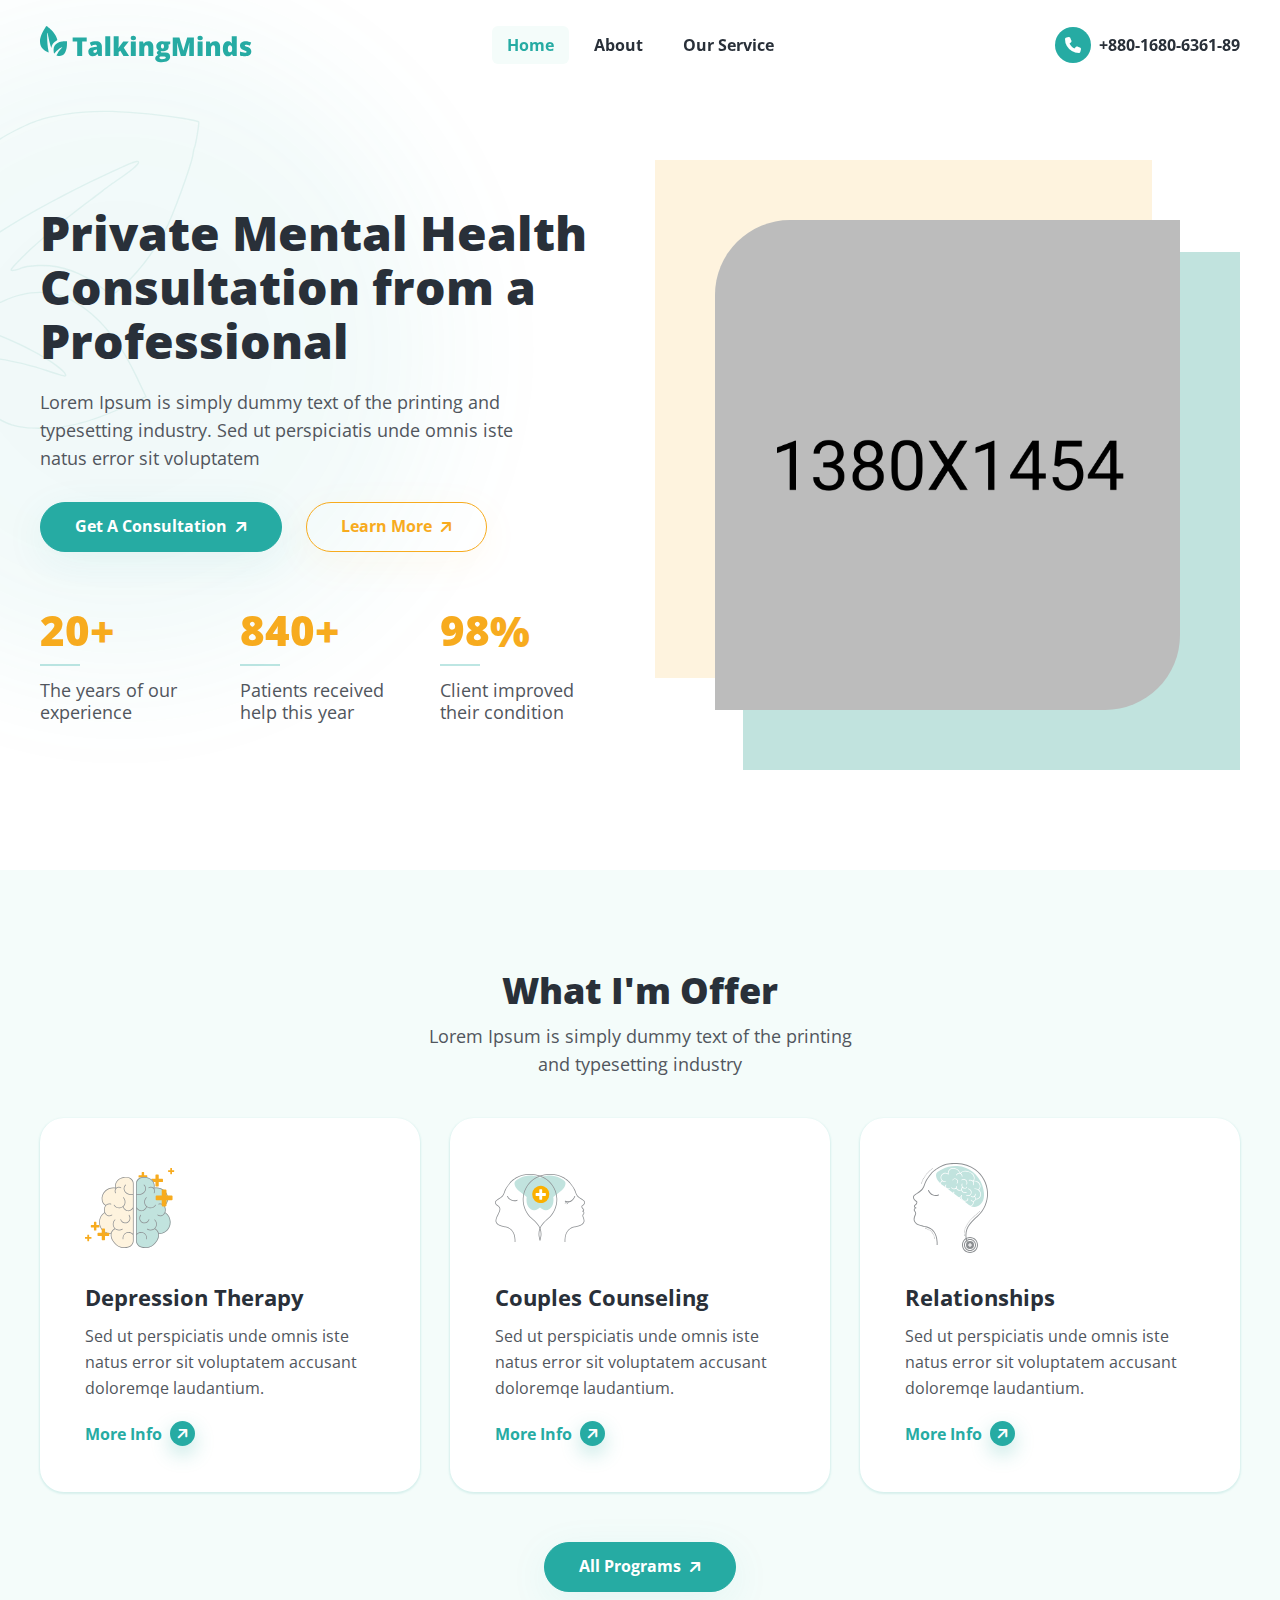
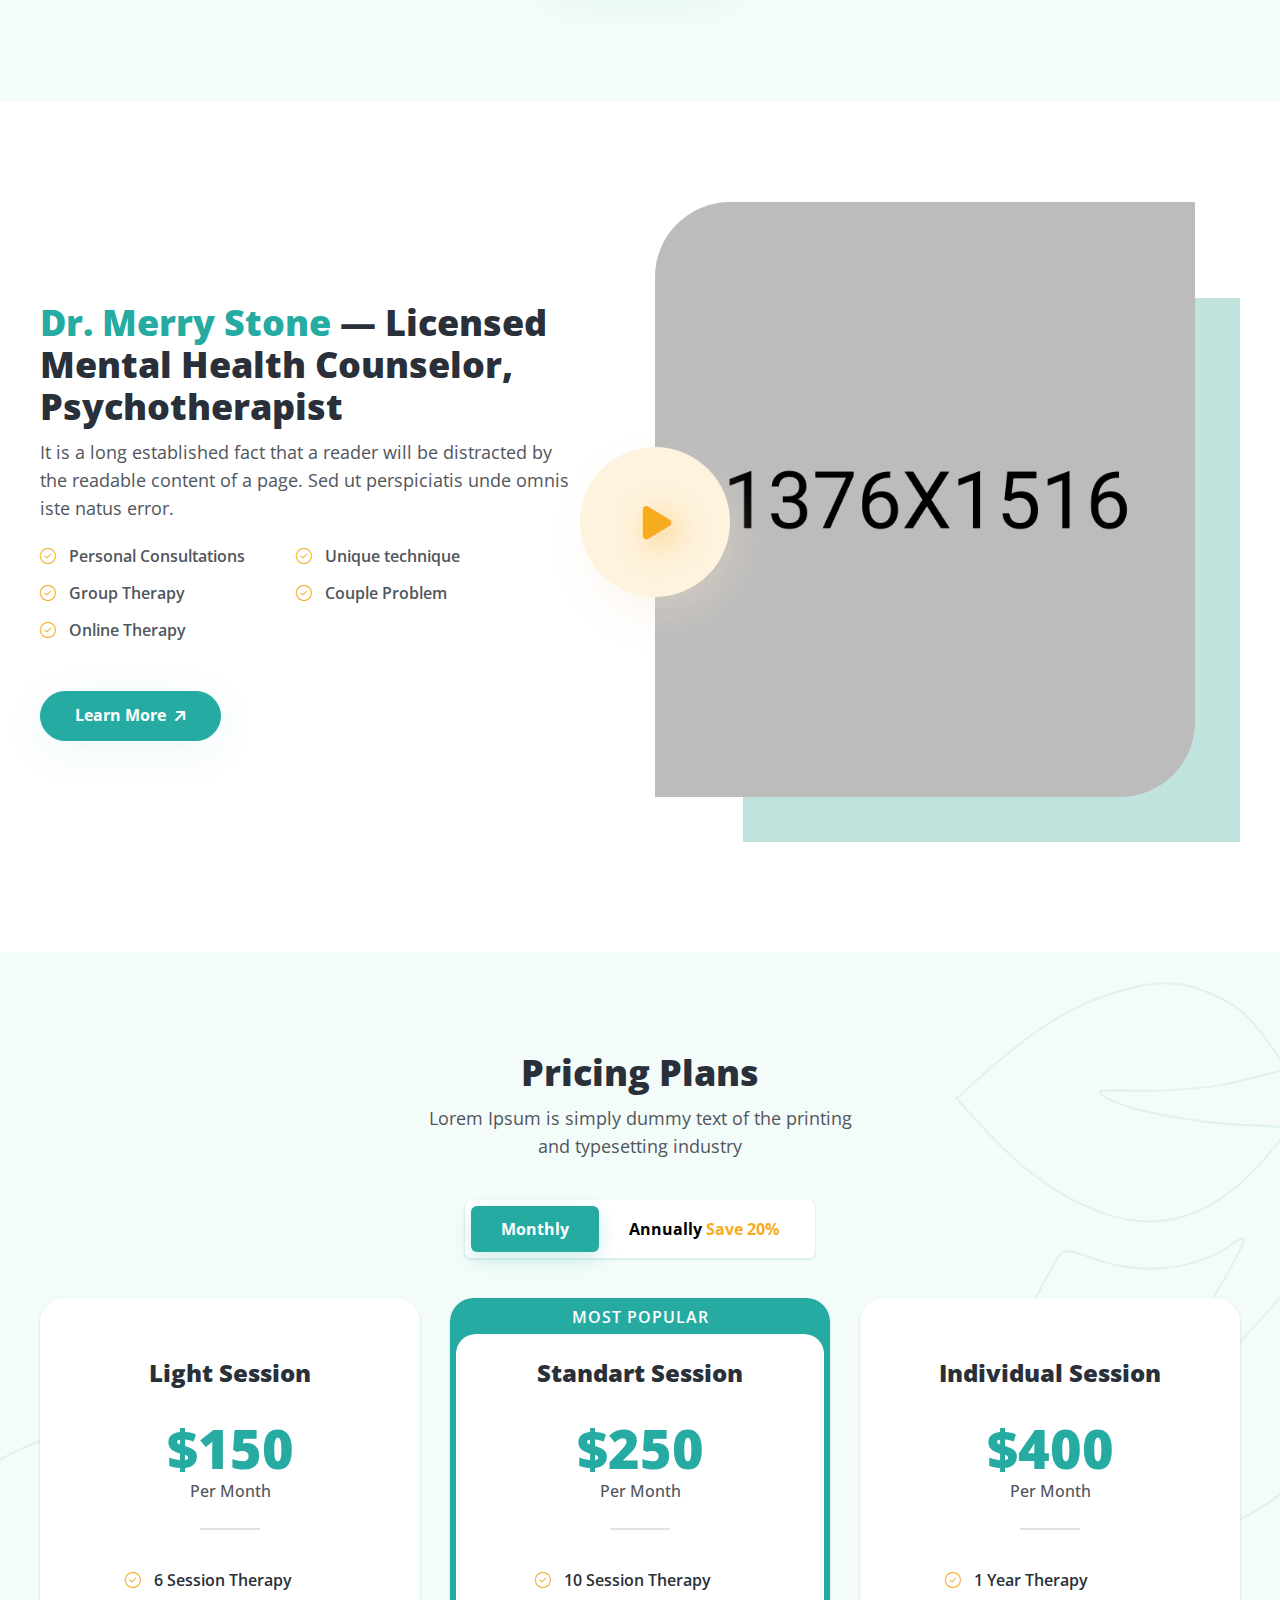
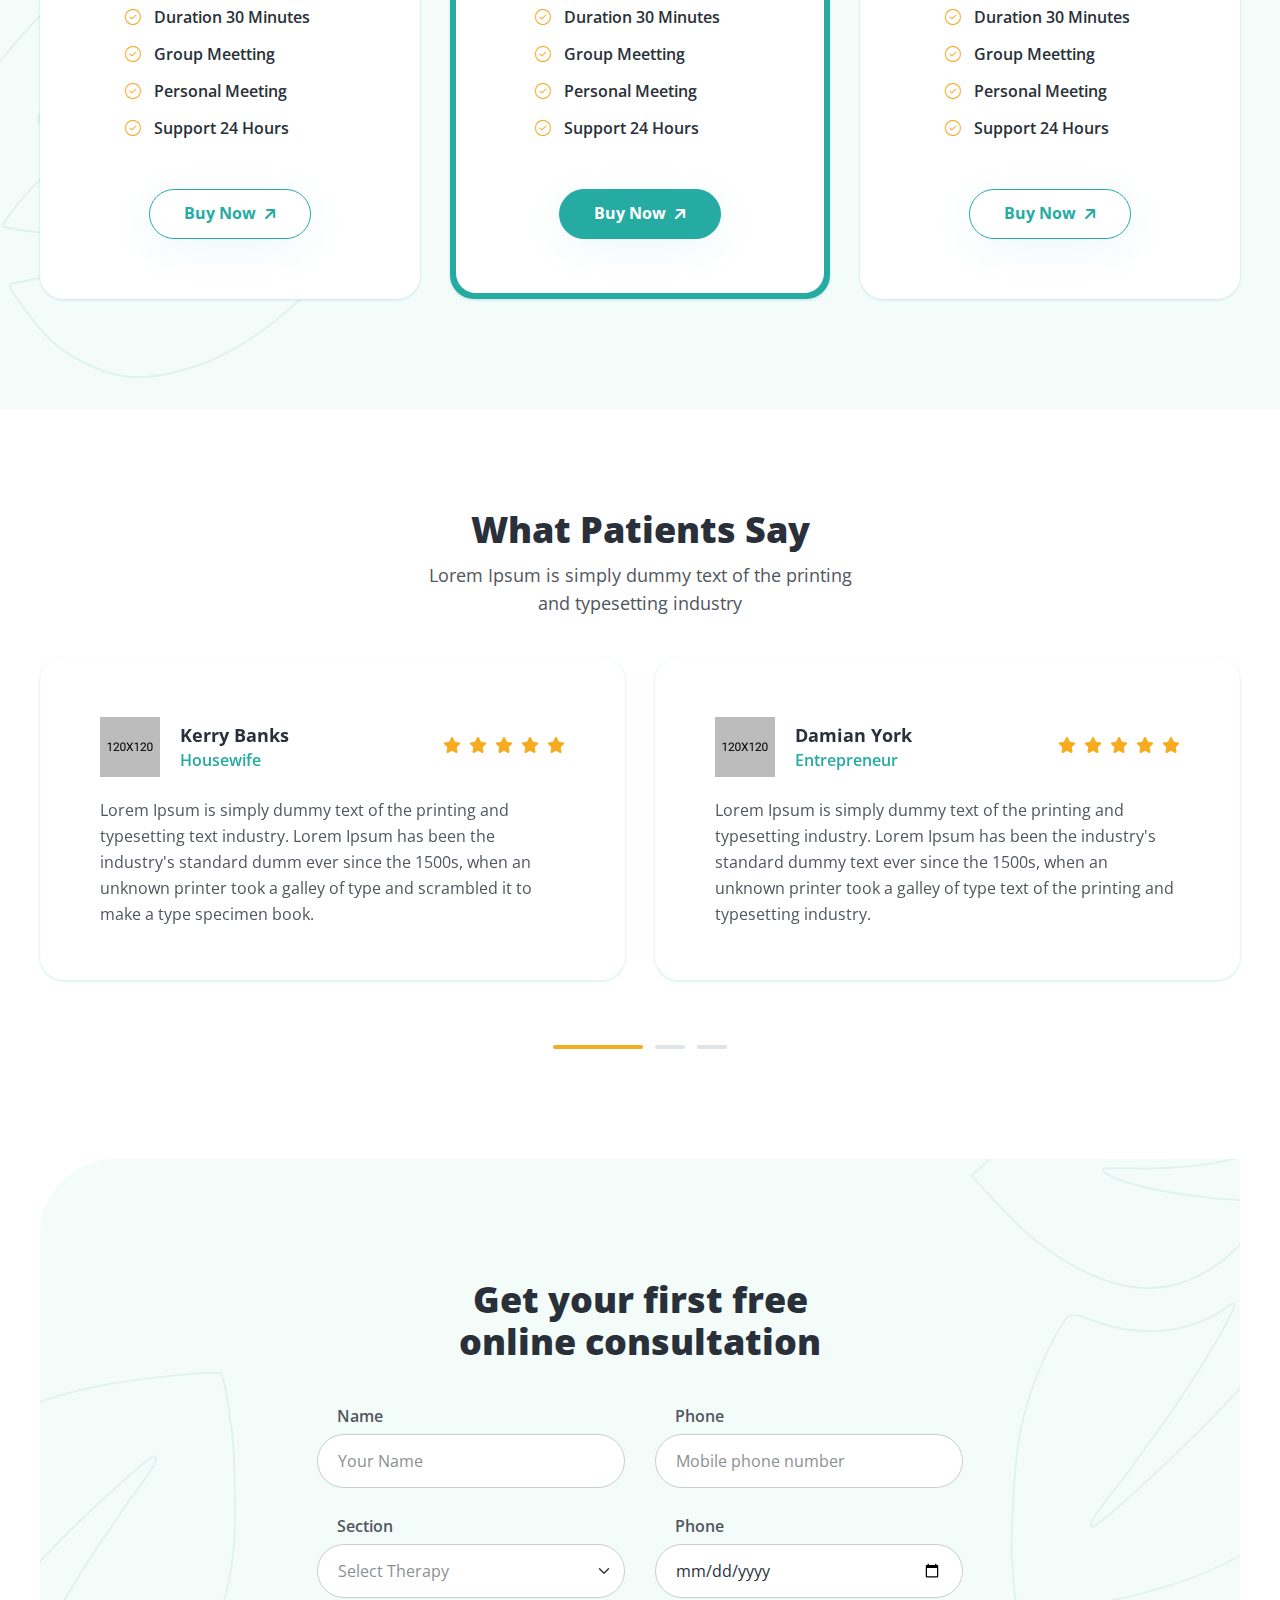
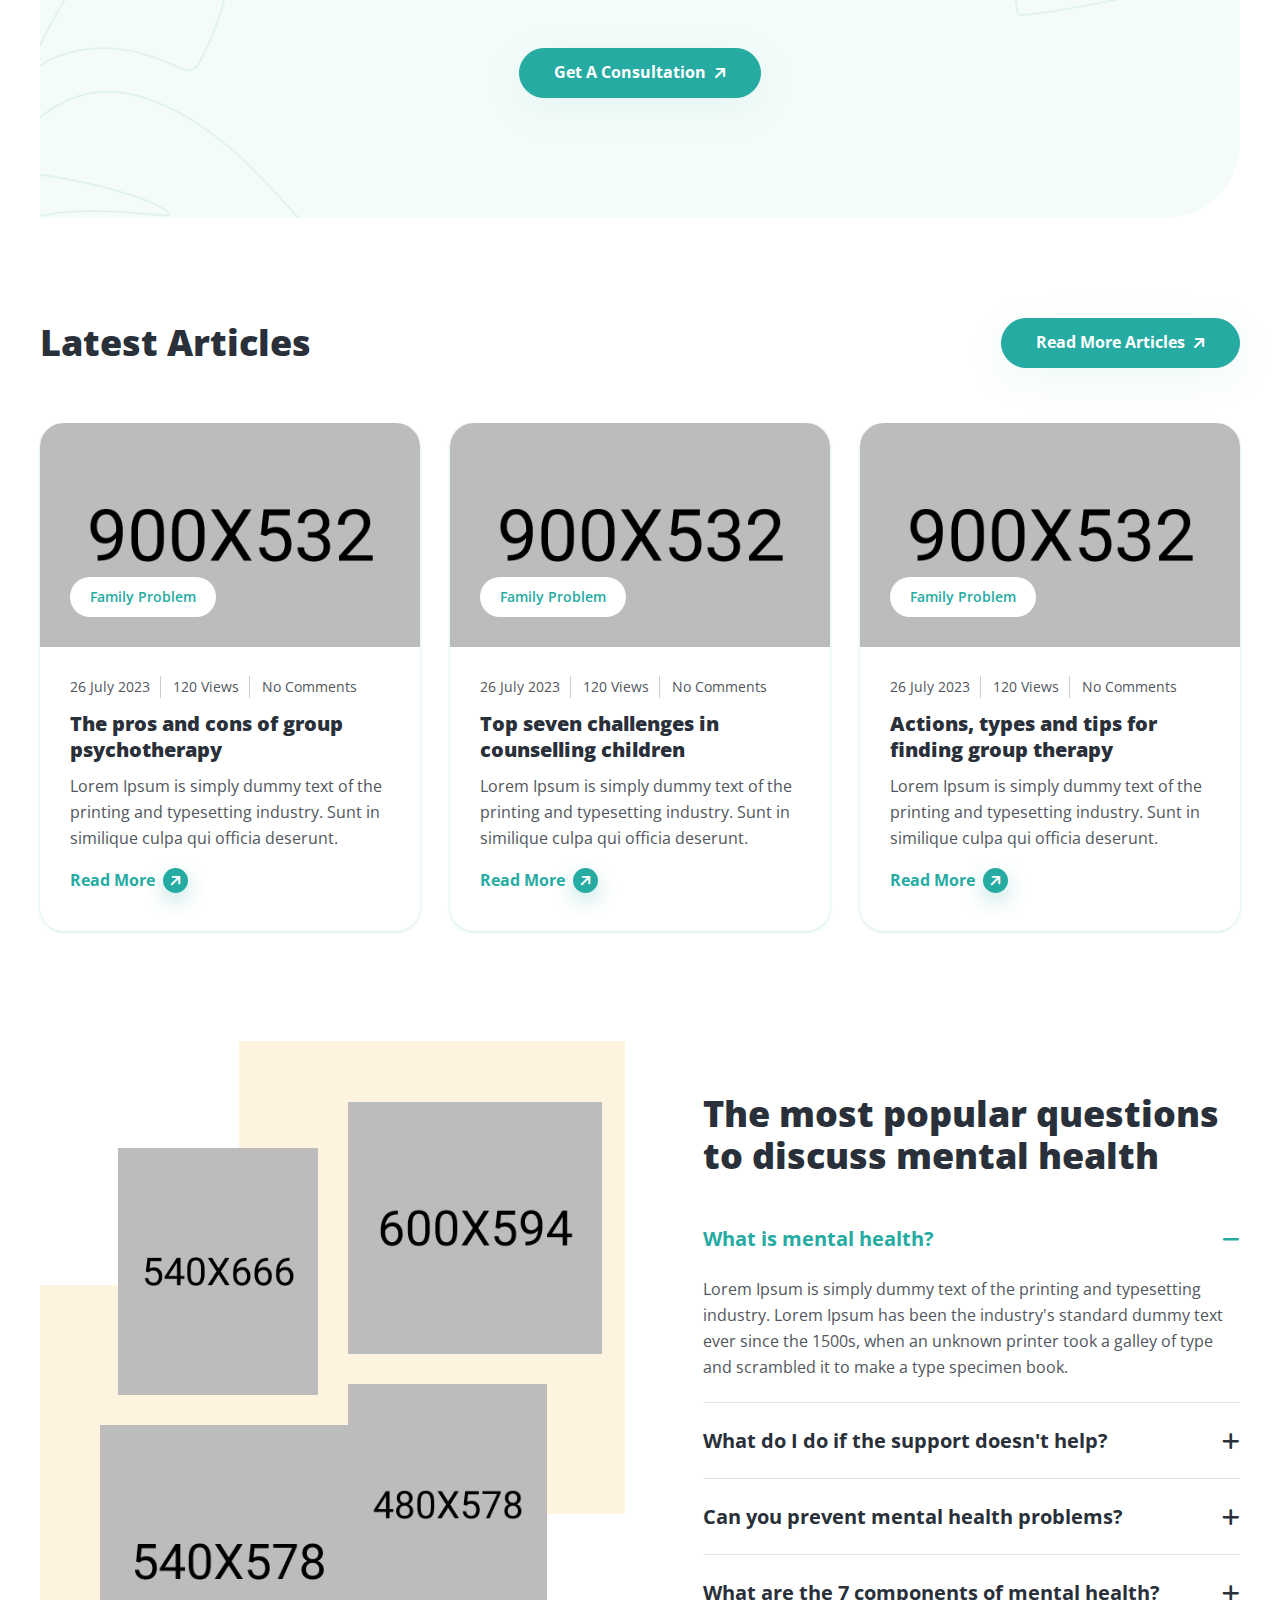
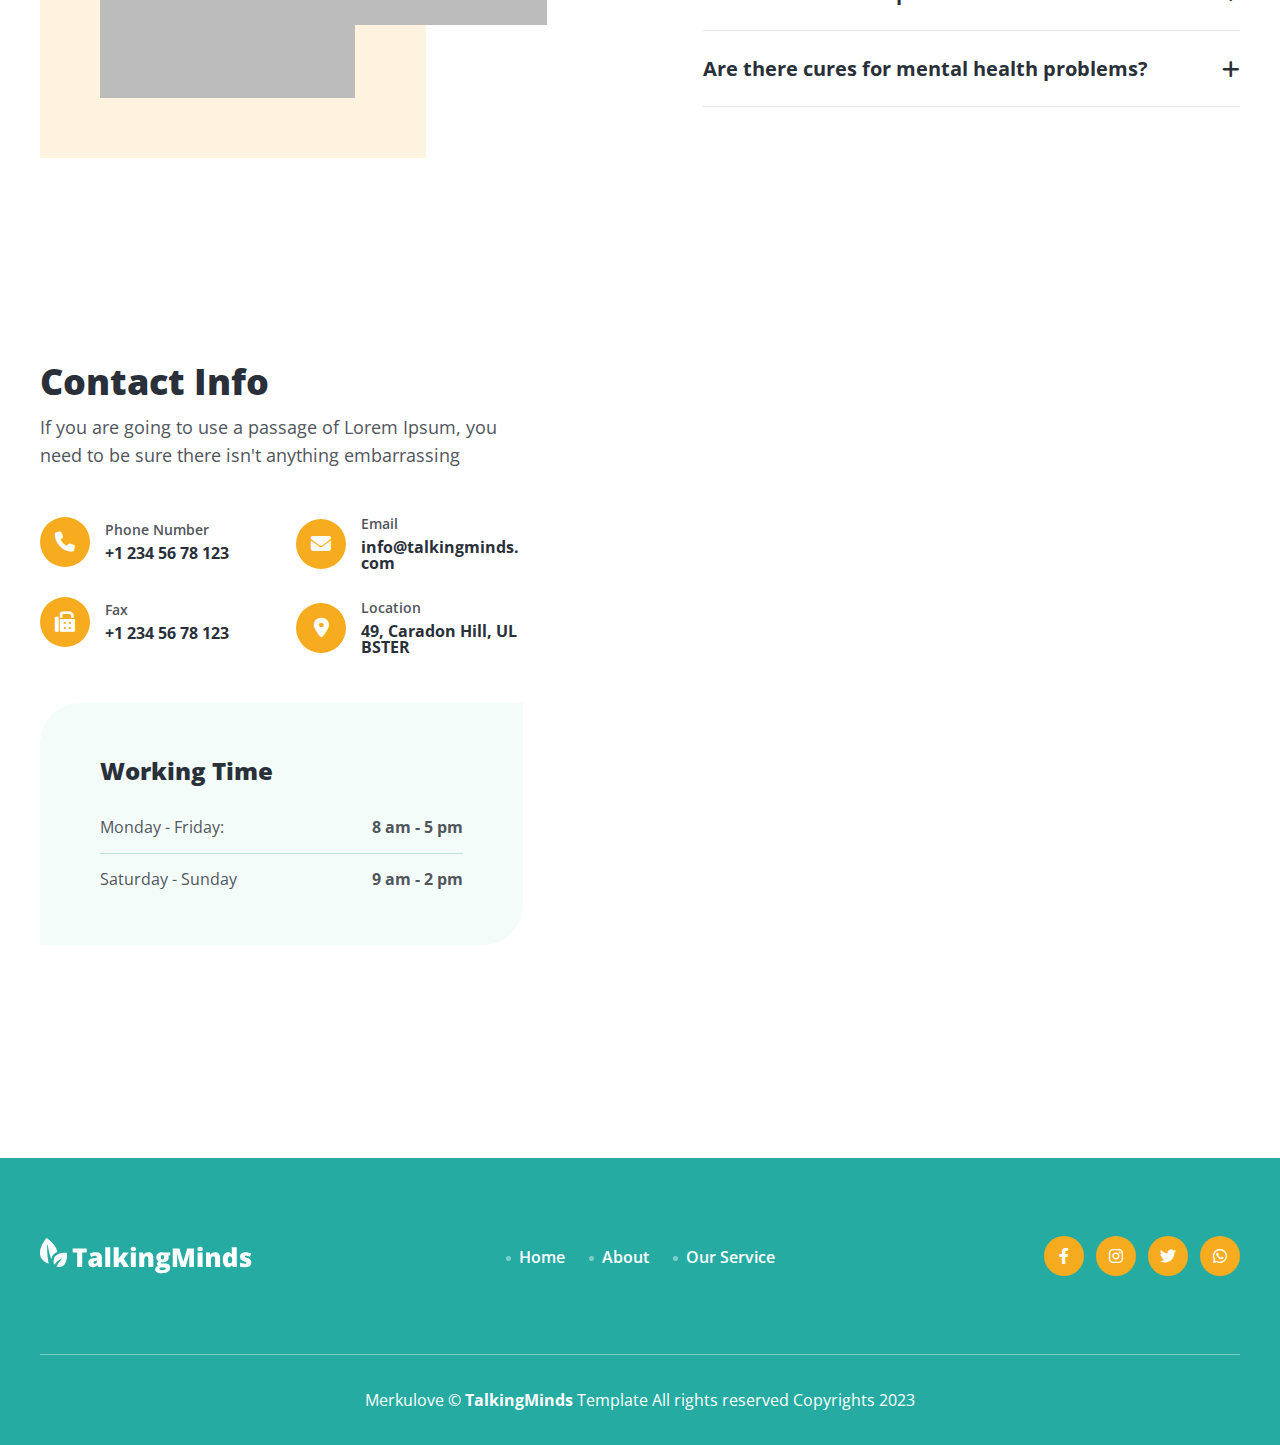
<file: Template/index.html>
<!doctype html>
<html lang="en">

  <head>

    <meta charset="utf-8">
    <meta name="viewport" content="width=device-width, initial-scale=1, shrink-to-fit=no">
    <meta http-equiv="x-ua-compatible" content="ie=edge">

    <link rel="shortcut icon" href="assets/images/site_logo/favourite_icon.svg">

    <!-- Fraimwork - CSS Include -->
    <link rel="stylesheet" type="text/css" href="assets/css/bootstrap.min.css">

    <!-- Icon Font - CSS Include -->
    <link rel="stylesheet" type="text/css" href="assets/css/fontawesome.min.css">

    <!-- Animation - CSS Include -->
    <link rel="stylesheet" type="text/css" href="assets/css/animate.min.css">

    <!-- Cursor - CSS Include -->
    <link rel="stylesheet" type="text/css" href="assets/css/cursor.min.css">

    <!-- Carousel - CSS Include -->
    <link rel="stylesheet" type="text/css" href="assets/css/slick.min.css">
    <link rel="stylesheet" type="text/css" href="assets/css/slick-theme.min.css">

    <!-- Video & Image Popup - CSS Include -->
    <link rel="stylesheet" type="text/css" href="assets/css/magnific-popup.min.css">

    <!-- Counter - CSS Include -->
    <link rel="stylesheet" type="text/css" href="assets/css/odometer.min.css">

    <!-- Custom - CSS Include -->
    <link rel="stylesheet" type="text/css" href="assets/css/style.css">

  </head>


  <body>

    <!-- Body Wrap - Start -->
    <div class="page_wrapper">

      <!-- Back To Top - Start -->
      <div class="backtotop">
        <a href="#" class="scroll">
          <i class="fa-solid fa-arrow-up"></i>
        </a>
      </div>
      <!-- Back To Top - End -->

      <!-- Site Header - Start
      ================================================== -->
      <header class="site_header">
        <div class="container">
          <div class="row align-items-center">
            <div class="col-lg-3 col-5">
              <div class="site_logo">
                <a class="site_link" href="index.html">
                  <img src="assets/images/site_logo/site_logo_primary.svg" alt="Site Logo – Talking Minds – Psychotherapist Site Template">
                </a>
              </div>
            </div>
            <div class="col-lg-6 col-2">
              <nav class="main_menu navbar navbar-expand-lg">
                <div class="main_menu_inner collapse navbar-collapse justify-content-center" id="main_menu_dropdown">
                  <ul class="main_menu_list unordered_list">
                    <li class="active">
                      <a class="nav-link" href="index.html">Home</a>
                    </li>
                    <li>
                      <a class="nav-link" href="about.html">About</a>
                    </li>
                       <li>
                      <a class="nav-link" href="about.html">Our Service</a>
                    </li>
                  
                
                
                  </ul>
                </div>
              </nav>
            </div>
            <div class="col-lg-3 col-5">
              <ul class="header_btns_group unordered_list justify-content-end">
                <li>
                  <button class="mobile_menu_btn" type="button" data-bs-toggle="collapse" data-bs-target="#main_menu_dropdown" aria-expanded="false" aria-label="Toggle navigation">
                    <i class="far fa-bars"></i>
                  </button>
                </li>
                <li>
                  <a class="btn_hotline" href="tel:+8801680636189">
                    <span class="btn_icon">
                      <i class="fa-solid fa-phone"></i>
                    </span>
                    <span class="btn_text">+880-1680-6361-89</span>
                  </a>
                </li>
              </ul>
            </div>
          </div>
        </div>
      </header>
      <!-- Site Header - End
      ================================================== -->

      <!-- Main Body - Start
      ================================================== -->
      <main class="page_content">

        <!-- Hero Section - Start
        ================================================== -->
        <section class="hero_section decoration_wrapper">
          <div class="container">
            <div class="row align-items-center">
              <div class="col-lg-6">
                <div class="hero_content_wrap">
                  <h1 class="heading_text">
                    Private Mental Health Consultation from a Professional
                  </h1>
                  <p class="heading_description">
                    Lorem Ipsum is simply dummy text of the printing and typesetting industry. Sed ut perspiciatis unde omnis iste natus error sit voluptatem
                  </p>
                  <ul class="btns_group unordered_list">
                    <li>
                      <a class="btn btn-primary" href="contact.html">
                        <span class="btn_text" data-text="Get A Consultation">
                          Get A Consultation
                        </span>
                        <span class="btn_icon">
                          <i class="fa-solid fa-arrow-up-right"></i>
                        </span>
                      </a>
                    </li>
                    <li>
                      <a class="btn btn-outline-secondary" href="about.html">
                        <span class="btn_text" data-text="Learn More">
                          Learn More
                        </span>
                        <span class="btn_icon">
                          <i class="fa-solid fa-arrow-up-right"></i>
                        </span>
                      </a>
                    </li>
                  </ul>
                  <ul class="hero_section_counter unordered_list">
                    <li>
                      <div class="counter_item">
                        <div class="counter_value mb-0">
                          <span class="odometer" data-count="20">0</span>
                          <span>+</span>
                        </div>
                        <hr>
                        <p class="counter_description mb-0">
                          The years of our experience
                        </p>
                      </div>
                    </li>
                    <li>
                      <div class="counter_item">
                        <div class="counter_value mb-0">
                          <span class="odometer" data-count="840">0</span>
                          <span>+</span>
                        </div>
                        <hr>
                        <p class="counter_description mb-0">
                          Patients received help this year
                        </p>
                      </div>
                    </li>
                    <li>
                      <div class="counter_item">
                        <div class="counter_value mb-0">
                          <span class="odometer" data-count="98">0</span>
                          <span>%</span>
                        </div>
                        <hr>
                        <p class="counter_description mb-0">
                          Client improved their condition
                        </p>
                      </div>
                    </li>
                  </ul>
                </div>
              </div>
              <div class="col-lg-6">
                <div class="hero_image_wrap">
                  <img src="assets/images/hero/hero_image_1-min.jpg" alt="Talking Minds – Psychotherapist Site Template">
                </div>
              </div>
            </div>
          </div>
          <div class="decoration_item shape_blur_shadow"></div>
          <div class="decoration_item shape_leaf">
            <img src="assets/images/shapes/shape_leaf_left_top.svg" alt="Shape Leaf - Talking Minds - Psychotherapist Site Template">
          </div>
        </section>
        <!-- Hero Section - End
        ================================================== -->

        <!-- Service Section - Start
        ================================================== -->
        <section class="service_section section_space_lg bg_primary_light">
          <div class="container">
            <div class="section_heading text-center">
              <h2 class="section_heading_text">What I'm Offer</h2>
              <p class="section_heading_description mb-0">
                Lorem Ipsum is simply dummy text of the printing and typesetting industry
              </p>
            </div>

            <div class="row justify-content-center">
              <div class="col-lg-4 col-md-6 col-sm-6">
                <div class="service_item">
                  <div class="item_icon">
                    <img src="assets/images/icons/icon_brain.svg" alt="Brain Icon - Talking Minds – Psychotherapist Site Template">
                  </div>
                  <div class="item_contact">
                    <h3 class="item_title">Depression Therapy</h3>
                    <p>
                      Sed ut perspiciatis unde omnis iste natus error sit voluptatem accusant doloremqe laudantium.
                    </p>
                    <a class="btn-link" href="service_details.html">
                      <span class="btn_text">More Info</span>
                      <span class="btn_icon"><i class="fa-solid fa-arrow-up-right"></i></span>
                    </a>
                  </div>
                </div>
              </div>
              <div class="col-lg-4 col-md-6 col-sm-6">
                <div class="service_item">
                  <div class="item_icon">
                    <img src="assets/images/icons/icon_head_double.svg" alt="Head Double Icon - Talking Minds – Psychotherapist Site Template">
                  </div>
                  <div class="item_contact">
                    <h3 class="item_title">Couples Counseling</h3>
                    <p>
                      Sed ut perspiciatis unde omnis iste natus error sit voluptatem accusant doloremqe laudantium.
                    </p>
                    <a class="btn-link" href="service_details.html">
                      <span class="btn_text">More Info</span>
                      <span class="btn_icon"><i class="fa-solid fa-arrow-up-right"></i></span>
                    </a>
                  </div>
                </div>
              </div>
              <div class="col-lg-4 col-md-6 col-sm-6">
                <div class="service_item">
                  <div class="item_icon">
                    <img src="assets/images/icons/icon_head.svg" alt="Brain Icon - Talking Minds – Psychotherapist Site Template">
                  </div>
                  <div class="item_contact">
                    <h3 class="item_title">Relationships</h3>
                    <p>
                      Sed ut perspiciatis unde omnis iste natus error sit voluptatem accusant doloremqe laudantium.
                    </p>
                    <a class="btn-link" href="service_details.html">
                      <span class="btn_text">More Info</span>
                      <span class="btn_icon"><i class="fa-solid fa-arrow-up-right"></i></span>
                    </a>
                  </div>
                </div>
              </div>
            </div>

            <div class="btn_wrap pb-0 text-center">
              <a class="btn btn-primary" href="service.html">
                <span class="btn_text" data-text="All Programs">
                  All Programs
                </span>
                <span class="btn_icon">
                  <i class="fa-solid fa-arrow-up-right"></i>
                </span>
              </a>
            </div>
          </div>
        </section>
        <!-- Service Section - End
        ================================================== -->

        <!-- About Section - Start
        ================================================== -->
        <section class="about_section section_space_lg">
          <div class="container">
            <div class="row align-items-center justify-content-lg-between">
              <div class="col-lg-6 order-lg-last">
                <div class="image_widget">
                  <img src="assets/images/about/about_image_1-min.jpg" alt="About Image - Talking Minds – Psychotherapist Site Template">
                  <div class="image_shape bg_primary_light"></div>
                  <div class="about_video_icon">
                    <a class="video_play_btn popup_video" href="https://www.youtube.com/watch?v=7e90gBu4pas">
                      <i class="fa-duotone fa-play"></i>
                    </a>
                  </div>
                </div>
              </div>
              <div class="col-lg-6">
                <div class="about_content">
                  <div class="section_heading mb-4">
                    <h2 class="section_heading_text">
                      <mark>Dr. Merry Stone</mark> — Licensed Mental Health Counselor, Psychotherapist  
                    </h2>
                    <p class="section_heading_description mb-0 ">
                      It is a long established fact that a reader will be distracted by the readable content of a page. Sed ut perspiciatis unde omnis iste natus error.
                    </p>
                  </div>
                  <div class="row">
                    <div class="col-md-5 col-sm-6">
                      <ul class="info_list unordered_list_block">
                        <li>
                          <span class="info_icon">
                            <i class="fa-light fa-circle-check"></i>
                          </span>
                          <span class="info_text">Personal Consultations</span>
                        </li>
                        <li>
                          <span class="info_icon">
                            <i class="fa-light fa-circle-check"></i>
                          </span>
                          <span class="info_text">Group Therapy</span>
                        </li>
                        <li>
                          <span class="info_icon">
                            <i class="fa-light fa-circle-check"></i>
                          </span>
                          <span class="info_text">Online Therapy</span>
                        </li>
                      </ul>
                    </div>
                    <div class="col-md-5 col-sm-6">
                      <ul class="info_list unordered_list_block">
                        <li>
                          <span class="info_icon">
                            <i class="fa-light fa-circle-check"></i>
                          </span>
                          <span class="info_text">Unique technique</span>
                        </li>
                        <li>
                          <span class="info_icon">
                            <i class="fa-light fa-circle-check"></i>
                          </span>
                          <span class="info_text">Couple Problem</span>
                        </li>
                      </ul>
                    </div>
                  </div>
                  <div class="btn_wrap pb-0">
                    <a class="btn btn-primary" href="about.html">
                      <span class="btn_text" data-text="Learn More">
                        Learn More
                      </span>
                      <span class="btn_icon">
                        <i class="fa-solid fa-arrow-up-right"></i>
                      </span>
                    </a>
                  </div>
                </div>
              </div>
            </div>
          </div>
        </section>
        <!-- About Section - End
        ================================================== -->

        <!-- Pricing Section - Start
        ================================================== -->
        <section class="pricing_section section_space_lg bg_primary_light decoration_wrapper">
          <div class="container">
            <div class="section_heading text-center">
              <h2 class="section_heading_text">Pricing Plans</h2>
              <p class="section_heading_description mb-0 ">
                Lorem Ipsum is simply dummy text of the printing and typesetting industry
              </p>
            </div>

            <div class="pricing_toggle_btn_wrap">
              <button class="pricing_toggle_btn" type="button">
                <span>Monthly</span>
                <span>Annually <mark>Save 20%</mark></span>
              </button>
            </div>

            <div class="row justify-content-center">
              <div class="col-lg-4">
                <div class="pricing_item">
                  <h3 class="pricing_heading">Light Session</h3>
                  <div class="pricing_price_value">
                    <span class="pricing_monthly">$150 <sub>Per Month</sub></span>
                    <span class="pricing_annually">$1,440 <sub>You'll Save $360</sub></span>
                  </div>
                  <hr>
                  <ul class="info_list unordered_list_block">
                    <li>
                      <span class="info_icon">
                        <i class="fa-light fa-circle-check"></i>
                      </span>
                      <span class="info_text">6 Session Therapy</span>
                    </li>
                    <li>
                      <span class="info_icon">
                        <i class="fa-light fa-circle-check"></i>
                      </span>
                      <span class="info_text">Duration 30 Minutes</span>
                    </li>
                    <li>
                      <span class="info_icon">
                        <i class="fa-light fa-circle-check"></i>
                      </span>
                      <span class="info_text">Group Meetting</span>
                    </li>
                    <li>
                      <span class="info_icon">
                        <i class="fa-light fa-circle-check"></i>
                      </span>
                      <span class="info_text">Personal Meeting</span>
                    </li>
                    <li>
                      <span class="info_icon">
                        <i class="fa-light fa-circle-check"></i>
                      </span>
                      <span class="info_text">Support 24 Hours</span>
                    </li>
                  </ul>
                  <div class="btn_wrap pb-0 text-center">
                    <a class="btn btn-outline-primary" href="#!">
                      <span class="btn_text" data-text="Buy Now">
                        Buy Now
                      </span>
                      <span class="btn_icon">
                        <i class="fa-solid fa-arrow-up-right"></i>
                      </span>
                    </a>
                  </div>
                </div>
              </div>
              <div class="col-lg-4">
                <div class="pricing_item">
                  <h3 class="badge_popular">Most Popular</h3>
                  <h4 class="pricing_heading">Standart Session</h4>
                  <div class="pricing_price_value">
                    <span class="pricing_monthly">$250 <sub>Per Month</sub></span>
                    <span class="pricing_annually">$2,400 <sub>You'll Save $600</sub></span>
                  </div>
                  <hr>
                  <ul class="info_list unordered_list_block">
                    <li>
                      <span class="info_icon">
                        <i class="fa-light fa-circle-check"></i>
                      </span>
                      <span class="info_text">10 Session Therapy</span>
                    </li>
                    <li>
                      <span class="info_icon">
                        <i class="fa-light fa-circle-check"></i>
                      </span>
                      <span class="info_text">Duration 30 Minutes</span>
                    </li>
                    <li>
                      <span class="info_icon">
                        <i class="fa-light fa-circle-check"></i>
                      </span>
                      <span class="info_text">Group Meetting</span>
                    </li>
                    <li>
                      <span class="info_icon">
                        <i class="fa-light fa-circle-check"></i>
                      </span>
                      <span class="info_text">Personal Meeting</span>
                    </li>
                    <li>
                      <span class="info_icon">
                        <i class="fa-light fa-circle-check"></i>
                      </span>
                      <span class="info_text">Support 24 Hours</span>
                    </li>
                  </ul>
                  <div class="btn_wrap pb-0 text-center">
                    <a class="btn btn-primary" href="#!">
                      <span class="btn_text" data-text="Buy Now">
                        Buy Now
                      </span>
                      <span class="btn_icon">
                        <i class="fa-solid fa-arrow-up-right"></i>
                      </span>
                    </a>
                  </div>
                </div>
              </div>
              <div class="col-lg-4">
                <div class="pricing_item">
                  <h3 class="pricing_heading">Individual Session</h3>
                  <div class="pricing_price_value">
                    <span class="pricing_monthly">$400 <sub>Per Month</sub></span>
                    <span class="pricing_annually">$3,840 <sub>You'll Save $960</sub></span>
                  </div>
                  <hr>
                  <ul class="info_list unordered_list_block">
                    <li>
                      <span class="info_icon">
                        <i class="fa-light fa-circle-check"></i>
                      </span>
                      <span class="info_text">1 Year Therapy</span>
                    </li>
                    <li>
                      <span class="info_icon">
                        <i class="fa-light fa-circle-check"></i>
                      </span>
                      <span class="info_text">Duration 30 Minutes</span>
                    </li>
                    <li>
                      <span class="info_icon">
                        <i class="fa-light fa-circle-check"></i>
                      </span>
                      <span class="info_text">Group Meetting</span>
                    </li>
                    <li>
                      <span class="info_icon">
                        <i class="fa-light fa-circle-check"></i>
                      </span>
                      <span class="info_text">Personal Meeting</span>
                    </li>
                    <li>
                      <span class="info_icon">
                        <i class="fa-light fa-circle-check"></i>
                      </span>
                      <span class="info_text">Support 24 Hours</span>
                    </li>
                  </ul>
                  <div class="btn_wrap pb-0 text-center">
                    <a class="btn btn-outline-primary" href="#!">
                      <span class="btn_text" data-text="Buy Now">
                        Buy Now
                      </span>
                      <span class="btn_icon">
                        <i class="fa-solid fa-arrow-up-right"></i>
                      </span>
                    </a>
                  </div>
                </div>
              </div>
            </div>
          </div>

          <div class="decoration_item shape_leaf_1">
            <img src="assets/images/shapes/shape_leaf_right_top.svg" alt="Shape Leaf - Talking Minds - Psychotherapist Site Template">
          </div>
          <div class="decoration_item shape_leaf_2">
            <img src="assets/images/shapes/shape_leaf_left_bottom.svg" alt="Shape Leaf - Talking Minds - Psychotherapist Site Template">
          </div>
        </section>
        <!-- Pricing Section - End
        ================================================== -->

        <!-- Testimonial Section - Start
        ================================================== -->
        <section class="testimonial_section section_space_lg">
          <div class="container">
            <div class="section_heading text-center">
              <h2 class="section_heading_text">What Patients Say</h2>
              <p class="section_heading_description mb-0">
                Lorem Ipsum is simply dummy text of the printing and typesetting industry
              </p>
            </div>

            <div class="testimonial_carousel">
              <div class="carousel_2col row" data-slick='{"arrows":false}'>
                <div class="carousel_item col-">
                  <div class="testimonial_item">
                    <ul class="rating_star unordered_list">
                      <li><i class="fa-solid fa-star"></i></li>
                      <li><i class="fa-solid fa-star"></i></li>
                      <li><i class="fa-solid fa-star"></i></li>
                      <li><i class="fa-solid fa-star"></i></li>
                      <li><i class="fa-solid fa-star"></i></li>
                    </ul>
                    <div class="author_box">
                      <div class="author_box_image">
                        <img src="assets/images/meta/author_image_1.png" alt="Reviewer Image - Talking Minds - Psychotherapist Site Template">
                      </div>
                      <div class="author_box_content">
                        <h3 class="author_box_name">Kerry Banks</h3>
                        <span class="author_box_designation">Housewife</span>
                      </div>
                    </div>
                    <p class="mb-0">
                      Lorem Ipsum is simply dummy text of the printing and typesetting text industry. Lorem Ipsum has been the industry's standard dumm ever since the 1500s, when an unknown printer took a galley of type and scrambled it to make a type specimen book. 
                    </p>
                  </div>
                </div>
                <div class="carousel_item col-">
                  <div class="testimonial_item">
                    <ul class="rating_star unordered_list">
                      <li><i class="fa-solid fa-star"></i></li>
                      <li><i class="fa-solid fa-star"></i></li>
                      <li><i class="fa-solid fa-star"></i></li>
                      <li><i class="fa-solid fa-star"></i></li>
                      <li><i class="fa-solid fa-star"></i></li>
                    </ul>
                    <div class="author_box">
                      <div class="author_box_image">
                        <img src="assets/images/meta/author_image_1.png" alt="Reviewer Image - Talking Minds - Psychotherapist Site Template">
                      </div>
                      <div class="author_box_content">
                        <h3 class="author_box_name">Damian York</h3>
                        <span class="author_box_designation">Entrepreneur</span>
                      </div>
                    </div>
                    <p class="mb-0">
                      Lorem Ipsum is simply dummy text of the printing and typesetting industry. Lorem Ipsum has been the industry's standard dummy text ever since the 1500s, when an unknown printer took a galley of type text of the printing and typesetting industry.
                    </p>
                  </div>
                </div>
                <div class="carousel_item col-">
                  <div class="testimonial_item">
                    <ul class="rating_star unordered_list">
                      <li><i class="fa-solid fa-star"></i></li>
                      <li><i class="fa-solid fa-star"></i></li>
                      <li><i class="fa-solid fa-star"></i></li>
                      <li><i class="fa-solid fa-star"></i></li>
                      <li><i class="fa-solid fa-star"></i></li>
                    </ul>
                    <div class="author_box">
                      <div class="author_box_image">
                        <img src="assets/images/meta/author_image_1.png" alt="Reviewer Image - Talking Minds - Psychotherapist Site Template">
                      </div>
                      <div class="author_box_content">
                        <h3 class="author_box_name">Kerry Banks</h3>
                        <span class="author_box_designation">Housewife</span>
                      </div>
                    </div>
                    <p class="mb-0">
                      Lorem Ipsum is simply dummy text of the printing and typesetting text industry. Lorem Ipsum has been the industry's standard dumm ever since the 1500s, when an unknown printer took a galley of type and scrambled it to make a type specimen book. 
                    </p>
                  </div>
                </div>
                <div class="carousel_item col-">
                  <div class="testimonial_item">
                    <ul class="rating_star unordered_list">
                      <li><i class="fa-solid fa-star"></i></li>
                      <li><i class="fa-solid fa-star"></i></li>
                      <li><i class="fa-solid fa-star"></i></li>
                      <li><i class="fa-solid fa-star"></i></li>
                      <li><i class="fa-solid fa-star"></i></li>
                    </ul>
                    <div class="author_box">
                      <div class="author_box_image">
                        <img src="assets/images/meta/author_image_1.png" alt="Reviewer Image - Talking Minds - Psychotherapist Site Template">
                      </div>
                      <div class="author_box_content">
                        <h3 class="author_box_name">Damian York</h3>
                        <span class="author_box_designation">Entrepreneur</span>
                      </div>
                    </div>
                    <p class="mb-0">
                      Lorem Ipsum is simply dummy text of the printing and typesetting industry. Lorem Ipsum has been the industry's standard dummy text ever since the 1500s, when an unknown printer took a galley of type text of the printing and typesetting industry.
                    </p>
                  </div>
                </div>
                <div class="carousel_item col-">
                  <div class="testimonial_item">
                    <ul class="rating_star unordered_list">
                      <li><i class="fa-solid fa-star"></i></li>
                      <li><i class="fa-solid fa-star"></i></li>
                      <li><i class="fa-solid fa-star"></i></li>
                      <li><i class="fa-solid fa-star"></i></li>
                      <li><i class="fa-solid fa-star"></i></li>
                    </ul>
                    <div class="author_box">
                      <div class="author_box_image">
                        <img src="assets/images/meta/author_image_1.png" alt="Reviewer Image - Talking Minds - Psychotherapist Site Template">
                      </div>
                      <div class="author_box_content">
                        <h3 class="author_box_name">Kerry Banks</h3>
                        <span class="author_box_designation">Housewife</span>
                      </div>
                    </div>
                    <p class="mb-0">
                      Lorem Ipsum is simply dummy text of the printing and typesetting text industry. Lorem Ipsum has been the industry's standard dumm ever since the 1500s, when an unknown printer took a galley of type and scrambled it to make a type specimen book. 
                    </p>
                  </div>
                </div>
                <div class="carousel_item col-">
                  <div class="testimonial_item">
                    <ul class="rating_star unordered_list">
                      <li><i class="fa-solid fa-star"></i></li>
                      <li><i class="fa-solid fa-star"></i></li>
                      <li><i class="fa-solid fa-star"></i></li>
                      <li><i class="fa-solid fa-star"></i></li>
                      <li><i class="fa-solid fa-star"></i></li>
                    </ul>
                    <div class="author_box">
                      <div class="author_box_image">
                        <img src="assets/images/meta/author_image_1.png" alt="Reviewer Image - Talking Minds - Psychotherapist Site Template">
                      </div>
                      <div class="author_box_content">
                        <h3 class="author_box_name">Damian York</h3>
                        <span class="author_box_designation">Entrepreneur</span>
                      </div>
                    </div>
                    <p class="mb-0">
                      Lorem Ipsum is simply dummy text of the printing and typesetting industry. Lorem Ipsum has been the industry's standard dummy text ever since the 1500s, when an unknown printer took a galley of type text of the printing and typesetting industry.
                    </p>
                  </div>
                </div>
              </div>
            </div>
          </div>
        </section>
        <!-- Testimonial Section - End
        ================================================== -->

        <!-- Consultation Section - Start
        ================================================== -->
        <section class="consultation_section">
          <div class="container">
            <div class="consultation_form bg_primary_light decoration_wrapper">
              <div class="section_heading text-center">
                <h2 class="section_heading_text mb-0">
                  <span class="d-md-block">Get your first free</span> online consultation 
                </h2>
              </div>
              <div class="row justify-content-center">
                <div class="col-lg-4">
                </div>
              </div>
              <div class="row justify-content-center">
                <div class="col-lg-7">
                  <div class="row">
                    <div class="col-md-6">
                      <div class="form-group">
                        <label for="input_name">Name</label>
                        <input id="input_name" class="form-control" type="text" name="name" placeholder="Your Name">
                      </div>
                    </div>
                    <div class="col-md-6">
                      <div class="form-group">
                        <label for="input_phone">Phone</label>
                        <input id="input_phone" class="form-control" type="tel" name="phone" placeholder="Mobile phone number">
                      </div>
                    </div>
                    <div class="col-md-6">
                      <div class="form-group">
                        <label for="select_therapy">Section</label>
                        <select id="select_therapy" class="form-select" aria-label="Therapy Select Options">
                          <option selected>Select Therapy</option>
                          <option value="Therapy One">Therapy One</option>
                          <option value="Therapy Two">Therapy Two</option>
                          <option value="Therapy Three">Therapy Three</option>
                        </select>
                      </div>
                    </div>
                    <div class="col-md-6">
                      <div class="form-group">
                        <label for="input_calendar">Phone</label>
                        <input id="input_calendar" class="form-control" type="date" name="date">
                      </div>
                    </div>
                  </div>
                  <div class="btn_wrap pb-0 text-center">
                    <button type="submit" class="btn btn-primary">
                      <span class="btn_text" data-text="Get A Consultation">
                        Get A Consultation
                      </span>
                      <span class="btn_icon">
                        <i class="fa-solid fa-arrow-up-right"></i>
                      </span>
                    </button>
                  </div>
                </div>
              </div>
              <div class="decoration_item shape_leaf_1">
                <img src="assets/images/shapes/shape_leaf_right_top.svg" alt="Shape Leaf - Talking Minds - Psychotherapist Site Template">
              </div>
              <div class="decoration_item shape_leaf_2">
                <img src="assets/images/shapes/shape_leaf_left_bottom.svg" alt="Shape Leaf - Talking Minds - Psychotherapist Site Template">
              </div>
            </div>
          </div>
        </section>
        <!-- Consultation Section - End
        ================================================== -->

        <!-- Blog Section - Start
        ================================================== -->
        <section class="blog_section section_space_lg">
          <div class="container">
            <div class="section_heading">
              <div class="row align-items-center">
                <div class="col-md-6">
                  <h2 class="section_heading_text mb-0">Latest Articles</h2>
                </div>
                <div class="col-md-6 d-none d-md-flex justify-content-end">
                  <a class="btn btn-primary" href="blog.html">
                    <span class="btn_text" data-text="Read More Articles">
                      Read More Articles
                    </span>
                    <span class="btn_icon">
                      <i class="fa-solid fa-arrow-up-right"></i>
                    </span>
                  </a>
                </div>
              </div>
            </div>

            <div class="row justify-content-center">
              <div class="col-lg-4 col-md-6 col-sm-6">
                <div class="blog_item">
                  <div class="blog_image">
                    <a class="blog_image_wrap" href="blog_details.html">
                      <img src="assets/images/blogs/blog_image_1-min.jpg" alt="Talking Minds - The pros and cons of group psychotherapy">
                    </a>
                  </div>
                  <div class="blog_content">
                    <ul class="post_category unordered_list">
                      <li><a href="#!">Family Problem</a></li>
                    </ul>
                    <ul class="post_meta unordered_list">
                      <li>26 July 2023</li>
                      <li><a href="#!">120 Views</a></li>
                      <li><a href="#!">No Comments</a></li>
                    </ul>
                    <h3 class="item_title">
                      <a href="blog_details.html">
                        The pros and cons of group psychotherapy
                      </a>
                    </h3>
                    <p>
                      Lorem Ipsum is simply dummy text of the printing and typesetting industry. Sunt in similique  culpa qui officia deserunt.
                    </p>
                    <a class="btn-link" href="blog_details.html">
                      <span class="btn_text">Read More</span>
                      <span class="btn_icon"><i class="fa-solid fa-arrow-up-right"></i></span>
                    </a>
                  </div>
                </div>
              </div>
              <div class="col-lg-4 col-md-6 col-sm-6">
                <div class="blog_item">
                  <div class="blog_image">
                    <a class="blog_image_wrap" href="blog_details.html">
                      <img src="assets/images/blogs/blog_image_2-min.jpg" alt="Talking Minds - Top seven challenges in counselling children">
                    </a>
                  </div>
                  <div class="blog_content">
                    <ul class="post_category unordered_list">
                      <li><a href="#!">Family Problem</a></li>
                    </ul>
                    <ul class="post_meta unordered_list">
                      <li>26 July 2023</li>
                      <li><a href="#!">120 Views</a></li>
                      <li><a href="#!">No Comments</a></li>
                    </ul>
                    <h3 class="item_title">
                      <a href="blog_details.html">
                        Top seven challenges in counselling children
                      </a>
                    </h3>
                    <p>
                      Lorem Ipsum is simply dummy text of the printing and typesetting industry. Sunt in similique  culpa qui officia deserunt.
                    </p>
                    <a class="btn-link" href="blog_details.html">
                      <span class="btn_text">Read More</span>
                      <span class="btn_icon"><i class="fa-solid fa-arrow-up-right"></i></span>
                    </a>
                  </div>
                </div>
              </div>
              <div class="col-lg-4 col-md-6 col-sm-6">
                <div class="blog_item">
                  <div class="blog_image">
                    <a class="blog_image_wrap" href="blog_details.html">
                      <img src="assets/images/blogs/blog_image_3-min.jpg" alt="Talking Minds - Actions, types and tips for finding group therapy">
                    </a>
                  </div>
                  <div class="blog_content">
                    <ul class="post_category unordered_list">
                      <li><a href="#!">Family Problem</a></li>
                    </ul>
                    <ul class="post_meta unordered_list">
                      <li>26 July 2023</li>
                      <li><a href="#!">120 Views</a></li>
                      <li><a href="#!">No Comments</a></li>
                    </ul>
                    <h3 class="item_title">
                      <a href="blog_details.html">
                        Actions, types and tips for finding group therapy
                      </a>
                    </h3>
                    <p>
                      Lorem Ipsum is simply dummy text of the printing and typesetting industry. Sunt in similique  culpa qui officia deserunt.
                    </p>
                    <a class="btn-link" href="blog_details.html">
                      <span class="btn_text">Read More</span>
                      <span class="btn_icon"><i class="fa-solid fa-arrow-up-right"></i></span>
                    </a>
                  </div>
                </div>
              </div>
            </div>

            <div class="btn_wrap pb-0 text-center d-md-none d-block">
              <a class="btn btn-primary" href="blog.html">
                <span class="btn_text" data-text="Read More Articles">
                  Read More Articles
                </span>
                <span class="btn_icon">
                  <i class="fa-solid fa-arrow-up-right"></i>
                </span>
              </a>
            </div>
          </div>
        </section>
        <!-- Blog Section - End
        ================================================== -->

        <!-- FAQ Section - Start
        ================================================== -->
        <section class="faq_section">
          <div class="container">
            <div class="row align-items-center">
              <div class="col-lg-6">
                <div class="images_group_widget">
                  <ul class="unordered_list">
                    <li>
                      <img src="assets/images/about/about_image_2-min.png" alt="Talking Minds - Psychotherapist Site Template">
                      <img src="assets/images/about/about_image_4-min.png" alt="Talking Minds - Psychotherapist Site Template">
                    </li>
                    <li>
                      <img src="assets/images/about/about_image_3-min.png" alt="Talking Minds - Psychotherapist Site Template">
                      <img src="assets/images/about/about_image_5-min.png" alt="Talking Minds - Psychotherapist Site Template">
                    </li>
                  </ul>
                </div>
              </div>
              <div class="col-lg-6">
                <div class="ps-lg-5">
                  <div class="section_heading mb-lg-4 mb-2">
                    <h2 class="section_heading_text mb-0">
                      The most popular questions to discuss mental health
                    </h2>
                  </div>
                  <div class="accordion" id="faq_accordion">
                    <div class="accordion-item">
                      <div class="accordion-header" id="heading_one">
                        <button class="accordion-button" type="button" data-bs-toggle="collapse" data-bs-target="#collapse_one" aria-expanded="true" aria-controls="collapse_one">
                          What is mental health?
                        </button>
                      </div>
                      <div id="collapse_one" class="accordion-collapse collapse show" aria-labelledby="heading_one" data-bs-parent="#faq_accordion">
                        <div class="accordion-body">
                          <p class="m-0">
                            Lorem Ipsum is simply dummy text of the printing and typesetting industry. Lorem Ipsum has been the industry's standard dummy text ever since the 1500s, when an unknown printer took a galley of type and scrambled it to make a type specimen book. 
                          </p>
                        </div>
                      </div>
                    </div>
                    <div class="accordion-item">
                      <div class="accordion-header" id="heading_two">
                        <button class="accordion-button collapsed" type="button" data-bs-toggle="collapse" data-bs-target="#collapse_two" aria-expanded="false" aria-controls="collapse_two">
                          What do I do if the support doesn't help?
                        </button>
                      </div>
                      <div id="collapse_two" class="accordion-collapse collapse" aria-labelledby="heading_two" data-bs-parent="#faq_accordion">
                        <div class="accordion-body">
                          <p class="m-0">
                            Lorem Ipsum is simply dummy text of the printing and typesetting industry. Lorem Ipsum has been the industry's standard dummy text ever since the 1500s, when an unknown printer took a galley of type and scrambled it to make a type specimen book. 
                          </p>
                        </div>
                      </div>
                    </div>
                    <div class="accordion-item">
                      <div class="accordion-header" id="heading_three">
                        <button class="accordion-button collapsed" type="button" data-bs-toggle="collapse" data-bs-target="#collapse_three" aria-expanded="false" aria-controls="collapse_three">
                          Can you prevent mental health problems? 
                        </button>
                      </div>
                      <div id="collapse_three" class="accordion-collapse collapse" aria-labelledby="heading_three" data-bs-parent="#faq_accordion">
                        <div class="accordion-body">
                          <p class="m-0">
                            Lorem Ipsum is simply dummy text of the printing and typesetting industry. Lorem Ipsum has been the industry's standard dummy text ever since the 1500s, when an unknown printer took a galley of type and scrambled it to make a type specimen book. 
                          </p>
                        </div>
                      </div>
                    </div>
                    <div class="accordion-item">
                      <div class="accordion-header" id="heading_four">
                        <button class="accordion-button collapsed" type="button" data-bs-toggle="collapse" data-bs-target="#collapse_four" aria-expanded="false" aria-controls="collapse_four">
                          What are the 7 components of mental health?
                        </button>
                      </div>
                      <div id="collapse_four" class="accordion-collapse collapse" aria-labelledby="heading_four" data-bs-parent="#faq_accordion">
                        <div class="accordion-body">
                          <p class="m-0">
                            Lorem Ipsum is simply dummy text of the printing and typesetting industry. Lorem Ipsum has been the industry's standard dummy text ever since the 1500s, when an unknown printer took a galley of type and scrambled it to make a type specimen book. 
                          </p>
                        </div>
                      </div>
                    </div>
                    <div class="accordion-item">
                      <div class="accordion-header" id="heading_five">
                        <button class="accordion-button collapsed" type="button" data-bs-toggle="collapse" data-bs-target="#collapse_five" aria-expanded="false" aria-controls="collapse_five">
                          Are there cures for mental health problems?
                        </button>
                      </div>
                      <div id="collapse_five" class="accordion-collapse collapse" aria-labelledby="heading_five" data-bs-parent="#faq_accordion">
                        <div class="accordion-body">
                          <p class="m-0">
                            Lorem Ipsum is simply dummy text of the printing and typesetting industry. Lorem Ipsum has been the industry's standard dummy text ever since the 1500s, when an unknown printer took a galley of type and scrambled it to make a type specimen book. 
                          </p>
                        </div>
                      </div>
                    </div>
                  </div>
                </div>
              </div>
            </div>
          </div>
        </section>
        <!-- FAQ Section - End
        ================================================== -->

        <!-- Contact Section - Start
        ================================================== -->
        <section class="contact_section section_space_lg">
          <div class="container">
            <div class="row align-items-center justify-content-lg-between">
              <div class="col-lg-5">
                <div class="section_heading mb-lg-5">
                  <h2 class="section_heading_text">Contact Info</h2>
                  <p class="section_heading_description mb-0">
                    If you are going to use a passage of Lorem Ipsum, you need to be sure there isn't anything embarrassing 
                  </p>
                </div>
                <div class="row">
                  <div class="col-md-6 col-sm-6">
                    <ul class="contact_info_list unordered_list_block">
                      <li>
                        <div class="item_icon">
                          <i class="fa-solid fa-phone"></i>
                        </div>
                        <div class="item_content">
                          <h3 class="item_title">Phone Number</h3>
                          <p class="item_info mb-0">+1 234 56 78 123</p>
                        </div>
                      </li>
                      <li>
                        <div class="item_icon">
                          <i class="fa-solid fa-fax"></i>
                        </div>
                        <div class="item_content">
                          <h3 class="item_title">Fax</h3>
                          <p class="item_info mb-0">+1 234 56 78 123</p>
                        </div>
                      </li>
                    </ul>
                  </div>
                  <div class="col-md-6 col-sm-6">
                    <ul class="contact_info_list unordered_list_block">
                      <li>
                        <div class="item_icon">
                          <i class="fa-solid fa-envelope"></i>
                        </div>
                        <div class="item_content">
                          <h3 class="item_title">Email</h3>
                          <p class="item_info mb-0">info@talkingminds.com</p>
                        </div>
                      </li>
                      <li>
                        <div class="item_icon">
                          <i class="fa-solid fa-location-dot"></i>
                        </div>
                        <div class="item_content">
                          <h3 class="item_title">Location</h3>
                          <p class="item_info mb-0">49, Caradon Hill, ULBSTER</p>
                        </div>
                      </li>
                    </ul>
                  </div>
                </div>
                <div class="office_hour_list bg_primary_light mt-5">
                  <h3 class="area_title">Working Time</h3>
                  <ul class="unordered_list_block">
                    <li>
                      <span>Monday - Friday:</span>
                      <span>8 am - 5 pm</span>
                    </li>
                    <li>
                      <span>Saturday - Sunday</span>
                      <span>9 am - 2 pm</span>
                    </li>
                  </ul>
                </div>
              </div>
              <div class="col-lg-6">
                <div class="gmap_canvas">
                  <iframe src="https://maps.google.com/maps?q=2880%20Broadway,%20New%20York&t=&z=13&ie=UTF8&iwloc=&output=embed"></iframe>
                </div>
              </div>
            </div>
          </div>
        </section>
        <!-- Contact Section - End
        ================================================== -->

      </main>
      <!-- Main Body - End
      ================================================== -->

      <!-- Site Footer - Start
      ================================================== -->
      <footer class="site_footer bg_primary">
        <div class="container">
          <div class="site_footer_content">
            <div class="row align-items-center">
              <div class="col-lg-3">
                <div class="site_logo">
                  <a class="site_link" href="index.html">
                    <img src="assets/images/site_logo/site_logo_white.svg" alt="Site Logo – Talking Minds – Psychotherapist Site Template">
                  </a>
                </div>
              </div>
              <div class="col-lg-6">
                <ul class="info_list unordered_list justify-content-center">
                  <li>
                    <a href="index.html">
                      <span class="info_icon">
                        <i class="fa-solid fa-circle"></i>
                      </span>
                      <span class="info_text">Home</span>
                    </a>
                  </li>
                  <li>
                    <a href="about.html">
                      <span class="info_icon">
                        <i class="fa-solid fa-circle"></i>
                      </span>
                      <span class="info_text">About</span>
                    </a>
                  </li>
               
                  <li>
                    <a href="blog.html">
                      <span class="info_icon">
                        <i class="fa-solid fa-circle"></i>
                      </span>
                      <span class="info_text">Our Service</span>
                    </a>
                  </li>
                
                </ul>
              </div>
              <div class="col-lg-3">
                <ul class="social_links unordered_list justify-content-center justify-content-lg-end">
                  <li><a href="#!"><i class="fa-brands fa-facebook-f"></i></a></li>
                  <li><a href="#!"><i class="fa-brands fa-instagram"></i></a></li>
                  <li><a href="#!"><i class="fa-brands fa-twitter"></i></a></li>
                  <li><a href="#!"><i class="fa-brands fa-whatsapp"></i></a></li>
                </ul>
              </div>
            </div>
          </div>
          <div class="copyright_widget text-center">
            <p class="copyright_text m-0">Merkulove © <b>TalkingMinds</b> Template All rights reserved Copyrights 2023</p>
          </div>
        </div>
      </footer>
      <!-- Site Footer - End
      ================================================== -->

    </div>
    <!-- Body Wrap - End -->

    <!-- Fraimwork - Jquery Include -->
    <script src="assets/js/jquery.min.js"></script>
    <script src="assets/js/popper.min.js"></script>
    <script src="assets/js/bootstrap.min.js"></script>
    <script src="assets/js/bootstrap-dropdown-ml-hack.min.js"></script>

    <!-- animation - jquery include -->
    <script src="assets/js/cursor.min.js"></script>

    <!-- Carousel - Jquery Include -->
    <script src="assets/js/slick.min.js"></script>

    <!-- Video & Image Popup - Jquery Include -->
    <script src="assets/js/magnific-popup.min.js"></script>
    
    <!-- Counter - Jquery Include -->
    <script src="assets/js/appear.min.js"></script>
    <script src="assets/js/odometer.min.js"></script>

    <!-- Custom - Jquery Include -->
    <script src="assets/js/main.js"></script>

  </body>
</html>
</file>
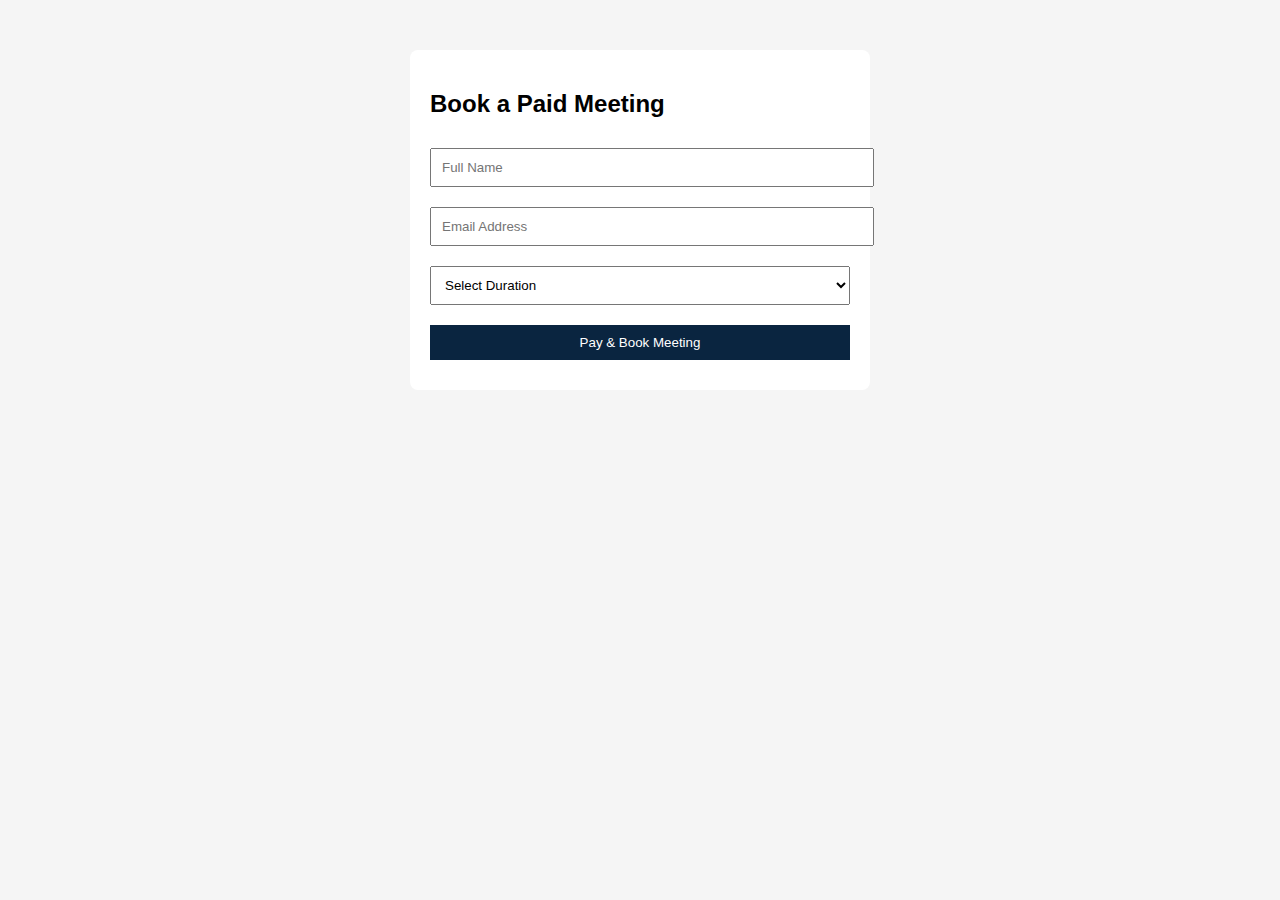
<file: appointment.html>
<!DOCTYPE html>
<html lang="en">
<head>
  <meta charset="UTF-8">
  <title>Book Paid Consultation</title>
  <script src="https://checkout.razorpay.com/v1/checkout.js"></script>
  <style>
    body { font-family: Arial; background:#f5f5f5; }
    .box { max-width:420px; margin:50px auto; background:#fff; padding:20px; border-radius:8px; }
    input, select, button {
      width:100%; padding:10px; margin:10px 0;
    }
    button { background:#0A2540; color:#fff; border:none; cursor:pointer; }
  </style>
</head>
<body>

<div class="box">
  <h2>Book a Paid Meeting</h2>

  <input type="text" id="name" placeholder="Full Name" required>
  <input type="email" id="email" placeholder="Email Address" required>

  <select id="duration" required>
    <option value="">Select Duration</option>
    <option value="30">30 Minutes – ₹999</option>
    <option value="60">60 Minutes – ₹1799</option>
  </select>

  <button onclick="payNow()">Pay & Book Meeting</button>
</div>

<script>
function payNow() {
  let name = document.getElementById("name").value;
  let email = document.getElementById("email").value;
  let duration = document.getElementById("duration").value;

  if (!name || !email || !duration) {
    alert("Please fill all fields");
    return;
  }

  // Step 1: Create Razorpay Order (SERVER decides amount)
  fetch("create-order.php", {
    method: "POST",
    headers: { "Content-Type": "application/x-www-form-urlencoded" },
    body: `duration=${duration}&email=${email}`
  })
  .then(res => res.json())
  .then(order => {

    var options = {
      "key": "YOUR_RAZORPAY_KEY_ID",
      "amount": order.amount,
      "currency": "INR",
      "name": "Your Brand Name",
      "description": "Paid Consultation",
      "order_id": order.id,

      "handler": function (response) {
        // Step 2: Verify payment on server
        fetch("verify-payment.php", {
          method: "POST",
          headers: { "Content-Type": "application/x-www-form-urlencoded" },
          body:
            `razorpay_payment_id=${response.razorpay_payment_id}` +
            `&razorpay_order_id=${response.razorpay_order_id}` +
            `&razorpay_signature=${response.razorpay_signature}` +
            `&email=${email}`
        })
        .then(res => window.location = res.url);
      },

      "prefill": {
        "name": name,
        "email": email
      },
      "theme": {
        "color": "#0A2540"
      }
    };

    var rzp = new Razorpay(options);
    rzp.open();
  });
}
</script>

</body>
</html>
</file>
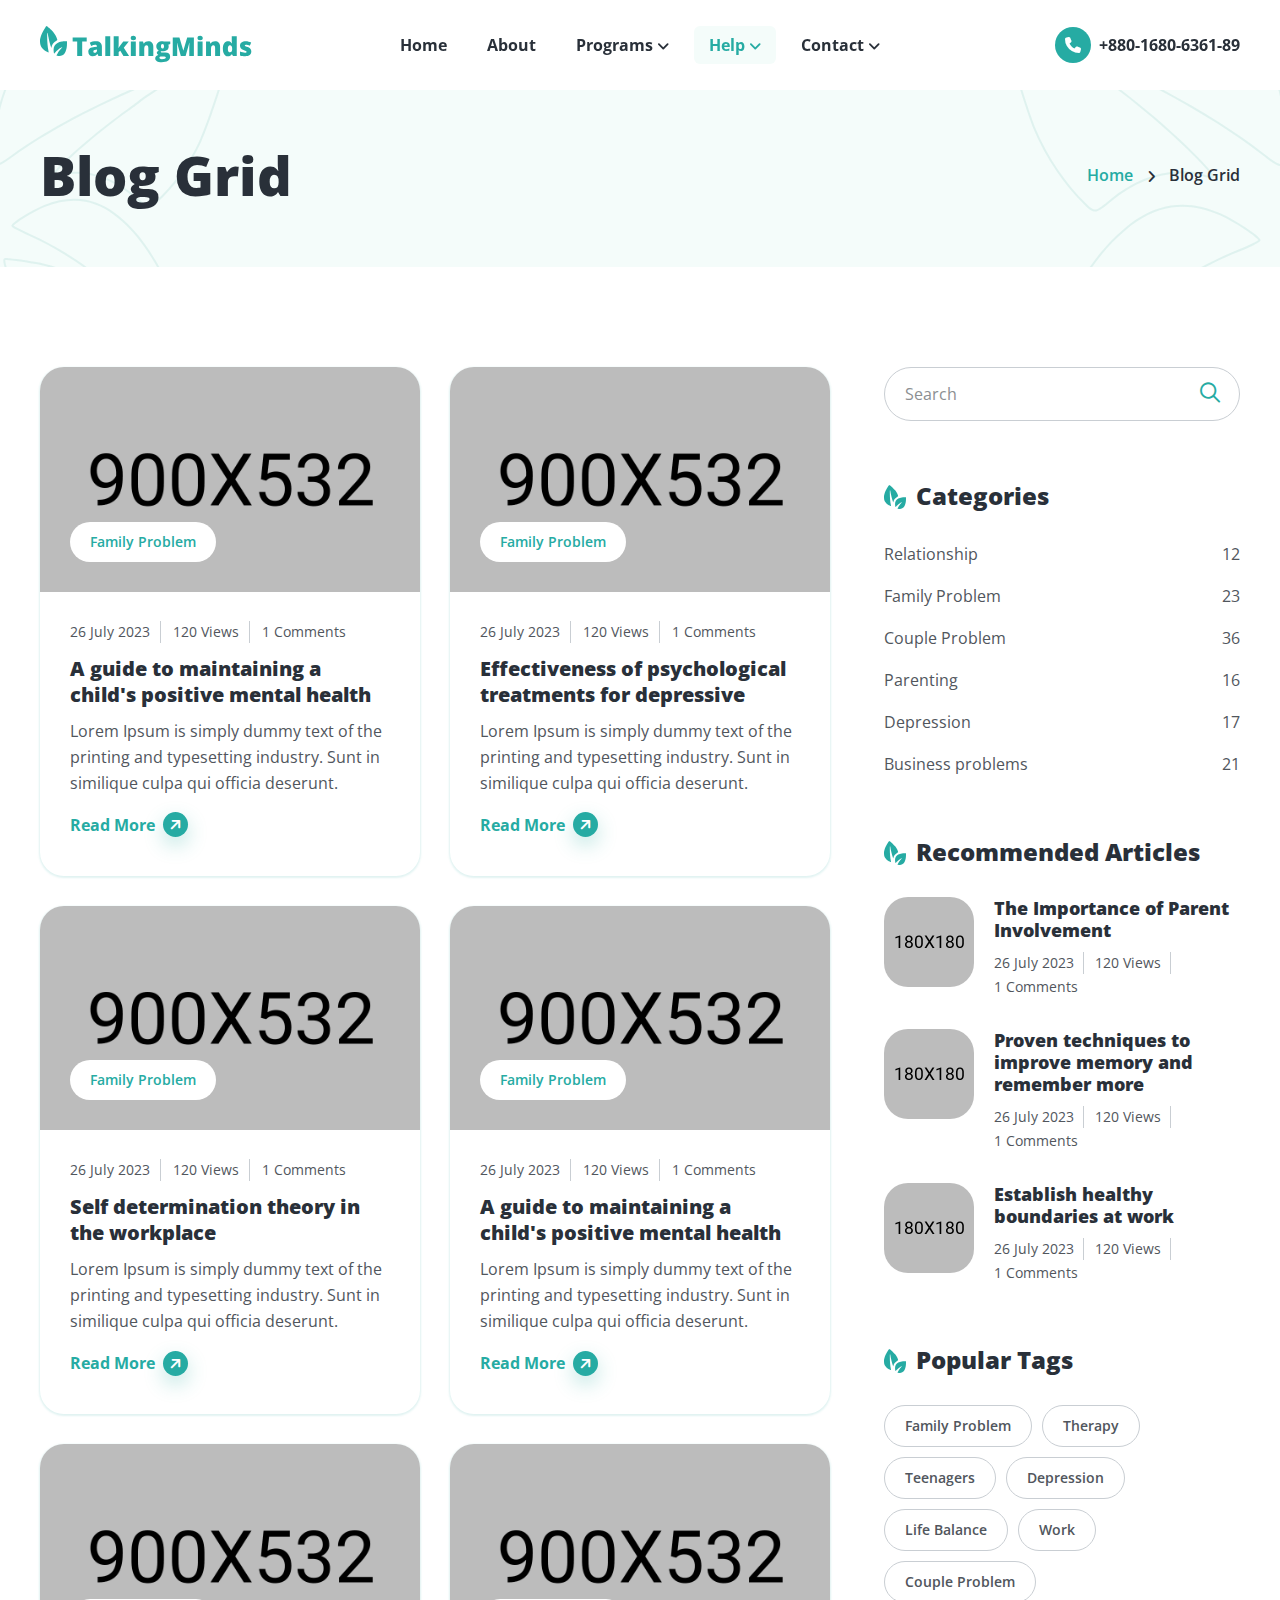
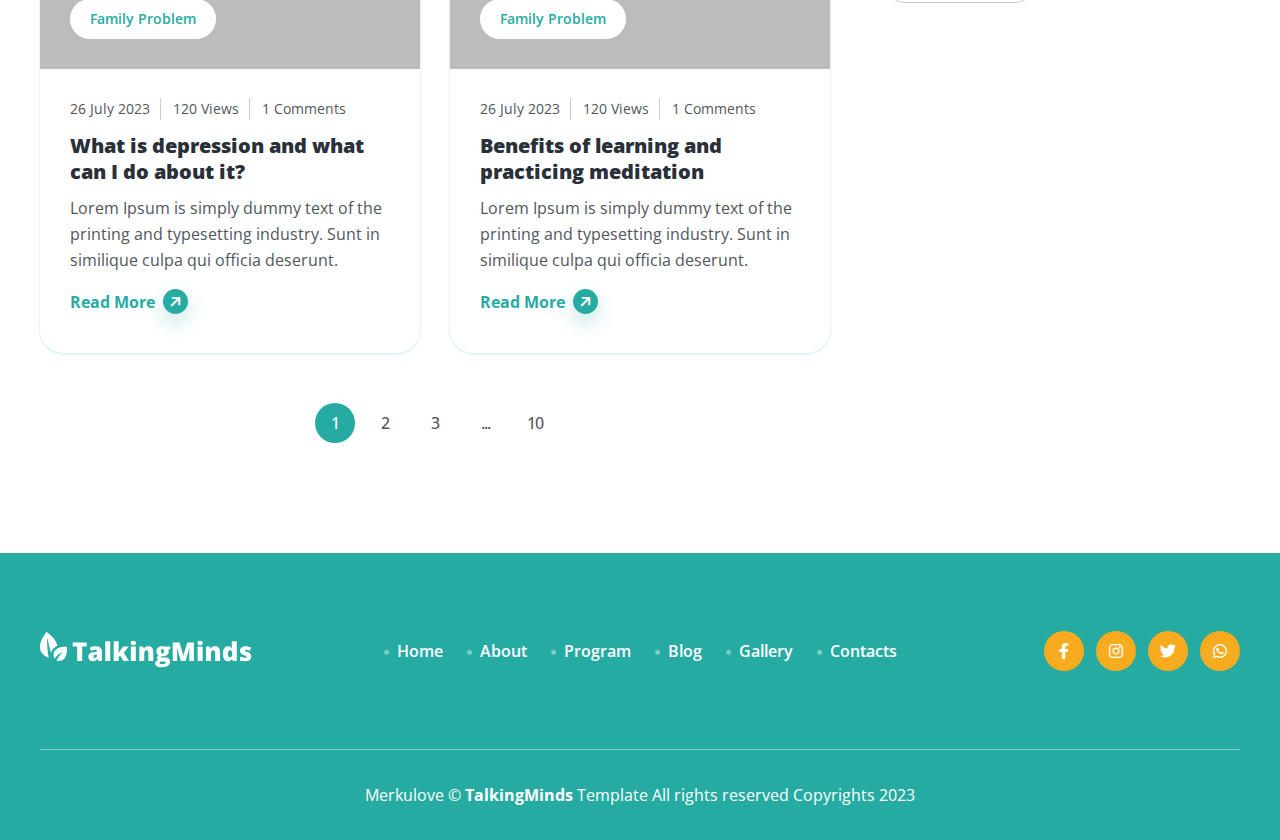
<file: blog.html>
<!doctype html>
<html lang="en">

  <head>

    <meta charset="utf-8">
    <meta name="viewport" content="width=device-width, initial-scale=1, shrink-to-fit=no">
    <meta http-equiv="x-ua-compatible" content="ie=edge">

    <title>Blog Grid – Psychotherapist Site Template</title>
    <link rel="shortcut icon" href="assets/images/site_logo/favourite_icon.svg">

    <!-- Fraimwork - CSS Include -->
    <link rel="stylesheet" type="text/css" href="assets/css/bootstrap.min.css">

    <!-- Icon Font - CSS Include -->
    <link rel="stylesheet" type="text/css" href="assets/css/fontawesome.min.css">

    <!-- Animation - CSS Include -->
    <link rel="stylesheet" type="text/css" href="assets/css/animate.min.css">

    <!-- Cursor - CSS Include -->
    <link rel="stylesheet" type="text/css" href="assets/css/cursor.min.css">

    <!-- Carousel - CSS Include -->
    <link rel="stylesheet" type="text/css" href="assets/css/slick.min.css">
    <link rel="stylesheet" type="text/css" href="assets/css/slick-theme.min.css">

    <!-- Video & Image Popup - CSS Include -->
    <link rel="stylesheet" type="text/css" href="assets/css/magnific-popup.min.css">

    <!-- Counter - CSS Include -->
    <link rel="stylesheet" type="text/css" href="assets/css/odometer.min.css">

    <!-- Custom - CSS Include -->
    <link rel="stylesheet" type="text/css" href="assets/css/style.css">

  </head>


  <body>

    <!-- Body Wrap - Start -->
    <div class="page_wrapper">

      <!-- Back To Top - Start -->
      <div class="backtotop">
        <a href="#" class="scroll">
          <i class="fa-solid fa-arrow-up"></i>
        </a>
      </div>
      <!-- Back To Top - End -->

      <!-- Site Header - Start
      ================================================== -->
      <header class="site_header">
        <div class="container">
          <div class="row align-items-center">
            <div class="col-lg-3 col-5">
              <div class="site_logo">
                <a class="site_link" href="index.html">
                  <img src="assets/images/site_logo/site_logo_primary.svg" alt="Site Logo – Talking Minds – Psychotherapist Site Template">
                </a>
              </div>
            </div>
            <div class="col-lg-6 col-2">
              <nav class="main_menu navbar navbar-expand-lg">
                <div class="main_menu_inner collapse navbar-collapse justify-content-center" id="main_menu_dropdown">
                  <ul class="main_menu_list unordered_list">
                    <li>
                      <a class="nav-link" href="index.html">Home</a>
                    </li>
                    <li>
                      <a class="nav-link" href="about.html">About</a>
                    </li>
                    <li class="dropdown">
                      <a class="nav-link" href="#" id="programs_submenu" role="button" data-bs-toggle="dropdown" aria-expanded="false">
                        Programs
                      </a>
                      <ul class="dropdown-menu" aria-labelledby="programs_submenu">
                        <li><a href="service.html">Our Services</a></li>
                        <li><a href="service_details.html">Depression Therapy</a></li>
                        <li><a href="service_details_2.html">Relationships</a></li>
                      </ul>
                    </li>
                    <li class="dropdown active">
                      <a class="nav-link" href="#" id="help_submenu" role="button" data-bs-toggle="dropdown" aria-expanded="false">
                        Help
                      </a>
                      <ul class="dropdown-menu" aria-labelledby="help_submenu">
                        <li><a href="team.html">Our Team</a></li>
                        <li><a href="gallery.html">Our Gallery</a></li>
                        <li class="dropdown active">
                          <a class="nav-link" href="#" id="blog_submenu" role="button" data-bs-toggle="dropdown" aria-expanded="false">
                            Blogs
                          </a>
                          <ul class="dropdown-menu" aria-labelledby="blog_submenu">
                            <li class="active"><a href="blog.html">Blog Grid</a></li>
                            <li><a href="blog_list.html">Blog Listing</a></li>
                            <li><a href="blog_details.html">Blog Details</a></li>
                          </ul>
                        </li>
                        <li><a href="faq.html">F.A.Q.</a></li>
                        <li><a href="error.html">404 Error</a></li>
                      </ul>
                    </li>
                    <li class="dropdown">
                      <a class="nav-link" href="#" id="contact_submenu" role="button" data-bs-toggle="dropdown" aria-expanded="false">
                        Contact
                      </a>
                      <ul class="dropdown-menu" aria-labelledby="contact_submenu">
                        <li><a class="nav-link" href="contact.html">Clinic Contacts</a></li>
                        <li><a class="nav-link" href="contact_2.html">Contact Information</a></li>
                        <li><a class="nav-link" href="contact_3.html">Contact Details</a></li>
                      </ul>
                    </li>
                  </ul>
                </div>
              </nav>
            </div>
            <div class="col-lg-3 col-5">
              <ul class="header_btns_group unordered_list justify-content-end">
                <li>
                  <button class="mobile_menu_btn" type="button" data-bs-toggle="collapse" data-bs-target="#main_menu_dropdown" aria-expanded="false" aria-label="Toggle navigation">
                    <i class="far fa-bars"></i>
                  </button>
                </li>
                <li>
                  <a class="btn_hotline" href="tel:+8801680636189">
                    <span class="btn_icon">
                      <i class="fa-solid fa-phone"></i>
                    </span>
                    <span class="btn_text">+880-1680-6361-89</span>
                  </a>
                </li>
              </ul>
            </div>
          </div>
        </div>
      </header>
      <!-- Site Header - End
      ================================================== -->

      <!-- Main Body - Start
      ================================================== -->
      <main class="page_content">

        <!-- Page Banner - Start
        ================================================== -->
        <section class="page_banner decoration_wrapper">
          <div class="container">
            <div class="row align-items-center">
              <div class="col-lg-6">
                <h1 class="page_title mb-0">Blog Grid</h1>
              </div>
              <div class="col-lg-6">
                <ul class="breadcrumb_nav unordered_list justify-content-md-end justify-content-center">
                  <li><a href="index.html">Home</a></li>
                  <li>Blog Grid</li>
                </ul>
              </div>
            </div>
          </div>
          <div class="decoration_item shape_leaf_1">
            <img src="assets/images/shapes/shape_leaf_left.svg" alt="Shape Leaf - Talking Minds - Psychotherapist Site Template">
          </div>
          <div class="decoration_item shape_leaf_2">
            <img src="assets/images/shapes/shape_leaf_right.svg" alt="Shape Leaf - Talking Minds - Psychotherapist Site Template">
          </div>
        </section>
        <!-- Page Banner - End
        ================================================== -->

        <!-- Blog Section - Start
        ================================================== -->
        <section class="blog_section section_space_lg">
          <div class="container">
            <div class="row">
              <div class="col-lg-8">
                <div class="row">
                  <div class="col-md-6">
                    <div class="blog_item">
                      <div class="blog_image">
                        <a class="blog_image_wrap" href="blog_details.html">
                          <img src="assets/images/blogs/blog_image_4-min.jpg" alt="Talking Minds - The pros and cons of group psychotherapy">
                        </a>
                      </div>
                      <div class="blog_content">
                        <ul class="post_category unordered_list">
                          <li><a href="#!">Family Problem</a></li>
                        </ul>
                        <ul class="post_meta unordered_list">
                          <li>26 July 2023</li>
                          <li><a href="#!">120 Views</a></li>
                          <li><a href="#!">1 Comments</a></li>
                        </ul>
                        <h3 class="item_title">
                          <a href="blog_details.html">
                            A guide to maintaining a child's positive mental health
                          </a>
                        </h3>
                        <p>
                          Lorem Ipsum is simply dummy text of the printing and typesetting industry. Sunt in similique  culpa qui officia deserunt.
                        </p>
                        <a class="btn-link" href="blog_details.html">
                          <span class="btn_text">Read More</span>
                          <span class="btn_icon"><i class="fa-solid fa-arrow-up-right"></i></span>
                        </a>
                      </div>
                    </div>
                  </div>
                  <div class="col-md-6">
                    <div class="blog_item">
                      <div class="blog_image">
                        <a class="blog_image_wrap" href="blog_details.html">
                          <img src="assets/images/blogs/blog_image_5-min.jpg" alt="Talking Minds - Top seven challenges in counselling children">
                        </a>
                      </div>
                      <div class="blog_content">
                        <ul class="post_category unordered_list">
                          <li><a href="#!">Family Problem</a></li>
                        </ul>
                        <ul class="post_meta unordered_list">
                          <li>26 July 2023</li>
                          <li><a href="#!">120 Views</a></li>
                          <li><a href="#!">1 Comments</a></li>
                        </ul>
                        <h3 class="item_title">
                          <a href="blog_details.html">
                            Effectiveness of psychological treatments for depressive
                          </a>
                        </h3>
                        <p>
                          Lorem Ipsum is simply dummy text of the printing and typesetting industry. Sunt in similique  culpa qui officia deserunt.
                        </p>
                        <a class="btn-link" href="blog_details.html">
                          <span class="btn_text">Read More</span>
                          <span class="btn_icon"><i class="fa-solid fa-arrow-up-right"></i></span>
                        </a>
                      </div>
                    </div>
                  </div>
                  <div class="col-md-6">
                    <div class="blog_item">
                      <div class="blog_image">
                        <a class="blog_image_wrap" href="blog_details.html">
                          <img src="assets/images/blogs/blog_image_6-min.jpg" alt="Talking Minds - Actions, types and tips for finding group therapy">
                        </a>
                      </div>
                      <div class="blog_content">
                        <ul class="post_category unordered_list">
                          <li><a href="#!">Family Problem</a></li>
                        </ul>
                        <ul class="post_meta unordered_list">
                          <li>26 July 2023</li>
                          <li><a href="#!">120 Views</a></li>
                          <li><a href="#!">1 Comments</a></li>
                        </ul>
                        <h3 class="item_title">
                          <a href="blog_details.html">
                            Self determination theory in the workplace
                          </a>
                        </h3>
                        <p>
                          Lorem Ipsum is simply dummy text of the printing and typesetting industry. Sunt in similique  culpa qui officia deserunt.
                        </p>
                        <a class="btn-link" href="blog_details.html">
                          <span class="btn_text">Read More</span>
                          <span class="btn_icon"><i class="fa-solid fa-arrow-up-right"></i></span>
                        </a>
                      </div>
                    </div>
                  </div>
                  <div class="col-md-6">
                    <div class="blog_item">
                      <div class="blog_image">
                        <a class="blog_image_wrap" href="blog_details.html">
                          <img src="assets/images/blogs/blog_image_2-min.jpg" alt="Talking Minds - The pros and cons of group psychotherapy">
                        </a>
                      </div>
                      <div class="blog_content">
                        <ul class="post_category unordered_list">
                          <li><a href="#!">Family Problem</a></li>
                        </ul>
                        <ul class="post_meta unordered_list">
                          <li>26 July 2023</li>
                          <li><a href="#!">120 Views</a></li>
                          <li><a href="#!">1 Comments</a></li>
                        </ul>
                        <h3 class="item_title">
                          <a href="blog_details.html">
                            A guide to maintaining a child's positive mental health
                          </a>
                        </h3>
                        <p>
                          Lorem Ipsum is simply dummy text of the printing and typesetting industry. Sunt in similique  culpa qui officia deserunt.
                        </p>
                        <a class="btn-link" href="blog_details.html">
                          <span class="btn_text">Read More</span>
                          <span class="btn_icon"><i class="fa-solid fa-arrow-up-right"></i></span>
                        </a>
                      </div>
                    </div>
                  </div>
                  <div class="col-md-6">
                    <div class="blog_item">
                      <div class="blog_image">
                        <a class="blog_image_wrap" href="blog_details.html">
                          <img src="assets/images/blogs/blog_image_7-min.jpg" alt="Talking Minds - Top seven challenges in counselling children">
                        </a>
                      </div>
                      <div class="blog_content">
                        <ul class="post_category unordered_list">
                          <li><a href="#!">Family Problem</a></li>
                        </ul>
                        <ul class="post_meta unordered_list">
                          <li>26 July 2023</li>
                          <li><a href="#!">120 Views</a></li>
                          <li><a href="#!">1 Comments</a></li>
                        </ul>
                        <h3 class="item_title">
                          <a href="blog_details.html">
                            What is depression and what can I do about it?
                          </a>
                        </h3>
                        <p>
                          Lorem Ipsum is simply dummy text of the printing and typesetting industry. Sunt in similique  culpa qui officia deserunt.
                        </p>
                        <a class="btn-link" href="blog_details.html">
                          <span class="btn_text">Read More</span>
                          <span class="btn_icon"><i class="fa-solid fa-arrow-up-right"></i></span>
                        </a>
                      </div>
                    </div>
                  </div>
                  <div class="col-md-6">
                    <div class="blog_item">
                      <div class="blog_image">
                        <a class="blog_image_wrap" href="blog_details.html">
                          <img src="assets/images/blogs/blog_image_8-min.jpg" alt="Talking Minds - Actions, types and tips for finding group therapy">
                        </a>
                      </div>
                      <div class="blog_content">
                        <ul class="post_category unordered_list">
                          <li><a href="#!">Family Problem</a></li>
                        </ul>
                        <ul class="post_meta unordered_list">
                          <li>26 July 2023</li>
                          <li><a href="#!">120 Views</a></li>
                          <li><a href="#!">1 Comments</a></li>
                        </ul>
                        <h3 class="item_title">
                          <a href="blog_details.html">
                            Benefits of learning and practicing meditation
                          </a>
                        </h3>
                        <p>
                          Lorem Ipsum is simply dummy text of the printing and typesetting industry. Sunt in similique  culpa qui officia deserunt.
                        </p>
                        <a class="btn-link" href="blog_details.html">
                          <span class="btn_text">Read More</span>
                          <span class="btn_icon"><i class="fa-solid fa-arrow-up-right"></i></span>
                        </a>
                      </div>
                    </div>
                  </div>
                </div>
                <div class="pagination_wrap">
                  <ul class="pagination_nav unordered_list justify-content-center">
                    <li class="active"><a href="#!">1</a></li>
                    <li><a href="#!">2</a></li>
                    <li><a href="#!">3</a></li>
                    <li><a href="#!">...</a></li>
                    <li><a href="#!">10</a></li>
                  </ul>
                </div>
              </div>

              <div class="col-lg-4">
                <aside class="sidebar ps-lg-4">
                  <div class="form-group">
                    <input id="sidebar_search" class="form-control" type="search" name="search" placeholder="Search">
                    <button type="submit" class="input_icon">
                      <i class="fa-regular fa-magnifying-glass"></i>
                    </button>
                  </div>
                  <div class="sidebar_widget">
                    <h3 class="sidebar_widget_title">
                      <span class="title_icon">
                        <img src="assets/images/site_logo/favourite_icon.svg" alt="Talking Minds - Psychotherapist Site Template">
                      </span>
                      <span class="title_text">Categories</span>
                    </h3>
                    <ul class="post_category_list unordered_list_block">
                      <li>
                        <a href="#!">
                          <span class="category_name">Relationship</span>
                          <span class="category_counter">12</span>
                        </a>
                      </li>
                      <li>
                        <a href="#!">
                          <span class="category_name">Family Problem</span>
                          <span class="category_counter">23</span>
                        </a>
                      </li>
                      <li>
                        <a href="#!">
                          <span class="category_name">Couple Problem</span>
                          <span class="category_counter">36</span>
                        </a>
                      </li>
                      <li>
                        <a href="#!">
                          <span class="category_name">Parenting</span>
                          <span class="category_counter">16</span>
                        </a>
                      </li>
                      <li>
                        <a href="#!">
                          <span class="category_name">Depression</span>
                          <span class="category_counter">17</span>
                        </a>
                      </li>
                      <li>
                        <a href="#!">
                          <span class="category_name">Business problems</span>
                          <span class="category_counter">21</span>
                        </a>
                      </li>
                    </ul>
                  </div>
                  <div class="sidebar_widget">
                    <h3 class="sidebar_widget_title">
                      <span class="title_icon">
                        <img src="assets/images/site_logo/favourite_icon.svg" alt="Talking Minds - Psychotherapist Site Template">
                      </span>
                      <span class="title_text">Recommended Articles</span>
                    </h3>
                    <ul class="reecommended_post_group unordered_list_block">
                      <li>
                        <div class="blog_item_small">
                          <div class="blog_image">
                            <a class="blog_image_wrap" href="blog_details.html">
                              <img src="assets/images/blogs/small_blog_image_1.jpg" alt="Talking Minds - Psychotherapist Site Template">
                            </a>
                          </div>
                          <div class="blog_content">
                            <h3 class="item_title">
                              <a href="blog_details.html">
                                The Importance of Parent Involvement
                              </a>
                            </h3>
                            <ul class="post_meta unordered_list">
                              <li>26 July 2023</li>
                              <li><a href="#!">120 Views</a></li>
                              <li><a href="#!">1 Comments</a></li>
                            </ul>
                          </div>
                        </div>
                      </li>
                      <li>
                        <div class="blog_item_small">
                          <div class="blog_image">
                            <a class="blog_image_wrap" href="blog_details.html">
                              <img src="assets/images/blogs/small_blog_image_2.jpg" alt="Talking Minds - Psychotherapist Site Template">
                            </a>
                          </div>
                          <div class="blog_content">
                            <h3 class="item_title">
                              <a href="blog_details.html">
                                Proven techniques to improve memory and remember more 
                              </a>
                            </h3>
                            <ul class="post_meta unordered_list">
                              <li>26 July 2023</li>
                              <li><a href="#!">120 Views</a></li>
                              <li><a href="#!">1 Comments</a></li>
                            </ul>
                          </div>
                        </div>
                      </li>
                      <li>
                        <div class="blog_item_small">
                          <div class="blog_image">
                            <a class="blog_image_wrap" href="blog_details.html">
                              <img src="assets/images/blogs/small_blog_image_3.jpg" alt="Talking Minds - Psychotherapist Site Template">
                            </a>
                          </div>
                          <div class="blog_content">
                            <h3 class="item_title">
                              <a href="blog_details.html">
                                Establish healthy boundaries at work
                              </a>
                            </h3>
                            <ul class="post_meta unordered_list">
                              <li>26 July 2023</li>
                              <li><a href="#!">120 Views</a></li>
                              <li><a href="#!">1 Comments</a></li>
                            </ul>
                          </div>
                        </div>
                      </li>
                    </ul>
                  </div>
                  <div class="sidebar_widget">
                    <h3 class="sidebar_widget_title">
                      <span class="title_icon">
                        <img src="assets/images/site_logo/favourite_icon.svg" alt="Talking Minds - Psychotherapist Site Template">
                      </span>
                      <span class="title_text">Popular Tags</span>
                    </h3>
                    <ul class="post_tags unordered_list">
                      <li><a href="#!">Family Problem</a></li>
                      <li><a href="#!">Therapy</a></li>
                      <li><a href="#!">Teenagers</a></li>
                      <li><a href="#!">Depression</a></li>
                      <li><a href="#!">Life Balance</a></li>
                      <li><a href="#!">Work</a></li>
                      <li><a href="#!">Couple Problem</a></li>
                    </ul>
                  </div>
                </aside>
              </div>
            </div>
          </div>
        </section>
        <!-- Blog Section - End
        ================================================== -->

      </main>
      <!-- Main Body - End
      ================================================== -->

      <!-- Site Footer - Start
      ================================================== -->
      <footer class="site_footer bg_primary">
        <div class="container">
          <div class="site_footer_content">
            <div class="row align-items-center">
              <div class="col-lg-3">
                <div class="site_logo">
                  <a class="site_link" href="index.html">
                    <img src="assets/images/site_logo/site_logo_white.svg" alt="Site Logo – Talking Minds – Psychotherapist Site Template">
                  </a>
                </div>
              </div>
              <div class="col-lg-6">
                <ul class="info_list unordered_list justify-content-center">
                  <li>
                    <a href="index.html">
                      <span class="info_icon">
                        <i class="fa-solid fa-circle"></i>
                      </span>
                      <span class="info_text">Home</span>
                    </a>
                  </li>
                  <li>
                    <a href="about.html">
                      <span class="info_icon">
                        <i class="fa-solid fa-circle"></i>
                      </span>
                      <span class="info_text">About</span>
                    </a>
                  </li>
                  <li>
                    <a href="service.html">
                      <span class="info_icon">
                        <i class="fa-solid fa-circle"></i>
                      </span>
                      <span class="info_text">Program</span>
                    </a>
                  </li>
                  <li>
                    <a href="blog.html">
                      <span class="info_icon">
                        <i class="fa-solid fa-circle"></i>
                      </span>
                      <span class="info_text">Blog</span>
                    </a>
                  </li>
                  <li>
                    <a href="gallery.html">
                      <span class="info_icon">
                        <i class="fa-solid fa-circle"></i>
                      </span>
                      <span class="info_text">Gallery</span>
                    </a>
                  </li>
                  <li>
                    <a href="contact.html">
                      <span class="info_icon">
                        <i class="fa-solid fa-circle"></i>
                      </span>
                      <span class="info_text">Contacts</span>
                    </a>
                  </li>
                </ul>
              </div>
              <div class="col-lg-3">
                <ul class="social_links unordered_list justify-content-center justify-content-lg-end">
                  <li><a href="#!"><i class="fa-brands fa-facebook-f"></i></a></li>
                  <li><a href="#!"><i class="fa-brands fa-instagram"></i></a></li>
                  <li><a href="#!"><i class="fa-brands fa-twitter"></i></a></li>
                  <li><a href="#!"><i class="fa-brands fa-whatsapp"></i></a></li>
                </ul>
              </div>
            </div>
          </div>
          <div class="copyright_widget text-center">
            <p class="copyright_text m-0">Merkulove © <b>TalkingMinds</b> Template All rights reserved Copyrights 2023</p>
          </div>
        </div>
      </footer>
      <!-- Site Footer - End
      ================================================== -->

    </div>
    <!-- Body Wrap - End -->

    <!-- Fraimwork - Jquery Include -->
    <script src="assets/js/jquery.min.js"></script>
    <script src="assets/js/popper.min.js"></script>
    <script src="assets/js/bootstrap.min.js"></script>
    <script src="assets/js/bootstrap-dropdown-ml-hack.min.js"></script>

    <!-- animation - jquery include -->
    <script src="assets/js/cursor.min.js"></script>

    <!-- Carousel - Jquery Include -->
    <script src="assets/js/slick.min.js"></script>

    <!-- Video & Image Popup - Jquery Include -->
    <script src="assets/js/magnific-popup.min.js"></script>
    
    <!-- Counter - Jquery Include -->
    <script src="assets/js/appear.min.js"></script>
    <script src="assets/js/odometer.min.js"></script>

    <!-- Custom - Jquery Include -->
    <script src="assets/js/main.js"></script>

  </body>
</html>
</file>
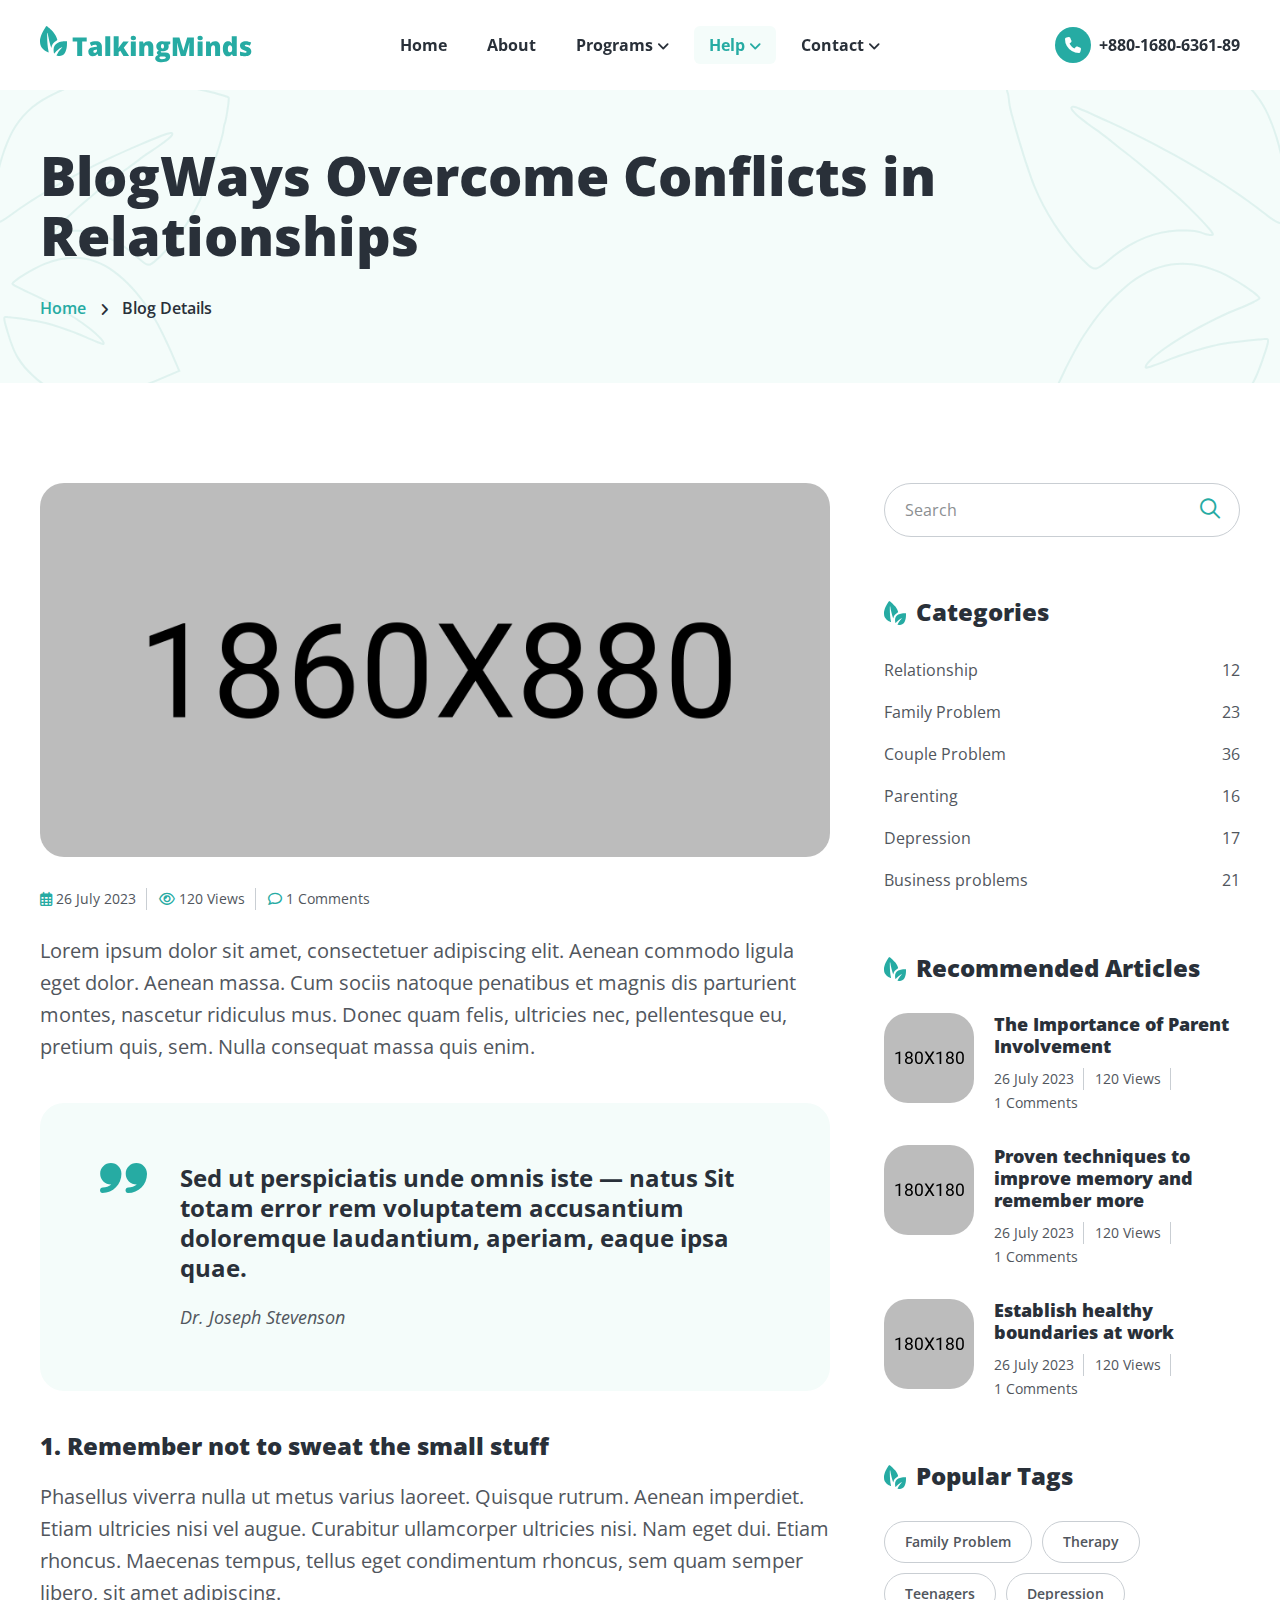
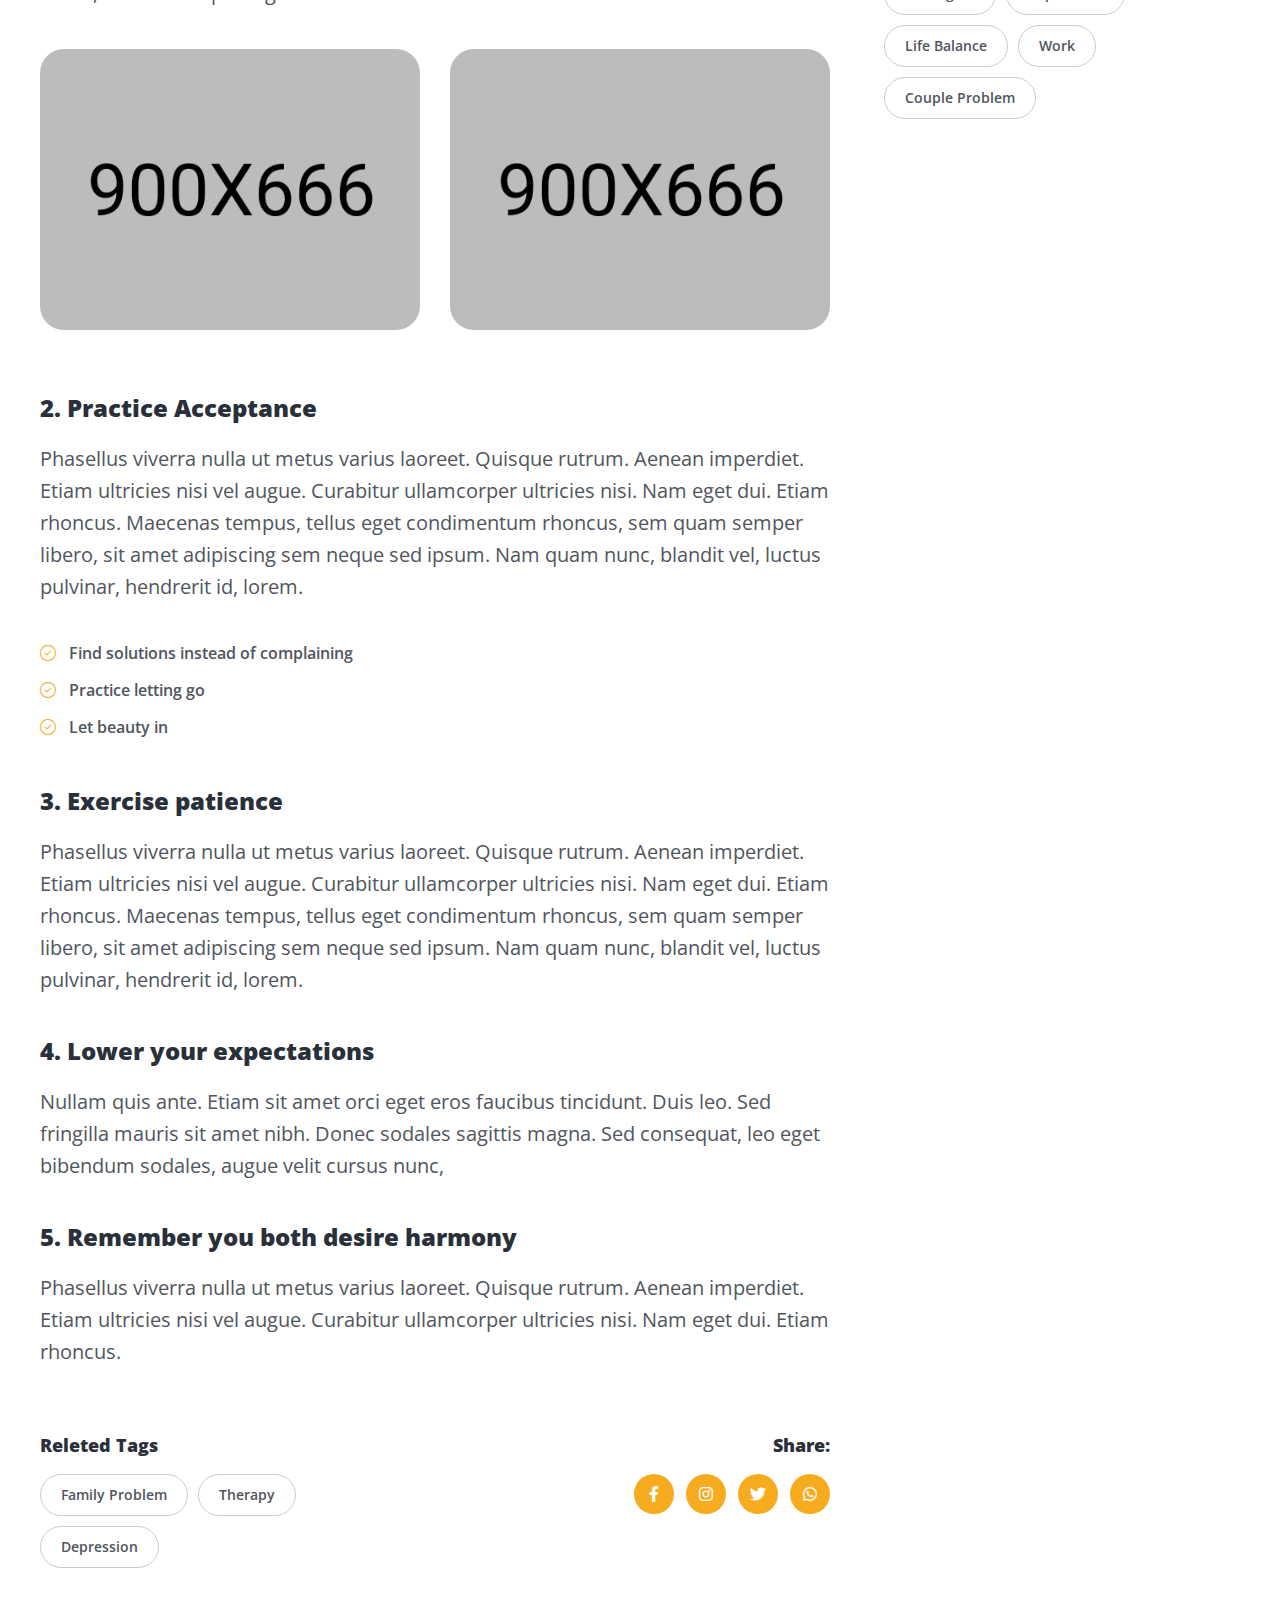
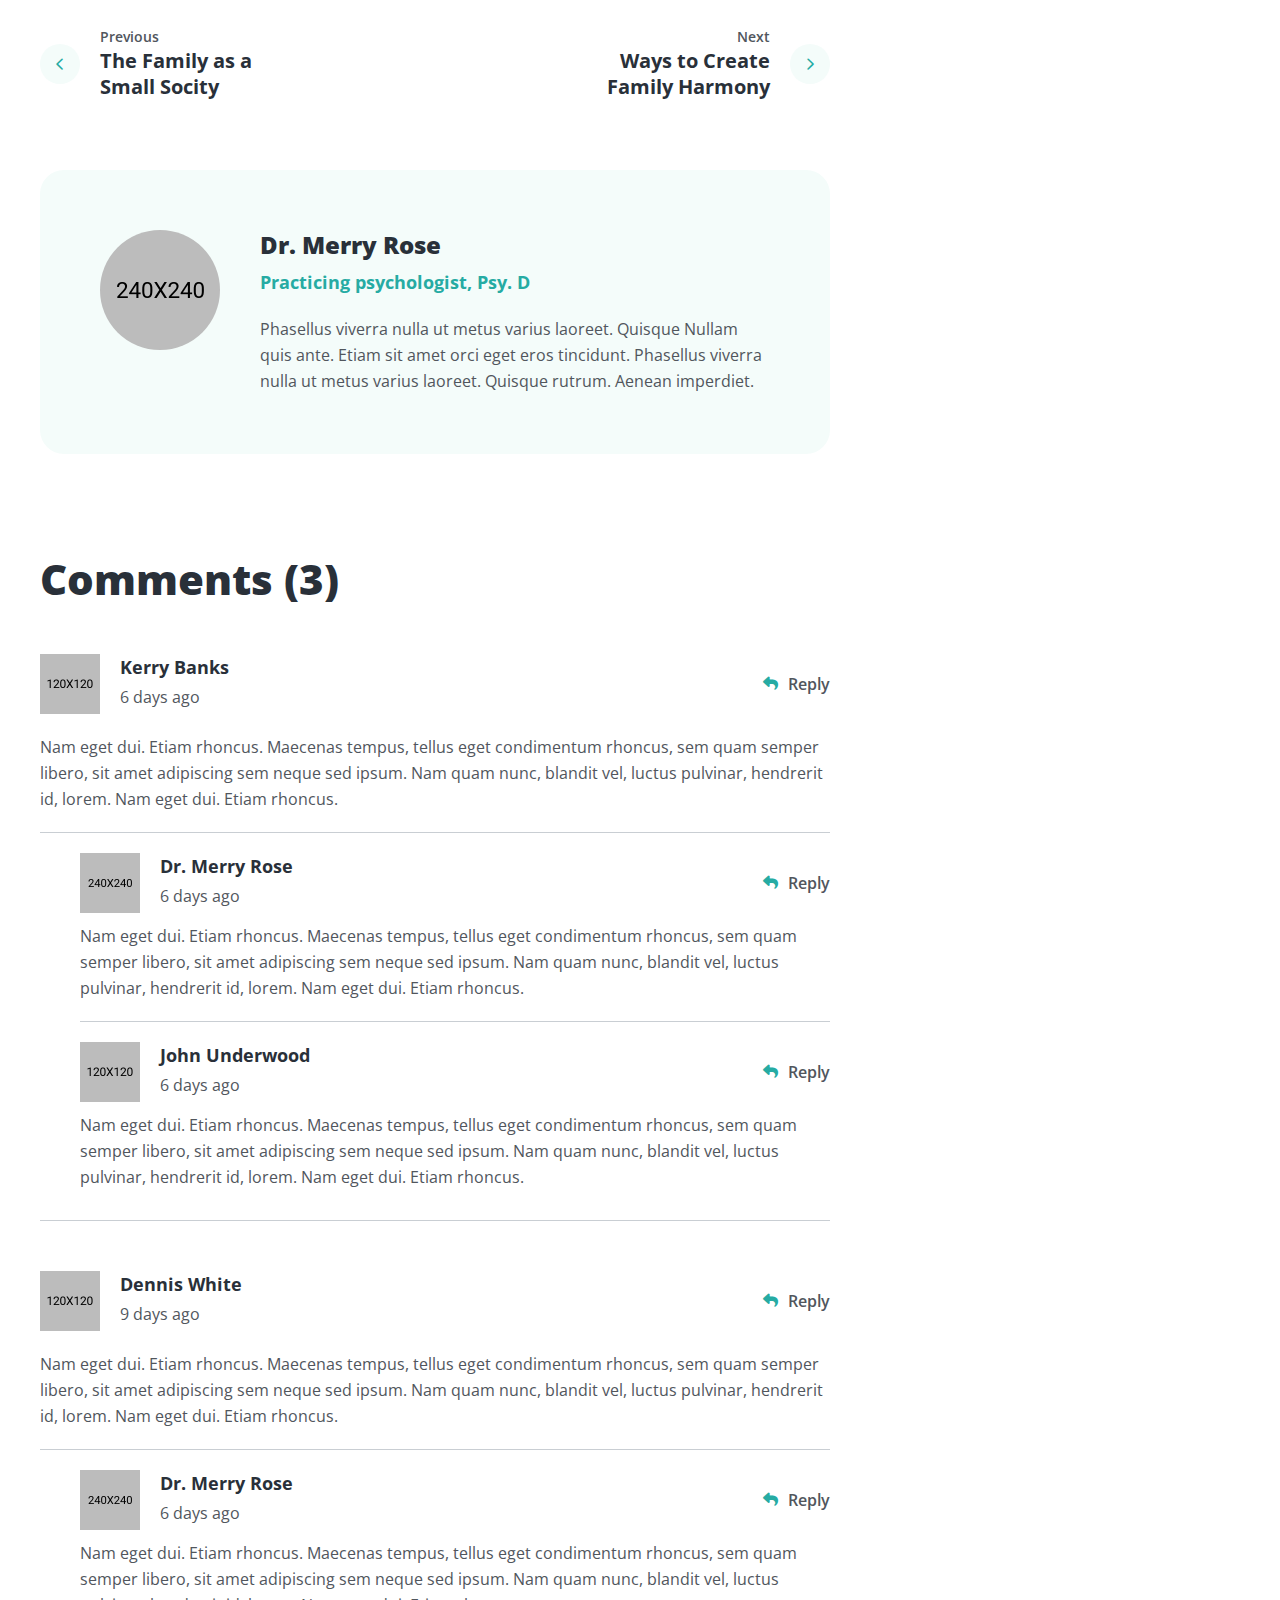
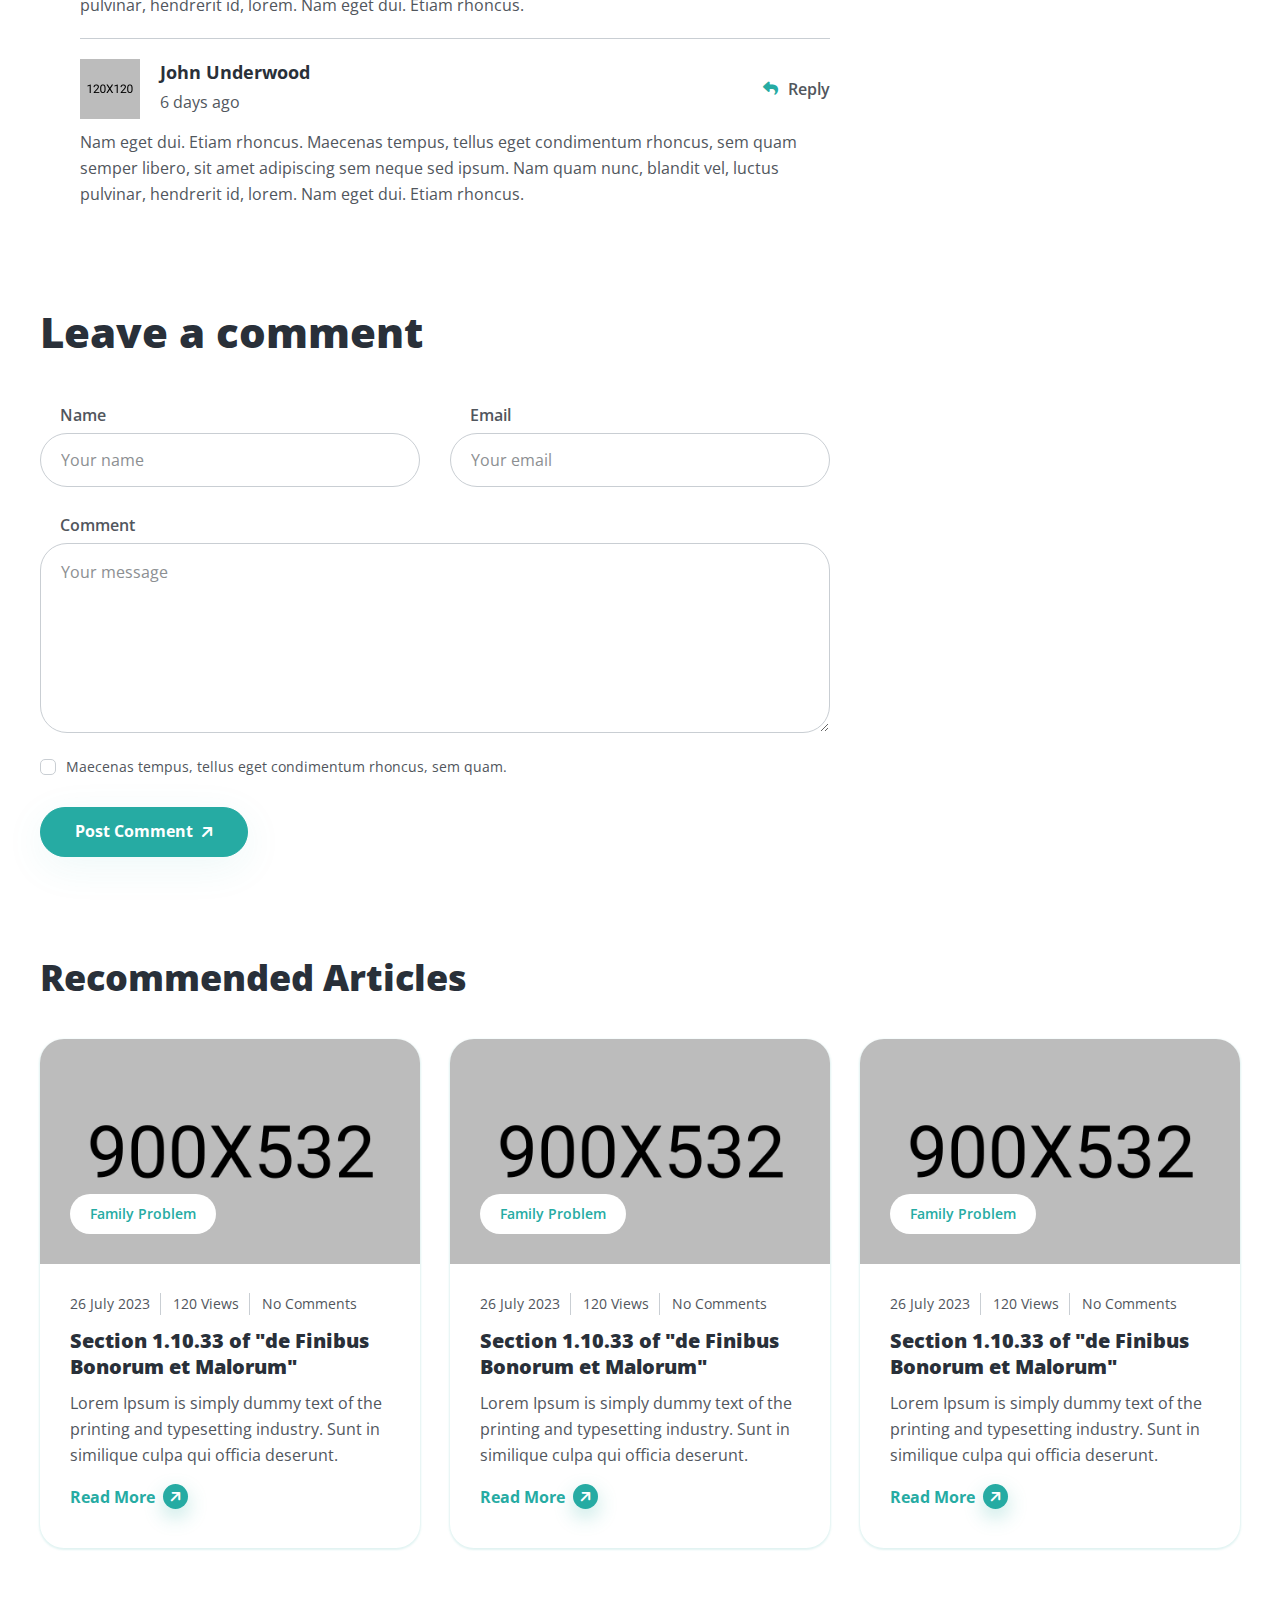
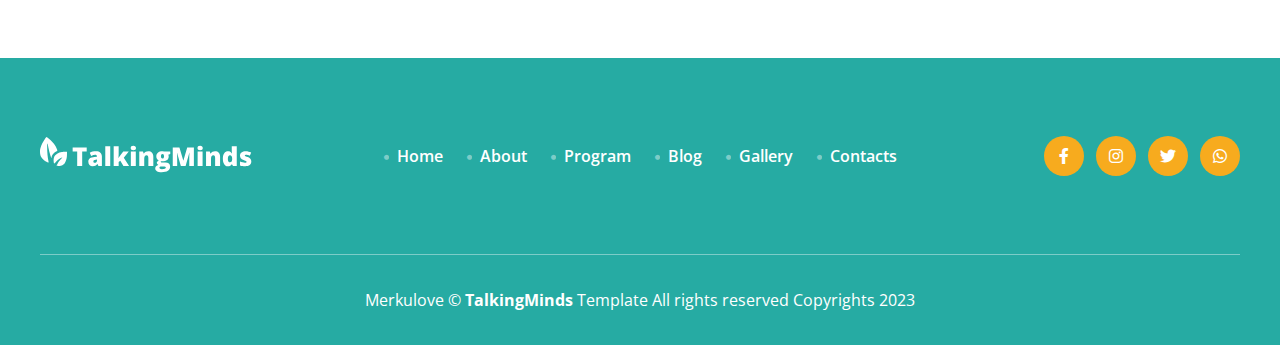
<file: blog_details.html>
<!doctype html>
<html lang="en">

  <head>

    <meta charset="utf-8">
    <meta name="viewport" content="width=device-width, initial-scale=1, shrink-to-fit=no">
    <meta http-equiv="x-ua-compatible" content="ie=edge">

    <title>Blog Details – Psychotherapist Site Template</title>
    <link rel="shortcut icon" href="assets/images/site_logo/favourite_icon.svg">

    <!-- Fraimwork - CSS Include -->
    <link rel="stylesheet" type="text/css" href="assets/css/bootstrap.min.css">

    <!-- Icon Font - CSS Include -->
    <link rel="stylesheet" type="text/css" href="assets/css/fontawesome.min.css">

    <!-- Animation - CSS Include -->
    <link rel="stylesheet" type="text/css" href="assets/css/animate.min.css">

    <!-- Cursor - CSS Include -->
    <link rel="stylesheet" type="text/css" href="assets/css/cursor.min.css">

    <!-- Carousel - CSS Include -->
    <link rel="stylesheet" type="text/css" href="assets/css/slick.min.css">
    <link rel="stylesheet" type="text/css" href="assets/css/slick-theme.min.css">

    <!-- Video & Image Popup - CSS Include -->
    <link rel="stylesheet" type="text/css" href="assets/css/magnific-popup.min.css">

    <!-- Counter - CSS Include -->
    <link rel="stylesheet" type="text/css" href="assets/css/odometer.min.css">

    <!-- Custom - CSS Include -->
    <link rel="stylesheet" type="text/css" href="assets/css/style.css">

  </head>


  <body>

    <!-- Body Wrap - Start -->
    <div class="page_wrapper">

      <!-- Back To Top - Start -->
      <div class="backtotop">
        <a href="#" class="scroll">
          <i class="fa-solid fa-arrow-up"></i>
        </a>
      </div>
      <!-- Back To Top - End -->

      <!-- Site Header - Start
      ================================================== -->
      <header class="site_header">
        <div class="container">
          <div class="row align-items-center">
            <div class="col-lg-3 col-5">
              <div class="site_logo">
                <a class="site_link" href="index.html">
                  <img src="assets/images/site_logo/site_logo_primary.svg" alt="Site Logo – Talking Minds – Psychotherapist Site Template">
                </a>
              </div>
            </div>
            <div class="col-lg-6 col-2">
              <nav class="main_menu navbar navbar-expand-lg">
                <div class="main_menu_inner collapse navbar-collapse justify-content-center" id="main_menu_dropdown">
                  <ul class="main_menu_list unordered_list">
                    <li>
                      <a class="nav-link" href="index.html">Home</a>
                    </li>
                    <li>
                      <a class="nav-link" href="about.html">About</a>
                    </li>
                    <li class="dropdown">
                      <a class="nav-link" href="#" id="programs_submenu" role="button" data-bs-toggle="dropdown" aria-expanded="false">
                        Programs
                      </a>
                      <ul class="dropdown-menu" aria-labelledby="programs_submenu">
                        <li><a href="service.html">Our Services</a></li>
                        <li><a href="service_details.html">Depression Therapy</a></li>
                        <li><a href="service_details_2.html">Relationships</a></li>
                      </ul>
                    </li>
                    <li class="dropdown active">
                      <a class="nav-link" href="#" id="help_submenu" role="button" data-bs-toggle="dropdown" aria-expanded="false">
                        Help
                      </a>
                      <ul class="dropdown-menu" aria-labelledby="help_submenu">
                        <li><a href="team.html">Our Team</a></li>
                        <li><a href="gallery.html">Our Gallery</a></li>
                        <li class="dropdown active">
                          <a class="nav-link" href="#" id="blog_submenu" role="button" data-bs-toggle="dropdown" aria-expanded="false">
                            Blogs
                          </a>
                          <ul class="dropdown-menu" aria-labelledby="blog_submenu">
                            <li><a href="blog.html">Blog Grid</a></li>
                            <li><a href="blog_list.html">Blog Listing</a></li>
                            <li class="active"><a href="blog_details.html">Blog Details</a></li>
                          </ul>
                        </li>
                        <li><a href="faq.html">F.A.Q.</a></li>
                        <li><a href="error.html">404 Error</a></li>
                      </ul>
                    </li>
                    <li class="dropdown">
                      <a class="nav-link" href="#" id="contact_submenu" role="button" data-bs-toggle="dropdown" aria-expanded="false">
                        Contact
                      </a>
                      <ul class="dropdown-menu" aria-labelledby="contact_submenu">
                        <li><a class="nav-link" href="contact.html">Clinic Contacts</a></li>
                        <li><a class="nav-link" href="contact_2.html">Contact Information</a></li>
                        <li><a class="nav-link" href="contact_3.html">Contact Details</a></li>
                      </ul>
                    </li>
                  </ul>
                </div>
              </nav>
            </div>
            <div class="col-lg-3 col-5">
              <ul class="header_btns_group unordered_list justify-content-end">
                <li>
                  <button class="mobile_menu_btn" type="button" data-bs-toggle="collapse" data-bs-target="#main_menu_dropdown" aria-expanded="false" aria-label="Toggle navigation">
                    <i class="far fa-bars"></i>
                  </button>
                </li>
                <li>
                  <a class="btn_hotline" href="tel:+8801680636189">
                    <span class="btn_icon">
                      <i class="fa-solid fa-phone"></i>
                    </span>
                    <span class="btn_text">+880-1680-6361-89</span>
                  </a>
                </li>
              </ul>
            </div>
          </div>
        </div>
      </header>
      <!-- Site Header - End
      ================================================== -->

      <!-- Main Body - Start
      ================================================== -->
      <main class="page_content">

        <!-- Page Banner - Start
        ================================================== -->
        <section class="page_banner decoration_wrapper">
          <div class="container">
            <h1 class="page_title">BlogWays Overcome Conflicts in Relationships</h1>
            <ul class="breadcrumb_nav unordered_list justify-content-center justify-content-lg-start">
              <li><a href="index.html">Home</a></li>
              <li>Blog Details</li>
            </ul>
          </div>
          <div class="decoration_item shape_leaf_1">
            <img src="assets/images/shapes/shape_leaf_left.svg" alt="Shape Leaf - Talking Minds - Psychotherapist Site Template">
          </div>
          <div class="decoration_item shape_leaf_2">
            <img src="assets/images/shapes/shape_leaf_right.svg" alt="Shape Leaf - Talking Minds - Psychotherapist Site Template">
          </div>
        </section>
        <!-- Page Banner - End
        ================================================== -->

        <!-- Blog Details Section - Start
        ================================================== -->
        <section class="blog_details_section section_space_lg pb-0">
          <div class="container">
            <div class="row">
              <div class="col-lg-8">
                <div class="details_image">
                  <img src="assets/images/blogs/blog_details_image_1-min.jpg" alt="Talking Minds - Psychotherapist Site Template">
                </div>
                <div class="details_content">
                  <ul class="post_meta unordered_list mb-4">
                    <li><i class="fa-regular fa-calendar-days"></i> 26 July 2023</li>
                    <li><a href="#!"><i class="fa-regular fa-eye"></i> 120 Views</a></li>
                    <li><a href="#!"><i class="fa-regular fa-comment"></i> 1 Comments</a></li>
                  </ul>
                  <p>
                    Lorem ipsum dolor sit amet, consectetuer adipiscing elit. Aenean commodo ligula eget dolor. Aenean massa. Cum sociis natoque penatibus et magnis dis parturient montes, nascetur ridiculus mus. Donec quam felis, ultricies nec, pellentesque eu, pretium quis, sem. Nulla consequat massa quis enim. 
                  </p>
                  <blockquote>
                    <div class="quote_icon">
                      <img src="assets/images/icons/icon_quote.svg" alt="ProMotors - Icon Quote">
                    </div>
                    <div class="quote_content">
                      <span class="d-block">
                        Sed ut perspiciatis unde omnis iste — natus Sit totam error rem voluptatem accusantium doloremque laudantium, aperiam, eaque ipsa quae.
                      </span>
                      <cite title="Dr. Joseph Stevenson">Dr. Joseph Stevenson</cite>
                    </div>
                  </blockquote>
                  <h3 class="details_info_title">1. Remember not to sweat the small stuff</h3>
                  <p>
                    Phasellus viverra nulla ut metus varius laoreet. Quisque rutrum. Aenean imperdiet. Etiam ultricies nisi vel augue. Curabitur ullamcorper ultricies nisi. Nam eget dui. Etiam rhoncus. Maecenas tempus, tellus eget condimentum rhoncus, sem quam semper libero, sit amet adipiscing.
                  </p>
                  <div class="row mb-5">
                    <div class="col-md-6 col-sm-6">
                      <div class="details_image m-0">
                        <img src="assets/images/blogs/blog_details_image_2-min.jpg" alt="Talking Minds - Psychotherapist Site Template">
                      </div>
                    </div>
                    <div class="col-md-6 col-sm-6">
                      <div class="details_image m-0">
                        <img src="assets/images/blogs/blog_details_image_3-min.jpg" alt="Talking Minds - Psychotherapist Site Template">
                      </div>
                    </div>
                  </div>
                  <h3 class="details_info_title">2. Practice Acceptance</h3>
                  <p>
                    Phasellus viverra nulla ut metus varius laoreet. Quisque rutrum. Aenean imperdiet. Etiam ultricies nisi vel augue. Curabitur ullamcorper ultricies nisi. Nam eget dui. Etiam rhoncus. Maecenas tempus, tellus eget condimentum rhoncus, sem quam semper libero, sit amet adipiscing sem neque sed ipsum. Nam quam nunc, blandit vel, luctus pulvinar, hendrerit id, lorem. 
                  </p>
                  <ul class="info_list unordered_list_block mb-5">
                    <li>
                      <span class="info_icon">
                        <i class="fa-light fa-circle-check"></i>
                      </span>
                      <span class="info_text">Find solutions instead of complaining</span>
                    </li>
                    <li>
                      <span class="info_icon">
                        <i class="fa-light fa-circle-check"></i>
                      </span>
                      <span class="info_text">Practice letting go</span>
                    </li>
                    <li>
                      <span class="info_icon">
                        <i class="fa-light fa-circle-check"></i>
                      </span>
                      <span class="info_text">Let beauty in</span>
                    </li>
                  </ul>
                  <h3 class="details_info_title">3. Exercise patience</h3>
                  <p>
                    Phasellus viverra nulla ut metus varius laoreet. Quisque rutrum. Aenean imperdiet. Etiam ultricies nisi vel augue. Curabitur ullamcorper ultricies nisi. Nam eget dui. Etiam rhoncus. 
                    Maecenas tempus, tellus eget condimentum rhoncus, sem quam semper libero, sit amet adipiscing sem neque sed ipsum. Nam quam nunc, blandit vel, luctus pulvinar, hendrerit id, lorem. 
                  </p>
                  <h3 class="details_info_title">4. Lower your expectations</h3>
                  <p>
                    Nullam quis ante. Etiam sit amet orci eget eros faucibus tincidunt. Duis leo. Sed fringilla mauris sit amet nibh. Donec sodales sagittis magna. Sed consequat, leo eget bibendum sodales, augue velit cursus nunc,
                  </p>
                  <h3 class="details_info_title">5. Remember you both desire harmony</h3>
                  <p>
                    Phasellus viverra nulla ut metus varius laoreet. Quisque rutrum. Aenean imperdiet. Etiam ultricies nisi vel augue. Curabitur ullamcorper ultricies nisi. Nam eget dui. Etiam rhoncus.
                  </p>
                  <div class="post_tagsandshare">
                    <div class="row">
                      <div class="col-md-6">
                        <h4 class="wrap_title">Releted Tags</h4>
                        <ul class="post_tags unordered_list">
                          <li><a href="#!">Family Problem</a></li>
                          <li><a href="#!">Therapy</a></li>
                          <li><a href="#!">Depression</a></li>
                        </ul>
                      </div>
                      <div class="col-md-6">
                        <h4 class="wrap_title text-md-end">Share:</h4>
                        <ul class="social_links unordered_list justify-content-md-end">
                          <li><a href="#!"><i class="fa-brands fa-facebook-f"></i></a></li>
                          <li><a href="#!"><i class="fa-brands fa-instagram"></i></a></li>
                          <li><a href="#!"><i class="fa-brands fa-twitter"></i></a></li>
                          <li><a href="#!"><i class="fa-brands fa-whatsapp"></i></a></li>
                        </ul>
                      </div>
                    </div>
                  </div>
                  <div class="prev_next_post_nav">
                    <a href="#!">
                      <span class="item_icon">
                        <i class="fa-regular fa-angle-left"></i>
                      </span>
                      <span class="item_content">
                        <b>Previous</b>
                        <strong>The Family as a Small Socity</strong>
                      </span>
                    </a>
                    <a href="#!">
                      <span class="item_icon">
                        <i class="fa-regular fa-angle-right"></i>
                      </span>
                      <span class="item_content">
                        <b>Next</b>
                        <strong>Ways to Create Family Harmony</strong>
                      </span>
                    </a>
                  </div>
                </div>

                <div class="blog_post_author">
                  <div class="author_image">
                    <img src="assets/images/meta/author_image_3-min.png" alt="Talking Minds - Psychotherapist Site Template">
                  </div>
                  <div class="author_content">
                    <h4 class="author_name">Dr. Merry Rose</h4>
                    <span class="author_designation">Practicing psychologist, Psy. D</span>
                    <p class="mb-0">
                      Phasellus viverra nulla ut metus varius laoreet. Quisque Nullam quis ante. Etiam sit amet orci eget eros tincidunt. Phasellus viverra nulla ut metus varius laoreet. Quisque rutrum. Aenean imperdiet. 
                    </p>
                  </div>
                </div>

                <div class="comment_area section_space_lg pb-0">
                  <h3 class="comment_area_title">Comments (3)</h3>
                  <ul class="comment_list_wrap unordered_list_block">
                    <li>
                      <div class="comment_item">
                        <div class="author_box">
                          <div class="author_box_image">
                            <img src="assets/images/meta/author_image_1.png" alt="Reviewer Image - Talking Minds - Psychotherapist Site Template">
                          </div>
                          <div class="author_box_content">
                            <h3 class="author_box_name">Kerry Banks</h3>
                            <span class="comment_post_date">6 days ago</span>
                          </div>
                        </div>
                        <p class="mb-md-0">
                          Nam eget dui. Etiam rhoncus. Maecenas tempus, tellus eget condimentum rhoncus, sem quam semper libero, sit amet adipiscing sem neque sed ipsum. Nam quam nunc, blandit vel, luctus pulvinar, hendrerit id, lorem. Nam eget dui. Etiam rhoncus. 
                        </p>
                        <a class="btn_reply" href="#!">
                          <span class="btn_icon">
                            <i class="fa-solid fa-reply"></i>
                          </span>
                          <span class="btn_text">Reply</span>
                        </a>
                      </div>
                      <ul class="comment_list_wrap unordered_list_block">
                        <li>
                          <div class="comment_item">
                            <div class="author_box">
                              <div class="author_box_image">
                                <img src="assets/images/meta/author_image_3-min.png" alt="Reviewer Image - Talking Minds - Psychotherapist Site Template">
                              </div>
                              <div class="author_box_content">
                                <h3 class="author_box_name">Dr. Merry Rose</h3>
                                <span class="comment_post_date">6 days ago</span>
                              </div>
                            </div>
                            <p class="mb-md-0">
                              Nam eget dui. Etiam rhoncus. Maecenas tempus, tellus eget condimentum rhoncus, sem quam semper libero, sit amet adipiscing sem neque sed ipsum. Nam quam nunc, blandit vel, luctus pulvinar, hendrerit id, lorem. Nam eget dui. Etiam rhoncus. 
                            </p>
                            <a class="btn_reply" href="#!">
                              <span class="btn_icon">
                                <i class="fa-solid fa-reply"></i>
                              </span>
                              <span class="btn_text">Reply</span>
                            </a>
                          </div>
                        </li>
                        <li>
                          <div class="comment_item">
                            <div class="author_box">
                              <div class="author_box_image">
                                <img src="assets/images/meta/author_image_2.png" alt="Reviewer Image - Talking Minds - Psychotherapist Site Template">
                              </div>
                              <div class="author_box_content">
                                <h3 class="author_box_name">John Underwood</h3>
                                <span class="comment_post_date">6 days ago</span>
                              </div>
                            </div>
                            <p class="mb-md-0">
                              Nam eget dui. Etiam rhoncus. Maecenas tempus, tellus eget condimentum rhoncus, sem quam semper libero, sit amet adipiscing sem neque sed ipsum. Nam quam nunc, blandit vel, luctus pulvinar, hendrerit id, lorem. Nam eget dui. Etiam rhoncus. 
                            </p>
                            <a class="btn_reply" href="#!">
                              <span class="btn_icon">
                                <i class="fa-solid fa-reply"></i>
                              </span>
                              <span class="btn_text">Reply</span>
                            </a>
                          </div>
                        </li>
                      </ul>
                    </li>
                    <li>
                      <div class="comment_item">
                        <div class="author_box">
                          <div class="author_box_image">
                            <img src="assets/images/meta/author_image_4.png" alt="Reviewer Image - Talking Minds - Psychotherapist Site Template">
                          </div>
                          <div class="author_box_content">
                            <h3 class="author_box_name">Dennis White</h3>
                            <span class="comment_post_date">9 days ago</span>
                          </div>
                        </div>
                        <p class="mb-md-0">
                          Nam eget dui. Etiam rhoncus. Maecenas tempus, tellus eget condimentum rhoncus, sem quam semper libero, sit amet adipiscing sem neque sed ipsum. Nam quam nunc, blandit vel, luctus pulvinar, hendrerit id, lorem. Nam eget dui. Etiam rhoncus. 
                        </p>
                        <a class="btn_reply" href="#!">
                          <span class="btn_icon">
                            <i class="fa-solid fa-reply"></i>
                          </span>
                          <span class="btn_text">Reply</span>
                        </a>
                      </div>
                      <ul class="comment_list_wrap unordered_list_block">
                        <li>
                          <div class="comment_item">
                            <div class="author_box">
                              <div class="author_box_image">
                                <img src="assets/images/meta/author_image_3-min.png" alt="Reviewer Image - Talking Minds - Psychotherapist Site Template">
                              </div>
                              <div class="author_box_content">
                                <h3 class="author_box_name">Dr. Merry Rose</h3>
                                <span class="comment_post_date">6 days ago</span>
                              </div>
                            </div>
                            <p class="mb-md-0">
                              Nam eget dui. Etiam rhoncus. Maecenas tempus, tellus eget condimentum rhoncus, sem quam semper libero, sit amet adipiscing sem neque sed ipsum. Nam quam nunc, blandit vel, luctus pulvinar, hendrerit id, lorem. Nam eget dui. Etiam rhoncus. 
                            </p>
                            <a class="btn_reply" href="#!">
                              <span class="btn_icon">
                                <i class="fa-solid fa-reply"></i>
                              </span>
                              <span class="btn_text">Reply</span>
                            </a>
                          </div>
                        </li>
                        <li>
                          <div class="comment_item">
                            <div class="author_box">
                              <div class="author_box_image">
                                <img src="assets/images/meta/author_image_2.png" alt="Reviewer Image - Talking Minds - Psychotherapist Site Template">
                              </div>
                              <div class="author_box_content">
                                <h3 class="author_box_name">John Underwood</h3>
                                <span class="comment_post_date">6 days ago</span>
                              </div>
                            </div>
                            <p class="mb-md-0">
                              Nam eget dui. Etiam rhoncus. Maecenas tempus, tellus eget condimentum rhoncus, sem quam semper libero, sit amet adipiscing sem neque sed ipsum. Nam quam nunc, blandit vel, luctus pulvinar, hendrerit id, lorem. Nam eget dui. Etiam rhoncus. 
                            </p>
                            <a class="btn_reply" href="#!">
                              <span class="btn_icon">
                                <i class="fa-solid fa-reply"></i>
                              </span>
                              <span class="btn_text">Reply</span>
                            </a>
                          </div>
                        </li>
                      </ul>
                    </li>
                  </ul>
                </div>

                <div class="comment_form section_space_lg pb-0">
                  <h3 class="comment_area_title">Leave a comment</h3>
                  <div class="row">
                    <div class="col-md-6">
                      <div class="form-group">
                        <label for="input_name">Name</label>
                        <input id="input_name" class="form-control" type="text" name="name" placeholder="Your name">
                      </div>
                    </div>
                    <div class="col-md-6">
                      <div class="form-group">
                        <label for="input_email">Email</label>
                        <input id="input_email" class="form-control" type="email" name="email" placeholder="Your email">
                      </div>
                    </div>
                    <div class="col-12">
                      <div class="form-group mb-4">
                        <label for="input_comment">Comment</label>
                        <textarea id="input_comment" class="form-control" name="comment" placeholder="Your message"></textarea>
                      </div>
                      <div class="form-check">
                        <input type="checkbox" id="input_checkbox">
                        <label for="input_checkbox">
                          Maecenas tempus, tellus eget condimentum rhoncus, sem quam.
                        </label>
                      </div>
                      <button type="submit" class="btn btn-primary">
                        <span class="btn_text" data-text="Post Comment">
                          Post Comment
                        </span>
                        <span class="btn_icon">
                          <i class="fa-solid fa-arrow-up-right"></i>
                        </span>
                      </button>
                    </div>
                  </div>
                </div>
              </div>

              <div class="col-lg-4">
                <aside class="sidebar ps-lg-4">
                  <div class="form-group">
                    <input id="sidebar_search" class="form-control" type="search" name="search" placeholder="Search">
                    <button type="submit" class="input_icon">
                      <i class="fa-regular fa-magnifying-glass"></i>
                    </button>
                  </div>
                  <div class="sidebar_widget">
                    <h3 class="sidebar_widget_title">
                      <span class="title_icon">
                        <img src="assets/images/site_logo/favourite_icon.svg" alt="Talking Minds - Psychotherapist Site Template">
                      </span>
                      <span class="title_text">Categories</span>
                    </h3>
                    <ul class="post_category_list unordered_list_block">
                      <li>
                        <a href="#!">
                          <span class="category_name">Relationship</span>
                          <span class="category_counter">12</span>
                        </a>
                      </li>
                      <li>
                        <a href="#!">
                          <span class="category_name">Family Problem</span>
                          <span class="category_counter">23</span>
                        </a>
                      </li>
                      <li>
                        <a href="#!">
                          <span class="category_name">Couple Problem</span>
                          <span class="category_counter">36</span>
                        </a>
                      </li>
                      <li>
                        <a href="#!">
                          <span class="category_name">Parenting</span>
                          <span class="category_counter">16</span>
                        </a>
                      </li>
                      <li>
                        <a href="#!">
                          <span class="category_name">Depression</span>
                          <span class="category_counter">17</span>
                        </a>
                      </li>
                      <li>
                        <a href="#!">
                          <span class="category_name">Business problems</span>
                          <span class="category_counter">21</span>
                        </a>
                      </li>
                    </ul>
                  </div>
                  <div class="sidebar_widget">
                    <h3 class="sidebar_widget_title">
                      <span class="title_icon">
                        <img src="assets/images/site_logo/favourite_icon.svg" alt="Talking Minds - Psychotherapist Site Template">
                      </span>
                      <span class="title_text">Recommended Articles</span>
                    </h3>
                    <ul class="reecommended_post_group unordered_list_block">
                      <li>
                        <div class="blog_item_small">
                          <div class="blog_image">
                            <a class="blog_image_wrap" href="blog_details.html">
                              <img src="assets/images/blogs/small_blog_image_1.jpg" alt="Talking Minds - Psychotherapist Site Template">
                            </a>
                          </div>
                          <div class="blog_content">
                            <h3 class="item_title">
                              <a href="blog_details.html">
                                The Importance of Parent Involvement
                              </a>
                            </h3>
                            <ul class="post_meta unordered_list">
                              <li>26 July 2023</li>
                              <li><a href="#!">120 Views</a></li>
                              <li><a href="#!">1 Comments</a></li>
                            </ul>
                          </div>
                        </div>
                      </li>
                      <li>
                        <div class="blog_item_small">
                          <div class="blog_image">
                            <a class="blog_image_wrap" href="blog_details.html">
                              <img src="assets/images/blogs/small_blog_image_2.jpg" alt="Talking Minds - Psychotherapist Site Template">
                            </a>
                          </div>
                          <div class="blog_content">
                            <h3 class="item_title">
                              <a href="blog_details.html">
                                Proven techniques to improve memory and remember more 
                              </a>
                            </h3>
                            <ul class="post_meta unordered_list">
                              <li>26 July 2023</li>
                              <li><a href="#!">120 Views</a></li>
                              <li><a href="#!">1 Comments</a></li>
                            </ul>
                          </div>
                        </div>
                      </li>
                      <li>
                        <div class="blog_item_small">
                          <div class="blog_image">
                            <a class="blog_image_wrap" href="blog_details.html">
                              <img src="assets/images/blogs/small_blog_image_3.jpg" alt="Talking Minds - Psychotherapist Site Template">
                            </a>
                          </div>
                          <div class="blog_content">
                            <h3 class="item_title">
                              <a href="blog_details.html">
                                Establish healthy boundaries at work
                              </a>
                            </h3>
                            <ul class="post_meta unordered_list">
                              <li>26 July 2023</li>
                              <li><a href="#!">120 Views</a></li>
                              <li><a href="#!">1 Comments</a></li>
                            </ul>
                          </div>
                        </div>
                      </li>
                    </ul>
                  </div>
                  <div class="sidebar_widget">
                    <h3 class="sidebar_widget_title">
                      <span class="title_icon">
                        <img src="assets/images/site_logo/favourite_icon.svg" alt="Talking Minds - Psychotherapist Site Template">
                      </span>
                      <span class="title_text">Popular Tags</span>
                    </h3>
                    <ul class="post_tags unordered_list">
                      <li><a href="#!">Family Problem</a></li>
                      <li><a href="#!">Therapy</a></li>
                      <li><a href="#!">Teenagers</a></li>
                      <li><a href="#!">Depression</a></li>
                      <li><a href="#!">Life Balance</a></li>
                      <li><a href="#!">Work</a></li>
                      <li><a href="#!">Couple Problem</a></li>
                    </ul>
                  </div>
                </aside>
              </div>
            </div>
          </div>
        </section>
        <!-- Blog Details Section - End
        ================================================== -->

        <!-- Blog Section - Start
        ================================================== -->
        <section class="blog_section section_space_lg">
          <div class="container">
            <div class="section_heading">
              <h2 class="section_heading_text mb-0">Recommended Articles</h2>
            </div>

            <div class="row">
              <div class="col-lg-4">
                <div class="blog_item">
                  <div class="blog_image">
                    <a class="blog_image_wrap" href="blog_details.html">
                      <img src="assets/images/blogs/blog_image_9-min.jpg" alt="Talking Minds - The pros and cons of group psychotherapy">
                    </a>
                  </div>
                  <div class="blog_content">
                    <ul class="post_category unordered_list">
                      <li><a href="#!">Family Problem</a></li>
                    </ul>
                    <ul class="post_meta unordered_list">
                      <li>26 July 2023</li>
                      <li><a href="#!">120 Views</a></li>
                      <li><a href="#!">No Comments</a></li>
                    </ul>
                    <h3 class="item_title">
                      <a href="blog_details.html">
                        Section 1.10.33 of "de Finibus Bonorum et Malorum"
                      </a>
                    </h3>
                    <p>
                      Lorem Ipsum is simply dummy text of the printing and typesetting industry. Sunt in similique  culpa qui officia deserunt.
                    </p>
                    <a class="btn-link" href="blog_details.html">
                      <span class="btn_text">Read More</span>
                      <span class="btn_icon"><i class="fa-solid fa-arrow-up-right"></i></span>
                    </a>
                  </div>
                </div>
              </div>
              <div class="col-lg-4">
                <div class="blog_item">
                  <div class="blog_image">
                    <a class="blog_image_wrap" href="blog_details.html">
                      <img src="assets/images/blogs/blog_image_10-min.jpg" alt="Talking Minds - Top seven challenges in counselling children">
                    </a>
                  </div>
                  <div class="blog_content">
                    <ul class="post_category unordered_list">
                      <li><a href="#!">Family Problem</a></li>
                    </ul>
                    <ul class="post_meta unordered_list">
                      <li>26 July 2023</li>
                      <li><a href="#!">120 Views</a></li>
                      <li><a href="#!">No Comments</a></li>
                    </ul>
                    <h3 class="item_title">
                      <a href="blog_details.html">
                        Section 1.10.33 of "de Finibus Bonorum et Malorum"
                      </a>
                    </h3>
                    <p>
                      Lorem Ipsum is simply dummy text of the printing and typesetting industry. Sunt in similique  culpa qui officia deserunt.
                    </p>
                    <a class="btn-link" href="blog_details.html">
                      <span class="btn_text">Read More</span>
                      <span class="btn_icon"><i class="fa-solid fa-arrow-up-right"></i></span>
                    </a>
                  </div>
                </div>
              </div>
              <div class="col-lg-4">
                <div class="blog_item">
                  <div class="blog_image">
                    <a class="blog_image_wrap" href="blog_details.html">
                      <img src="assets/images/blogs/blog_image_11-min.jpg" alt="Talking Minds - Actions, types and tips for finding group therapy">
                    </a>
                  </div>
                  <div class="blog_content">
                    <ul class="post_category unordered_list">
                      <li><a href="#!">Family Problem</a></li>
                    </ul>
                    <ul class="post_meta unordered_list">
                      <li>26 July 2023</li>
                      <li><a href="#!">120 Views</a></li>
                      <li><a href="#!">No Comments</a></li>
                    </ul>
                    <h3 class="item_title">
                      <a href="blog_details.html">
                        Section 1.10.33 of "de Finibus Bonorum et Malorum"
                      </a>
                    </h3>
                    <p>
                      Lorem Ipsum is simply dummy text of the printing and typesetting industry. Sunt in similique  culpa qui officia deserunt.
                    </p>
                    <a class="btn-link" href="blog_details.html">
                      <span class="btn_text">Read More</span>
                      <span class="btn_icon"><i class="fa-solid fa-arrow-up-right"></i></span>
                    </a>
                  </div>
                </div>
              </div>
            </div>
          </div>
        </section>
        <!-- Blog Section - End
        ================================================== -->

      </main>
      <!-- Main Body - End
      ================================================== -->

      <!-- Site Footer - Start
      ================================================== -->
      <footer class="site_footer bg_primary">
        <div class="container">
          <div class="site_footer_content">
            <div class="row align-items-center">
              <div class="col-lg-3">
                <div class="site_logo">
                  <a class="site_link" href="index.html">
                    <img src="assets/images/site_logo/site_logo_white.svg" alt="Site Logo – Talking Minds – Psychotherapist Site Template">
                  </a>
                </div>
              </div>
              <div class="col-lg-6">
                <ul class="info_list unordered_list justify-content-center">
                  <li>
                    <a href="index.html">
                      <span class="info_icon">
                        <i class="fa-solid fa-circle"></i>
                      </span>
                      <span class="info_text">Home</span>
                    </a>
                  </li>
                  <li>
                    <a href="about.html">
                      <span class="info_icon">
                        <i class="fa-solid fa-circle"></i>
                      </span>
                      <span class="info_text">About</span>
                    </a>
                  </li>
                  <li>
                    <a href="service.html">
                      <span class="info_icon">
                        <i class="fa-solid fa-circle"></i>
                      </span>
                      <span class="info_text">Program</span>
                    </a>
                  </li>
                  <li>
                    <a href="blog.html">
                      <span class="info_icon">
                        <i class="fa-solid fa-circle"></i>
                      </span>
                      <span class="info_text">Blog</span>
                    </a>
                  </li>
                  <li>
                    <a href="gallery.html">
                      <span class="info_icon">
                        <i class="fa-solid fa-circle"></i>
                      </span>
                      <span class="info_text">Gallery</span>
                    </a>
                  </li>
                  <li>
                    <a href="contact.html">
                      <span class="info_icon">
                        <i class="fa-solid fa-circle"></i>
                      </span>
                      <span class="info_text">Contacts</span>
                    </a>
                  </li>
                </ul>
              </div>
              <div class="col-lg-3">
                <ul class="social_links unordered_list justify-content-center justify-content-lg-end">
                  <li><a href="#!"><i class="fa-brands fa-facebook-f"></i></a></li>
                  <li><a href="#!"><i class="fa-brands fa-instagram"></i></a></li>
                  <li><a href="#!"><i class="fa-brands fa-twitter"></i></a></li>
                  <li><a href="#!"><i class="fa-brands fa-whatsapp"></i></a></li>
                </ul>
              </div>
            </div>
          </div>
          <div class="copyright_widget text-center">
            <p class="copyright_text m-0">Merkulove © <b>TalkingMinds</b> Template All rights reserved Copyrights 2023</p>
          </div>
        </div>
      </footer>
      <!-- Site Footer - End
      ================================================== -->

    </div>
    <!-- Body Wrap - End -->

    <!-- Fraimwork - Jquery Include -->
    <script src="assets/js/jquery.min.js"></script>
    <script src="assets/js/popper.min.js"></script>
    <script src="assets/js/bootstrap.min.js"></script>
    <script src="assets/js/bootstrap-dropdown-ml-hack.min.js"></script>

    <!-- animation - jquery include -->
    <script src="assets/js/cursor.min.js"></script>

    <!-- Carousel - Jquery Include -->
    <script src="assets/js/slick.min.js"></script>

    <!-- Video & Image Popup - Jquery Include -->
    <script src="assets/js/magnific-popup.min.js"></script>
    
    <!-- Counter - Jquery Include -->
    <script src="assets/js/appear.min.js"></script>
    <script src="assets/js/odometer.min.js"></script>

    <!-- Custom - Jquery Include -->
    <script src="assets/js/main.js"></script>

  </body>
</html>
</file>
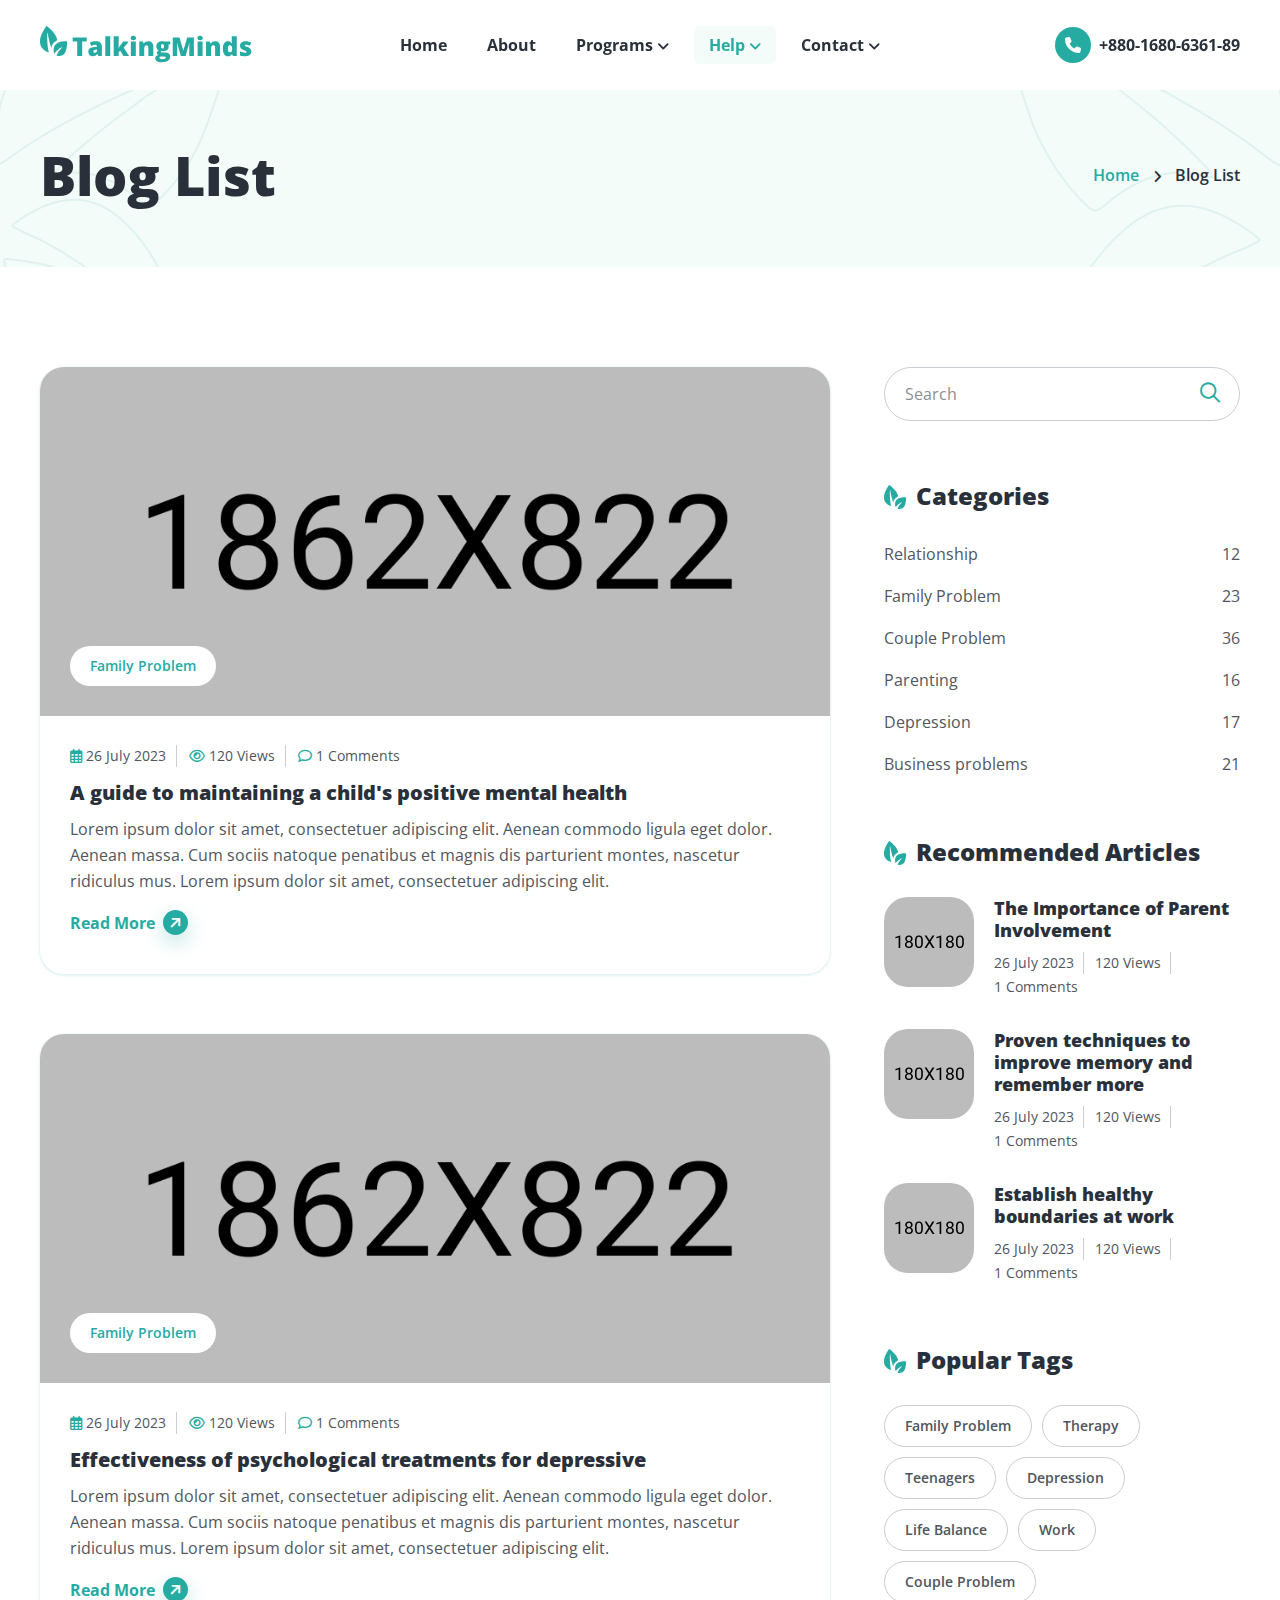
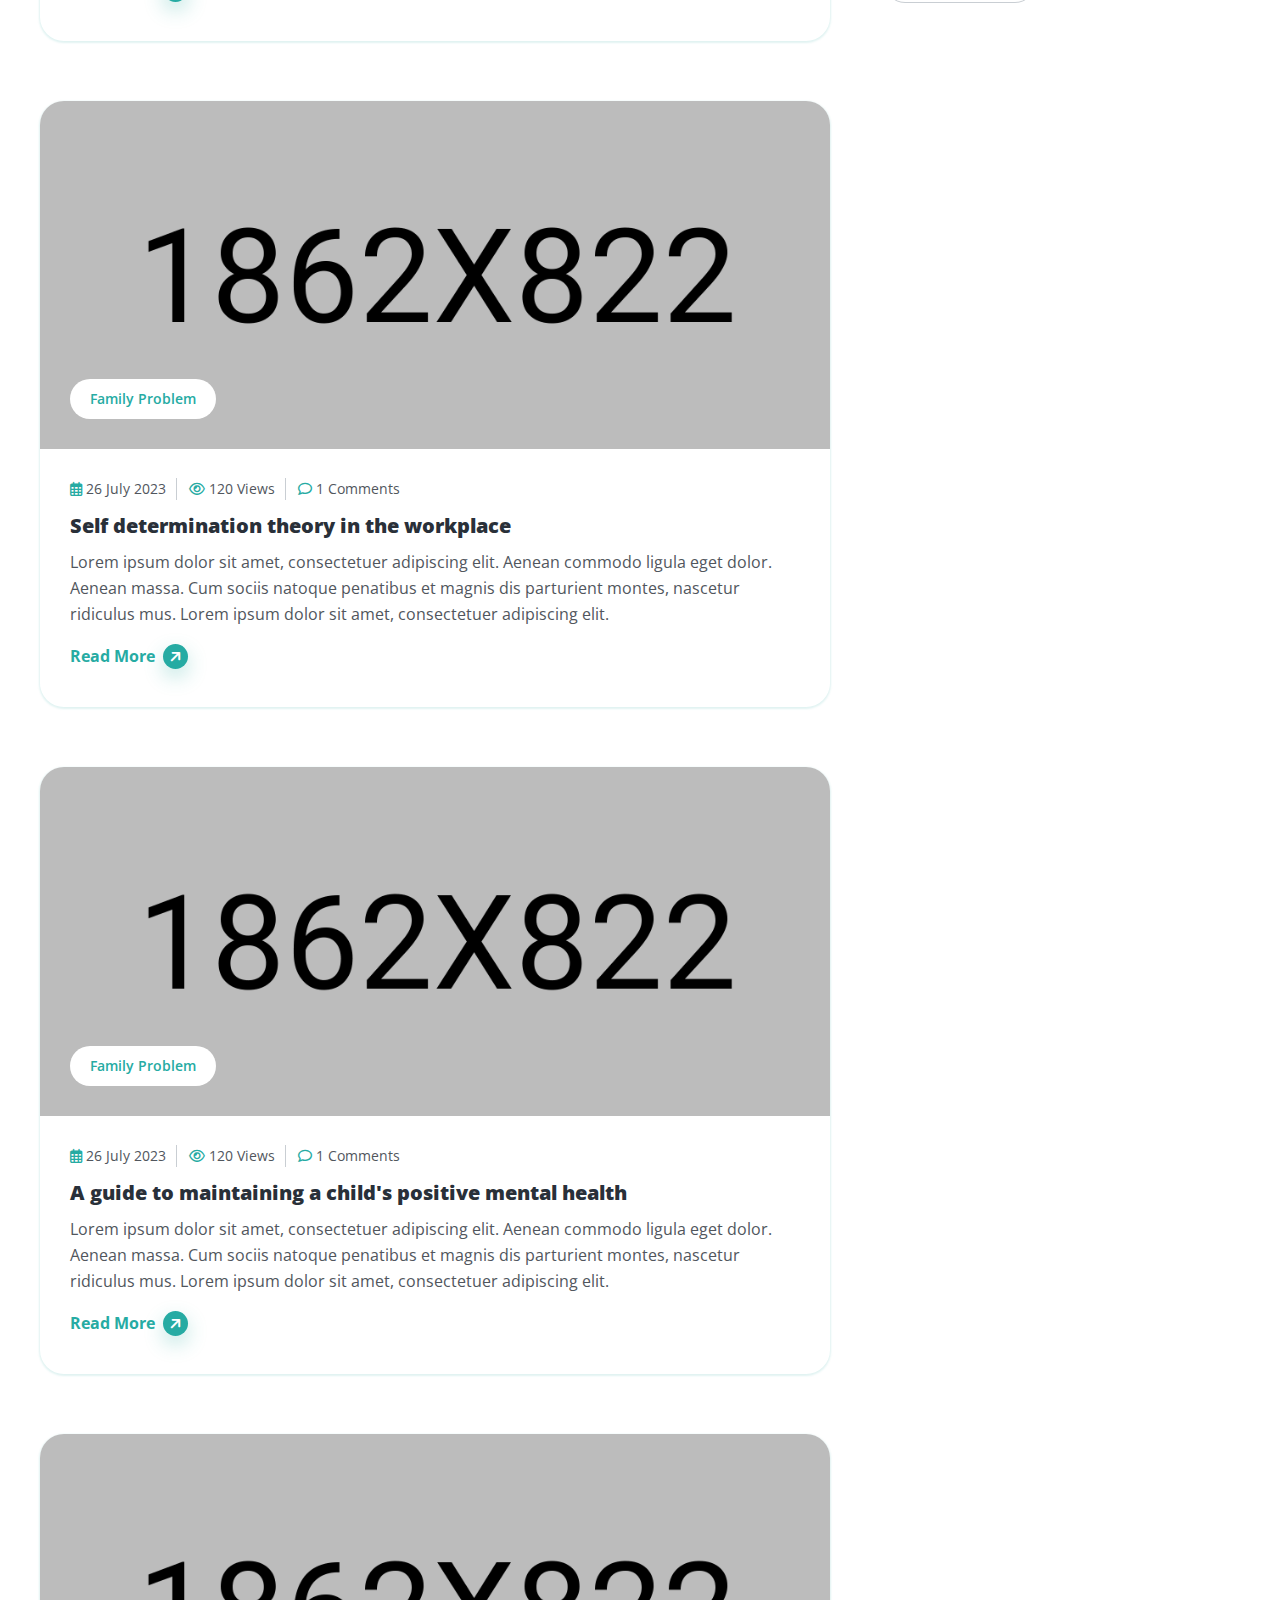
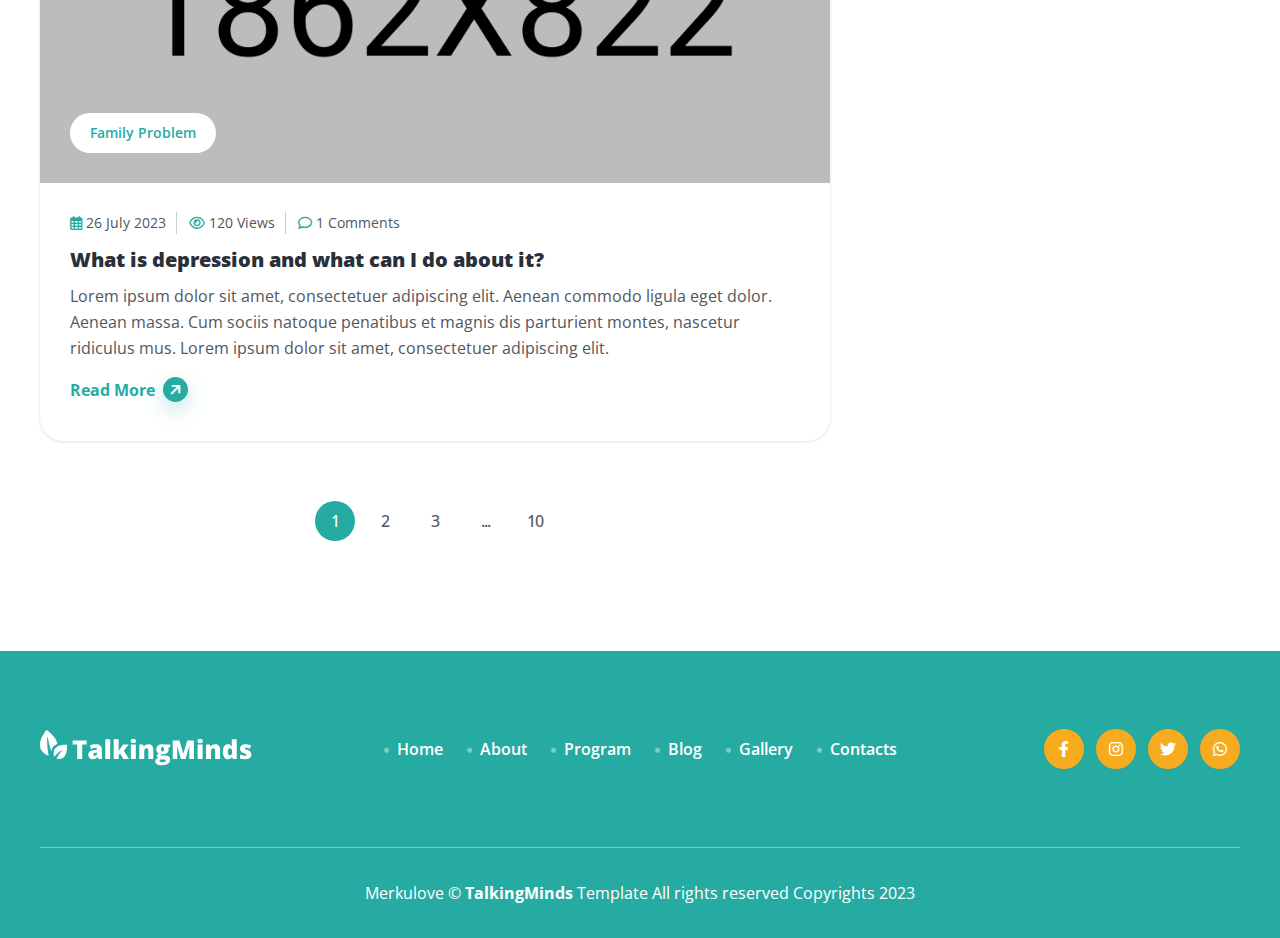
<file: blog_list.html>
<!doctype html>
<html lang="zxx">

  <head>

    <meta charset="utf-8">
    <meta name="viewport" content="width=device-width, initial-scale=1, shrink-to-fit=no">
    <meta http-equiv="x-ua-compatible" content="ie=edge">

    <title>Blog List – Psychotherapist Site Template</title>
    <link rel="shortcut icon" href="assets/images/site_logo/favourite_icon.svg">

    <!-- Fraimwork - CSS Include -->
    <link rel="stylesheet" type="text/css" href="assets/css/bootstrap.min.css">

    <!-- Icon Font - CSS Include -->
    <link rel="stylesheet" type="text/css" href="assets/css/fontawesome.min.css">

    <!-- Animation - CSS Include -->
    <link rel="stylesheet" type="text/css" href="assets/css/animate.min.css">

    <!-- Cursor - CSS Include -->
    <link rel="stylesheet" type="text/css" href="assets/css/cursor.min.css">

    <!-- Carousel - CSS Include -->
    <link rel="stylesheet" type="text/css" href="assets/css/slick.min.css">
    <link rel="stylesheet" type="text/css" href="assets/css/slick-theme.min.css">

    <!-- Video & Image Popup - CSS Include -->
    <link rel="stylesheet" type="text/css" href="assets/css/magnific-popup.min.css">

    <!-- Counter - CSS Include -->
    <link rel="stylesheet" type="text/css" href="assets/css/odometer.min.css">

    <!-- Custom - CSS Include -->
    <link rel="stylesheet" type="text/css" href="assets/css/style.css">

  </head>


  <body>

    <!-- Body Wrap - Start -->
    <div class="page_wrapper">

      <!-- Back To Top - Start -->
      <div class="backtotop">
        <a href="#" class="scroll">
          <i class="fa-solid fa-arrow-up"></i>
        </a>
      </div>
      <!-- Back To Top - End -->

      <!-- Site Header - Start
      ================================================== -->
      <header class="site_header">
        <div class="container">
          <div class="row align-items-center">
            <div class="col-lg-3 col-5">
              <div class="site_logo">
                <a class="site_link" href="index.html">
                  <img src="assets/images/site_logo/site_logo_primary.svg" alt="Site Logo – Talking Minds – Psychotherapist Site Template">
                </a>
              </div>
            </div>
            <div class="col-lg-6 col-2">
              <nav class="main_menu navbar navbar-expand-lg">
                <div class="main_menu_inner collapse navbar-collapse justify-content-center" id="main_menu_dropdown">
                  <ul class="main_menu_list unordered_list">
                    <li>
                      <a class="nav-link" href="index.html">Home</a>
                    </li>
                    <li>
                      <a class="nav-link" href="about.html">About</a>
                    </li>
                    <li class="dropdown">
                      <a class="nav-link" href="#" id="programs_submenu" role="button" data-bs-toggle="dropdown" aria-expanded="false">
                        Programs
                      </a>
                      <ul class="dropdown-menu" aria-labelledby="programs_submenu">
                        <li><a href="service.html">Our Services</a></li>
                        <li><a href="service_details.html">Depression Therapy</a></li>
                        <li><a href="service_details_2.html">Relationships</a></li>
                      </ul>
                    </li>
                    <li class="dropdown active">
                      <a class="nav-link" href="#" id="help_submenu" role="button" data-bs-toggle="dropdown" aria-expanded="false">
                        Help
                      </a>
                      <ul class="dropdown-menu" aria-labelledby="help_submenu">
                        <li><a href="team.html">Our Team</a></li>
                        <li><a href="gallery.html">Our Gallery</a></li>
                        <li class="dropdown active">
                          <a class="nav-link" href="#" id="blog_submenu" role="button" data-bs-toggle="dropdown" aria-expanded="false">
                            Blogs
                          </a>
                          <ul class="dropdown-menu" aria-labelledby="blog_submenu">
                            <li><a href="blog.html">Blog Grid</a></li>
                            <li class="active"><a href="blog_list.html">Blog Listing</a></li>
                            <li><a href="blog_details.html">Blog Details</a></li>
                          </ul>
                        </li>
                        <li><a href="faq.html">F.A.Q.</a></li>
                        <li><a href="error.html">404 Error</a></li>
                      </ul>
                    </li>
                    <li class="dropdown">
                      <a class="nav-link" href="#" id="contact_submenu" role="button" data-bs-toggle="dropdown" aria-expanded="false">
                        Contact
                      </a>
                      <ul class="dropdown-menu" aria-labelledby="contact_submenu">
                        <li><a class="nav-link" href="contact.html">Clinic Contacts</a></li>
                        <li><a class="nav-link" href="contact_2.html">Contact Information</a></li>
                        <li><a class="nav-link" href="contact_3.html">Contact Details</a></li>
                      </ul>
                    </li>
                  </ul>
                </div>
              </nav>
            </div>
            <div class="col-lg-3 col-5">
              <ul class="header_btns_group unordered_list justify-content-end">
                <li>
                  <button class="mobile_menu_btn" type="button" data-bs-toggle="collapse" data-bs-target="#main_menu_dropdown" aria-expanded="false" aria-label="Toggle navigation">
                    <i class="far fa-bars"></i>
                  </button>
                </li>
                <li>
                  <a class="btn_hotline" href="tel:+8801680636189">
                    <span class="btn_icon">
                      <i class="fa-solid fa-phone"></i>
                    </span>
                    <span class="btn_text">+880-1680-6361-89</span>
                  </a>
                </li>
              </ul>
            </div>
          </div>
        </div>
      </header>
      <!-- Site Header - End
      ================================================== -->

      <!-- Main Body - Start
      ================================================== -->
      <main class="page_content">

        <!-- Page Banner - Start
        ================================================== -->
        <section class="page_banner decoration_wrapper">
          <div class="container">
            <div class="row align-items-center">
              <div class="col-lg-6">
                <h1 class="page_title mb-0">Blog List</h1>
              </div>
              <div class="col-lg-6">
                <ul class="breadcrumb_nav unordered_list justify-content-lg-end justify-content-center">
                  <li><a href="index.html">Home</a></li>
                  <li>Blog List</li>
                </ul>
              </div>
            </div>
          </div>
          <div class="decoration_item shape_leaf_1">
            <img src="assets/images/shapes/shape_leaf_left.svg" alt="Shape Leaf - Talking Minds - Psychotherapist Site Template">
          </div>
          <div class="decoration_item shape_leaf_2">
            <img src="assets/images/shapes/shape_leaf_right.svg" alt="Shape Leaf - Talking Minds - Psychotherapist Site Template">
          </div>
        </section>
        <!-- Page Banner - End
        ================================================== -->

        <!-- Blog Section - Start
        ================================================== -->
        <section class="blog_section section_space_lg">
          <div class="container">
            <div class="row">
              <div class="col-lg-8">
                <div class="blog_item">
                  <div class="blog_image">
                    <a class="blog_image_wrap" href="blog_details.html">
                      <img src="assets/images/blogs/blog_list_image_1-min.jpg" alt="Talking Minds - The pros and cons of group psychotherapy">
                    </a>
                  </div>
                  <div class="blog_content">
                    <ul class="post_category unordered_list">
                      <li><a href="#!">Family Problem</a></li>
                    </ul>
                    <ul class="post_meta unordered_list">
                      <li><i class="fa-regular fa-calendar-days"></i> 26 July 2023</li>
                      <li><a href="#!"><i class="fa-regular fa-eye"></i> 120 Views</a></li>
                      <li><a href="#!"><i class="fa-regular fa-comment"></i> 1 Comments</a></li>
                    </ul>
                    <h3 class="item_title">
                      <a href="blog_details.html">
                        A guide to maintaining a child's positive mental health
                      </a>
                    </h3>
                    <p>
                      Lorem ipsum dolor sit amet, consectetuer adipiscing elit. Aenean commodo ligula eget dolor. Aenean massa. Cum sociis natoque penatibus et magnis dis parturient montes, nascetur ridiculus mus. Lorem ipsum dolor sit amet, consectetuer adipiscing elit.
                    </p>
                    <a class="btn-link" href="blog_details.html">
                      <span class="btn_text">Read More</span>
                      <span class="btn_icon"><i class="fa-solid fa-arrow-up-right"></i></span>
                    </a>
                  </div>
                </div>
                <div class="blog_item">
                  <div class="blog_image">
                    <a class="blog_image_wrap" href="blog_details.html">
                      <img src="assets/images/blogs/blog_list_image_2-min.jpg" alt="Talking Minds - Top seven challenges in counselling children">
                    </a>
                  </div>
                  <div class="blog_content">
                    <ul class="post_category unordered_list">
                      <li><a href="#!">Family Problem</a></li>
                    </ul>
                    <ul class="post_meta unordered_list">
                      <li><i class="fa-regular fa-calendar-days"></i> 26 July 2023</li>
                      <li><a href="#!"><i class="fa-regular fa-eye"></i> 120 Views</a></li>
                      <li><a href="#!"><i class="fa-regular fa-comment"></i> 1 Comments</a></li>
                    </ul>
                    <h3 class="item_title">
                      <a href="blog_details.html">
                        Effectiveness of psychological treatments for depressive
                      </a>
                    </h3>
                    <p>
                      Lorem ipsum dolor sit amet, consectetuer adipiscing elit. Aenean commodo ligula eget dolor. Aenean massa. Cum sociis natoque penatibus et magnis dis parturient montes, nascetur ridiculus mus. Lorem ipsum dolor sit amet, consectetuer adipiscing elit.
                    </p>
                    <a class="btn-link" href="blog_details.html">
                      <span class="btn_text">Read More</span>
                      <span class="btn_icon"><i class="fa-solid fa-arrow-up-right"></i></span>
                    </a>
                  </div>
                </div>
                <div class="blog_item">
                  <div class="blog_image">
                    <a class="blog_image_wrap" href="blog_details.html">
                      <img src="assets/images/blogs/blog_list_image_3-min.jpg" alt="Talking Minds - Actions, types and tips for finding group therapy">
                    </a>
                  </div>
                  <div class="blog_content">
                    <ul class="post_category unordered_list">
                      <li><a href="#!">Family Problem</a></li>
                    </ul>
                    <ul class="post_meta unordered_list">
                      <li><i class="fa-regular fa-calendar-days"></i> 26 July 2023</li>
                      <li><a href="#!"><i class="fa-regular fa-eye"></i> 120 Views</a></li>
                      <li><a href="#!"><i class="fa-regular fa-comment"></i> 1 Comments</a></li>
                    </ul>
                    <h3 class="item_title">
                      <a href="blog_details.html">
                        Self determination theory in the workplace
                      </a>
                    </h3>
                    <p>
                      Lorem ipsum dolor sit amet, consectetuer adipiscing elit. Aenean commodo ligula eget dolor. Aenean massa. Cum sociis natoque penatibus et magnis dis parturient montes, nascetur ridiculus mus. Lorem ipsum dolor sit amet, consectetuer adipiscing elit.
                    </p>
                    <a class="btn-link" href="blog_details.html">
                      <span class="btn_text">Read More</span>
                      <span class="btn_icon"><i class="fa-solid fa-arrow-up-right"></i></span>
                    </a>
                  </div>
                </div>
                <div class="blog_item">
                  <div class="blog_image">
                    <a class="blog_image_wrap" href="blog_details.html">
                      <img src="assets/images/blogs/blog_list_image_4-min.jpg" alt="Talking Minds - The pros and cons of group psychotherapy">
                    </a>
                  </div>
                  <div class="blog_content">
                    <ul class="post_category unordered_list">
                      <li><a href="#!">Family Problem</a></li>
                    </ul>
                    <ul class="post_meta unordered_list">
                      <li><i class="fa-regular fa-calendar-days"></i> 26 July 2023</li>
                      <li><a href="#!"><i class="fa-regular fa-eye"></i> 120 Views</a></li>
                      <li><a href="#!"><i class="fa-regular fa-comment"></i> 1 Comments</a></li>
                    </ul>
                    <h3 class="item_title">
                      <a href="blog_details.html">
                        A guide to maintaining a child's positive mental health
                      </a>
                    </h3>
                    <p>
                      Lorem ipsum dolor sit amet, consectetuer adipiscing elit. Aenean commodo ligula eget dolor. Aenean massa. Cum sociis natoque penatibus et magnis dis parturient montes, nascetur ridiculus mus. Lorem ipsum dolor sit amet, consectetuer adipiscing elit.
                    </p>
                    <a class="btn-link" href="blog_details.html">
                      <span class="btn_text">Read More</span>
                      <span class="btn_icon"><i class="fa-solid fa-arrow-up-right"></i></span>
                    </a>
                  </div>
                </div>
                <div class="blog_item">
                  <div class="blog_image">
                    <a class="blog_image_wrap" href="blog_details.html">
                      <img src="assets/images/blogs/blog_list_image_5-min.jpg" alt="Talking Minds - Top seven challenges in counselling children">
                    </a>
                  </div>
                  <div class="blog_content">
                    <ul class="post_category unordered_list">
                      <li><a href="#!">Family Problem</a></li>
                    </ul>
                    <ul class="post_meta unordered_list">
                      <li><i class="fa-regular fa-calendar-days"></i> 26 July 2023</li>
                      <li><a href="#!"><i class="fa-regular fa-eye"></i> 120 Views</a></li>
                      <li><a href="#!"><i class="fa-regular fa-comment"></i> 1 Comments</a></li>
                    </ul>
                    <h3 class="item_title">
                      <a href="blog_details.html">
                        What is depression and what can I do about it?
                      </a>
                    </h3>
                    <p>
                      Lorem ipsum dolor sit amet, consectetuer adipiscing elit. Aenean commodo ligula eget dolor. Aenean massa. Cum sociis natoque penatibus et magnis dis parturient montes, nascetur ridiculus mus. Lorem ipsum dolor sit amet, consectetuer adipiscing elit.
                    </p>
                    <a class="btn-link" href="blog_details.html">
                      <span class="btn_text">Read More</span>
                      <span class="btn_icon"><i class="fa-solid fa-arrow-up-right"></i></span>
                    </a>
                  </div>
                </div>
                <div class="pagination_wrap p-0">
                  <ul class="pagination_nav unordered_list justify-content-center">
                    <li class="active"><a href="#!">1</a></li>
                    <li><a href="#!">2</a></li>
                    <li><a href="#!">3</a></li>
                    <li><a href="#!">...</a></li>
                    <li><a href="#!">10</a></li>
                  </ul>
                </div>
              </div>

              <div class="col-lg-4">
                <aside class="sidebar ps-lg-4">
                  <div class="form-group">
                    <input id="sidebar_search" class="form-control" type="search" name="search" placeholder="Search">
                    <button type="submit" class="input_icon">
                      <i class="fa-regular fa-magnifying-glass"></i>
                    </button>
                  </div>
                  <div class="sidebar_widget">
                    <h3 class="sidebar_widget_title">
                      <span class="title_icon">
                        <img src="assets/images/site_logo/favourite_icon.svg" alt="Talking Minds - Psychotherapist Site Template">
                      </span>
                      <span class="title_text">Categories</span>
                    </h3>
                    <ul class="post_category_list unordered_list_block">
                      <li>
                        <a href="#!">
                          <span class="category_name">Relationship</span>
                          <span class="category_counter">12</span>
                        </a>
                      </li>
                      <li>
                        <a href="#!">
                          <span class="category_name">Family Problem</span>
                          <span class="category_counter">23</span>
                        </a>
                      </li>
                      <li>
                        <a href="#!">
                          <span class="category_name">Couple Problem</span>
                          <span class="category_counter">36</span>
                        </a>
                      </li>
                      <li>
                        <a href="#!">
                          <span class="category_name">Parenting</span>
                          <span class="category_counter">16</span>
                        </a>
                      </li>
                      <li>
                        <a href="#!">
                          <span class="category_name">Depression</span>
                          <span class="category_counter">17</span>
                        </a>
                      </li>
                      <li>
                        <a href="#!">
                          <span class="category_name">Business problems</span>
                          <span class="category_counter">21</span>
                        </a>
                      </li>
                    </ul>
                  </div>
                  <div class="sidebar_widget">
                    <h3 class="sidebar_widget_title">
                      <span class="title_icon">
                        <img src="assets/images/site_logo/favourite_icon.svg" alt="Talking Minds - Psychotherapist Site Template">
                      </span>
                      <span class="title_text">Recommended Articles</span>
                    </h3>
                    <ul class="reecommended_post_group unordered_list_block">
                      <li>
                        <div class="blog_item_small">
                          <div class="blog_image">
                            <a class="blog_image_wrap" href="blog_details.html">
                              <img src="assets/images/blogs/small_blog_image_1.jpg" alt="Talking Minds - Psychotherapist Site Template">
                            </a>
                          </div>
                          <div class="blog_content">
                            <h3 class="item_title">
                              <a href="blog_details.html">
                                The Importance of Parent Involvement
                              </a>
                            </h3>
                            <ul class="post_meta unordered_list">
                              <li>26 July 2023</li>
                              <li><a href="#!">120 Views</a></li>
                              <li><a href="#!">1 Comments</a></li>
                            </ul>
                          </div>
                        </div>
                      </li>
                      <li>
                        <div class="blog_item_small">
                          <div class="blog_image">
                            <a class="blog_image_wrap" href="blog_details.html">
                              <img src="assets/images/blogs/small_blog_image_2.jpg" alt="Talking Minds - Psychotherapist Site Template">
                            </a>
                          </div>
                          <div class="blog_content">
                            <h3 class="item_title">
                              <a href="blog_details.html">
                                Proven techniques to improve memory and remember more 
                              </a>
                            </h3>
                            <ul class="post_meta unordered_list">
                              <li>26 July 2023</li>
                              <li><a href="#!">120 Views</a></li>
                              <li><a href="#!">1 Comments</a></li>
                            </ul>
                          </div>
                        </div>
                      </li>
                      <li>
                        <div class="blog_item_small">
                          <div class="blog_image">
                            <a class="blog_image_wrap" href="blog_details.html">
                              <img src="assets/images/blogs/small_blog_image_3.jpg" alt="Talking Minds - Psychotherapist Site Template">
                            </a>
                          </div>
                          <div class="blog_content">
                            <h3 class="item_title">
                              <a href="blog_details.html">
                                Establish healthy boundaries at work
                              </a>
                            </h3>
                            <ul class="post_meta unordered_list">
                              <li>26 July 2023</li>
                              <li><a href="#!">120 Views</a></li>
                              <li><a href="#!">1 Comments</a></li>
                            </ul>
                          </div>
                        </div>
                      </li>
                    </ul>
                  </div>
                  <div class="sidebar_widget">
                    <h3 class="sidebar_widget_title">
                      <span class="title_icon">
                        <img src="assets/images/site_logo/favourite_icon.svg" alt="Talking Minds - Psychotherapist Site Template">
                      </span>
                      <span class="title_text">Popular Tags</span>
                    </h3>
                    <ul class="post_tags unordered_list">
                      <li><a href="#!">Family Problem</a></li>
                      <li><a href="#!">Therapy</a></li>
                      <li><a href="#!">Teenagers</a></li>
                      <li><a href="#!">Depression</a></li>
                      <li><a href="#!">Life Balance</a></li>
                      <li><a href="#!">Work</a></li>
                      <li><a href="#!">Couple Problem</a></li>
                    </ul>
                  </div>
                </aside>
              </div>
            </div>
          </div>
        </section>
        <!-- Blog Section - End
        ================================================== -->

      </main>
      <!-- Main Body - End
      ================================================== -->

      <!-- Site Footer - Start
      ================================================== -->
      <footer class="site_footer bg_primary">
        <div class="container">
          <div class="site_footer_content">
            <div class="row align-items-center">
              <div class="col-lg-3">
                <div class="site_logo">
                  <a class="site_link" href="index.html">
                    <img src="assets/images/site_logo/site_logo_white.svg" alt="Site Logo – Talking Minds – Psychotherapist Site Template">
                  </a>
                </div>
              </div>
              <div class="col-lg-6">
                <ul class="info_list unordered_list justify-content-center">
                  <li>
                    <a href="index.html">
                      <span class="info_icon">
                        <i class="fa-solid fa-circle"></i>
                      </span>
                      <span class="info_text">Home</span>
                    </a>
                  </li>
                  <li>
                    <a href="about.html">
                      <span class="info_icon">
                        <i class="fa-solid fa-circle"></i>
                      </span>
                      <span class="info_text">About</span>
                    </a>
                  </li>
                  <li>
                    <a href="service.html">
                      <span class="info_icon">
                        <i class="fa-solid fa-circle"></i>
                      </span>
                      <span class="info_text">Program</span>
                    </a>
                  </li>
                  <li>
                    <a href="blog.html">
                      <span class="info_icon">
                        <i class="fa-solid fa-circle"></i>
                      </span>
                      <span class="info_text">Blog</span>
                    </a>
                  </li>
                  <li>
                    <a href="gallery.html">
                      <span class="info_icon">
                        <i class="fa-solid fa-circle"></i>
                      </span>
                      <span class="info_text">Gallery</span>
                    </a>
                  </li>
                  <li>
                    <a href="contact.html">
                      <span class="info_icon">
                        <i class="fa-solid fa-circle"></i>
                      </span>
                      <span class="info_text">Contacts</span>
                    </a>
                  </li>
                </ul>
              </div>
              <div class="col-lg-3">
                <ul class="social_links unordered_list justify-content-center justify-content-lg-end">
                  <li><a href="#!"><i class="fa-brands fa-facebook-f"></i></a></li>
                  <li><a href="#!"><i class="fa-brands fa-instagram"></i></a></li>
                  <li><a href="#!"><i class="fa-brands fa-twitter"></i></a></li>
                  <li><a href="#!"><i class="fa-brands fa-whatsapp"></i></a></li>
                </ul>
              </div>
            </div>
          </div>
          <div class="copyright_widget text-center">
            <p class="copyright_text m-0">Merkulove © <b>TalkingMinds</b> Template All rights reserved Copyrights 2023</p>
          </div>
        </div>
      </footer>
      <!-- Site Footer - End
      ================================================== -->

    </div>
    <!-- Body Wrap - End -->

    <!-- Fraimwork - Jquery Include -->
    <script src="assets/js/jquery.min.js"></script>
    <script src="assets/js/popper.min.js"></script>
    <script src="assets/js/bootstrap.min.js"></script>
    <script src="assets/js/bootstrap-dropdown-ml-hack.min.js"></script>

    <!-- animation - jquery include -->
    <script src="assets/js/cursor.min.js"></script>

    <!-- Carousel - Jquery Include -->
    <script src="assets/js/slick.min.js"></script>

    <!-- Video & Image Popup - Jquery Include -->
    <script src="assets/js/magnific-popup.min.js"></script>
    
    <!-- Counter - Jquery Include -->
    <script src="assets/js/appear.min.js"></script>
    <script src="assets/js/odometer.min.js"></script>

    <!-- Custom - Jquery Include -->
    <script src="assets/js/main.js"></script>

  </body>
</html>
</file>
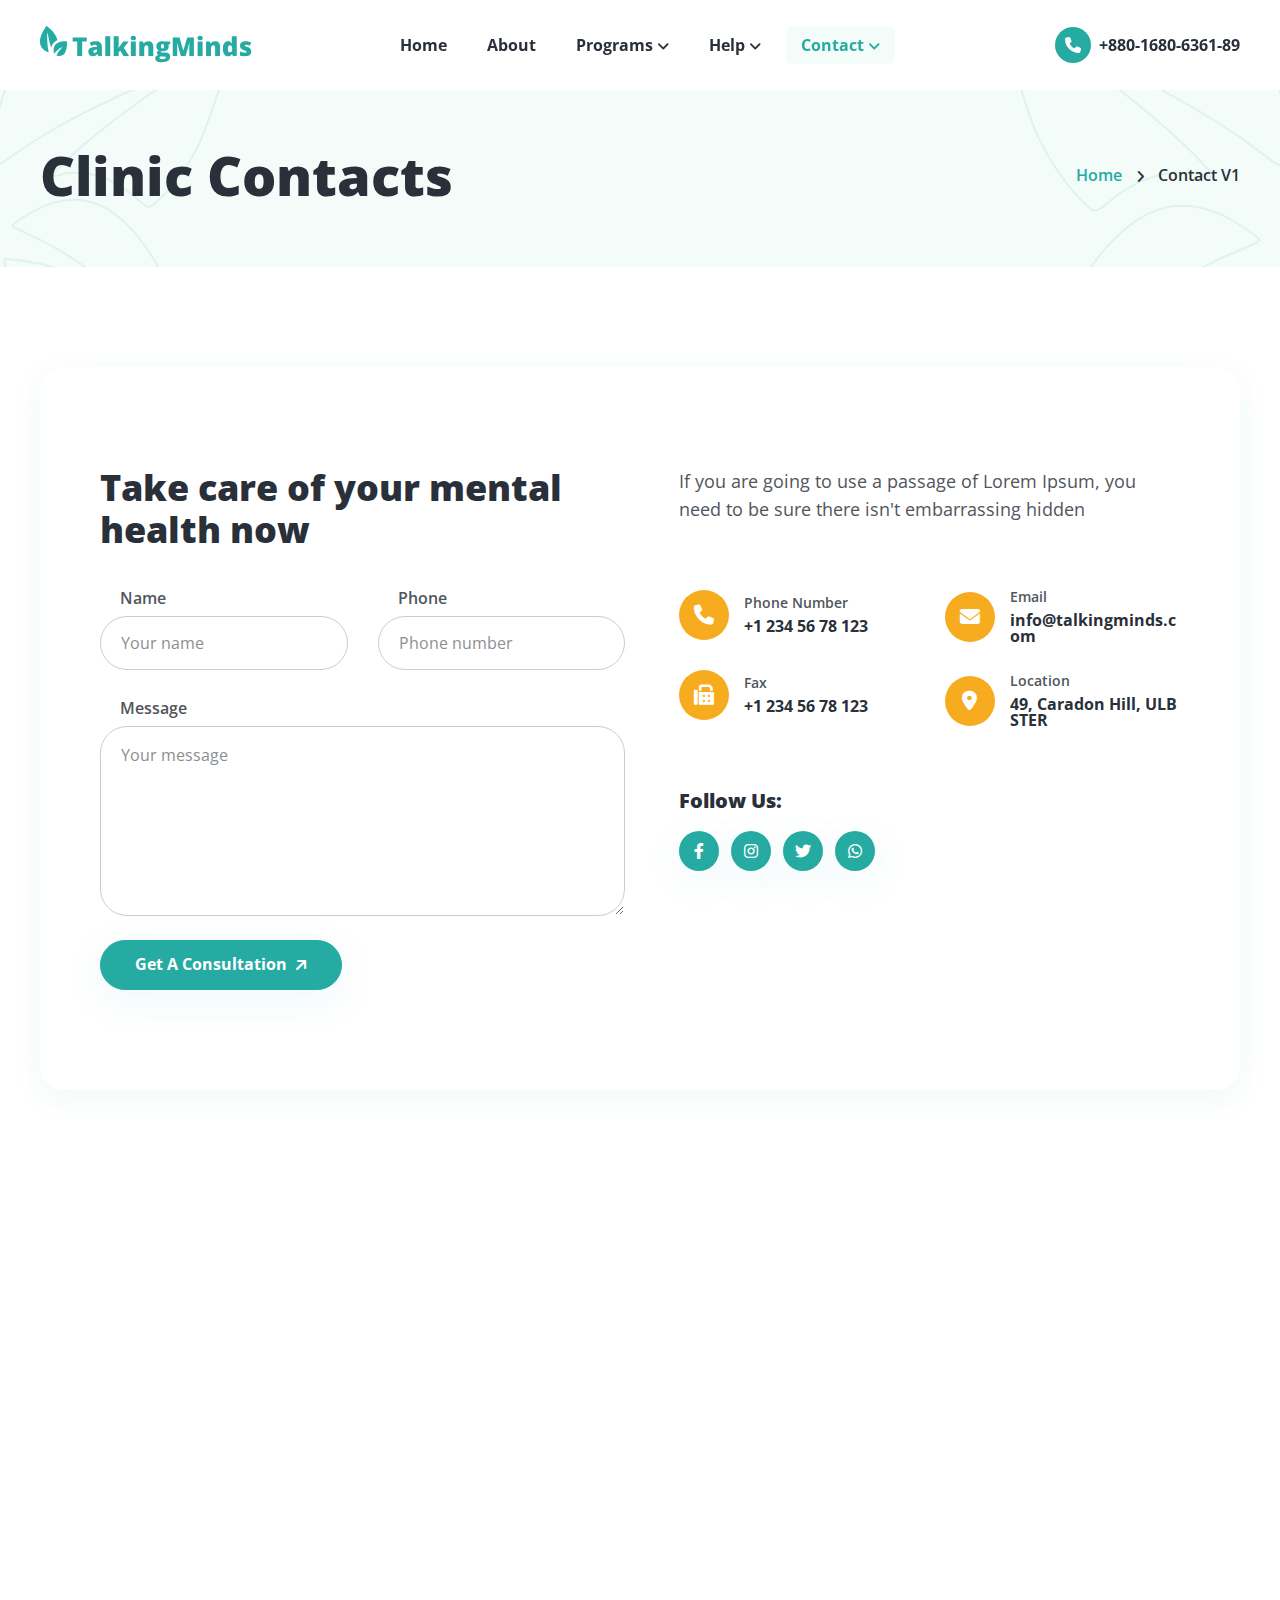
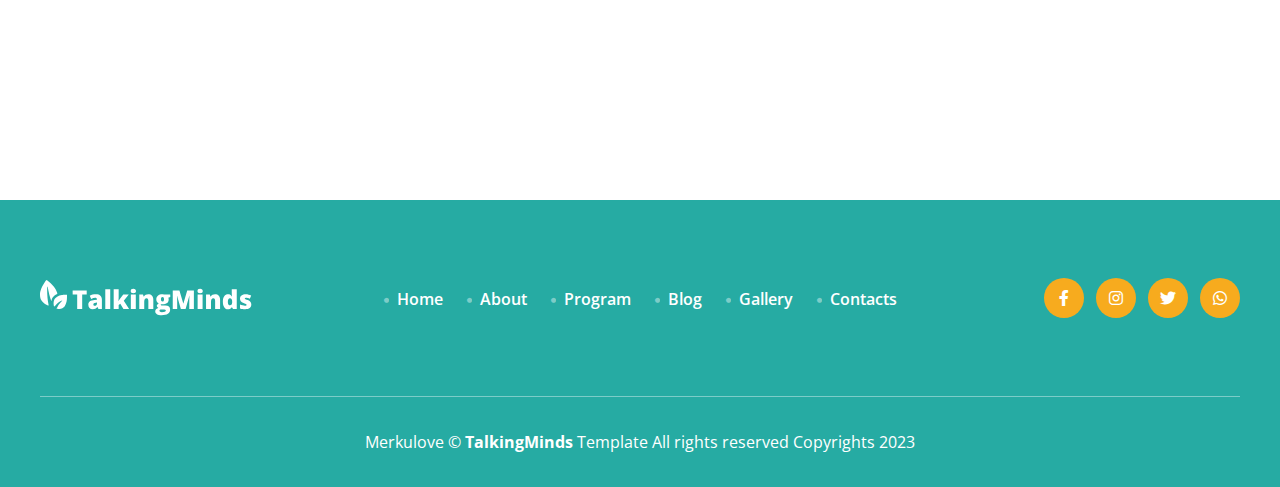
<file: contact.html>
<!doctype html>
<html lang="en">

  <head>

    <meta charset="utf-8">
    <meta name="viewport" content="width=device-width, initial-scale=1, shrink-to-fit=no">
    <meta http-equiv="x-ua-compatible" content="ie=edge">

    <title>Clinic Contacts - Talking Minds – Psychotherapist Site Template</title>
    <link rel="shortcut icon" href="assets/images/site_logo/favourite_icon.svg">

    <!-- Fraimwork - CSS Include -->
    <link rel="stylesheet" type="text/css" href="assets/css/bootstrap.min.css">

    <!-- Icon Font - CSS Include -->
    <link rel="stylesheet" type="text/css" href="assets/css/fontawesome.min.css">

    <!-- Animation - CSS Include -->
    <link rel="stylesheet" type="text/css" href="assets/css/animate.min.css">

    <!-- Cursor - CSS Include -->
    <link rel="stylesheet" type="text/css" href="assets/css/cursor.min.css">

    <!-- Carousel - CSS Include -->
    <link rel="stylesheet" type="text/css" href="assets/css/slick.min.css">
    <link rel="stylesheet" type="text/css" href="assets/css/slick-theme.min.css">

    <!-- Video & Image Popup - CSS Include -->
    <link rel="stylesheet" type="text/css" href="assets/css/magnific-popup.min.css">

    <!-- Counter - CSS Include -->
    <link rel="stylesheet" type="text/css" href="assets/css/odometer.min.css">

    <!-- Custom - CSS Include -->
    <link rel="stylesheet" type="text/css" href="assets/css/style.css">

  </head>


  <body>

    <!-- Body Wrap - Start -->
    <div class="page_wrapper">

      <!-- Back To Top - Start -->
      <div class="backtotop">
        <a href="#" class="scroll">
          <i class="fa-solid fa-arrow-up"></i>
        </a>
      </div>
      <!-- Back To Top - End -->

      <!-- Site Header - Start
      ================================================== -->
      <header class="site_header">
        <div class="container">
          <div class="row align-items-center">
            <div class="col-lg-3 col-5">
              <div class="site_logo">
                <a class="site_link" href="index.html">
                  <img src="assets/images/site_logo/site_logo_primary.svg" alt="Site Logo – Talking Minds – Psychotherapist Site Template">
                </a>
              </div>
            </div>
            <div class="col-lg-6 col-2">
              <nav class="main_menu navbar navbar-expand-lg">
                <div class="main_menu_inner collapse navbar-collapse justify-content-center" id="main_menu_dropdown">
                  <ul class="main_menu_list unordered_list">
                    <li>
                      <a class="nav-link" href="index.html">Home</a>
                    </li>
                    <li>
                      <a class="nav-link" href="about.html">About</a>
                    </li>
                    <li class="dropdown">
                      <a class="nav-link" href="#" id="programs_submenu" role="button" data-bs-toggle="dropdown" aria-expanded="false">
                        Programs
                      </a>
                      <ul class="dropdown-menu" aria-labelledby="programs_submenu">
                        <li><a href="service.html">Our Services</a></li>
                        <li><a href="service_details.html">Depression Therapy</a></li>
                        <li><a href="service_details_2.html">Relationships</a></li>
                      </ul>
                    </li>
                    <li class="dropdown">
                      <a class="nav-link" href="#" id="help_submenu" role="button" data-bs-toggle="dropdown" aria-expanded="false">
                        Help
                      </a>
                      <ul class="dropdown-menu" aria-labelledby="help_submenu">
                        <li><a href="team.html">Our Team</a></li>
                        <li><a href="gallery.html">Our Gallery</a></li>
                        <li class="dropdown">
                          <a class="nav-link" href="#" id="blog_submenu" role="button" data-bs-toggle="dropdown" aria-expanded="false">
                            Blogs
                          </a>
                          <ul class="dropdown-menu" aria-labelledby="blog_submenu">
                            <li><a href="blog.html">Blog Grid</a></li>
                            <li><a href="blog_list.html">Blog Listing</a></li>
                            <li><a href="blog_details.html">Blog Details</a></li>
                          </ul>
                        </li>
                        <li><a href="faq.html">F.A.Q.</a></li>
                        <li><a href="error.html">404 Error</a></li>
                      </ul>
                    </li>
                    <li class="dropdown active">
                      <a class="nav-link" href="#" id="contact_submenu" role="button" data-bs-toggle="dropdown" aria-expanded="false">
                        Contact
                      </a>
                      <ul class="dropdown-menu" aria-labelledby="contact_submenu">
                        <li class="active"><a class="nav-link" href="contact.html">Clinic Contacts</a></li>
                        <li><a class="nav-link" href="contact_2.html">Contact Information</a></li>
                        <li><a class="nav-link" href="contact_3.html">Contact Details</a></li>
                      </ul>
                    </li>
                  </ul>
                </div>
              </nav>
            </div>
            <div class="col-lg-3 col-5">
              <ul class="header_btns_group unordered_list justify-content-end">
                <li>
                  <button class="mobile_menu_btn" type="button" data-bs-toggle="collapse" data-bs-target="#main_menu_dropdown" aria-expanded="false" aria-label="Toggle navigation">
                    <i class="far fa-bars"></i>
                  </button>
                </li>
                <li>
                  <a class="btn_hotline" href="tel:+8801680636189">
                    <span class="btn_icon">
                      <i class="fa-solid fa-phone"></i>
                    </span>
                    <span class="btn_text">+880-1680-6361-89</span>
                  </a>
                </li>
              </ul>
            </div>
          </div>
        </div>
      </header>
      <!-- Site Header - End
      ================================================== -->

      <!-- Main Body - Start
      ================================================== -->
      <main class="page_content">

        <!-- Page Banner - Start
        ================================================== -->
        <section class="page_banner decoration_wrapper">
          <div class="container">
            <div class="row align-items-center">
              <div class="col-lg-6">
                <h1 class="page_title mb-0">Clinic Contacts</h1>
              </div>
              <div class="col-lg-6">
                <ul class="breadcrumb_nav unordered_list justify-content-lg-end justify-content-center">
                  <li><a href="index.html">Home</a></li>
                  <li>Contact V1</li>
                </ul>
              </div>
            </div>
          </div>
          <div class="decoration_item shape_leaf_1">
            <img src="assets/images/shapes/shape_leaf_left.svg" alt="Shape Leaf - Talking Minds - Psychotherapist Site Template">
          </div>
          <div class="decoration_item shape_leaf_2">
            <img src="assets/images/shapes/shape_leaf_right.svg" alt="Shape Leaf - Talking Minds - Psychotherapist Site Template">
          </div>
        </section>
        <!-- Page Banner - End
        ================================================== -->

        <!-- Contact Section - Start
        ================================================== -->
        <section class="contact_section section_space_lg">
          <div class="container">
            <div class="conatiner_box">
              <div class="section_heading mb-4">
                <div class="row justify-content-lg-between">
                  <div class="col-lg-6">
                    <h2 class="section_heading_text mb-0">
                      Take care of your mental health now
                    </h2>
                  </div>
                  <div class="col-lg-6">
                    <p class="section_heading_description mb-0 ps-lg-4">
                      If you are going to use a passage of Lorem Ipsum, you need to be sure there isn't embarrassing hidden 
                    </p>
                  </div>
                </div>
              </div>

              <div class="row justify-content-lg-between">
                <div class="col-lg-6 mb-lg-0 mb-4">
                  <div class="row">
                    <div class="col-md-6">
                      <div class="form-group">
                        <label for="input_name">Name</label>
                        <input id="input_name" class="form-control" type="text" name="name" placeholder="Your name">
                      </div>
                    </div>
                    <div class="col-md-6">
                      <div class="form-group">
                        <label for="input_phone">Phone</label>
                        <input id="input_phone" class="form-control" type="tel" name="phone" placeholder="Phone number">
                      </div>
                    </div>
                    <div class="col-12">
                      <div class="form-group mb-4">
                        <label for="input_message">Message</label>
                        <textarea id="input_message" class="form-control" name="comment" placeholder="Your message"></textarea>
                      </div>
                      <button type="submit" class="btn btn-primary">
                        <span class="btn_text" data-text="Get A Consultation">
                          Get A Consultation
                        </span>
                        <span class="btn_icon">
                          <i class="fa-solid fa-arrow-up-right"></i>
                        </span>
                      </button>
                    </div>
                  </div>
                </div>
                <div class="col-lg-6">
                  <div class="ps-lg-4">
                    <div class="row mb-5">
                      <div class="col-md-6">
                        <ul class="contact_info_list unordered_list_block">
                          <li>
                            <div class="item_icon">
                              <i class="fa-solid fa-phone"></i>
                            </div>
                            <div class="item_content">
                              <h3 class="item_title">Phone Number</h3>
                              <p class="item_info mb-0">+1 234 56 78 123</p>
                            </div>
                          </li>
                          <li>
                            <div class="item_icon">
                              <i class="fa-solid fa-fax"></i>
                            </div>
                            <div class="item_content">
                              <h3 class="item_title">Fax</h3>
                              <p class="item_info mb-0">+1 234 56 78 123</p>
                            </div>
                          </li>
                        </ul>
                      </div>
                      <div class="col-md-6">
                        <ul class="contact_info_list unordered_list_block">
                          <li>
                            <div class="item_icon">
                              <i class="fa-solid fa-envelope"></i>
                            </div>
                            <div class="item_content">
                              <h3 class="item_title">Email</h3>
                              <p class="item_info mb-0">info@talkingminds.com</p>
                            </div>
                          </li>
                          <li>
                            <div class="item_icon">
                              <i class="fa-solid fa-location-dot"></i>
                            </div>
                            <div class="item_content">
                              <h3 class="item_title">Location</h3>
                              <p class="item_info mb-0">49, Caradon Hill, ULBSTER</p>
                            </div>
                          </li>
                        </ul>
                      </div>
                    </div>
                    <h3 class="social_title">Follow Us:</h3>
                    <ul class="social_links unordered_list">
                      <li><a class="bg-primary" href="#!"><i class="fa-brands fa-facebook-f"></i></a></li>
                      <li><a class="bg-primary" href="#!"><i class="fa-brands fa-instagram"></i></a></li>
                      <li><a class="bg-primary" href="#!"><i class="fa-brands fa-twitter"></i></a></li>
                      <li><a class="bg-primary" href="#!"><i class="fa-brands fa-whatsapp"></i></a></li>
                    </ul>
                  </div>
                </div>
              </div>
            </div>
          </div>
        </section>
        <!-- Contact Section - End
        ================================================== -->

        <!-- Google Map - Start
        ================================================== -->
        <div class="gmap_canvas contact_map">
          <iframe class="rounded-0" src="https://maps.google.com/maps?q=2880%20Broadway,%20New%20York&t=&z=13&ie=UTF8&iwloc=&output=embed"></iframe>
        </div>
        <!-- Google Map - End
        ================================================== -->

      </main>
      <!-- Main Body - End
      ================================================== -->

      <!-- Site Footer - Start
      ================================================== -->
      <footer class="site_footer bg_primary">
        <div class="container">
          <div class="site_footer_content">
            <div class="row align-items-center">
              <div class="col-lg-3">
                <div class="site_logo">
                  <a class="site_link" href="index.html">
                    <img src="assets/images/site_logo/site_logo_white.svg" alt="Site Logo – Talking Minds – Psychotherapist Site Template">
                  </a>
                </div>
              </div>
              <div class="col-lg-6">
                <ul class="info_list unordered_list justify-content-center">
                  <li>
                    <a href="index.html">
                      <span class="info_icon">
                        <i class="fa-solid fa-circle"></i>
                      </span>
                      <span class="info_text">Home</span>
                    </a>
                  </li>
                  <li>
                    <a href="about.html">
                      <span class="info_icon">
                        <i class="fa-solid fa-circle"></i>
                      </span>
                      <span class="info_text">About</span>
                    </a>
                  </li>
                  <li>
                    <a href="service.html">
                      <span class="info_icon">
                        <i class="fa-solid fa-circle"></i>
                      </span>
                      <span class="info_text">Program</span>
                    </a>
                  </li>
                  <li>
                    <a href="blog.html">
                      <span class="info_icon">
                        <i class="fa-solid fa-circle"></i>
                      </span>
                      <span class="info_text">Blog</span>
                    </a>
                  </li>
                  <li>
                    <a href="gallery.html">
                      <span class="info_icon">
                        <i class="fa-solid fa-circle"></i>
                      </span>
                      <span class="info_text">Gallery</span>
                    </a>
                  </li>
                  <li>
                    <a href="contact.html">
                      <span class="info_icon">
                        <i class="fa-solid fa-circle"></i>
                      </span>
                      <span class="info_text">Contacts</span>
                    </a>
                  </li>
                </ul>
              </div>
              <div class="col-lg-3">
                <ul class="social_links unordered_list justify-content-center justify-content-lg-end">
                  <li><a href="#!"><i class="fa-brands fa-facebook-f"></i></a></li>
                  <li><a href="#!"><i class="fa-brands fa-instagram"></i></a></li>
                  <li><a href="#!"><i class="fa-brands fa-twitter"></i></a></li>
                  <li><a href="#!"><i class="fa-brands fa-whatsapp"></i></a></li>
                </ul>
              </div>
            </div>
          </div>
          <div class="copyright_widget text-center">
            <p class="copyright_text m-0">Merkulove © <b>TalkingMinds</b> Template All rights reserved Copyrights 2023</p>
          </div>
        </div>
      </footer>
      <!-- Site Footer - End
      ================================================== -->

    </div>
    <!-- Body Wrap - End -->

    <!-- Fraimwork - Jquery Include -->
    <script src="assets/js/jquery.min.js"></script>
    <script src="assets/js/popper.min.js"></script>
    <script src="assets/js/bootstrap.min.js"></script>
    <script src="assets/js/bootstrap-dropdown-ml-hack.min.js"></script>

    <!-- animation - jquery include -->
    <script src="assets/js/cursor.min.js"></script>

    <!-- Carousel - Jquery Include -->
    <script src="assets/js/slick.min.js"></script>

    <!-- Video & Image Popup - Jquery Include -->
    <script src="assets/js/magnific-popup.min.js"></script>
    
    <!-- Counter - Jquery Include -->
    <script src="assets/js/appear.min.js"></script>
    <script src="assets/js/odometer.min.js"></script>

    <!-- Custom - Jquery Include -->
    <script src="assets/js/main.js"></script>

  </body>
</html>
</file>
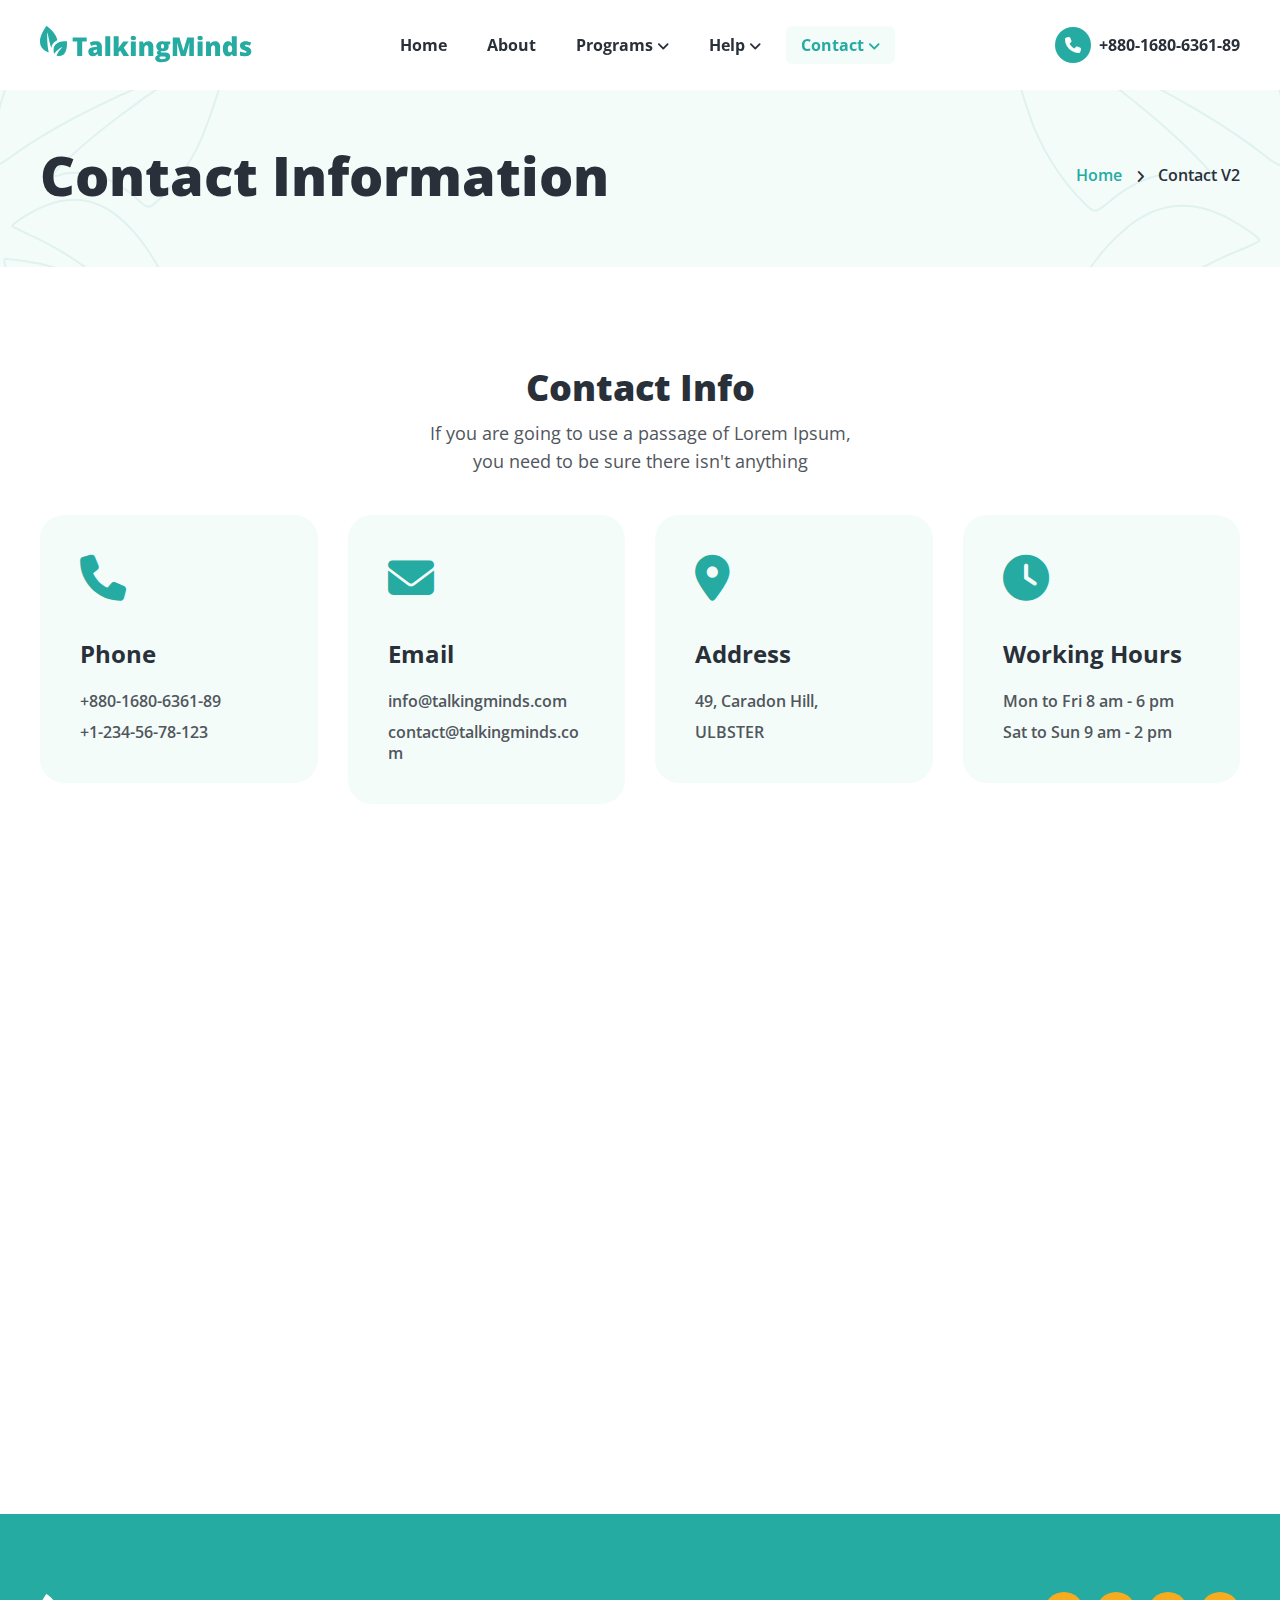
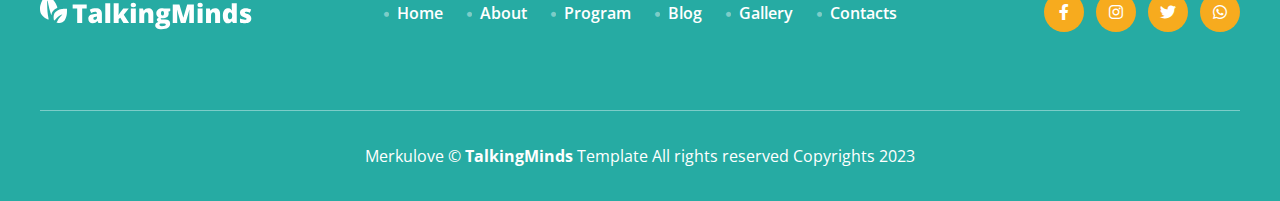
<file: contact_2.html>
<!doctype html>
<html lang="en">

  <head>

    <meta charset="utf-8">
    <meta name="viewport" content="width=device-width, initial-scale=1, shrink-to-fit=no">
    <meta http-equiv="x-ua-compatible" content="ie=edge">

    <title>Contact Information - Talking Minds – Psychotherapist Site Template</title>
    <link rel="shortcut icon" href="assets/images/site_logo/favourite_icon.svg">

    <!-- Fraimwork - CSS Include -->
    <link rel="stylesheet" type="text/css" href="assets/css/bootstrap.min.css">

    <!-- Icon Font - CSS Include -->
    <link rel="stylesheet" type="text/css" href="assets/css/fontawesome.min.css">

    <!-- Animation - CSS Include -->
    <link rel="stylesheet" type="text/css" href="assets/css/animate.min.css">

    <!-- Cursor - CSS Include -->
    <link rel="stylesheet" type="text/css" href="assets/css/cursor.min.css">

    <!-- Carousel - CSS Include -->
    <link rel="stylesheet" type="text/css" href="assets/css/slick.min.css">
    <link rel="stylesheet" type="text/css" href="assets/css/slick-theme.min.css">

    <!-- Video & Image Popup - CSS Include -->
    <link rel="stylesheet" type="text/css" href="assets/css/magnific-popup.min.css">

    <!-- Counter - CSS Include -->
    <link rel="stylesheet" type="text/css" href="assets/css/odometer.min.css">

    <!-- Custom - CSS Include -->
    <link rel="stylesheet" type="text/css" href="assets/css/style.css">

  </head>


  <body>

    <!-- Body Wrap - Start -->
    <div class="page_wrapper">

      <!-- Back To Top - Start -->
      <div class="backtotop">
        <a href="#" class="scroll">
          <i class="fa-solid fa-arrow-up"></i>
        </a>
      </div>
      <!-- Back To Top - End -->

      <!-- Site Header - Start
      ================================================== -->
      <header class="site_header">
        <div class="container">
          <div class="row align-items-center">
            <div class="col-lg-3 col-5">
              <div class="site_logo">
                <a class="site_link" href="index.html">
                  <img src="assets/images/site_logo/site_logo_primary.svg" alt="Site Logo – Talking Minds – Psychotherapist Site Template">
                </a>
              </div>
            </div>
            <div class="col-lg-6 col-2">
              <nav class="main_menu navbar navbar-expand-lg">
                <div class="main_menu_inner collapse navbar-collapse justify-content-center" id="main_menu_dropdown">
                  <ul class="main_menu_list unordered_list">
                    <li>
                      <a class="nav-link" href="index.html">Home</a>
                    </li>
                    <li>
                      <a class="nav-link" href="about.html">About</a>
                    </li>
                    <li class="dropdown">
                      <a class="nav-link" href="#" id="programs_submenu" role="button" data-bs-toggle="dropdown" aria-expanded="false">
                        Programs
                      </a>
                      <ul class="dropdown-menu" aria-labelledby="programs_submenu">
                        <li><a href="service.html">Our Services</a></li>
                        <li><a href="service_details.html">Depression Therapy</a></li>
                        <li><a href="service_details_2.html">Relationships</a></li>
                      </ul>
                    </li>
                    <li class="dropdown">
                      <a class="nav-link" href="#" id="help_submenu" role="button" data-bs-toggle="dropdown" aria-expanded="false">
                        Help
                      </a>
                      <ul class="dropdown-menu" aria-labelledby="help_submenu">
                        <li><a href="team.html">Our Team</a></li>
                        <li><a href="gallery.html">Our Gallery</a></li>
                        <li class="dropdown">
                          <a class="nav-link" href="#" id="blog_submenu" role="button" data-bs-toggle="dropdown" aria-expanded="false">
                            Blogs
                          </a>
                          <ul class="dropdown-menu" aria-labelledby="blog_submenu">
                            <li><a href="blog.html">Blog Grid</a></li>
                            <li><a href="blog_list.html">Blog Listing</a></li>
                            <li><a href="blog_details.html">Blog Details</a></li>
                          </ul>
                        </li>
                        <li><a href="faq.html">F.A.Q.</a></li>
                        <li><a href="error.html">404 Error</a></li>
                      </ul>
                    </li>
                    <li class="dropdown active">
                      <a class="nav-link" href="#" id="contact_submenu" role="button" data-bs-toggle="dropdown" aria-expanded="false">
                        Contact
                      </a>
                      <ul class="dropdown-menu" aria-labelledby="contact_submenu">
                        <li><a class="nav-link" href="contact.html">Clinic Contacts</a></li>
                        <li class="active"><a class="nav-link" href="contact_2.html">Contact Information</a></li>
                        <li><a class="nav-link" href="contact_3.html">Contact Details</a></li>
                      </ul>
                    </li>
                  </ul>
                </div>
              </nav>
            </div>
            <div class="col-lg-3 col-5">
              <ul class="header_btns_group unordered_list justify-content-end">
                <li>
                  <button class="mobile_menu_btn" type="button" data-bs-toggle="collapse" data-bs-target="#main_menu_dropdown" aria-expanded="false" aria-label="Toggle navigation">
                    <i class="far fa-bars"></i>
                  </button>
                </li>
                <li>
                  <a class="btn_hotline" href="tel:+8801680636189">
                    <span class="btn_icon">
                      <i class="fa-solid fa-phone"></i>
                    </span>
                    <span class="btn_text">+880-1680-6361-89</span>
                  </a>
                </li>
              </ul>
            </div>
          </div>
        </div>
      </header>
      <!-- Site Header - End
      ================================================== -->

      <!-- Main Body - Start
      ================================================== -->
      <main class="page_content">

        <!-- Page Banner - Start
        ================================================== -->
        <section class="page_banner decoration_wrapper">
          <div class="container">
            <div class="row align-items-center">
              <div class="col-lg-6">
                <h1 class="page_title mb-0">Contact Information</h1>
              </div>
              <div class="col-lg-6">
                <ul class="breadcrumb_nav unordered_list justify-content-lg-end justify-content-center">
                  <li><a href="index.html">Home</a></li>
                  <li>Contact V2</li>
                </ul>
              </div>
            </div>
          </div>
          <div class="decoration_item shape_leaf_1">
            <img src="assets/images/shapes/shape_leaf_left.svg" alt="Shape Leaf - Talking Minds - Psychotherapist Site Template">
          </div>
          <div class="decoration_item shape_leaf_2">
            <img src="assets/images/shapes/shape_leaf_right.svg" alt="Shape Leaf - Talking Minds - Psychotherapist Site Template">
          </div>
        </section>
        <!-- Page Banner - End
        ================================================== -->

        <!-- Contact Section - Start
        ================================================== -->
        <section class="contact_section section_space_lg">
          <div class="container">
            <div class="section_heading text-center">
              <h2 class="section_heading_text">Contact Info</h2>
              <p class="section_heading_description mb-0 ">
                If you are going to use a passage of Lorem Ipsum, you need to be sure there isn't anything 
              </p>
            </div>
            <div class="contact_infobox_wrapper row justify-content-center">
              <div class="col-lg-3 col-md-6 col-sm-6">
                <div class="contact_info_box">
                  <div class="item_icon">
                    <i class="fa-solid fa-phone"></i>
                  </div>
                  <div class="item_contact">
                    <h3 class="item_title">Phone</h3>
                    <ul class="info_list unordered_list_block">
                      <li>
                        <span class="info_text">+880-1680-6361-89</span>
                      </li>
                      <li>
                        <span class="info_text">+1-234-56-78-123</span>
                      </li>
                    </ul>
                  </div>
                </div>
              </div>
              <div class="col-lg-3 col-md-6 col-sm-6">
                <div class="contact_info_box">
                  <div class="item_icon">
                    <i class="fa-solid fa-envelope"></i>
                  </div>
                  <div class="item_contact">
                    <h3 class="item_title">Email</h3>
                    <ul class="info_list unordered_list_block">
                      <li>
                        <span class="info_text">info@talkingminds.com</span>
                      </li>
                      <li>
                        <span class="info_text">contact@talkingminds.com</span>
                      </li>
                    </ul>
                  </div>
                </div>
              </div>
              <div class="col-lg-3 col-md-6 col-sm-6">
                <div class="contact_info_box">
                  <div class="item_icon">
                    <i class="fa-solid fa-location-dot"></i>
                  </div>
                  <div class="item_contact">
                    <h3 class="item_title">Address</h3>
                    <ul class="info_list unordered_list_block">
                      <li>
                        <span class="info_text">49, Caradon Hill, </span>
                      </li>
                      <li>
                        <span class="info_text">ULBSTER</span>
                      </li>
                    </ul>
                  </div>
                </div>
              </div>
              <div class="col-lg-3 col-md-6 col-sm-6">
                <div class="contact_info_box">
                  <div class="item_icon">
                    <i class="fa-solid fa-clock"></i>
                  </div>
                  <div class="item_contact">
                    <h3 class="item_title">Working Hours</h3>
                    <ul class="info_list unordered_list_block">
                      <li>
                        <span class="info_text">Mon to Fri 8 am - 6 pm</span>
                      </li>
                      <li>
                        <span class="info_text">Sat to Sun 9 am - 2 pm</span>
                      </li>
                    </ul>
                  </div>
                </div>
              </div>
            </div>
          </div>
        </section>
        <!-- Contact Section - End
        ================================================== -->

        <!-- Google Map - Start
        ================================================== -->
        <div class="gmap_canvas contact_map">
          <iframe class="rounded-0" src="https://maps.google.com/maps?q=2880%20Broadway,%20New%20York&t=&z=13&ie=UTF8&iwloc=&output=embed"></iframe>
        </div>
        <!-- Google Map - End
        ================================================== -->

      </main>
      <!-- Main Body - End
      ================================================== -->

      <!-- Site Footer - Start
      ================================================== -->
      <footer class="site_footer bg_primary">
        <div class="container">
          <div class="site_footer_content">
            <div class="row align-items-center">
              <div class="col-lg-3">
                <div class="site_logo">
                  <a class="site_link" href="index.html">
                    <img src="assets/images/site_logo/site_logo_white.svg" alt="Site Logo – Talking Minds – Psychotherapist Site Template">
                  </a>
                </div>
              </div>
              <div class="col-lg-6">
                <ul class="info_list unordered_list justify-content-center">
                  <li>
                    <a href="index.html">
                      <span class="info_icon">
                        <i class="fa-solid fa-circle"></i>
                      </span>
                      <span class="info_text">Home</span>
                    </a>
                  </li>
                  <li>
                    <a href="about.html">
                      <span class="info_icon">
                        <i class="fa-solid fa-circle"></i>
                      </span>
                      <span class="info_text">About</span>
                    </a>
                  </li>
                  <li>
                    <a href="service.html">
                      <span class="info_icon">
                        <i class="fa-solid fa-circle"></i>
                      </span>
                      <span class="info_text">Program</span>
                    </a>
                  </li>
                  <li>
                    <a href="blog.html">
                      <span class="info_icon">
                        <i class="fa-solid fa-circle"></i>
                      </span>
                      <span class="info_text">Blog</span>
                    </a>
                  </li>
                  <li>
                    <a href="gallery.html">
                      <span class="info_icon">
                        <i class="fa-solid fa-circle"></i>
                      </span>
                      <span class="info_text">Gallery</span>
                    </a>
                  </li>
                  <li>
                    <a href="contact.html">
                      <span class="info_icon">
                        <i class="fa-solid fa-circle"></i>
                      </span>
                      <span class="info_text">Contacts</span>
                    </a>
                  </li>
                </ul>
              </div>
              <div class="col-lg-3">
                <ul class="social_links unordered_list justify-content-center justify-content-lg-end">
                  <li><a href="#!"><i class="fa-brands fa-facebook-f"></i></a></li>
                  <li><a href="#!"><i class="fa-brands fa-instagram"></i></a></li>
                  <li><a href="#!"><i class="fa-brands fa-twitter"></i></a></li>
                  <li><a href="#!"><i class="fa-brands fa-whatsapp"></i></a></li>
                </ul>
              </div>
            </div>
          </div>
          <div class="copyright_widget text-center">
            <p class="copyright_text m-0">Merkulove © <b>TalkingMinds</b> Template All rights reserved Copyrights 2023</p>
          </div>
        </div>
      </footer>
      <!-- Site Footer - End
      ================================================== -->

    </div>
    <!-- Body Wrap - End -->

    <!-- Fraimwork - Jquery Include -->
    <script src="assets/js/jquery.min.js"></script>
    <script src="assets/js/popper.min.js"></script>
    <script src="assets/js/bootstrap.min.js"></script>
    <script src="assets/js/bootstrap-dropdown-ml-hack.min.js"></script>

    <!-- animation - jquery include -->
    <script src="assets/js/cursor.min.js"></script>

    <!-- Carousel - Jquery Include -->
    <script src="assets/js/slick.min.js"></script>

    <!-- Video & Image Popup - Jquery Include -->
    <script src="assets/js/magnific-popup.min.js"></script>
    
    <!-- Counter - Jquery Include -->
    <script src="assets/js/appear.min.js"></script>
    <script src="assets/js/odometer.min.js"></script>

    <!-- Custom - Jquery Include -->
    <script src="assets/js/main.js"></script>

  </body>
</html>
</file>
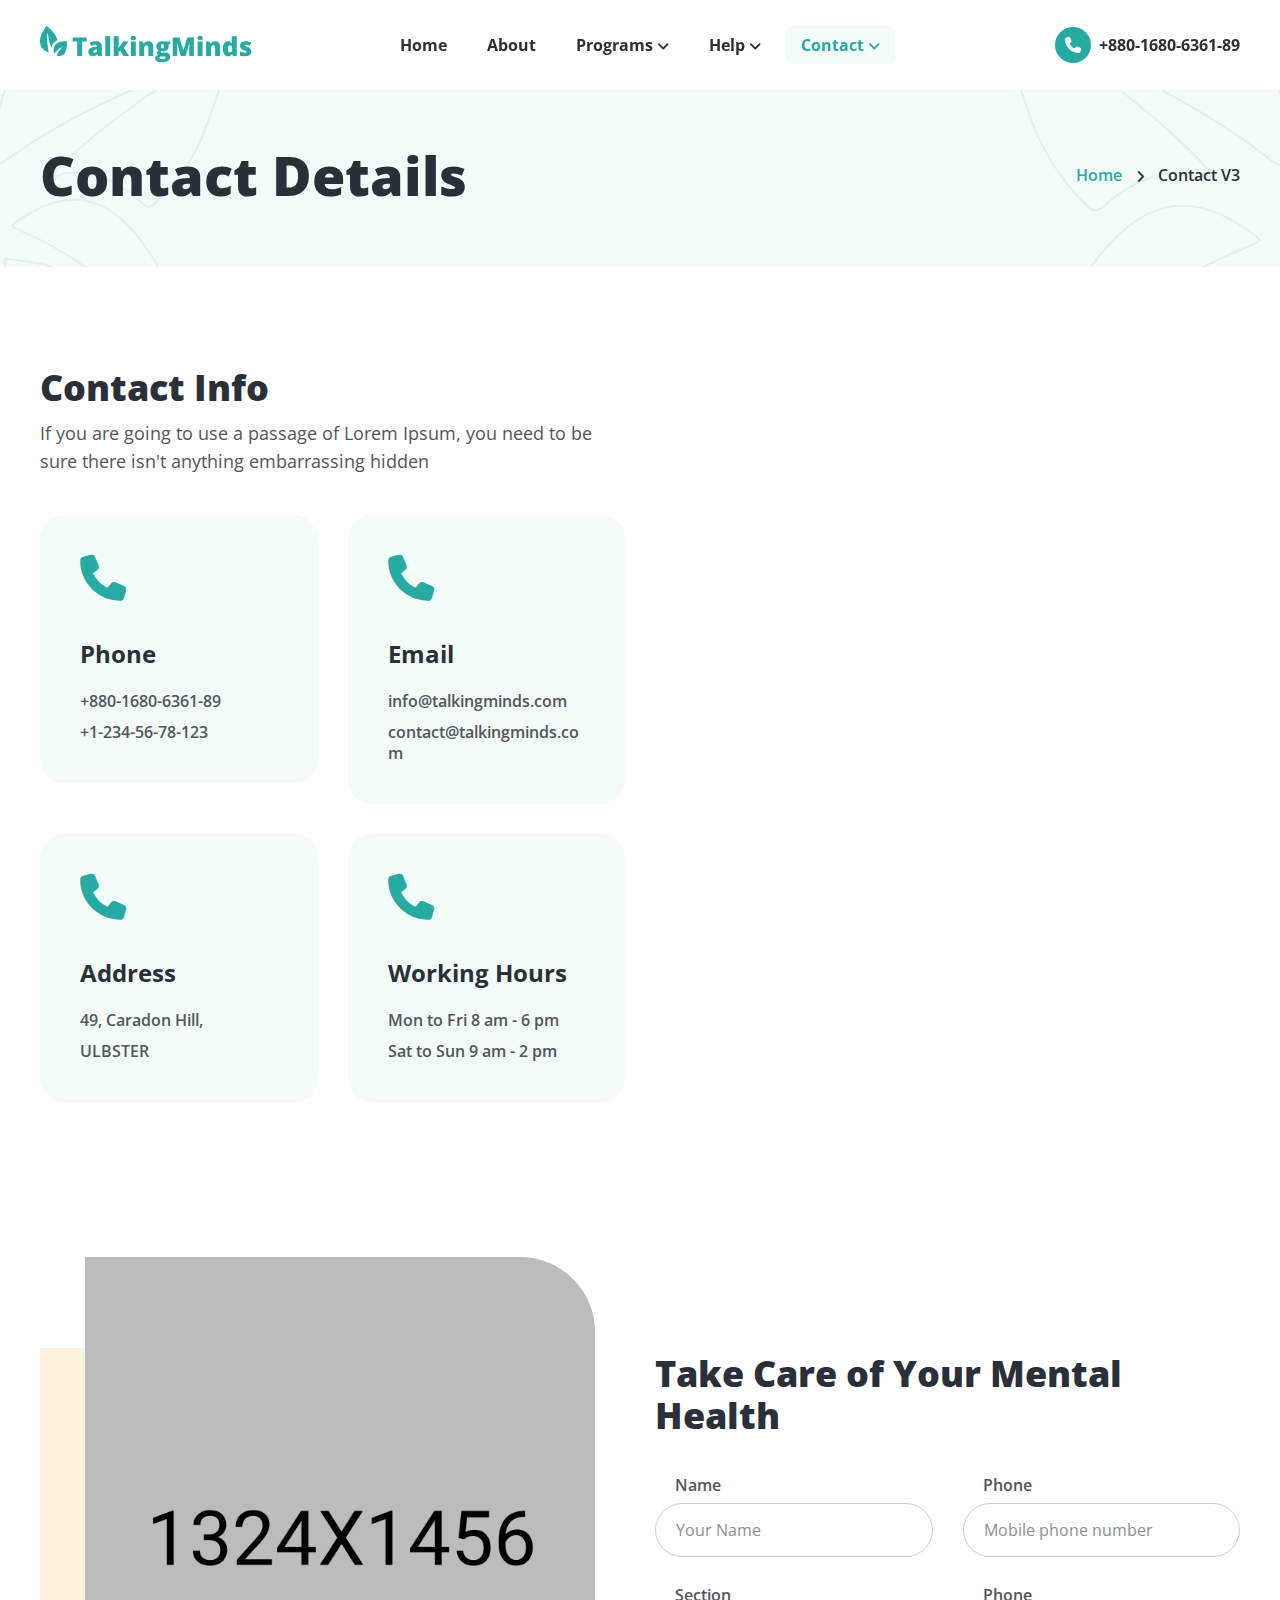
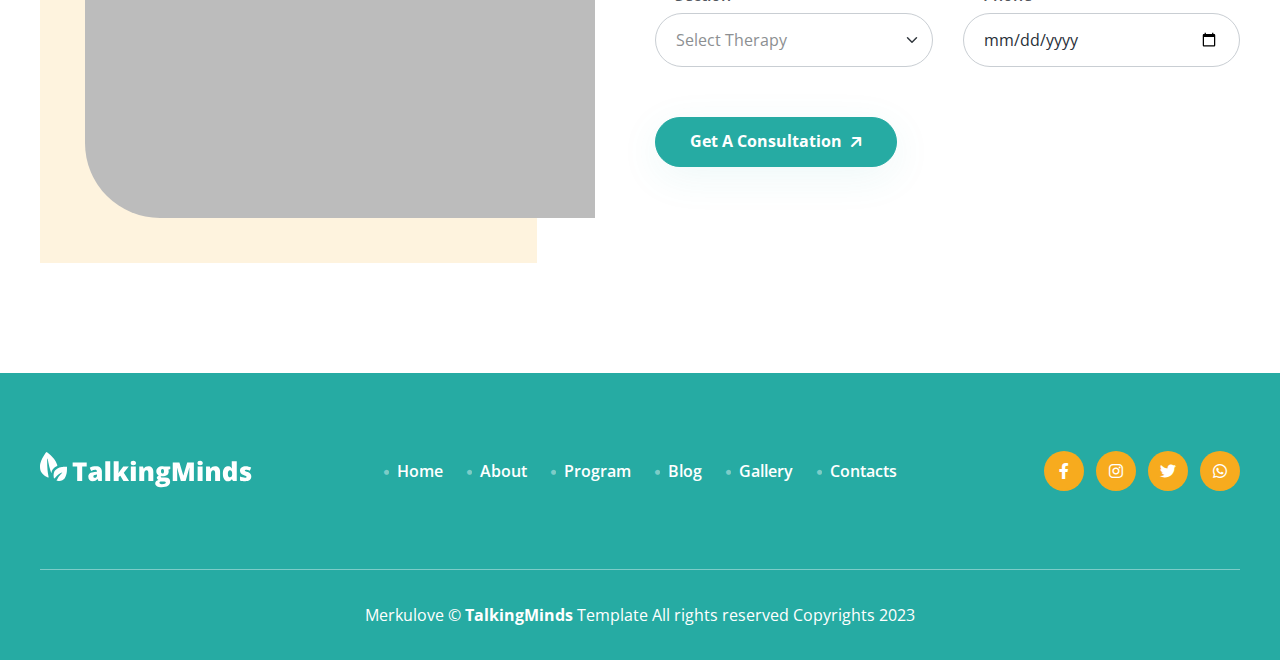
<file: contact_3.html>
<!doctype html>
<html lang="en">

  <head>

    <meta charset="utf-8">
    <meta name="viewport" content="width=device-width, initial-scale=1, shrink-to-fit=no">
    <meta http-equiv="x-ua-compatible" content="ie=edge">

    <title>Сontact Details - Talking Minds – Psychotherapist Site Template</title>
    <link rel="shortcut icon" href="assets/images/site_logo/favourite_icon.svg">

    <!-- Fraimwork - CSS Include -->
    <link rel="stylesheet" type="text/css" href="assets/css/bootstrap.min.css">

    <!-- Icon Font - CSS Include -->
    <link rel="stylesheet" type="text/css" href="assets/css/fontawesome.min.css">

    <!-- Animation - CSS Include -->
    <link rel="stylesheet" type="text/css" href="assets/css/animate.min.css">

    <!-- Cursor - CSS Include -->
    <link rel="stylesheet" type="text/css" href="assets/css/cursor.min.css">

    <!-- Carousel - CSS Include -->
    <link rel="stylesheet" type="text/css" href="assets/css/slick.min.css">
    <link rel="stylesheet" type="text/css" href="assets/css/slick-theme.min.css">

    <!-- Video & Image Popup - CSS Include -->
    <link rel="stylesheet" type="text/css" href="assets/css/magnific-popup.min.css">

    <!-- Counter - CSS Include -->
    <link rel="stylesheet" type="text/css" href="assets/css/odometer.min.css">

    <!-- Custom - CSS Include -->
    <link rel="stylesheet" type="text/css" href="assets/css/style.css">

  </head>


  <body>

    <!-- Body Wrap - Start -->
    <div class="page_wrapper">

      <!-- Back To Top - Start -->
      <div class="backtotop">
        <a href="#" class="scroll">
          <i class="fa-solid fa-arrow-up"></i>
        </a>
      </div>
      <!-- Back To Top - End -->

      <!-- Site Header - Start
      ================================================== -->
      <header class="site_header">
        <div class="container">
          <div class="row align-items-center">
            <div class="col-lg-3 col-5">
              <div class="site_logo">
                <a class="site_link" href="index.html">
                  <img src="assets/images/site_logo/site_logo_primary.svg" alt="Site Logo – Talking Minds – Psychotherapist Site Template">
                </a>
              </div>
            </div>
            <div class="col-lg-6 col-2">
              <nav class="main_menu navbar navbar-expand-lg">
                <div class="main_menu_inner collapse navbar-collapse justify-content-center" id="main_menu_dropdown">
                  <ul class="main_menu_list unordered_list">
                    <li>
                      <a class="nav-link" href="index.html">Home</a>
                    </li>
                    <li>
                      <a class="nav-link" href="about.html">About</a>
                    </li>
                    <li class="dropdown">
                      <a class="nav-link" href="#" id="programs_submenu" role="button" data-bs-toggle="dropdown" aria-expanded="false">
                        Programs
                      </a>
                      <ul class="dropdown-menu" aria-labelledby="programs_submenu">
                        <li><a href="service.html">Our Services</a></li>
                        <li><a href="service_details.html">Depression Therapy</a></li>
                        <li><a href="service_details_2.html">Relationships</a></li>
                      </ul>
                    </li>
                    <li class="dropdown">
                      <a class="nav-link" href="#" id="help_submenu" role="button" data-bs-toggle="dropdown" aria-expanded="false">
                        Help
                      </a>
                      <ul class="dropdown-menu" aria-labelledby="help_submenu">
                        <li><a href="team.html">Our Team</a></li>
                        <li><a href="gallery.html">Our Gallery</a></li>
                        <li class="dropdown">
                          <a class="nav-link" href="#" id="blog_submenu" role="button" data-bs-toggle="dropdown" aria-expanded="false">
                            Blogs
                          </a>
                          <ul class="dropdown-menu" aria-labelledby="blog_submenu">
                            <li><a href="blog.html">Blog Grid</a></li>
                            <li><a href="blog_list.html">Blog Listing</a></li>
                            <li><a href="blog_details.html">Blog Details</a></li>
                          </ul>
                        </li>
                        <li><a href="faq.html">F.A.Q.</a></li>
                        <li><a href="error.html">404 Error</a></li>
                      </ul>
                    </li>
                    <li class="dropdown active">
                      <a class="nav-link" href="#" id="contact_submenu" role="button" data-bs-toggle="dropdown" aria-expanded="false">
                        Contact
                      </a>
                      <ul class="dropdown-menu" aria-labelledby="contact_submenu">
                        <li><a class="nav-link" href="contact.html">Clinic Contacts</a></li>
                        <li><a class="nav-link" href="contact_2.html">Contact Information</a></li>
                        <li class="active"><a class="nav-link" href="contact_3.html">Contact Details</a></li>
                      </ul>
                    </li>
                  </ul>
                </div>
              </nav>
            </div>
            <div class="col-lg-3 col-5">
              <ul class="header_btns_group unordered_list justify-content-end">
                <li>
                  <button class="mobile_menu_btn" type="button" data-bs-toggle="collapse" data-bs-target="#main_menu_dropdown" aria-expanded="false" aria-label="Toggle navigation">
                    <i class="far fa-bars"></i>
                  </button>
                </li>
                <li>
                  <a class="btn_hotline" href="tel:+8801680636189">
                    <span class="btn_icon">
                      <i class="fa-solid fa-phone"></i>
                    </span>
                    <span class="btn_text">+880-1680-6361-89</span>
                  </a>
                </li>
              </ul>
            </div>
          </div>
        </div>
      </header>
      <!-- Site Header - End
      ================================================== -->

      <!-- Main Body - Start
      ================================================== -->
      <main class="page_content">

        <!-- Page Banner - Start
        ================================================== -->
        <section class="page_banner decoration_wrapper">
          <div class="container">
            <div class="row align-items-center">
              <div class="col-lg-6">
                <h1 class="page_title mb-0">Сontact Details</h1>
              </div>
              <div class="col-lg-6">
                <ul class="breadcrumb_nav unordered_list justify-content-lg-end justify-content-center">
                  <li><a href="index.html">Home</a></li>
                  <li>Contact V3</li>
                </ul>
              </div>
            </div>
          </div>
          <div class="decoration_item shape_leaf_1">
            <img src="assets/images/shapes/shape_leaf_left.svg" alt="Shape Leaf - Talking Minds - Psychotherapist Site Template">
          </div>
          <div class="decoration_item shape_leaf_2">
            <img src="assets/images/shapes/shape_leaf_right.svg" alt="Shape Leaf - Talking Minds - Psychotherapist Site Template">
          </div>
        </section>
        <!-- Page Banner - End
        ================================================== -->

        <!-- Contact Section - Start
        ================================================== -->
        <section class="contact_section section_space_lg pb-0">
          <div class="container">
            <div class="row justify-content-center">
              <div class="col-lg-6">
                <div class="section_heading">
                  <h2 class="section_heading_text">Contact Info</h2>
                  <p class="section_heading_description mb-0 ">
                    If you are going to use a passage of Lorem Ipsum, you need to be sure there isn't anything embarrassing hidden 
                  </p>
                </div>
                <div class="row">
                  <div class="col-md-6 col-sm-6">
                    <div class="contact_info_box">
                      <div class="item_icon">
                        <i class="fa-solid fa-phone"></i>
                      </div>
                      <div class="item_contact">
                        <h3 class="item_title">Phone</h3>
                        <ul class="info_list unordered_list_block">
                          <li>
                            <span class="info_text">+880-1680-6361-89</span>
                          </li>
                          <li>
                            <span class="info_text">+1-234-56-78-123</span>
                          </li>
                        </ul>
                      </div>
                    </div>
                  </div>
                  <div class="col-md-6 col-sm-6">
                    <div class="contact_info_box">
                      <div class="item_icon">
                        <i class="fa-solid fa-phone"></i>
                      </div>
                      <div class="item_contact">
                        <h3 class="item_title">Email</h3>
                        <ul class="info_list unordered_list_block">
                          <li>
                            <span class="info_text">info@talkingminds.com</span>
                          </li>
                          <li>
                            <span class="info_text">contact@talkingminds.com</span>
                          </li>
                        </ul>
                      </div>
                    </div>
                  </div>
                  <div class="col-md-6 col-sm-6">
                    <div class="contact_info_box">
                      <div class="item_icon">
                        <i class="fa-solid fa-phone"></i>
                      </div>
                      <div class="item_contact">
                        <h3 class="item_title">Address</h3>
                        <ul class="info_list unordered_list_block">
                          <li>
                            <span class="info_text">49, Caradon Hill, </span>
                          </li>
                          <li>
                            <span class="info_text">ULBSTER</span>
                          </li>
                        </ul>
                      </div>
                    </div>
                  </div>
                  <div class="col-md-6 col-sm-6">
                    <div class="contact_info_box">
                      <div class="item_icon">
                        <i class="fa-solid fa-phone"></i>
                      </div>
                      <div class="item_contact">
                        <h3 class="item_title">Working Hours</h3>
                        <ul class="info_list unordered_list_block">
                          <li>
                            <span class="info_text">Mon to Fri 8 am - 6 pm</span>
                          </li>
                          <li>
                            <span class="info_text">Sat to Sun 9 am - 2 pm</span>
                          </li>
                        </ul>
                      </div>
                    </div>
                  </div>
                </div>
              </div>
              <div class="col-lg-6">
                <div class="gmap_canvas">
                  <iframe src="https://maps.google.com/maps?q=2880%20Broadway,%20New%20York&t=&z=13&ie=UTF8&iwloc=&output=embed"></iframe>
                </div>
              </div>
            </div>
          </div>
        </section>
        <!-- Contact Section - End
        ================================================== -->

        <!-- Consultation Section - Start
        ================================================== -->
        <section class="consultation_section section_space_lg">
          <div class="container">
            <div class="row align-items-center">
              <div class="col-lg-6">
                <div class="image_widget">
                  <img src="assets/images/about/about_image_17-min.jpg" alt="About Image - Talking Minds – Psychotherapist Site Template">
                  <div class="image_shape bg_secondary_light"></div>
                </div>
              </div>
              <div class="col-lg-6">
                <div class="section_heading">
                  <h2 class="section_heading_text mb-0">
                    Take Care of Your Mental Health 
                  </h2>
                </div>
                <div class="row">
                  <div class="col-md-6">
                    <div class="form-group">
                      <label for="input_name">Name</label>
                      <input id="input_name" class="form-control" type="text" name="name" placeholder="Your Name">
                    </div>
                  </div>
                  <div class="col-md-6">
                    <div class="form-group">
                      <label for="input_phone">Phone</label>
                      <input id="input_phone" class="form-control" type="tel" name="phone" placeholder="Mobile phone number">
                    </div>
                  </div>
                  <div class="col-md-6">
                    <div class="form-group">
                      <label for="select_therapy">Section</label>
                      <select id="select_therapy" class="form-select" aria-label="Therapy Select Options">
                        <option selected>Select Therapy</option>
                        <option value="Therapy One">Therapy One</option>
                        <option value="Therapy Two">Therapy Two</option>
                        <option value="Therapy Three">Therapy Three</option>
                      </select>
                    </div>
                  </div>
                  <div class="col-md-6">
                    <div class="form-group">
                      <label for="input_calendar">Phone</label>
                      <input id="input_calendar" class="form-control" type="date" name="date">
                    </div>
                  </div>
                </div>
                <div class="btn_wrap pb-0">
                  <button type="submit" class="btn btn-primary">
                    <span class="btn_text" data-text="Get A Consultation">
                      Get A Consultation
                    </span>
                    <span class="btn_icon">
                      <i class="fa-solid fa-arrow-up-right"></i>
                    </span>
                  </button>
                </div>
              </div>
            </div>
          </div>
        </section>
        <!-- Consultation Section - End
        ================================================== -->

      </main>
      <!-- Main Body - End
      ================================================== -->

      <!-- Site Footer - Start
      ================================================== -->
      <footer class="site_footer bg_primary">
        <div class="container">
          <div class="site_footer_content">
            <div class="row align-items-center">
              <div class="col-lg-3">
                <div class="site_logo">
                  <a class="site_link" href="index.html">
                    <img src="assets/images/site_logo/site_logo_white.svg" alt="Site Logo – Talking Minds – Psychotherapist Site Template">
                  </a>
                </div>
              </div>
              <div class="col-lg-6">
                <ul class="info_list unordered_list justify-content-center">
                  <li>
                    <a href="index.html">
                      <span class="info_icon">
                        <i class="fa-solid fa-circle"></i>
                      </span>
                      <span class="info_text">Home</span>
                    </a>
                  </li>
                  <li>
                    <a href="about.html">
                      <span class="info_icon">
                        <i class="fa-solid fa-circle"></i>
                      </span>
                      <span class="info_text">About</span>
                    </a>
                  </li>
                  <li>
                    <a href="service.html">
                      <span class="info_icon">
                        <i class="fa-solid fa-circle"></i>
                      </span>
                      <span class="info_text">Program</span>
                    </a>
                  </li>
                  <li>
                    <a href="blog.html">
                      <span class="info_icon">
                        <i class="fa-solid fa-circle"></i>
                      </span>
                      <span class="info_text">Blog</span>
                    </a>
                  </li>
                  <li>
                    <a href="gallery.html">
                      <span class="info_icon">
                        <i class="fa-solid fa-circle"></i>
                      </span>
                      <span class="info_text">Gallery</span>
                    </a>
                  </li>
                  <li>
                    <a href="contact.html">
                      <span class="info_icon">
                        <i class="fa-solid fa-circle"></i>
                      </span>
                      <span class="info_text">Contacts</span>
                    </a>
                  </li>
                </ul>
              </div>
              <div class="col-lg-3">
                <ul class="social_links unordered_list justify-content-center justify-content-lg-end">
                  <li><a href="#!"><i class="fa-brands fa-facebook-f"></i></a></li>
                  <li><a href="#!"><i class="fa-brands fa-instagram"></i></a></li>
                  <li><a href="#!"><i class="fa-brands fa-twitter"></i></a></li>
                  <li><a href="#!"><i class="fa-brands fa-whatsapp"></i></a></li>
                </ul>
              </div>
            </div>
          </div>
          <div class="copyright_widget text-center">
            <p class="copyright_text m-0">Merkulove © <b>TalkingMinds</b> Template All rights reserved Copyrights 2023</p>
          </div>
        </div>
      </footer>
      <!-- Site Footer - End
      ================================================== -->

    </div>
    <!-- Body Wrap - End -->

    <!-- Fraimwork - Jquery Include -->
    <script src="assets/js/jquery.min.js"></script>
    <script src="assets/js/popper.min.js"></script>
    <script src="assets/js/bootstrap.min.js"></script>
    <script src="assets/js/bootstrap-dropdown-ml-hack.min.js"></script>

    <!-- animation - jquery include -->
    <script src="assets/js/cursor.min.js"></script>

    <!-- Carousel - Jquery Include -->
    <script src="assets/js/slick.min.js"></script>

    <!-- Video & Image Popup - Jquery Include -->
    <script src="assets/js/magnific-popup.min.js"></script>
    
    <!-- Counter - Jquery Include -->
    <script src="assets/js/appear.min.js"></script>
    <script src="assets/js/odometer.min.js"></script>

    <!-- Custom - Jquery Include -->
    <script src="assets/js/main.js"></script>

  </body>
</html>
</file>
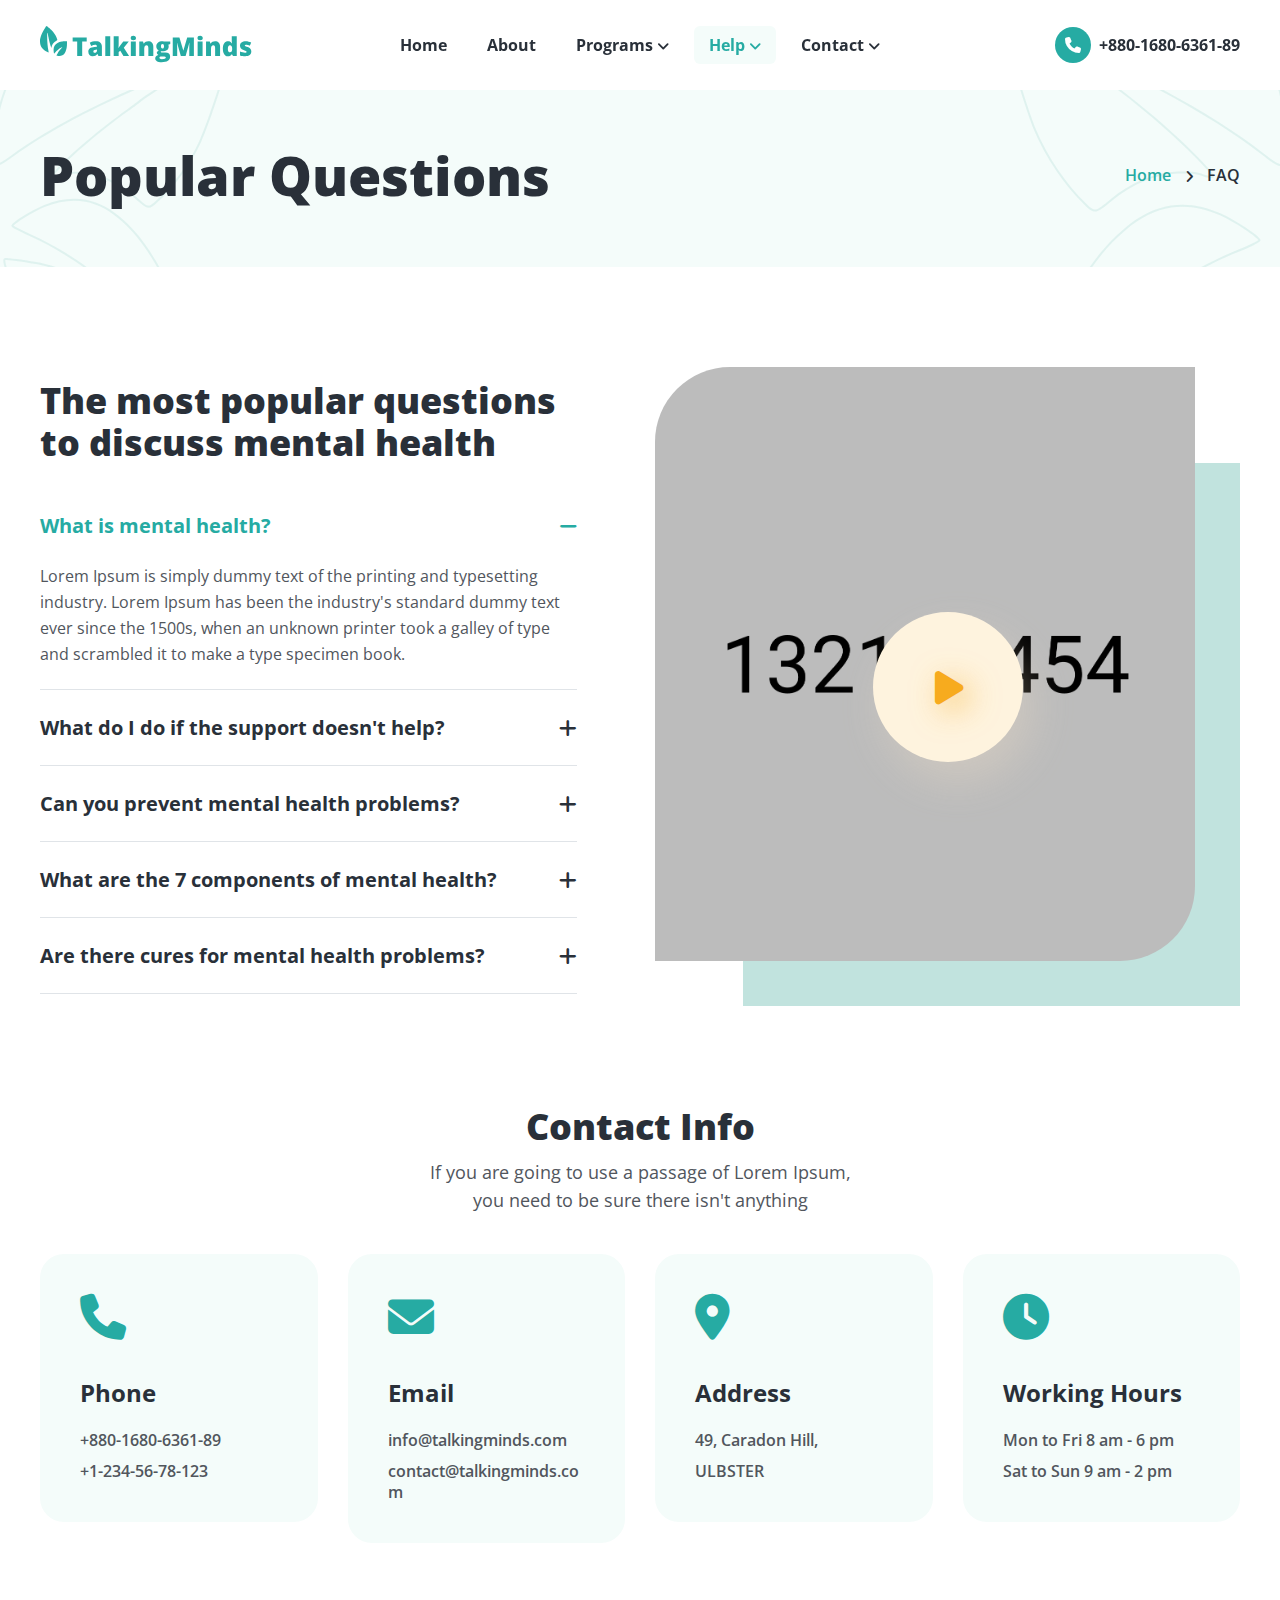
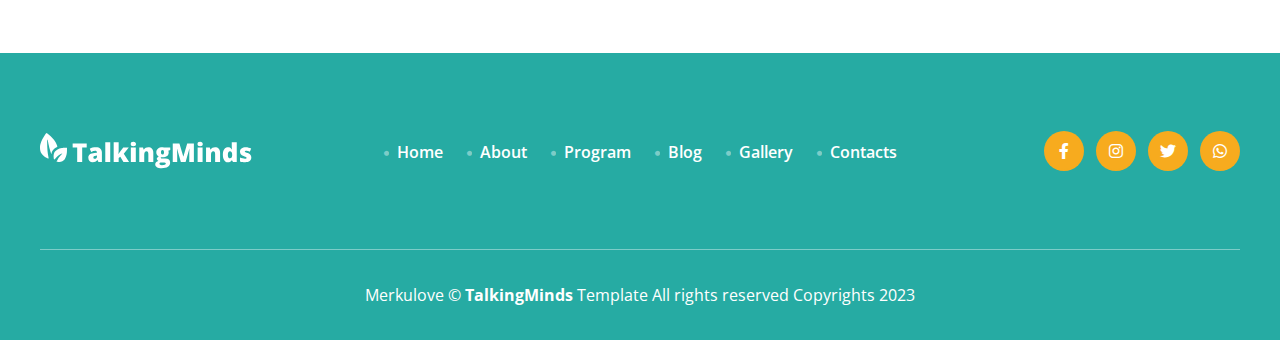
<file: faq.html>
<!doctype html>
<html lang="en">

  <head>

    <meta charset="utf-8">
    <meta name="viewport" content="width=device-width, initial-scale=1, shrink-to-fit=no">
    <meta http-equiv="x-ua-compatible" content="ie=edge">

    <title>FAQ - Talking Minds – Psychotherapist Site Template</title>
    <link rel="shortcut icon" href="assets/images/site_logo/favourite_icon.svg">

    <!-- Fraimwork - CSS Include -->
    <link rel="stylesheet" type="text/css" href="assets/css/bootstrap.min.css">

    <!-- Icon Font - CSS Include -->
    <link rel="stylesheet" type="text/css" href="assets/css/fontawesome.min.css">

    <!-- Animation - CSS Include -->
    <link rel="stylesheet" type="text/css" href="assets/css/animate.min.css">

    <!-- Cursor - CSS Include -->
    <link rel="stylesheet" type="text/css" href="assets/css/cursor.min.css">

    <!-- Carousel - CSS Include -->
    <link rel="stylesheet" type="text/css" href="assets/css/slick.min.css">
    <link rel="stylesheet" type="text/css" href="assets/css/slick-theme.min.css">

    <!-- Video & Image Popup - CSS Include -->
    <link rel="stylesheet" type="text/css" href="assets/css/magnific-popup.min.css">

    <!-- Counter - CSS Include -->
    <link rel="stylesheet" type="text/css" href="assets/css/odometer.min.css">

    <!-- Custom - CSS Include -->
    <link rel="stylesheet" type="text/css" href="assets/css/style.css">

  </head>


  <body>

    <!-- Body Wrap - Start -->
    <div class="page_wrapper">

      <!-- Back To Top - Start -->
      <div class="backtotop">
        <a href="#" class="scroll">
          <i class="fa-solid fa-arrow-up"></i>
        </a>
      </div>
      <!-- Back To Top - End -->

      <!-- Site Header - Start
      ================================================== -->
      <header class="site_header">
        <div class="container">
          <div class="row align-items-center">
            <div class="col-lg-3 col-5">
              <div class="site_logo">
                <a class="site_link" href="index.html">
                  <img src="assets/images/site_logo/site_logo_primary.svg" alt="Site Logo – Talking Minds – Psychotherapist Site Template">
                </a>
              </div>
            </div>
            <div class="col-lg-6 col-2">
              <nav class="main_menu navbar navbar-expand-lg">
                <div class="main_menu_inner collapse navbar-collapse justify-content-center" id="main_menu_dropdown">
                  <ul class="main_menu_list unordered_list">
                    <li>
                      <a class="nav-link" href="index.html">Home</a>
                    </li>
                    <li>
                      <a class="nav-link" href="about.html">About</a>
                    </li>
                    <li class="dropdown">
                      <a class="nav-link" href="#" id="programs_submenu" role="button" data-bs-toggle="dropdown" aria-expanded="false">
                        Programs
                      </a>
                      <ul class="dropdown-menu" aria-labelledby="programs_submenu">
                        <li><a href="service.html">Our Services</a></li>
                        <li><a href="service_details.html">Depression Therapy</a></li>
                        <li><a href="service_details_2.html">Relationships</a></li>
                      </ul>
                    </li>
                    <li class="dropdown active">
                      <a class="nav-link" href="#" id="help_submenu" role="button" data-bs-toggle="dropdown" aria-expanded="false">
                        Help
                      </a>
                      <ul class="dropdown-menu" aria-labelledby="help_submenu">
                        <li><a href="team.html">Our Team</a></li>
                        <li><a href="gallery.html">Our Gallery</a></li>
                        <li class="dropdown">
                          <a class="nav-link" href="#" id="blog_submenu" role="button" data-bs-toggle="dropdown" aria-expanded="false">
                            Blogs
                          </a>
                          <ul class="dropdown-menu" aria-labelledby="blog_submenu">
                            <li><a href="blog.html">Blog Grid</a></li>
                            <li><a href="blog_list.html">Blog Listing</a></li>
                            <li><a href="blog_details.html">Blog Details</a></li>
                          </ul>
                        </li>
                        <li class="active"><a href="faq.html">F.A.Q.</a></li>
                        <li><a href="error.html">404 Error</a></li>
                      </ul>
                    </li>
                    <li class="dropdown">
                      <a class="nav-link" href="#" id="contact_submenu" role="button" data-bs-toggle="dropdown" aria-expanded="false">
                        Contact
                      </a>
                      <ul class="dropdown-menu" aria-labelledby="contact_submenu">
                        <li><a class="nav-link" href="contact.html">Clinic Contacts</a></li>
                        <li><a class="nav-link" href="contact_2.html">Contact Information</a></li>
                        <li><a class="nav-link" href="contact_3.html">Contact Details</a></li>
                      </ul>
                    </li>
                  </ul>
                </div>
              </nav>
            </div>
            <div class="col-lg-3 col-5">
              <ul class="header_btns_group unordered_list justify-content-end">
                <li>
                  <button class="mobile_menu_btn" type="button" data-bs-toggle="collapse" data-bs-target="#main_menu_dropdown" aria-expanded="false" aria-label="Toggle navigation">
                    <i class="far fa-bars"></i>
                  </button>
                </li>
                <li>
                  <a class="btn_hotline" href="tel:+8801680636189">
                    <span class="btn_icon">
                      <i class="fa-solid fa-phone"></i>
                    </span>
                    <span class="btn_text">+880-1680-6361-89</span>
                  </a>
                </li>
              </ul>
            </div>
          </div>
        </div>
      </header>
      <!-- Site Header - End
      ================================================== -->

      <!-- Main Body - Start
      ================================================== -->
      <main class="page_content">

        <!-- Page Banner - Start
        ================================================== -->
        <section class="page_banner decoration_wrapper">
          <div class="container">
            <div class="row align-items-center">
              <div class="col-lg-6">
                <h1 class="page_title mb-0">Popular Questions</h1>
              </div>
              <div class="col-lg-6">
                <ul class="breadcrumb_nav unordered_list justify-content-lg-end justify-content-center">
                  <li><a href="index.html">Home</a></li>
                  <li>FAQ</li>
                </ul>
              </div>
            </div>
          </div>
          <div class="decoration_item shape_leaf_1">
            <img src="assets/images/shapes/shape_leaf_left.svg" alt="Shape Leaf - Talking Minds - Psychotherapist Site Template">
          </div>
          <div class="decoration_item shape_leaf_2">
            <img src="assets/images/shapes/shape_leaf_right.svg" alt="Shape Leaf - Talking Minds - Psychotherapist Site Template">
          </div>
        </section>
        <!-- Page Banner - End
        ================================================== -->

        <!-- FAQ Section - Start
        ================================================== -->
        <section class="faq_section section_space_lg pb-0">
          <div class="container">
            <div class="row align-items-center">
              <div class="col-lg-6">
                <div class="pe-lg-5">
                  <div class="section_heading mb-4">
                    <h2 class="section_heading_text mb-0">
                      The most popular questions to discuss mental health
                    </h2>
                  </div>
                  <div class="accordion" id="faq_accordion">
                    <div class="accordion-item">
                      <div class="accordion-header" id="heading_one">
                        <button class="accordion-button" type="button" data-bs-toggle="collapse" data-bs-target="#collapse_one" aria-expanded="true" aria-controls="collapse_one">
                          What is mental health?
                        </button>
                      </div>
                      <div id="collapse_one" class="accordion-collapse collapse show" aria-labelledby="heading_one" data-bs-parent="#faq_accordion">
                        <div class="accordion-body">
                          <p class="m-0">
                            Lorem Ipsum is simply dummy text of the printing and typesetting industry. Lorem Ipsum has been the industry's standard dummy text ever since the 1500s, when an unknown printer took a galley of type and scrambled it to make a type specimen book. 
                          </p>
                        </div>
                      </div>
                    </div>
                    <div class="accordion-item">
                      <div class="accordion-header" id="heading_two">
                        <button class="accordion-button collapsed" type="button" data-bs-toggle="collapse" data-bs-target="#collapse_two" aria-expanded="false" aria-controls="collapse_two">
                          What do I do if the support doesn't help?
                        </button>
                      </div>
                      <div id="collapse_two" class="accordion-collapse collapse" aria-labelledby="heading_two" data-bs-parent="#faq_accordion">
                        <div class="accordion-body">
                          <p class="m-0">
                            Lorem Ipsum is simply dummy text of the printing and typesetting industry. Lorem Ipsum has been the industry's standard dummy text ever since the 1500s, when an unknown printer took a galley of type and scrambled it to make a type specimen book. 
                          </p>
                        </div>
                      </div>
                    </div>
                    <div class="accordion-item">
                      <div class="accordion-header" id="heading_three">
                        <button class="accordion-button collapsed" type="button" data-bs-toggle="collapse" data-bs-target="#collapse_three" aria-expanded="false" aria-controls="collapse_three">
                          Can you prevent mental health problems? 
                        </button>
                      </div>
                      <div id="collapse_three" class="accordion-collapse collapse" aria-labelledby="heading_three" data-bs-parent="#faq_accordion">
                        <div class="accordion-body">
                          <p class="m-0">
                            Lorem Ipsum is simply dummy text of the printing and typesetting industry. Lorem Ipsum has been the industry's standard dummy text ever since the 1500s, when an unknown printer took a galley of type and scrambled it to make a type specimen book. 
                          </p>
                        </div>
                      </div>
                    </div>
                    <div class="accordion-item">
                      <div class="accordion-header" id="heading_four">
                        <button class="accordion-button collapsed" type="button" data-bs-toggle="collapse" data-bs-target="#collapse_four" aria-expanded="false" aria-controls="collapse_four">
                          What are the 7 components of mental health?
                        </button>
                      </div>
                      <div id="collapse_four" class="accordion-collapse collapse" aria-labelledby="heading_four" data-bs-parent="#faq_accordion">
                        <div class="accordion-body">
                          <p class="m-0">
                            Lorem Ipsum is simply dummy text of the printing and typesetting industry. Lorem Ipsum has been the industry's standard dummy text ever since the 1500s, when an unknown printer took a galley of type and scrambled it to make a type specimen book. 
                          </p>
                        </div>
                      </div>
                    </div>
                    <div class="accordion-item">
                      <div class="accordion-header" id="heading_five">
                        <button class="accordion-button collapsed" type="button" data-bs-toggle="collapse" data-bs-target="#collapse_five" aria-expanded="false" aria-controls="collapse_five">
                          Are there cures for mental health problems?
                        </button>
                      </div>
                      <div id="collapse_five" class="accordion-collapse collapse" aria-labelledby="heading_five" data-bs-parent="#faq_accordion">
                        <div class="accordion-body">
                          <p class="m-0">
                            Lorem Ipsum is simply dummy text of the printing and typesetting industry. Lorem Ipsum has been the industry's standard dummy text ever since the 1500s, when an unknown printer took a galley of type and scrambled it to make a type specimen book. 
                          </p>
                        </div>
                      </div>
                    </div>
                  </div>
                </div>
              </div>
              <div class="col-lg-6">
                <div class="image_widget text-center">
                  <img src="assets/images/about/about_image_16-min.jpg" alt="About Image - Talking Minds – Psychotherapist Site Template">
                  <div class="image_shape bg_primary_light"></div>
                  <div class="about_video_icon">
                    <a class="video_play_btn popup_video" href="https://www.youtube.com/watch?v=7e90gBu4pas">
                      <i class="fa-duotone fa-play"></i>
                    </a>
                  </div>
                </div>
              </div>
            </div>
          </div>
        </section>
        <!-- FAQ Section - End
        ================================================== -->

        <!-- Contact Section - Start
        ================================================== -->
        <section class="contact_section section_space_lg">
          <div class="container">
            <div class="section_heading text-center">
              <h2 class="section_heading_text">Contact Info</h2>
              <p class="section_heading_description mb-0 ">
                If you are going to use a passage of Lorem Ipsum, you need to be sure there isn't anything 
              </p>
            </div>
            <div class="contact_infobox_wrapper row justify-content-center">
              <div class="col-lg-3 col-md-6 col-sm-6">
                <div class="contact_info_box">
                  <div class="item_icon">
                    <i class="fa-solid fa-phone"></i>
                  </div>
                  <div class="item_contact">
                    <h3 class="item_title">Phone</h3>
                    <ul class="info_list unordered_list_block">
                      <li>
                        <span class="info_text">+880-1680-6361-89</span>
                      </li>
                      <li>
                        <span class="info_text">+1-234-56-78-123</span>
                      </li>
                    </ul>
                  </div>
                </div>
              </div>
              <div class="col-lg-3 col-md-6 col-sm-6">
                <div class="contact_info_box">
                  <div class="item_icon">
                    <i class="fa-solid fa-envelope"></i>
                  </div>
                  <div class="item_contact">
                    <h3 class="item_title">Email</h3>
                    <ul class="info_list unordered_list_block">
                      <li>
                        <span class="info_text">info@talkingminds.com</span>
                      </li>
                      <li>
                        <span class="info_text">contact@talkingminds.com</span>
                      </li>
                    </ul>
                  </div>
                </div>
              </div>
              <div class="col-lg-3 col-md-6 col-sm-6">
                <div class="contact_info_box">
                  <div class="item_icon">
                    <i class="fa-solid fa-location-dot"></i>
                  </div>
                  <div class="item_contact">
                    <h3 class="item_title">Address</h3>
                    <ul class="info_list unordered_list_block">
                      <li>
                        <span class="info_text">49, Caradon Hill, </span>
                      </li>
                      <li>
                        <span class="info_text">ULBSTER</span>
                      </li>
                    </ul>
                  </div>
                </div>
              </div>
              <div class="col-lg-3 col-md-6 col-sm-6">
                <div class="contact_info_box">
                  <div class="item_icon">
                    <i class="fa-solid fa-clock"></i>
                  </div>
                  <div class="item_contact">
                    <h3 class="item_title">Working Hours</h3>
                    <ul class="info_list unordered_list_block">
                      <li>
                        <span class="info_text">Mon to Fri 8 am - 6 pm</span>
                      </li>
                      <li>
                        <span class="info_text">Sat to Sun 9 am - 2 pm</span>
                      </li>
                    </ul>
                  </div>
                </div>
              </div>
            </div>
          </div>
        </section>
        <!-- Contact Section - End
        ================================================== -->

      </main>
      <!-- Main Body - End
      ================================================== -->

      <!-- Site Footer - Start
      ================================================== -->
      <footer class="site_footer bg_primary">
        <div class="container">
          <div class="site_footer_content">
            <div class="row align-items-center">
              <div class="col-lg-3">
                <div class="site_logo">
                  <a class="site_link" href="index.html">
                    <img src="assets/images/site_logo/site_logo_white.svg" alt="Site Logo – Talking Minds – Psychotherapist Site Template">
                  </a>
                </div>
              </div>
              <div class="col-lg-6">
                <ul class="info_list unordered_list justify-content-center">
                  <li>
                    <a href="index.html">
                      <span class="info_icon">
                        <i class="fa-solid fa-circle"></i>
                      </span>
                      <span class="info_text">Home</span>
                    </a>
                  </li>
                  <li>
                    <a href="about.html">
                      <span class="info_icon">
                        <i class="fa-solid fa-circle"></i>
                      </span>
                      <span class="info_text">About</span>
                    </a>
                  </li>
                  <li>
                    <a href="service.html">
                      <span class="info_icon">
                        <i class="fa-solid fa-circle"></i>
                      </span>
                      <span class="info_text">Program</span>
                    </a>
                  </li>
                  <li>
                    <a href="blog.html">
                      <span class="info_icon">
                        <i class="fa-solid fa-circle"></i>
                      </span>
                      <span class="info_text">Blog</span>
                    </a>
                  </li>
                  <li>
                    <a href="gallery.html">
                      <span class="info_icon">
                        <i class="fa-solid fa-circle"></i>
                      </span>
                      <span class="info_text">Gallery</span>
                    </a>
                  </li>
                  <li>
                    <a href="contact.html">
                      <span class="info_icon">
                        <i class="fa-solid fa-circle"></i>
                      </span>
                      <span class="info_text">Contacts</span>
                    </a>
                  </li>
                </ul>
              </div>
              <div class="col-lg-3">
                <ul class="social_links unordered_list justify-content-center justify-content-lg-end">
                  <li><a href="#!"><i class="fa-brands fa-facebook-f"></i></a></li>
                  <li><a href="#!"><i class="fa-brands fa-instagram"></i></a></li>
                  <li><a href="#!"><i class="fa-brands fa-twitter"></i></a></li>
                  <li><a href="#!"><i class="fa-brands fa-whatsapp"></i></a></li>
                </ul>
              </div>
            </div>
          </div>
          <div class="copyright_widget text-center">
            <p class="copyright_text m-0">Merkulove © <b>TalkingMinds</b> Template All rights reserved Copyrights 2023</p>
          </div>
        </div>
      </footer>
      <!-- Site Footer - End
      ================================================== -->

    </div>
    <!-- Body Wrap - End -->

    <!-- Fraimwork - Jquery Include -->
    <script src="assets/js/jquery.min.js"></script>
    <script src="assets/js/popper.min.js"></script>
    <script src="assets/js/bootstrap.min.js"></script>
    <script src="assets/js/bootstrap-dropdown-ml-hack.min.js"></script>

    <!-- animation - jquery include -->
    <script src="assets/js/cursor.min.js"></script>

    <!-- Carousel - Jquery Include -->
    <script src="assets/js/slick.min.js"></script>

    <!-- Video & Image Popup - Jquery Include -->
    <script src="assets/js/magnific-popup.min.js"></script>
    
    <!-- Counter - Jquery Include -->
    <script src="assets/js/appear.min.js"></script>
    <script src="assets/js/odometer.min.js"></script>

    <!-- Custom - Jquery Include -->
    <script src="assets/js/main.js"></script>

  </body>
</html>
</file>
<file: Template/assets/css/style.css>
@charset "UTF-8";
/* Table Of Content - start
================================================== */
/*
* Project Name   :  Talking Minds – Psychotherapist Site Template
* File           :  CSS Base
* Version        :  1.0.0
* Last change    :  19 August 2023, Saturday
* Author         :  Merkulove (https://1.envato.market/tf-merkulove)

==================================================

1 - Template Global Settings
* - 1.1 - Template Fonts
* - 1.2 - Template Reset

2 - Template Elements
* - 2.01 - Template Colors
* - 2.02 - Template CSS Animations
* - 2.03 - Backtotop Button
* - 2.04 - Template Gapping or Spacing
* - 2.05 - Order & Unorder List
* - 2.06 - Buttons
* - 2.07 - Typography
* - 2.08 - Authorbox
* - 2.09 - Carousel or Slider
* - 2.10 - Image
* - 2.11 - Form
* - 2.12 - Video
* - 2.13 - Social Icons
* - 2.14 - Counter
* - 2.15 - Rating Star
* - 2.16 - Accordion
* - 2.17 - Pagination Nav

3 - Template Parts
* - 3.01 - Site Header
* - 3.02 - Site Footer
* - 3.03 - Page Header, Page Banner, Breadcrumb
* - 3.04 - Sidebar

4 - Template Components
* - 4.01 - Page Hero Section
* - 4.02 - Service
* - 4.03 - Team
* - 4.04 - Pricing
* - 4.05 - Certificate
* - 4.06 - Work Process
* - 4.07 - Policy
* - 4.08 - Gallery
* - 4.09 - Comment
* - 4.10 - Blog
* - 4.11 - Testimonial
* - 4.12 - Consultation

5 - Template Pages
* - 5.01 - About Page
* - 5.02 - All Details Pages
* - 5.03 - Contact Page
* - 5.04 - Error Page

*/
/* Table Of Content - end
================================================== */
@import url("https://fonts.googleapis.com/css2?family=Open+Sans:ital,wght@0,300;0,400;0,500;0,600;0,700;0,800;1,300;1,400;1,500;1,600;1,700;1,800&display=swap");
:root {
  --bs-body-font-family: "Open Sans", sans-serif;
  --bs-font-body: "Open Sans", sans-serif;
  --bs-font-heading: "Open Sans", sans-serif;
  --bs-body-font-weight: 400;
  --bs-body-font-size: 18px;
  --bs-body-line-height: 28px;
  --bs-body-font-size-md: 20px;
  --bs-body-line-height-md: 30px;
  --bs-body-color: #51565D;
  --bs-body-color-rgb: 81,86,93;
  --bs-transition: all 0.4s cubic-bezier(0.25, 1, 0.5, 1);
  --bs-primary: #26ABA3;
  --bs-secondary: #F7AB1E;
  --bs-dark: #293039;
  --bs-primary-rgb: 38,171,163;
  --bs-secondary-rgb: 247,171,30;
  --bs-dark-rgb: 41,48,57;
  --bs-primary-bg-subtle: #F4FCFA;
  --bs-secondary-bg-subtle: #FEF3DE;
  --bs-link-color: var(--bs-primary);
  --bs-link-color-rgb: var(--bs-primary-rgb);
  --bs-link-hover-color: #00CFC3;
  --bs-link-hover-color-rgb: 0,207,195;
  --bs-highlight-bg: var(--bs-primary);
  --bs-border-width: 1px;
  --bs-border-style: solid;
  --bs-border-color: #C9CED3;
  --bs-border-radius: 24px;
  --bs-border-radius-sm: 6px;
  --bs-border-radius-lg: 30px;
  --bs-border-radius-xl: 80px 0 80px 0;
  --bs-border-radius-xxl: 150px 0 150px 0;
  --bs-border-radius-pill: 100%;
  --bs-box-shadow: 0px 1px 2px 1px rgba(43, 171, 160, 0.14);
  --bs-box-shadow-lg: 0px 20px 40px 0px rgba(43, 171, 160, 0.08);
  --bs-focus-ring-width: 20px;
  --bs-focus-ring-opacity: 0.25;
  --bs-focus-ring-color: rgba(38, 171, 163, 0.25);
}

/* 1.1 - Template Fonts - Start
================================================== */
/* 1.1 - Template Fonts - End
================================================== */
/* 1.2 - Template Reset - Start
================================================== */
body {
  margin: 0;
  padding: 0;
  font-size: var(--bs-body-font-size);
  font-weight: var(--bs-body-font-weight);
  line-height: var(--bs-body-line-height);
  font-style: normal;
  color: var(--bs-body-color);
  font-family: var(--bs-font-body);
  background-color: var(--bs-body-bg);
  text-rendering: optimizelegibility;
  -moz-osx-font-smoothing: grayscale;
  -webkit-font-smoothing: antialiased;
}

.page_wrapper {
  overflow: hidden;
  position: relative;
}

iframe {
  border: none;
}

a:focus,
a:active,
input,
input:hover,
input:focus,
input:active,
textarea,
textarea:hover,
textarea:focus,
textarea:active {
  outline: none;
}

img:not([draggable]),
embed,
object,
video {
  height: auto;
  max-width: 100%;
}

img {
  border: none;
  height: auto;
  max-width: 100%;
  -webkit-user-select: none;
     -moz-user-select: none;
      -ms-user-select: none;
          user-select: none;
  vertical-align: middle;
}

a {
  outline: 0;
  display: inline-block;
  text-decoration: none;
  font-family: var(--bs-font-heading);
  -webkit-transition: var(--bs-transition);
  transition: var(--bs-transition);
}
a:active, a:focus, a:hover, a:visited {
  outline: 0;
  text-decoration: none;
}

button {
  padding: 0px;
  border: none;
  outline: none;
  background: none;
  display: inline-block;
  font-family: var(--bs-font-heading);
  -webkit-transition: var(--bs-transition);
  transition: var(--bs-transition);
}
button:focus {
  outline: none;
}

h1, h2, h3, h4, h5, h6 {
  font-weight: 800;
  color: var(--bs-dark);
  font-family: var(--bs-font-heading);
}

hr {
  opacity: 1;
  height: 1px;
  border: none;
  margin: 25px 0;
  background-color: var(--bs-border-color);
}

mark {
  padding: 0;
  color: var(--bs-primary);
  background-color: transparent;
}

.container {
  max-width: 1440px;
  padding-left: 15px;
  padding-right: 15px;
}

.row {
  margin: -15px;
}

[class*=col-] {
  padding: 15px;
}

.dropdown-menu {
  padding: 8px 0;
  margin-top: 20px;
  border-radius: 8px;
  background-color: var(--bs-white);
  border: 1px solid rgba(38, 171, 163, 0.3);
  -webkit-box-shadow: 0 5px 20px 0 rgba(43, 171, 160, 0.12);
          box-shadow: 0 5px 20px 0 rgba(43, 171, 160, 0.12);
  -webkit-animation: 0.2s ease-in-out 0s normal none 1 running fadeIn;
          animation: 0.2s ease-in-out 0s normal none 1 running fadeIn;
}
.dropdown-menu:before {
  left: 0;
  right: 0;
  top: -20px;
  content: "";
  height: 20px;
  display: block;
  position: absolute;
}
.dropdown-menu > li {
  padding: 0 5px;
}
.dropdown-menu > li:not(:last-child) {
  margin-bottom: 1px;
}
.dropdown-menu > li > a {
  display: block;
  font-size: 15px;
  font-weight: 600;
  line-height: 20px;
  padding: 9px 18px;
  position: relative;
  border-radius: 6px;
  white-space: nowrap;
  color: var(--bs-body-color);
}
.dropdown-menu > li:hover > a {
  color: var(--bs-primary);
  background-color: var(--bs-primary-bg-subtle);
}

.dropdown-toggle::after {
  margin: 0;
  border: none;
  line-height: 1;
  content: "\f107";
  font-weight: 400;
  color: var(--bs-body-color);
  font-family: "Font Awesome 6 Pro";
}

.dropdown:hover > .dropdown-menu {
  display: block;
}

/* 1.2 - Template Reset - End
================================================== */
/* 2.01 - Template Colors - Start
================================================== */
.bg_primary {
  background-color: var(--bs-primary);
}

.bg_secondary {
  background-color: var(--bs-secondary);
}

.bg_primary_light {
  background-color: var(--bs-primary-bg-subtle);
}
.bg_primary_light[class*=shape] {
  background-color: #C1E3DE;
}

.bg_secondary_light {
  background-color: var(--bs-secondary-bg-subtle);
}

/* 2.01 - Template Colors - End
================================================== */
/* 2.02 - Template CSS Animations - Start
================================================== */
.decoration_wrapper {
  z-index: 1;
  position: relative;
}
.decoration_wrapper .decoration_item {
  z-index: -1;
  position: absolute;
}

@-webkit-keyframes phoneRinging {
  from {
    -webkit-transform: rotate3d(0, 0, 1, 0deg);
            transform: rotate3d(0, 0, 1, 0deg);
  }
  20%, 32%, 44%, 56%, 68% {
    -webkit-transform: rotate3d(0, 0, 1, 0deg);
            transform: rotate3d(0, 0, 1, 0deg);
  }
  23%, 35%, 47%, 59%, 71% {
    -webkit-transform: rotate3d(0, 0, 1, 15deg);
            transform: rotate3d(0, 0, 1, 15deg);
  }
  26%, 38%, 50%, 62%, 74% {
    -webkit-transform: rotate3d(0, 0, 1, 0deg);
            transform: rotate3d(0, 0, 1, 0deg);
  }
  29%, 41%, 53%, 65%, 77% {
    -webkit-transform: rotate3d(0, 0, 1, -15deg);
            transform: rotate3d(0, 0, 1, -15deg);
  }
  80% {
    -webkit-transform: rotate3d(0, 0, 1, 0deg);
            transform: rotate3d(0, 0, 1, 0deg);
  }
}

@keyframes phoneRinging {
  from {
    -webkit-transform: rotate3d(0, 0, 1, 0deg);
            transform: rotate3d(0, 0, 1, 0deg);
  }
  20%, 32%, 44%, 56%, 68% {
    -webkit-transform: rotate3d(0, 0, 1, 0deg);
            transform: rotate3d(0, 0, 1, 0deg);
  }
  23%, 35%, 47%, 59%, 71% {
    -webkit-transform: rotate3d(0, 0, 1, 15deg);
            transform: rotate3d(0, 0, 1, 15deg);
  }
  26%, 38%, 50%, 62%, 74% {
    -webkit-transform: rotate3d(0, 0, 1, 0deg);
            transform: rotate3d(0, 0, 1, 0deg);
  }
  29%, 41%, 53%, 65%, 77% {
    -webkit-transform: rotate3d(0, 0, 1, -15deg);
            transform: rotate3d(0, 0, 1, -15deg);
  }
  80% {
    -webkit-transform: rotate3d(0, 0, 1, 0deg);
            transform: rotate3d(0, 0, 1, 0deg);
  }
}
@-webkit-keyframes spin {
  0% {
    -webkit-transform: rotate(0deg);
            transform: rotate(0deg);
  }
  100% {
    -webkit-transform: rotate(360deg);
            transform: rotate(360deg);
  }
}
@keyframes spin {
  0% {
    -webkit-transform: rotate(0deg);
            transform: rotate(0deg);
  }
  100% {
    -webkit-transform: rotate(360deg);
            transform: rotate(360deg);
  }
}
.spin_animation {
  -webkit-animation: spin 5000ms infinite linear;
          animation: spin 5000ms infinite linear;
}

/* 2.02 - Template CSS Animations - End
================================================== */
/* 2.03 - Backtotop Button - Start
================================================== */
.backtotop {
  right: 15px;
  z-index: 999;
  bottom: 96px;
  display: none;
  position: fixed;
}
.backtotop .scroll {
  z-index: 1;
  width: 44px;
  height: 44px;
  display: -webkit-box;
  display: -ms-flexbox;
  display: flex;
  font-size: 16px;
  position: relative;
  -webkit-box-align: center;
      -ms-flex-align: center;
          align-items: center;
  color: var(--bs-white);
  -webkit-box-pack: center;
      -ms-flex-pack: center;
          justify-content: center;
  background-color: var(--bs-secondary);
  border-radius: var(--bs-border-radius-pill);
}
.backtotop .scroll i {
  -webkit-animation: bttIconMover 1s infinite alternate;
          animation: bttIconMover 1s infinite alternate;
}

/* 2.03 - Backtotop Button - End
================================================== */
/* 2.04 - Template Gapping or Spacing - Start
================================================== */
.section_space_lg {
  padding-top: 150px;
  padding-bottom: 160px;
}

.section_space_md {
  padding-top: 120px;
  padding-bottom: 120px;
}

.section_space_sm {
  padding-top: 80px;
  padding-bottom: 80px;
}

/* 2.04 - Template Gapping or Spacing - End
================================================== */
/* 2.05 - Order & Unorder List - Start
================================================== */
[class*=unordered_list] {
  margin: 0;
  padding: 0;
  display: -webkit-box;
  display: -ms-flexbox;
  display: flex;
  -ms-flex-wrap: wrap;
      flex-wrap: wrap;
  -webkit-box-align: center;
      -ms-flex-align: center;
          align-items: center;
}
[class*=unordered_list] > li {
  float: left;
  list-style: none;
  display: inline-block;
}

.unordered_list_block {
  display: -webkit-box;
  display: -ms-flexbox;
  display: flex;
  -webkit-box-orient: vertical;
  -webkit-box-direction: normal;
      -ms-flex-direction: column;
          flex-direction: column;
}
.unordered_list_block > li {
  width: 100%;
  display: block;
}

.info_list > li {
  font-weight: 600;
  line-height: 21px;
  font-size: var(--bs-body-font-size);
}
.info_list.unordered_list_block > li:not(:last-child) {
  margin-bottom: 16px;
}
.info_list .info_icon {
  float: left;
  width: 21px;
  margin: 0 8px 0 0;
}
.info_list .info_icon i {
  color: var(--bs-secondary);
}
.info_list .info_text {
  display: table;
}
.info_list a {
  -webkit-box-align: center;
      -ms-flex-align: center;
          align-items: center;
  display: -webkit-inline-box;
  display: -ms-inline-flexbox;
  display: inline-flex;
  color: var(--bs-body-color);
}
.info_list a:hover {
  color: var(--bs-primary);
}

.post_category {
  margin: -3px;
}
.post_category > li {
  margin: 3px;
}
.post_category a {
  display: block;
  font-size: 14px;
  font-weight: 600;
  line-height: 18px;
  padding: 11px 20px;
  border-radius: 40px;
  color: var(--bs-white);
  background-color: var(--bs-secondary);
}
.post_category a:hover {
  background-color: var(--bs-primary);
}

.post_category_list > li:not(:last-child) {
  margin-bottom: 16px;
}
.post_category_list a {
  display: -webkit-box;
  display: -ms-flexbox;
  display: flex;
  -webkit-box-align: center;
      -ms-flex-align: center;
          align-items: center;
  color: var(--bs-body-color);
  -webkit-box-pack: justify;
      -ms-flex-pack: justify;
          justify-content: space-between;
}
.post_category_list a:hover {
  color: var(--bs-secondary);
}

.post_tags {
  margin: -5px;
}
.post_tags > li {
  margin: 5px;
}
.post_tags a {
  display: block;
  font-size: 14px;
  font-weight: 600;
  line-height: 18px;
  padding: 11px 20px;
  border-radius: 40px;
  color: var(--bs-body-color);
  border: 1px solid var(--bs-border-color);
}
.post_tags a:hover {
  color: var(--bs-white);
  border-color: var(--bs-primary);
  background-color: var(--bs-primary);
}

.post_meta > li {
  font-size: 16px;
  line-height: 26px;
  position: relative;
}
.post_meta > li:not(:last-child) {
  margin-right: 15px;
  padding-right: 14px;
}
.post_meta > li:not(:last-child):before {
  top: 50%;
  right: 0;
  width: 1px;
  content: "";
  height: 22px;
  position: absolute;
  -webkit-transform: translateY(-50%);
          transform: translateY(-50%);
  background-color: var(--bs-border-color);
}
.post_meta > li i {
  color: var(--bs-primary);
}
.post_meta > li > a {
  display: block;
  color: var(--bs-body-color);
}
.post_meta > li > a:hover {
  color: var(--bs-primary);
}

.contact_info_list {
  margin: -15px;
}
.contact_info_list > li {
  padding: 15px;
  display: -webkit-box;
  display: -ms-flexbox;
  display: flex;
  -webkit-box-align: center;
      -ms-flex-align: center;
          align-items: center;
  word-break: break-all;
}
.contact_info_list > li:hover .item_icon:before {
  top: -4px;
  left: -4px;
  right: -4px;
  bottom: -4px;
}
.contact_info_list .item_icon {
  z-index: 1;
  width: 50px;
  height: 50px;
  -webkit-box-flex: 0;
      -ms-flex: 0 0 50px;
          flex: 0 0 50px;
  font-size: 20px;
  position: relative;
  margin-right: 15px;
  border-radius: 100%;
  -webkit-box-align: center;
      -ms-flex-align: center;
          align-items: center;
  display: -webkit-inline-box;
  display: -ms-inline-flexbox;
  display: inline-flex;
  color: var(--bs-white);
  -webkit-box-pack: center;
      -ms-flex-pack: center;
          justify-content: center;
  background-color: var(--bs-secondary);
}
.contact_info_list .item_icon:before {
  top: 1px;
  left: 1px;
  right: 1px;
  bottom: 1px;
  z-index: -1;
  content: "";
  position: absolute;
  border-radius: 100%;
  -webkit-animation: spin 5000ms infinite linear;
          animation: spin 5000ms infinite linear;
  border: 1px dashed var(--bs-secondary);
}
.contact_info_list .item_title {
  line-height: 1;
  font-size: 14px;
  font-weight: 600;
  margin-bottom: 8px;
  color: var(--bs-bodt-color);
}
.contact_info_list .item_info {
  line-height: 1;
  font-size: 17px;
  font-weight: 700;
  color: var(--bs-dark);
}

.office_hour_list {
  padding: 53px 60px;
  border-radius: var(--bs-border-radius-xl);
}
.office_hour_list .area_title {
  font-size: 24px;
  line-height: 30px;
  margin-bottom: 28px;
}
.office_hour_list ul > li {
  display: -webkit-box;
  display: -ms-flexbox;
  display: flex;
  -webkit-box-align: center;
      -ms-flex-align: center;
          align-items: center;
  -webkit-box-pack: justify;
      -ms-flex-pack: justify;
          justify-content: space-between;
}
.office_hour_list ul > li:not(:last-child) {
  margin-bottom: 12px;
  padding-bottom: 13px;
  border-bottom: 1px solid #C1E3DE;
}
.office_hour_list ul > li span:last-child {
  font-weight: 700;
}

/* 2.05 - Order & Unorder List - End
================================================== */
/* 2.06 - Buttons - Start
================================================== */
.btn_wrap {
  padding: 50px 0;
}

.btns_group {
  margin: -12px;
}
.btns_group > li {
  padding: 12px;
}

.btn {
  padding: 0 40px;
  overflow: hidden;
  font-weight: 700;
  position: relative;
  -webkit-box-align: center;
      -ms-flex-align: center;
          align-items: center;
  display: -webkit-inline-box;
  display: -ms-inline-flexbox;
  display: inline-flex;
  font-size: var(--bs-body-font-size);
  line-height: var(--bs-body-line-height);
  border-radius: var(--bs-border-radius-lg);
  -webkit-transition: -webkit-transform 0.6s cubic-bezier(0.15, 0.85, 0.31, 1);
  transition: -webkit-transform 0.6s cubic-bezier(0.15, 0.85, 0.31, 1);
  transition: transform 0.6s cubic-bezier(0.15, 0.85, 0.31, 1);
  transition: transform 0.6s cubic-bezier(0.15, 0.85, 0.31, 1), -webkit-transform 0.6s cubic-bezier(0.15, 0.85, 0.31, 1);
}
.btn .btn_text {
  position: relative;
  display: inline-block;
  padding: 12px 0 14px;
  -webkit-transition: -webkit-transform 0.5s cubic-bezier(0.15, 0.85, 0.31, 1);
  transition: -webkit-transform 0.5s cubic-bezier(0.15, 0.85, 0.31, 1);
  transition: transform 0.5s cubic-bezier(0.15, 0.85, 0.31, 1);
  transition: transform 0.5s cubic-bezier(0.15, 0.85, 0.31, 1), -webkit-transform 0.5s cubic-bezier(0.15, 0.85, 0.31, 1);
}
.btn .btn_text:before {
  top: 100%;
  left: 50%;
  width: 100%;
  display: block;
  position: absolute;
  content: attr(data-text);
  -webkit-transform: translateX(-50%);
          transform: translateX(-50%);
}
.btn .btn_icon {
  margin-left: 8px;
}
.btn:hover {
  -webkit-transform: translateY(-4px);
          transform: translateY(-4px);
}
.btn:hover .btn_text {
  -webkit-transform: translateY(-76%);
          transform: translateY(-76%);
}

.btn-primary {
  --bs-btn-bg: var(--bs-primary);
  --bs-btn-border-color: var(--bs-primary);
  --bs-btn-hover-bg: var(--bs-primary);
  --bs-btn-hover-border-color: var(--bs-primary);
  --bs-btn-active-bg: var(--bs-primary);
  --bs-btn-active-border-color: var(--bs-primary);
}

.btn-outline-primary {
  --bs-btn-color: var(--bs-primary);
  --bs-btn-border-color: var(--bs-primary);
  --bs-btn-hover-bg: var(--bs-primary);
  --bs-btn-hover-border-color: var(--bs-primary);
  --bs-btn-active-bg: var(--bs-primary);
  --bs-btn-active-border-color: var(--bs-primary);
}

a[class*=-primary],
button[class*=-primary] {
  -webkit-box-shadow: 0px 10px 40px 0px rgba(43, 171, 160, 0.08);
          box-shadow: 0px 10px 40px 0px rgba(43, 171, 160, 0.08);
}
a[class*=-primary]:hover,
button[class*=-primary]:hover {
  -webkit-box-shadow: 0px 10px 40px 0px rgba(43, 171, 160, 0.2);
          box-shadow: 0px 10px 40px 0px rgba(43, 171, 160, 0.2);
}

.btn-secondary {
  --bs-btn-bg: var(--bs-secondary);
  --bs-btn-border-color: var(--bs-secondary);
  --bs-btn-hover-bg: var(--bs-secondary);
  --bs-btn-hover-border-color: var(--bs-secondary);
  --bs-btn-active-bg: var(--bs-secondary);
  --bs-btn-active-border-color: var(--bs-secondary);
}

.btn-outline-secondary {
  --bs-btn-color: var(--bs-secondary);
  --bs-btn-border-color: var(--bs-secondary);
  --bs-btn-hover-bg: var(--bs-secondary);
  --bs-btn-hover-border-color: var(--bs-secondary);
  --bs-btn-active-bg: var(--bs-secondary);
  --bs-btn-active-border-color: var(--bs-secondary);
}

a[class*=-secondary],
button[class*=-secondary] {
  -webkit-box-shadow: 0px 10px 40px 0px rgba(247, 171, 30, 0.06);
          box-shadow: 0px 10px 40px 0px rgba(247, 171, 30, 0.06);
}
a[class*=-secondary]:hover,
button[class*=-secondary]:hover {
  -webkit-box-shadow: 0px 10px 40px 0px rgba(247, 171, 30, 0.2);
          box-shadow: 0px 10px 40px 0px rgba(247, 171, 30, 0.2);
}

.btn-dark {
  --bs-btn-hover-bg: var(--bs-dark);
  --bs-btn-hover-border-color: var(--bs-dark);
  --bs-btn-active-bg: var(--bs-dark);
  --bs-btn-active-border-color: var(--bs-dark);
}

a[class*=-dark],
button[class*=-dark] {
  -webkit-box-shadow: 0px 10px 40px 0px rgba(41, 48, 57, 0.06);
          box-shadow: 0px 10px 40px 0px rgba(41, 48, 57, 0.06);
}
a[class*=-dark]:hover,
button[class*=-dark]:hover {
  -webkit-box-shadow: 0px 10px 40px 0px rgba(41, 48, 57, 0.2);
          box-shadow: 0px 10px 40px 0px rgba(41, 48, 57, 0.2);
}

.btn-link {
  padding: 0;
  line-height: 1;
  font-weight: 700;
  position: relative;
  -webkit-box-align: center;
      -ms-flex-align: center;
          align-items: center;
  display: -webkit-inline-box;
  display: -ms-inline-flexbox;
  display: inline-flex;
  text-decoration: none;
  font-size: var(--bs-body-font-size);
}
.btn-link .btn_text {
  position: relative;
}
.btn-link .btn_text:before {
  left: 0;
  bottom: -1px;
  width: 0%;
  content: "";
  height: 1px;
  position: absolute;
  background-color: var(--bs-primary);
  -webkit-transition: width 0.6s cubic-bezier(0.1, 0.75, 0.25, 1);
  transition: width 0.6s cubic-bezier(0.1, 0.75, 0.25, 1);
}
.btn-link .btn_icon {
  width: 25px;
  height: 25px;
  font-size: 15px;
  margin-left: 8px;
  -webkit-box-align: center;
      -ms-flex-align: center;
          align-items: center;
  display: -webkit-inline-box;
  display: -ms-inline-flexbox;
  display: inline-flex;
  color: var(--bs-white);
  -webkit-box-pack: center;
      -ms-flex-pack: center;
          justify-content: center;
  -webkit-transition: var(--bs-transition);
  transition: var(--bs-transition);
  background-color: var(--bs-primary);
  border-radius: var(--bs-border-radius-pill);
  -webkit-box-shadow: 0 8px 20px 0 rgba(43, 171, 160, 0.3);
          box-shadow: 0 8px 20px 0 rgba(43, 171, 160, 0.3);
}
.btn-link:hover {
  color: var(--bs-primary);
}
.btn-link:hover .btn_text:before {
  width: 100%;
}
.btn-link:hover .btn_icon {
  -webkit-transform: translateX(4px);
          transform: translateX(4px);
}

.btn_reply {
  line-height: 1;
  font-size: 16px;
  font-weight: 600;
  position: relative;
  -webkit-box-align: center;
      -ms-flex-align: center;
          align-items: center;
  display: -webkit-inline-box;
  display: -ms-inline-flexbox;
  display: inline-flex;
  text-decoration: none;
  color: var(--bs-body-color);
}
.btn_reply .btn_icon {
  width: 28px;
  height: 28px;
  font-size: 15px;
  margin-right: 4px;
  -webkit-box-align: center;
      -ms-flex-align: center;
          align-items: center;
  display: -webkit-inline-box;
  display: -ms-inline-flexbox;
  display: inline-flex;
  color: var(--bs-primary);
  -webkit-box-pack: center;
      -ms-flex-pack: center;
          justify-content: center;
  -webkit-transition: var(--bs-transition);
  transition: var(--bs-transition);
  border-radius: var(--bs-border-radius-pill);
}
.btn_reply:hover {
  color: var(--bs-primary);
}
.btn_reply:hover .btn_icon {
  color: var(--bs-white);
  background-color: var(--bs-primary);
}

.btn_hotline {
  -webkit-box-align: center;
      -ms-flex-align: center;
          align-items: center;
  display: -webkit-inline-box;
  display: -ms-inline-flexbox;
  display: inline-flex;
  color: var(--bs-dark);
}
.btn_hotline .btn_icon {
  width: 36px;
  height: 36px;
  -webkit-box-flex: 0;
      -ms-flex: 0 0 36px;
          flex: 0 0 36px;
  font-size: 16px;
  margin-right: 8px;
  -webkit-box-align: center;
      -ms-flex-align: center;
          align-items: center;
  display: -webkit-inline-box;
  display: -ms-inline-flexbox;
  display: inline-flex;
  color: var(--bs-white);
  -webkit-box-pack: center;
      -ms-flex-pack: center;
          justify-content: center;
  background-color: var(--bs-primary);
  border-radius: var(--bs-border-radius-pill);
  -webkit-transition: var(--bs-transition);
  transition: var(--bs-transition);
}
.btn_hotline .btn_icon i {
  -webkit-animation: phoneRinging 1.5s infinite linear;
          animation: phoneRinging 1.5s infinite linear;
}
.btn_hotline .btn_text {
  font-size: 16px;
  font-weight: 700;
}
.btn_hotline:hover {
  color: var(--bs-primary);
}

.video_play_btn {
  width: 150px;
  height: 150px;
  font-size: 38px;
  position: relative;
  -webkit-box-align: center;
      -ms-flex-align: center;
          align-items: center;
  display: -webkit-inline-box;
  display: -ms-inline-flexbox;
  display: inline-flex;
  -webkit-box-pack: center;
      -ms-flex-pack: center;
          justify-content: center;
  color: var(--bs-secondary);
  border-radius: var(--bs-border-radius-pill);
  background-color: var(--bs-secondary-bg-subtle);
  -webkit-box-shadow: 10px 20px 40px 0px rgba(244, 227, 199, 0.31);
          box-shadow: 10px 20px 40px 0px rgba(244, 227, 199, 0.31);
}
.video_play_btn:hover {
  -webkit-box-shadow: 10px 20px 40px 0px rgba(244, 227, 199, 0.31), 0 0 0 12px rgba(247, 171, 30, 0.6);
          box-shadow: 10px 20px 40px 0px rgba(244, 227, 199, 0.31), 0 0 0 12px rgba(247, 171, 30, 0.6);
}
.video_play_btn i {
  margin: 2px 0 0 4px;
  text-shadow: 8px 8px 30px rgba(247, 171, 30, 0.6);
}

/* 2.06 - Buttons - End
================================================== */
/* 2.07 - Typography - Start
================================================== */
.section_heading {
  margin-bottom: 40px;
}
.section_heading .section_heading_text {
  font-size: 42px;
  font-weight: 800;
  line-height: 50px;
  margin-bottom: 15px;
}
.section_heading .section_heading_description {
  font-size: 20px;
  line-height: 32px;
}
.section_heading.text-center .section_heading_description {
  margin: auto;
  max-width: 500px;
}

/* 2.07 - Typography - End
================================================== */
/* 2.08 - Authorbox - Start
================================================== */
.author_box {
  -webkit-box-align: center;
      -ms-flex-align: center;
          align-items: center;
  display: -webkit-inline-box;
  display: -ms-inline-flexbox;
  display: inline-flex;
}
.author_box .author_box_image {
  width: 60px;
  height: 60px;
  -webkit-box-flex: 0;
      -ms-flex: 0 0 60px;
          flex: 0 0 60px;
  margin-right: 20px;
  border-radius: var(--bs-border-radius-pill);
}
.author_box .author_box_name {
  line-height: 1;
  font-size: 18px;
  font-weight: 700;
  margin-bottom: 8px;
}
.author_box .author_box_designation {
  display: block;
  line-height: 1;
  font-size: 16px;
  font-weight: 600;
  color: var(--bs-primary);
}

/* 2.08 - Authorbox - End
================================================== */
/* 2.09 - Carousel or Slider - Start
================================================== */
.slick-dots {
  margin: 0;
  display: -webkit-box;
  display: -ms-flexbox;
  display: flex;
  position: static;
  padding-top: 50px;
  -webkit-box-align: center;
      -ms-flex-align: center;
          align-items: center;
  -webkit-box-pack: center;
      -ms-flex-pack: center;
          justify-content: center;
}
.slick-dots li {
  width: auto;
  height: auto;
  margin: 0 6px;
  display: inline-block;
}
.slick-dots li button {
  margin: 0;
  padding: 0;
  width: 30px;
  height: 4px;
  display: block;
  border-radius: 3px;
  background-color: #E0E4E8;
}
.slick-dots li button:before {
  display: none;
}
.slick-dots li button:hover {
  background-color: var(--bs-secondary);
}
.slick-dots li.slick-active button {
  width: 90px;
  background-color: var(--bs-secondary);
}

.slick-dotted.slick-slider {
  margin-bottom: 0;
}

.carousel_arrow {
  display: -webkit-box;
  display: -ms-flexbox;
  display: flex;
  -webkit-box-align: center;
      -ms-flex-align: center;
          align-items: center;
  -webkit-box-pack: center;
      -ms-flex-pack: center;
          justify-content: center;
}
.carousel_arrow button {
  z-index: 1;
  width: 60px;
  height: 60px;
  font-size: 22px;
  overflow: hidden;
  position: relative;
  color: var(--bs-white);
}
.carousel_arrow button:before {
  top: 0;
  left: 0;
  right: 0;
  bottom: 0;
  content: "";
  position: absolute;
}
.carousel_arrow button i {
  top: 50%;
  position: absolute;
  -webkit-transition: var(--bs-transition);
  transition: var(--bs-transition);
}
.carousel_arrow button i:nth-child(1) {
  left: 50%;
  -webkit-transform: translate(-50%, -50%);
          transform: translate(-50%, -50%);
}
.carousel_arrow button i:nth-child(2) {
  color: var(--bs-primary);
}
.carousel_arrow > li:not(:last-child) {
  margin-right: 8px;
}
.carousel_arrow > li:nth-child(1) button i:nth-child(2) {
  left: 110%;
  -webkit-transform: translateY(-50%);
          transform: translateY(-50%);
}
.carousel_arrow > li:nth-child(1) button:hover i:nth-child(1) {
  left: -110%;
  -webkit-transform: translateY(-50%);
          transform: translateY(-50%);
}
.carousel_arrow > li:nth-child(1) button:hover i:nth-child(2) {
  left: 50%;
  -webkit-transform: translate(-50%, -50%);
          transform: translate(-50%, -50%);
}
.carousel_arrow > li:nth-child(2) button i:nth-child(2) {
  left: -110%;
  -webkit-transform: translateY(-50%);
          transform: translateY(-50%);
}
.carousel_arrow > li:nth-child(2) button:hover i:nth-child(1) {
  left: 110%;
  -webkit-transform: translateY(-50%);
          transform: translateY(-50%);
}
.carousel_arrow > li:nth-child(2) button:hover i:nth-child(2) {
  left: 50%;
  -webkit-transform: translate(-50%, -50%);
          transform: translate(-50%, -50%);
}

/* 2.09 - Carousel or Slider - End
================================================== */
/* 2.10 - Image - Start
================================================== */
.popup_image {
  display: block;
}

.image_widget {
  z-index: 1;
  position: relative;
}
.image_widget > img {
  border-radius: var(--bs-border-radius-xxl);
}
.image_widget .image_shape {
  width: 85%;
  height: 85%;
  z-index: -1;
  position: absolute;
}
.image_widget:has(.bg_primary_light) {
  padding: 0 60px 60px 0;
}
.image_widget:has(.bg_primary_light) .image_shape {
  right: 0;
  bottom: 0;
}
.image_widget:has(.bg_secondary_light) {
  padding: 0 30px 60px 60px;
}
.image_widget:has(.bg_secondary_light) > img {
  border-radius: 0 150px 0 150px;
}
.image_widget:has(.bg_secondary_light) .image_shape {
  left: 0;
  bottom: 0;
}
.image_widget .about_video_icon {
  top: 50%;
  left: -75px;
  z-index: 99;
  position: absolute;
  -webkit-transform: translateY(-50%);
          transform: translateY(-50%);
}

.image_widget.text-center .about_video_icon {
  top: 50%;
  left: 50%;
  -webkit-transform: translate(-50%, -50%);
          transform: translate(-50%, -50%);
}

.images_group_widget {
  z-index: 1;
  width: 100%;
  display: table;
  position: relative;
  padding: 92px 45px 45px;
}
.images_group_widget:before, .images_group_widget:after {
  width: 66%;
  height: 66%;
  content: "";
  z-index: -1;
  position: absolute;
  background-color: var(--bs-secondary-bg-subtle);
}
.images_group_widget:before {
  top: 0;
  right: 0;
}
.images_group_widget:after {
  left: 0;
  bottom: 0;
}
.images_group_widget ul {
  margin: auto;
  max-width: 574px;
}
.images_group_widget ul > li {
  width: 50%;
  padding: 15px;
  -webkit-box-flex: 0;
      -ms-flex: 0 0 50%;
          flex: 0 0 50%;
}
.images_group_widget ul > li img {
  display: inline-block;
}
.images_group_widget ul > li img:not(:last-child) {
  margin-bottom: 30px;
}
.images_group_widget ul > li:nth-child(1) {
  text-align: right;
}
.images_group_widget ul > li:nth-child(1) img:nth-child(1) {
  max-width: 200px;
}
.images_group_widget ul > li:nth-child(1) img:nth-child(2) {
  max-width: 255px;
}
.images_group_widget ul > li:nth-child(2) {
  text-align: left;
  -webkit-transform: translateY(-60px);
          transform: translateY(-60px);
}
.images_group_widget ul > li:nth-child(2) img:nth-child(1) {
  max-width: 255px;
}
.images_group_widget ul > li:nth-child(2) img:nth-child(2) {
  max-width: 200px;
}

/* 2.10 - Image - End
================================================== */
/* 2.11 - Form - Start
================================================== */
.form-group {
  position: relative;
}
.form-group:not(:last-child) {
  margin-bottom: 30px;
}
.form-group label {
  display: block;
  line-height: 1;
  font-size: 16px;
  font-weight: 600;
  padding: 0 0 10px 20px;
  font-family: var(--bs-font-heading);
}
.form-group .input_icon {
  top: 13px;
  right: 20px;
  font-size: 20px;
  position: absolute;
  color: var(--bs-primary);
}
.form-group .form-control,
.form-group .form-select {
  padding: 0 20px;
  font-size: 16px;
  border-radius: 27px;
  color: var(--bs-dark);
  caret-color: var(--bs-primary);
  background-color: var(--bs-white);
  line-height: var(--bs-body-line-height);
  border: var(--bs-border-width) var(--bs-border-style) var(--bs-border-color);
}
.form-group .form-control:hover, .form-group .form-control:focus,
.form-group .form-select:hover,
.form-group .form-select:focus {
  border-color: var(--bs-primary);
}
.form-group .form-control:focus,
.form-group .form-select:focus {
  -webkit-box-shadow: 0 0 0 6px rgba(43, 171, 160, 0.2);
          box-shadow: 0 0 0 6px rgba(43, 171, 160, 0.2);
}
.form-group .form-control::-webkit-input-placeholder, .form-group .form-select::-webkit-input-placeholder {
  color: #8C8F92;
}
.form-group .form-control::-moz-placeholder, .form-group .form-select::-moz-placeholder {
  color: #8C8F92;
}
.form-group .form-control:-ms-input-placeholder, .form-group .form-select:-ms-input-placeholder {
  color: #8C8F92;
}
.form-group .form-control::-ms-input-placeholder, .form-group .form-select::-ms-input-placeholder {
  color: #8C8F92;
}
.form-group .form-control::placeholder,
.form-group .form-select::placeholder {
  color: #8C8F92;
}
.form-group .form-control:-ms-input-placeholder,
.form-group .form-select:-ms-input-placeholder {
  color: #8C8F92;
}
.form-group .form-control::-ms-input-placeholder,
.form-group .form-select::-ms-input-placeholder {
  color: #8C8F92;
}
.form-group input.form-control,
.form-group select.form-select {
  height: 54px;
}
.form-group textarea.form-control {
  min-height: 190px;
  padding: 15px 20px 20px;
}
.form-group .form-select {
  color: #8C8F92;
}

.form-check {
  padding: 0;
  min-height: auto;
  margin-bottom: 30px;
}
.form-check input {
  float: left;
  width: 16px;
  height: 16px;
  cursor: pointer;
  -webkit-appearance: none;
     -moz-appearance: none;
          appearance: none;
  position: relative;
  margin: 2px 10px 0 0;
  -webkit-transition: 0.3s ease;
  transition: 0.3s ease;
  border: 1px solid var(--bs-border-color);
}
.form-check input:before {
  opacity: 0;
  content: "";
  line-height: 1;
  font-weight: 900;
  position: absolute;
  font-family: "Font Awesome 5 Pro";
}
.form-check input:checked {
  border-color: var(--bs-primary);
  -webkit-box-shadow: 0 0 0 4px rgba(43, 171, 160, 0.2);
          box-shadow: 0 0 0 4px rgba(43, 171, 160, 0.2);
}
.form-check input:checked:before {
  opacity: 1;
}
.form-check input[type=radio] {
  border-radius: var(--bs-border-radius-pill);
}
.form-check input[type=radio]:before {
  top: 2px;
  left: 2px;
  content: "";
  width: 10px;
  height: 10px;
  border-radius: 100%;
  background-color: var(--bs-primary);
}
.form-check input[type=checkbox] {
  border-radius: 5px;
}
.form-check input[type=checkbox]:before {
  top: 2px;
  left: 3px;
  font-size: 10px;
  content: "\f00c";
  color: var(--bs-white);
}
.form-check input[type=checkbox]:checked {
  background-color: var(--bs-primary);
}
.form-check label {
  margin: 0;
  display: table;
  cursor: pointer;
  font-size: 14px;
  line-height: 20px;
}

.form-check-input:checked {
  background-color: var(--bs-primary);
  border-color: var(--bs-primary);
  -webkit-box-shadow: 0 0 0 4px rgba(43, 171, 160, 0.2);
          box-shadow: 0 0 0 4px rgba(43, 171, 160, 0.2);
}

.form-check-input:focus {
  -webkit-box-shadow: none;
          box-shadow: none;
  border-color: var(--bs-primary);
}

.gmap_canvas iframe {
  width: 100%;
  height: 790px;
  display: block;
}

/* 2.11 - Form - End
================================================== */
/* 2.12 - Video - Start
================================================== */
.mfp-iframe-holder .mfp-content {
  width: 100%;
  line-height: 0;
  max-width: 70%;
}

.mfp-container {
  padding: 0 15px;
}

.mfp-bg {
  opacity: 0.9;
  background-color: var(--bs-dark);
}

@media screen and (max-width: 1199px) {
  .mfp-iframe-holder .mfp-content {
    max-width: 100%;
  }
}
.video_wrapper {
  position: relative;
  padding: 180px 60px;
  background-size: cover;
  background-repeat: no-repeat;
  background-blend-mode: overlay;
  background-position: center center;
  border-radius: var(--bs-border-radius);
  background-color: rgba(13, 13, 13, 0.2);
}

/* 2.12 - Video - End
================================================== */
/* 2.13 - Social Icons - Start
================================================== */
.social_title {
  line-height: 1;
  font-size: 20px;
  margin-bottom: 20px;
}

.social_links {
  margin: -6px;
}
.social_links > li {
  padding: 6px;
}
.social_links a {
  z-index: 1;
  width: 40px;
  height: 40px;
  display: -webkit-box;
  display: -ms-flexbox;
  display: flex;
  position: relative;
  -webkit-box-align: center;
      -ms-flex-align: center;
          align-items: center;
  border-radius: 100%;
  color: var(--bs-white);
  -webkit-box-pack: center;
      -ms-flex-pack: center;
          justify-content: center;
  background-color: var(--bs-secondary);
}
.social_links a:before {
  top: 1px;
  left: 1px;
  right: 1px;
  bottom: 1px;
  z-index: -1;
  content: "";
  position: absolute;
  border-radius: 100%;
  -webkit-animation: spin 5000ms infinite linear;
          animation: spin 5000ms infinite linear;
  border: 1px dashed var(--bs-secondary);
}
.social_links a i {
  -webkit-transition: 0.6s;
  transition: 0.6s;
}
.social_links a:hover i {
  -webkit-transform: rotateY(360deg);
          transform: rotateY(360deg);
}
.social_links a:hover:before {
  top: -4px;
  left: -4px;
  right: -4px;
  bottom: -4px;
}

.social_links a.bg-primary:before {
  border-color: var(--bs-primary);
}

/* 2.13 - Social Icons - End
================================================== */
/* 2.14 - Counter - Start
================================================== */
.counter_wrapper {
  padding: 64px;
  -webkit-box-shadow: var(--bs-box-shadow-lg);
          box-shadow: var(--bs-box-shadow-lg);
  border-radius: var(--bs-border-radius);
  -webkit-box-shadow: 0px 1px 25px 10px rgba(43, 171, 160, 0.08);
          box-shadow: 0px 1px 25px 10px rgba(43, 171, 160, 0.08);
}
.counter_wrapper [class*=col-]:not(:last-child) {
  border-style: solid;
  border-color: #E0E4E8;
  border-width: 0 1px 0 0;
}

.counter_item .counter_value {
  font-size: 70px;
  font-weight: 800;
  line-height: 50px;
  -webkit-box-align: center;
      -ms-flex-align: center;
          align-items: center;
  margin-bottom: 18px;
  display: -webkit-inline-box;
  display: -ms-inline-flexbox;
  display: inline-flex;
  color: var(--bs-secondary);
  font-family: var(--bs-font-heading);
}
.counter_item .counter_title {
  font-size: 24px;
  line-height: 30px;
  margin-bottom: 5px;
}

.hero_section_counter {
  margin: -40px;
}
.hero_section_counter > li {
  padding: 40px;
}
.hero_section_counter .counter_value {
  font-size: 42px;
  font-weight: 800;
  line-height: 30px;
}
.hero_section_counter hr {
  width: 40px;
  height: 2px;
  opacity: 0.3;
  margin: 14px 0 13px;
  background-color: var(--bs-primary);
}
.hero_section_counter .counter_description {
  font-size: 18px;
  max-width: 160px;
  line-height: 22px;
}

.team_funfact {
  margin: -20px -15px;
}
.team_funfact > li {
  padding: 20px 15px;
}
.team_funfact .counter_value {
  margin-bottom: 12px;
}
.team_funfact .counter_title {
  font-size: 18px;
  font-weight: 600;
  line-height: 22px;
}

/* 2.14 - Counter - End
================================================== */
/* 2.15 - Rating Star - Start
================================================== */
.rating_wrap {
  display: -webkit-box;
  display: -ms-flexbox;
  display: flex;
  -webkit-box-align: center;
      -ms-flex-align: center;
          align-items: center;
}
.rating_wrap .review_counter {
  font-size: 12px;
  margin-left: 5px;
}

.rating_star li {
  line-height: 1;
  font-size: 14px;
}
.rating_star li:not(:last-child) {
  margin-right: 4px;
}
.rating_star li i {
  color: #F7AB1E;
}

/* 2.15 - Rating Star - End
================================================== */
/* 2.16 - Accordion - Start
================================================== */
.accordion .accordion-item {
  border: none;
  border-radius: 0;
  border-bottom: 1px solid #E0E4E8;
}
.accordion .accordion-item .accordion-button {
  font-size: 24px;
  font-weight: 700;
  -webkit-box-shadow: none;
          box-shadow: none;
  line-height: 30px;
  padding: 24px 0 23px;
  color: var(--bs-dark);
  border-radius: 0 !important;
  background-color: transparent;
}
.accordion .accordion-item .accordion-button:after {
  width: auto;
  height: auto;
  content: "+";
  background: none;
  font-family: "Font Awesome 5 Pro";
}
.accordion .accordion-item .accordion-button:not(.collapsed) {
  color: var(--bs-primary);
}
.accordion .accordion-item .accordion-button:not(.collapsed):after {
  content: "\f068";
}
.accordion .accordion-item .accordion-body {
  padding: 0 0 22px;
}

/* 2.16 - Accordion - End
================================================== */
/* 2.17 - Pagination Nav - Start
================================================== */
.pagination_wrap {
  padding-top: 50px;
}

.pagination_nav {
  margin: -5px;
}
.pagination_nav li {
  padding: 5px;
}
.pagination_nav a {
  width: 40px;
  height: 40px;
  display: block;
  font-weight: 500;
  line-height: 40px;
  text-align: center;
  letter-spacing: -1px;
  color: var(--bs-body-color);
  font-size: var(--bs-body-font-size);
  font-family: var(--bs-font-heading);
  border-radius: var(--bs-border-radius-pill);
}
.pagination_nav li:hover a, .pagination_nav li.active a {
  color: var(--bs-white);
  background-color: var(--bs-primary);
}

/* 2.17 - Pagination Nav - End
================================================== */
/* 3.01 - Site Header - Start
================================================== */
.site_header {
  top: 0;
  left: 0;
  right: 0;
  z-index: 99;
  padding: 40px 0;
  position: fixed;
  -webkit-transition: all 0.3s ease;
  transition: all 0.3s ease;
}
.site_header.sticky {
  padding: 15px 0;
  background-color: var(--bs-white);
  -webkit-box-shadow: 0 1px 3px 0 rgba(0, 0, 0, 0.1);
          box-shadow: 0 1px 3px 0 rgba(0, 0, 0, 0.1);
}

.mobile_menu_btn {
  width: 32px;
  height: 32px;
  display: -webkit-box;
  display: -ms-flexbox;
  display: flex;
  font-size: 16px;
  -webkit-box-align: center;
      -ms-flex-align: center;
          align-items: center;
  color: var(--bs-white);
  -webkit-box-pack: center;
      -ms-flex-pack: center;
          justify-content: center;
  background-color: var(--bs-secondary);
  border-radius: var(--bs-border-radius-pill);
}
.mobile_menu_btn i {
  font-weight: 700;
}

.main_menu {
  padding: 0;
}

.main_menu_list > li:not(:last-child) {
  margin: 0 16px 0 0;
}
.main_menu_list > li > a {
  z-index: 1;
  display: -webkit-box;
  display: -ms-flexbox;
  display: flex;
  line-height: 1;
  display: block;
  font-size: 16px;
  font-weight: 700;
  position: relative;
  padding: 10px 14px;
  -webkit-box-align: center;
      -ms-flex-align: center;
          align-items: center;
  color: var(--bs-dark);
  border: 1px solid transparent;
  border-radius: var(--bs-border-radius-sm);
}
.main_menu_list > li:hover > a, .main_menu_list > li.active > a {
  color: var(--bs-primary);
  background-color: var(--bs-primary-bg-subtle);
}
.main_menu_list > li:hover > a:after {
  -webkit-transform: rotateX(-180deg);
          transform: rotateX(-180deg);
}
.main_menu_list .dropdown > a {
  position: relative;
}
.main_menu_list .dropdown > a:after {
  float: right;
  font-size: 14px;
  content: "\f107";
  font-weight: 900;
  margin: 3px 0 0 4px;
  -webkit-transition: var(--bs-transition);
  transition: var(--bs-transition);
  font-family: "Font Awesome 6 Pro";
}
.main_menu_list .dropdown-menu {
  display: none;
  margin: 2px 0 0;
  min-width: 210px;
  inset: 100% auto auto auto;
}
.main_menu_list .dropdown-menu:before {
  top: -4px;
  height: 2px;
}
.main_menu_list .dropdown-menu > li:hover > a, .main_menu_list .dropdown-menu > li.active > a {
  color: var(--bs-primary);
  background-color: var(--bs-primary-bg-subtle);
}
.main_menu_list .dropdown-menu .dropdown > a:after {
  margin-top: 1px;
  content: "\f105";
}
.main_menu_list .dropdown-menu .dropdown-menu {
  top: 0;
  margin: 0;
  left: 100%;
}
.main_menu_list .dropdown-menu.show {
  display: block;
}

@media screen and (min-width: 992px) {
  .main_menu_list .dropdown-menu {
    opacity: 0;
    display: block;
    display: block;
    -webkit-transition: 200ms;
    transition: 200ms;
    visibility: hidden;
    -webkit-transform-origin: top;
            transform-origin: top;
    -webkit-transform: perspective(300px) rotateX(-8deg);
            transform: perspective(300px) rotateX(-8deg);
  }
  .main_menu_list .dropdown-menu.show {
    opacity: 1;
    visibility: visible;
    -webkit-transform: perspective(300px) rotateX(0deg);
            transform: perspective(300px) rotateX(0deg);
  }
}
.header_btns_group > li:not(:first-child) {
  margin: 0 0 0 10px;
}
.header_btns_group > li:first-child {
  display: none;
}

/* 3.01 - Site Header - End
================================================== */
/* 3.02 - Site Footer - Start
================================================== */
.site_footer .info_list {
  margin: -6px -15px;
}
.site_footer .info_list > li {
  padding: 6px 15px;
}
.site_footer .info_list .info_icon {
  width: auto;
  font-size: 5px;
  margin: 2px 8px 0 0;
}
.site_footer .info_list .info_icon i {
  opacity: 0.4;
  color: var(--bs-white);
  -webkit-transition: var(--bs-transition);
  transition: var(--bs-transition);
}
.site_footer .info_list a {
  color: var(--bs-white);
}
.site_footer .info_list a:hover {
  color: var(--bs-secondary);
}
.site_footer .info_list a:hover .info_icon i {
  opacity: 1;
}

.site_footer_content {
  padding: 78px 0;
}

.copyright_widget {
  padding: 32px 0;
  border-top: var(--bs-border-width) var(--bs-border-style) rgba(255, 255, 255, 0.4);
}
.copyright_widget .copyright_text {
  color: var(--bs-white);
}

/* 3.02 - Site Footer - End
================================================== */
/* 3.03 - Page Header, Page Banner, Breadcrumb - Start
================================================== */
.page_banner {
  overflow: hidden;
  padding: 55px 0 62px;
  background-color: var(--bs-primary-bg-subtle);
}
.page_banner .decoration_item {
  top: 50%;
  -webkit-transform: translateY(-50%);
          transform: translateY(-50%);
}
.page_banner .decoration_item.shape_leaf_1 {
  left: 0;
}
.page_banner .decoration_item.shape_leaf_2 {
  right: 0;
}

.site_header + main > .page_banner {
  margin-top: 118px;
}

.breadcrumb_nav > li {
  font-weight: 600;
  color: var(--bs-dark);
  font-family: var(--bs-font-heading);
  font-size: var(--bs-body-font-size);
  line-height: var(--bs-body-line-height);
}
.breadcrumb_nav > li:not(:last-child) {
  position: relative;
  padding-right: 36px;
}
.breadcrumb_nav > li:not(:last-child):after {
  top: 2px;
  right: 13px;
  font-size: 14px;
  content: "\f105";
  position: absolute;
  font-family: "Font Awesome 5 Pro";
}
.breadcrumb_nav a {
  display: block;
  color: var(--bs-primary);
}
.breadcrumb_nav a:hover {
  color: var(--bs-secondary);
}

.page_title {
  font-size: 54px;
  font-weight: 800;
  line-height: 60px;
  margin-bottom: 30px;
}

/* 3.03 - Page Header, Page Banner, Breadcrumb - End
================================================== */
/* 3.04 - Sidebar - Start
================================================== */
.sidebar > *:not(:last-child) {
  margin-bottom: 60px;
}

.sidebar_widget_title {
  display: -webkit-box;
  display: -ms-flexbox;
  display: flex;
  -webkit-box-align: center;
      -ms-flex-align: center;
          align-items: center;
  margin-bottom: 30px;
}
.sidebar_widget_title .title_icon {
  max-width: 22px;
  margin-bottom: -2px;
}
.sidebar_widget_title .title_icon img {
  display: block;
}
.sidebar_widget_title .title_text {
  font-size: 24px;
  line-height: 30px;
  padding-left: 10px;
}

/* 3.04 - Sidebar - End
================================================== */
/* 4.01 - Page Hero Section - Start
================================================== */
.hero_section {
  padding: 200px 0 160px;
}
.hero_section .heading_text {
  font-size: 54px;
  font-weight: 800;
  line-height: 60px;
  margin-bottom: 20px;
}
.hero_section p {
  max-width: 520px;
  margin-bottom: 42px;
  font-size: var(--bs-body-font-size-md);
  line-height: var(--bs-body-line-height-md);
}
.hero_section .hero_section_counter {
  margin-top: 86px;
}
.hero_section .shape_blur_shadow {
  top: 30px;
  left: -200px;
  width: 640px;
  height: 640px;
  opacity: 0.06;
  -webkit-filter: blur(67px);
          filter: blur(67px);
  background-color: var(--bs-primary);
  border-radius: var(--bs-border-radius-pill);
}
.hero_section .shape_leaf {
  top: 160px;
  left: -50px;
}

.hero_image_wrap {
  z-index: 1;
  padding: 60px;
  position: relative;
}
.hero_image_wrap:after, .hero_image_wrap:before {
  width: 85%;
  height: 85%;
  z-index: -1;
  content: "";
  position: absolute;
}
.hero_image_wrap:before {
  top: 0;
  left: 0;
  background-color: var(--bs-secondary-bg-subtle);
}
.hero_image_wrap:after {
  right: 0;
  bottom: 0;
  background-color: #C1E3DE;
}
.hero_image_wrap img {
  border-radius: var(--bs-border-radius-xxl);
}

/* 4.01 - Page Hero Section - End
================================================== */
/* 4.02 - Service - Start
================================================== */
.service_item {
  padding: 60px 60px 53px;
  -webkit-box-shadow: var(--bs-box-shadow);
          box-shadow: var(--bs-box-shadow);
  -webkit-transition: var(--bs-transition);
  transition: var(--bs-transition);
  background-color: var(--bs-white);
  border-radius: var(--bs-border-radius);
}
.service_item:hover {
  -webkit-transform: translateY(-6px);
          transform: translateY(-6px);
  -webkit-box-shadow: var(--bs-box-shadow-lg);
          box-shadow: var(--bs-box-shadow-lg);
}
.service_item .item_icon {
  width: 90px;
  height: 90px;
  border-radius: 100%;
  margin-bottom: 30px;
  display: -webkit-inline-box;
  display: -ms-inline-flexbox;
  display: inline-flex;
  -webkit-box-align: center;
      -ms-flex-align: center;
          align-items: center;
  -webkit-box-pack: center;
      -ms-flex-pack: center;
          justify-content: center;
}
.service_item .item_title {
  font-size: 24px;
  font-weight: 700;
  line-height: 30px;
  margin-bottom: 20px;
}
.service_item p {
  margin-bottom: 30px;
}

/* 4.02 - Service - End
================================================== */
/* 4.03 - Team - Start
================================================== */
.team_item {
  overflow: hidden;
  -webkit-transition: var(--bs-transition);
  transition: var(--bs-transition);
  background-color: var(--bs-white);
  border-radius: var(--bs-border-radius);
  -webkit-box-shadow: 0px 8px 30px 0px rgba(43, 171, 160, 0.07);
          box-shadow: 0px 8px 30px 0px rgba(43, 171, 160, 0.07);
}
.team_item:hover {
  -webkit-box-shadow: var(--bs-box-shadow);
          box-shadow: var(--bs-box-shadow);
}
.team_item .team_memder_info {
  padding: 30px 30px 40px;
}
.team_item .team_memder_designation {
  font-size: 18px;
  font-weight: 600;
  line-height: 28px;
  margin-bottom: 15px;
  color: var(--bs-primary);
}
.team_item .team_memder_name {
  font-size: 24px;
  line-height: 30px;
  margin-bottom: 20px;
}

/* 4.03 - Team - End
================================================== */
/* 4.04 - Pricing - Start
================================================== */
.pricing_section .shape_leaf_1 {
  top: 30px;
  right: -90px;
}
.pricing_section .shape_leaf_2 {
  left: -90px;
  bottom: 30px;
}

.pricing_toggle_btn_wrap {
  display: -webkit-box;
  display: -ms-flexbox;
  display: flex;
  position: relative;
  -webkit-box-align: center;
      -ms-flex-align: center;
          align-items: center;
  margin-bottom: 40px;
  -webkit-box-pack: center;
      -ms-flex-pack: center;
          justify-content: center;
}

.pricing_toggle_btn {
  z-index: 1;
  padding: 6px;
  line-height: 1;
  font-weight: 700;
  position: relative;
  -webkit-box-align: center;
      -ms-flex-align: center;
          align-items: center;
  display: -webkit-inline-box;
  display: -ms-inline-flexbox;
  display: inline-flex;
  -webkit-box-pack: center;
      -ms-flex-pack: center;
          justify-content: center;
  -webkit-box-shadow: var(--bs-box-shadow);
          box-shadow: var(--bs-box-shadow);
  background-color: var(--bs-white);
  font-size: var(--bs-body-font-size);
  border-radius: var(--bs-border-radius-sm);
}
.pricing_toggle_btn span {
  text-align: center;
  padding: 15px 30px;
  display: inline-block;
}
.pricing_toggle_btn mark {
  color: var(--bs-secondary);
}
.pricing_toggle_btn:not(.active) span:first-child {
  color: var(--bs-white);
  -webkit-transition: var(--bs-transition);
  transition: var(--bs-transition);
  background-color: var(--bs-primary);
  border-radius: var(--bs-border-radius-sm);
  -webkit-box-shadow: 0 8px 20px 0 rgba(43, 171, 160, 0.2);
          box-shadow: 0 8px 20px 0 rgba(43, 171, 160, 0.2);
}
.pricing_toggle_btn.active span:first-child {
  color: var(--bs-dark);
}
.pricing_toggle_btn.active span:last-child {
  color: var(--bs-white);
  -webkit-transition: var(--bs-transition);
  transition: var(--bs-transition);
  background-color: var(--bs-primary);
  border-radius: var(--bs-border-radius-sm);
  -webkit-box-shadow: 0 8px 20px 0 rgba(43, 171, 160, 0.2);
          box-shadow: 0 8px 20px 0 rgba(43, 171, 160, 0.2);
}

.pricing_item {
  z-index: 1;
  overflow: hidden;
  position: relative;
  padding: 60px 30px;
  -webkit-box-shadow: var(--bs-box-shadow);
          box-shadow: var(--bs-box-shadow);
  -webkit-transition: var(--bs-transition);
  transition: var(--bs-transition);
  border-radius: var(--bs-border-radius);
}
.pricing_item:before {
  top: 0;
  left: 0;
  right: 0;
  bottom: 0;
  z-index: -1;
  content: "";
  position: absolute;
  background-color: var(--bs-white);
  -webkit-transition: var(--bs-transition);
  transition: var(--bs-transition);
}
.pricing_item:hover {
  -webkit-transform: translateY(-6px);
          transform: translateY(-6px);
  -webkit-box-shadow: var(--bs-box-shadow-lg);
          box-shadow: var(--bs-box-shadow-lg);
}
.pricing_item .pricing_heading {
  font-size: 24px;
  line-height: 30px;
  text-align: center;
  margin-bottom: 30px;
}
.pricing_item .pricing_price_value {
  text-align: center;
}
.pricing_item .pricing_price_value span {
  font-size: 54px;
  font-weight: 800;
  line-height: 60px;
  text-align: center;
  color: var(--bs-primary);
}
.pricing_item .pricing_price_value sub {
  bottom: 0;
  line-height: 1;
  display: block;
  font-size: 16px;
  font-weight: 500;
  padding: 5px 0 10px;
  color: var(--bs-body-color);
}
.pricing_item .pricing_annually {
  display: none;
}
.pricing_item hr {
  height: 2px;
  width: 60px;
  margin: 19px auto 40px;
  background-color: #E0E4E8;
}
.pricing_item .info_list {
  margin: auto;
  max-width: 210px;
}
.pricing_item .info_list > li {
  color: var(--bs-dark);
}
.pricing_item:has(.badge_popular) {
  background-color: var(--bs-primary);
}
.pricing_item:has(.badge_popular):before {
  border-radius: 20px;
  inset: 36px 6px 6px 6px;
}
.pricing_item:has(.badge_popular) .badge_popular {
  top: 10px;
  left: 0;
  right: 0;
  margin: 0;
  font-size: 16px;
  font-weight: 600;
  position: absolute;
  text-align: center;
  letter-spacing: 1px;
  color: var(--bs-white);
  text-transform: uppercase;
}

.pricing_item.active .pricing_annually {
  display: block;
}
.pricing_item.active .pricing_monthly {
  display: none;
}

/* 4.04 - Pricing - End
================================================== */
/* 4.05 - Certificate - Start
================================================== */
.certificate_image {
  display: block;
  overflow: hidden;
  -webkit-box-shadow: var(--bs-box-shadow);
          box-shadow: var(--bs-box-shadow);
  background-color: var(--bs-white);
  border-radius: var(--bs-border-radius-sm);
}
.certificate_image:hover {
  -webkit-transform: translateY(-2px);
          transform: translateY(-2px);
  -webkit-box-shadow: 0px 2px 4px 0px rgba(43, 171, 160, 0.5);
          box-shadow: 0px 2px 4px 0px rgba(43, 171, 160, 0.5);
}

/* 4.05 - Certificate - End
================================================== */
/* 4.06 - Work Process - Start
================================================== */
.work_process_item {
  padding: 40px;
  -webkit-transition: var(--bs-transition);
  transition: var(--bs-transition);
  -webkit-box-shadow: var(--bs-box-shadow);
          box-shadow: var(--bs-box-shadow);
  background-color: var(--bs-white);
  border-radius: var(--bs-border-radius);
}
.work_process_item:hover {
  -webkit-transform: translateY(-4px);
          transform: translateY(-4px);
  -webkit-box-shadow: 0px 8px 30px 0px rgba(43, 171, 160, 0.07);
          box-shadow: 0px 8px 30px 0px rgba(43, 171, 160, 0.07);
}
.work_process_item .serial_number {
  opacity: 0.3;
  font-size: 72px;
  font-weight: 800;
  line-height: 60px;
  color: var(--bs-primary);
}
.work_process_item .item_title {
  font-size: 22px;
  line-height: 28px;
  margin: 25px 0 15px;
}

/* 4.06 - Work Process - End
================================================== */
/* 4.07 - Policy - Start
================================================== */
.policy_item {
  padding: 30px;
  -webkit-box-shadow: var(--bs-box-shadow);
          box-shadow: var(--bs-box-shadow);
  background-color: var(--bs-white);
  border-radius: var(--bs-border-radius);
  -webkit-transition: var(--bs-transition);
  transition: var(--bs-transition);
}
.policy_item:hover {
  -webkit-transform: translateY(-4px);
          transform: translateY(-4px);
  -webkit-box-shadow: 0px 8px 30px 0px rgba(43, 171, 160, 0.07);
          box-shadow: 0px 8px 30px 0px rgba(43, 171, 160, 0.07);
}
.policy_item .title_wrap {
  display: -webkit-box;
  display: -ms-flexbox;
  display: flex;
  -ms-flex-wrap: wrap;
      flex-wrap: wrap;
  -webkit-box-align: center;
      -ms-flex-align: center;
          align-items: center;
  margin-bottom: 18px;
}
.policy_item .item_icon {
  -webkit-box-flex: 0;
      -ms-flex: 0 0 34px;
          flex: 0 0 34px;
  font-size: 30px;
  margin-right: 10px;
  color: var(--bs-secondary);
}
.policy_item .item_title {
  margin: 0;
  font-size: 20px;
  line-height: 26px;
}

/* 4.07 - Policy - End
================================================== */
/* 4.08 - Gallery - Start
================================================== */
.gallery_item {
  overflow: hidden;
  position: relative;
  border-radius: var(--bs-border-radius);
}
.gallery_item img {
  -webkit-transition: var(--bs-transition);
  transition: var(--bs-transition);
}
.gallery_item:before {
  top: 0;
  left: 50%;
  width: 0%;
  bottom: 0;
  z-index: 1;
  content: "";
  opacity: 0.3;
  position: absolute;
  -webkit-transform: translateX(-50%);
          transform: translateX(-50%);
  background-color: var(--bs-primary);
  -webkit-transition: var(--bs-transition);
  transition: var(--bs-transition);
}
.gallery_item:after {
  top: 0;
  left: 0;
  right: 0;
  bottom: 0;
  z-index: 2;
  margin: auto;
  width: 120px;
  height: 120px;
  display: -webkit-box;
  display: -ms-flexbox;
  display: flex;
  font-size: 36px;
  content: "\e09f";
  font-weight: 400;
  position: absolute;
  border-radius: 100%;
  -webkit-box-align: center;
      -ms-flex-align: center;
          align-items: center;
  -webkit-transform: scale(0);
          transform: scale(0);
  color: var(--bs-white);
  -webkit-box-pack: center;
      -ms-flex-pack: center;
          justify-content: center;
  -webkit-transition: var(--bs-transition);
  transition: var(--bs-transition);
  font-family: "Font Awesome 5 pro";
  background-color: var(--bs-primary);
}
.gallery_item:hover img {
  -webkit-transform: scale(1.08);
          transform: scale(1.08);
}
.gallery_item:hover:before {
  width: 100%;
}
.gallery_item:hover:after {
  -webkit-transform: scale(1);
          transform: scale(1);
  -webkit-transition-delay: 0.1s;
          transition-delay: 0.1s;
}

/* 4.08 - Gallery - End
================================================== */
/* 4.09 - Comment - Start
================================================== */
.comment_area_title {
  font-size: 42px;
  font-weight: 800;
  line-height: 50px;
  margin-bottom: 50px;
}

.comment_list_wrap > li:not(:last-child) {
  margin-bottom: 50px;
  padding-bottom: 30px;
  border-bottom: 1px solid var(--bs-border-color);
}
.comment_list_wrap > li .comment_list_wrap {
  margin-top: 20px;
  padding: 20px 0 0 40px;
  border-top: 1px solid var(--bs-border-color);
}
.comment_list_wrap > li .comment_list_wrap > li:not(:last-child) {
  margin-bottom: 20px;
  padding-bottom: 20px;
}
.comment_list_wrap > li .comment_list_wrap .author_box {
  margin-bottom: 10px;
}
.comment_list_wrap > li .comment_list_wrap p {
  font-size: 16px;
  line-height: 26px;
}
.comment_list_wrap .comment_item {
  position: relative;
}
.comment_list_wrap .author_box {
  margin-bottom: 20px;
}
.comment_list_wrap .comment_post_date {
  display: block;
  font-size: 16px;
  line-height: 26px;
}
.comment_list_wrap .btn_reply {
  right: 0;
  top: 16px;
  position: absolute;
}

/* 4.09 - Comment - End
================================================== */
/* 4.10 - Blog - Start
================================================== */
.blog_item {
  overflow: hidden;
  position: relative;
  -webkit-box-shadow: var(--bs-box-shadow);
          box-shadow: var(--bs-box-shadow);
  -webkit-transition: var(--bs-transition);
  transition: var(--bs-transition);
  background-color: var(--bs-white);
  border-radius: var(--bs-border-radius);
}
.blog_item:not(:last-child) {
  margin-bottom: 60px;
}
.blog_item:hover {
  -webkit-transform: translateY(-6px);
          transform: translateY(-6px);
  -webkit-box-shadow: var(--bs-box-shadow-lg);
          box-shadow: var(--bs-box-shadow-lg);
}
.blog_item .blog_image_wrap {
  display: block;
  overflow: hidden;
  position: relative;
}
.blog_item .blog_image_wrap img {
  width: 100%;
  display: block;
  -webkit-transition: var(--bs-transition);
  transition: var(--bs-transition);
}
.blog_item .blog_image_wrap:hover img {
  -webkit-transform: scale(1.08);
          transform: scale(1.08);
}
.blog_item .blog_content {
  z-index: 1;
  position: relative;
  padding: 28px 30px 38px;
}
.blog_item .post_category {
  left: 30px;
  top: -70px;
  position: absolute;
}
.blog_item .post_category a {
  color: var(--bs-primary);
  background-color: var(--bs-white);
}
.blog_item .post_category a:hover {
  color: var(--bs-white);
  background-color: var(--bs-primary);
}
.blog_item .item_title {
  font-size: 24px;
  line-height: 30px;
  margin: 16px 0 15px;
}
.blog_item .item_title a {
  color: var(--bs-dark);
}
.blog_item .item_title a:hover {
  color: var(--bs-primary);
}
.blog_item p {
  margin-bottom: 23px;
}

.blog_item_small {
  display: -webkit-box;
  display: -ms-flexbox;
  display: flex;
}
.blog_item_small .blog_image {
  -webkit-box-flex: 0;
      -ms-flex: 0 0 90px;
          flex: 0 0 90px;
  max-width: 90px;
  margin-right: 20px;
}
.blog_item_small .blog_image_wrap {
  display: block;
  overflow: hidden;
  border-radius: var(--bs-border-radius);
}
.blog_item_small .blog_image_wrap img {
  -webkit-transition: var(--bs-transition);
  transition: var(--bs-transition);
}
.blog_item_small .item_title {
  font-size: 18px;
  line-height: 22px;
  margin-bottom: 10px;
}
.blog_item_small .item_title a {
  color: var(--bs-dark);
}
.blog_item_small .item_title a:hover {
  color: var(--bs-primary);
}
.blog_item_small .post_meta > li {
  font-size: 14px;
  line-height: 24px;
}
.blog_item_small .post_meta > li:not(:last-child) {
  margin-right: 11px;
  padding-right: 10px;
}
.blog_item_small:hover .blog_image_wrap img {
  -webkit-transform: scale(1.08);
          transform: scale(1.08);
}

.reecommended_post_group > li:not(:last-child) {
  margin-bottom: 30px;
}

/* 4.10 - Blog - End
================================================== */
/* 4.11 - Testimonial - Start
================================================== */
.testimonial_item {
  position: relative;
  padding: 60px 60px 53px;
  -webkit-box-shadow: var(--bs-box-shadow);
          box-shadow: var(--bs-box-shadow);
  -webkit-transition: var(--bs-transition);
  transition: var(--bs-transition);
  background-color: var(--bs-white);
  border-radius: var(--bs-border-radius);
}
.testimonial_item:hover {
  -webkit-transform: translateY(-6px);
          transform: translateY(-6px);
  -webkit-box-shadow: 0px 8px 18px 0px rgba(43, 171, 160, 0.08);
          box-shadow: 0px 8px 18px 0px rgba(43, 171, 160, 0.08);
}
.testimonial_item .author_box {
  margin-bottom: 20px;
}
.testimonial_item .rating_star {
  top: 80px;
  right: 60px;
  position: absolute;
}
.testimonial_item .rating_star li {
  font-size: 16px;
}
.testimonial_item .rating_star li:not(:last-child) {
  margin-right: 8px;
}

/* 4.11 - Testimonial - End
================================================== */
/* 4.12 - Consultation Form - Start
================================================== */
.consultation_form {
  overflow: hidden;
  padding: 120px 35px;
  border-radius: var(--bs-border-radius-xxl);
}
.consultation_form .section_heading {
  margin-bottom: 30px;
}
.consultation_form .shape_leaf_1 {
  top: -90px;
  right: -110px;
  max-width: 380px;
}
.consultation_form .shape_leaf_2 {
  left: -130px;
  bottom: -94px;
  max-width: 390px;
}

/* 4.12 - Consultation Form - End
================================================== */
/* 5.01 About Page - Start
================================================== */
.about_content .section_heading .section_heading_description {
  max-width: 540px;
}

/* 5.01 About Page - End
================================================== */
/* 5.02 - All Details Pages - Start
================================================== */
[class*=_details_section] .details_image {
  overflow: hidden;
  margin-bottom: 30px;
  border-radius: var(--bs-border-radius);
}
[class*=_details_section] .details_image img {
  width: 100%;
  display: block;
}
[class*=_details_section] .details_item_title {
  font-size: 42px;
  line-height: 50px;
  margin-bottom: 20px;
}
[class*=_details_section] .details_content p {
  font-size: 20px;
  line-height: 32px;
  margin-bottom: 40px;
}
[class*=_details_section] .video_wrapper {
  margin-bottom: 40px;
}

.details_info_title {
  font-size: 24px;
  line-height: 30px;
  margin-bottom: 20px;
}

.prev_next_post_nav {
  display: -webkit-box;
  display: -ms-flexbox;
  display: flex;
  -webkit-box-align: start;
      -ms-flex-align: start;
          align-items: flex-start;
  -webkit-box-pack: justify;
      -ms-flex-pack: justify;
          justify-content: space-between;
}
.prev_next_post_nav > a {
  display: -webkit-box;
  display: -ms-flexbox;
  display: flex;
  max-width: 270px;
  -webkit-box-align: center;
      -ms-flex-align: center;
          align-items: center;
}
.prev_next_post_nav > a .item_icon {
  width: 40px;
  height: 40px;
  -webkit-box-flex: 0;
      -ms-flex: 0 0 40px;
          flex: 0 0 40px;
  margin: 0 20px 0 0;
  -webkit-box-align: center;
      -ms-flex-align: center;
          align-items: center;
  display: -webkit-inline-box;
  display: -ms-inline-flexbox;
  display: inline-flex;
  -webkit-box-pack: center;
      -ms-flex-pack: center;
          justify-content: center;
  color: var(--bs-primary);
  -webkit-transition: var(--bs-transition);
  transition: var(--bs-transition);
  border-radius: var(--bs-border-radius-pill);
  background-color: var(--bs-primary-bg-subtle);
}
.prev_next_post_nav > a b {
  display: block;
  color: #51565D;
  font-size: 14px;
  font-weight: 600;
  line-height: 18px;
  margin-bottom: 2px;
}
.prev_next_post_nav > a strong {
  display: block;
  font-size: 20px;
  font-weight: 700;
  line-height: 26px;
  color: var(--bs-dark);
  -webkit-transition: var(--bs-transition);
  transition: var(--bs-transition);
  font-family: var(--bs-font-heading);
}
.prev_next_post_nav > a:last-child {
  text-align: right;
}
.prev_next_post_nav > a:last-child .item_icon {
  -webkit-box-ordinal-group: 2;
      -ms-flex-order: 1;
          order: 1;
  margin: 0 0 0 20px;
}
.prev_next_post_nav > a:hover .item_icon {
  color: var(--bs-white);
  background-color: var(--bs-primary);
}
.prev_next_post_nav > a:hover strong {
  color: var(--bs-primary);
}

.service_author,
.service_cost_info {
  padding: 53px 60px;
  -webkit-transition: var(--bs-transition);
  transition: var(--bs-transition);
  background-color: var(--bs-white);
  border-radius: var(--bs-border-radius);
  -webkit-box-shadow: 0px 8px 30px 0px rgba(43, 171, 160, 0.07);
          box-shadow: 0px 8px 30px 0px rgba(43, 171, 160, 0.07);
}
.service_author:hover,
.service_cost_info:hover {
  -webkit-transform: translateY(4px);
          transform: translateY(4px);
  -webkit-box-shadow: var(--bs-box-shadow);
          box-shadow: var(--bs-box-shadow);
}
.service_author .details_info_title,
.service_cost_info .details_info_title {
  margin-bottom: 30px;
}
.service_author p,
.service_cost_info p {
  margin-bottom: 30px;
}

.service_author .author_image {
  width: 120px;
  height: 120px;
  -webkit-box-flex: 0;
      -ms-flex: 0 0 120px;
          flex: 0 0 120px;
  overflow: hidden;
  margin: 0 30px 0 0;
  display: -webkit-inline-box;
  display: -ms-inline-flexbox;
  display: inline-flex;
  border-radius: var(--bs-border-radius-pill);
}
.service_author .author_name {
  font-size: 20px;
  line-height: 26px;
  margin-bottom: 6px;
}
.service_author .author_designation {
  display: block;
  font-size: 18px;
  font-weight: 600;
  line-height: 28px;
  margin-bottom: 16px;
  color: var(--bs-primary);
}
.service_author.shadow-none {
  background-color: var(--bs-primary-bg-subtle);
}
.service_author.shadow-none:hover {
  -webkit-transform: unset;
          transform: unset;
}

.service_cost_info .item_price {
  margin-bottom: 30px;
  display: -webkit-inline-box;
  display: -ms-inline-flexbox;
  display: inline-flex;
  -webkit-box-align: end;
      -ms-flex-align: end;
          align-items: flex-end;
}
.service_cost_info .item_price .price_value {
  font-size: 54px;
  font-weight: 800;
  line-height: 46px;
  color: var(--bs-primary);
  font-family: var(--bs-font-heading);
}
.service_cost_info .item_price sub {
  bottom: 0;
  line-height: 1;
  color: #8C8F92;
  font-size: 18px;
  padding-left: 5px;
  display: inline-block;
}
.service_cost_info.p-0 {
  -webkit-box-shadow: none;
          box-shadow: none;
  background-color: transparent;
}
.service_cost_info.p-0:hover {
  -webkit-transform: unset;
          transform: unset;
}
.service_cost_info.p-0 .details_info_title {
  margin-bottom: 20px;
}
.service_cost_info.p-0 .item_price {
  text-align: center;
  -webkit-box-align: center;
      -ms-flex-align: center;
          align-items: center;
  -webkit-box-orient: vertical;
  -webkit-box-direction: normal;
      -ms-flex-direction: column;
          flex-direction: column;
}
.service_cost_info.p-0 .item_price sub {
  -webkit-box-ordinal-group: 0;
      -ms-flex-order: -1;
          order: -1;
  bottom: 0;
  padding: 0 0 10px;
}

blockquote {
  padding: 60px;
  display: -webkit-box;
  display: -ms-flexbox;
  display: flex;
  margin-bottom: 40px;
  border-radius: var(--bs-border-radius);
  background-color: var(--bs-primary-bg-subtle);
}
blockquote .quote_icon {
  -webkit-box-flex: 0;
      -ms-flex: 0 0 50px;
          flex: 0 0 50px;
  margin: 0 30px 0 0;
}
blockquote span {
  font-size: 24px;
  font-weight: 700;
  line-height: 30px;
  margin-bottom: 20px;
  color: var(--bs-dark);
  font-family: var(--bs-font-heading);
}
blockquote cite {
  font-size: 18px;
  line-height: 28px;
  color: var(--bs-body-color);
}

.post_tagsandshare {
  padding: 23px 0 60px;
}
.post_tagsandshare .wrap_title {
  font-size: 18px;
  line-height: 28px;
  margin-bottom: 15px;
}

.blog_post_author {
  display: -webkit-box;
  display: -ms-flexbox;
  display: flex;
  padding: 60px;
  margin-top: 70px;
  border-radius: var(--bs-border-radius);
  background-color: var(--bs-primary-bg-subtle);
}
.blog_post_author .author_image {
  width: 120px;
  height: 120px;
  -webkit-box-flex: 0;
      -ms-flex: 0 0 120px;
          flex: 0 0 120px;
  overflow: hidden;
  margin: 0 40px 0 0;
  border-radius: var(--bs-border-radius-pill);
}
.blog_post_author .author_name {
  font-size: 24px;
  line-height: 30px;
  margin-bottom: 8px;
}
.blog_post_author .author_designation {
  display: block;
  font-size: 18px;
  font-weight: 700;
  line-height: 28px;
  margin-bottom: 20px;
  color: var(--bs-primary);
}

/* 5.02 - All Details Pages - End
================================================== */
/* 5.03 - Contact Page - Start
================================================== */
.contact_info_box {
  padding: 40px;
  overflow: hidden;
  word-break: break-all;
  -webkit-transition: var(--bs-transition);
  transition: var(--bs-transition);
  border-radius: var(--bs-border-radius);
  background-color: var(--bs-primary-bg-subtle);
}
.contact_info_box .item_icon {
  font-size: 46px;
  margin-bottom: 38px;
  color: var(--bs-primary);
}
.contact_info_box .item_title {
  font-size: 24px;
  font-weight: 700;
  line-height: 30px;
  margin-bottom: 22px;
}
.contact_info_box .info_list > li {
  color: #51565D;
}
.contact_info_box .info_list > li:not(:last-child) {
  margin-bottom: 10px;
}
.contact_info_box:hover {
  color: var(--bs-white);
  background-color: var(--bs-primary);
}
.contact_info_box:hover * {
  color: var(--bs-white);
  -webkit-transition: var(--bs-transition);
  transition: var(--bs-transition);
}

.gmap_canvas.contact_map iframe {
  height: 600px;
}

.conatiner_box {
  padding: 100px 60px;
  border-radius: 24px;
  background-color: var(--bs-white);
  border-radius: var(--bs-border-radius);
  -webkit-box-shadow: 0px 8px 30px 0px rgba(43, 171, 160, 0.07);
          box-shadow: 0px 8px 30px 0px rgba(43, 171, 160, 0.07);
}

/* 5.03 - Contact Page - End
================================================== */
/* 5.04 - Error Page - Start
================================================== */
.error_section {
  height: 100vh;
  display: -webkit-box;
  display: -ms-flexbox;
  display: flex;
  padding: 100px 0;
  -webkit-box-align: center;
      -ms-flex-align: center;
          align-items: center;
  background-color: var(--bs-primary-bg-subtle);
}
.error_section h1 {
  font-size: 270px;
  font-weight: 800;
  line-height: 0.8;
  margin-bottom: 40px;
  color: var(--bs-primary);
}
.error_section h2 {
  font-size: 42px;
  font-weight: 800;
  line-height: 50px;
  margin-bottom: 20px;
}
.error_section p {
  margin: auto;
  font-size: 20px;
  max-width: 600px;
  line-height: 32px;
}
.error_section .social_links {
  left: 0;
  right: 0;
  bottom: 0;
  position: absolute;
  padding: 0 15px 60px;
}
.error_section .shape_leaf_1 {
  left: -140px;
  bottom: -108px;
}
.error_section .shape_leaf_2 {
  top: -112px;
  right: -108px;
}

/* 5.04 - Error Page - End
================================================== */
/*
Responsive For Mobile & Tablet Devices
==================================================
* Project Name   :  Talking Minds – Psychotherapist Site Template
* File           :  CSS Base
* Version        :  1.0.0
* Last change    :  19 August 2023, Saturday
* Author         :  Merkulove (https://1.envato.market/tf-merkulove)
*	CSS code for responsive layout To make responsive
==================================================
*/
/* Media Screen 1440px - Start
================================================== */
@media screen and (max-width: 1440px) {
  :root {
    --bs-body-font-size: 16px;
    --bs-body-line-height: 26px;
    --bs-body-font-size-md: 18px;
    --bs-body-line-height-md: 28px;
    --bs-border-radius-xl: 40px 0 40px 0;
    --bs-border-radius-xxl: 75px 0 75px 0;
  }
  .image_widget:has(.bg_secondary_light) > img {
    border-radius: 0 75px 0 75px;
  }
  .container {
    max-width: 1230px;
  }
  .site_header {
    padding: 26px 0px;
  }
  .main_menu_list > li:not(:last-child) {
    margin: 0 10px 0 0;
  }
  .hero_section .heading_text {
    font-size: 48px;
    line-height: 54px;
  }
  .hero_section p {
    max-width: 490px;
    margin-bottom: 30px;
  }
  .btn {
    padding: 0px 34px;
  }
  .btn .btn_text {
    padding: 10px 0 12px;
  }
  .hero_section_counter {
    margin: -20px;
  }
  .hero_section .hero_section_counter {
    margin-top: 40px;
  }
  .hero_section_counter > li {
    padding: 20px;
  }
  .hero_section {
    padding: 160px 0 100px;
  }
  .hero_section .shape_leaf {
    top: 110px;
    max-width: 250px;
  }
  .section_space_lg {
    padding-top: 100px;
    padding-bottom: 110px;
  }
  .section_heading .section_heading_text {
    font-size: 36px;
    font-weight: 800;
    line-height: 42px;
    margin-bottom: 10px;
  }
  .section_heading.text-center .section_heading_description {
    max-width: 430px;
  }
  .section_heading .section_heading_description {
    font-size: 18px;
    line-height: 28px;
  }
  .service_item {
    padding: 45px;
  }
  .service_item .item_title {
    font-size: 22px;
    line-height: 28px;
    margin-bottom: 12px;
  }
  .service_item p {
    margin-bottom: 20px;
  }
  .image_widget:has(.bg_primary_light) {
    padding: 0 45px 45px 0;
  }
  .image_widget:has(.bg_secondary_light) {
    padding: 0 30px 45px 45px;
  }
  .post_meta > li {
    font-size: 14px;
    line-height: 24px;
  }
  .post_meta > li:not(:last-child) {
    margin-right: 12px;
    padding-right: 11px;
  }
  .blog_item .item_title {
    font-size: 20px;
    line-height: 26px;
    margin: 12px 0 10px;
  }
  .blog_item p {
    margin-bottom: 16px;
  }
  .accordion .accordion-item .accordion-button {
    font-size: 20px;
    line-height: 28px;
  }
  .contact_info_list .item_info {
    font-size: 16px;
  }
  .site_footer .info_list {
    margin: -5px -12px;
  }
  .site_footer .info_list > li {
    padding: 5px 12px;
  }
  .work_process_item {
    padding: 36px;
  }
  .work_process_item .item_title {
    font-size: 19px;
    line-height: 24px;
  }
  .site_header + main > .page_banner {
    margin-top: 90px;
  }
}
/* Media Screen 1440px - End
================================================== */
/* Media Screen 1199px - Start
================================================== */
@media screen and (max-width: 1199px) {
  .main_menu_list > li > a {
    font-size: 15px;
    padding: 8px 12px;
  }
  .main_menu_list > li:not(:last-child) {
    margin: 0 6px 0 0;
  }
  .main_menu_list .dropdown > a:after {
    font-size: 12px;
    margin: 2px 0 0 3px;
  }
  .btn_hotline .btn_text {
    font-size: 14px;
  }
  .btn_hotline .btn_icon {
    width: 32px;
    height: 32px;
    -webkit-box-flex: 0;
        -ms-flex: 0 0 32px;
            flex: 0 0 32px;
    font-size: 14px;
    margin-right: 6px;
  }
  .hero_section .heading_text {
    font-size: 40px;
    line-height: 44px;
    margin-bottom: 10px;
  }
  .hero_image_wrap {
    padding: 30px;
  }
  .hero_section_counter .counter_value {
    font-size: 30px;
    line-height: 24px;
  }
  .hero_section_counter .counter_description {
    font-size: 16px;
    max-width: 130px;
    line-height: 22px;
  }
  .hero_section_counter {
    margin: -15px;
  }
  .hero_section .hero_section_counter {
    margin-top: 20px;
  }
  .hero_section_counter > li {
    padding: 15px;
  }
  .section_heading .section_heading_text {
    font-size: 30px;
    line-height: 38px;
  }
  .video_play_btn {
    width: 100px;
    height: 100px;
    font-size: 30px;
  }
  .image_widget .about_video_icon {
    left: 50%;
    -webkit-transform: translate(-50%, -50%);
            transform: translate(-50%, -50%);
  }
  .error_section [class*=shape_leaf],
  .pricing_section [class*=shape_leaf] {
    max-width: 270px;
  }
  .testimonial_item {
    padding: 40px 40px 43px;
  }
  .testimonial_item .rating_star li:not(:last-child) {
    margin-right: 5px;
  }
  .testimonial_item .rating_star li {
    font-size: 14px;
  }
  .testimonial_item .rating_star {
    top: 66px;
    right: 40px;
  }
  .btn_wrap {
    padding: 40px 0;
  }
  .work_process_item .serial_number {
    font-size: 60px;
    line-height: 50px;
  }
  .work_process_item {
    padding: 30px;
  }
  .work_process_item .item_title {
    font-size: 18px;
    line-height: 22px;
    margin: 22px 0 10px;
  }
}
/* Media Screen 1199px - End
================================================== */
/* Media Screen 1024px - Start
================================================== */
@media screen and (max-width: 1024px) {
  .images_group_widget {
    padding: 40px;
  }
  .images_group_widget img {
    max-width: 100% !important;
  }
  .images_group_widget ul > li:nth-child(2) {
    -webkit-transform: translateY(0);
            transform: translateY(0);
  }
  .counter_item .counter_value {
    font-size: 48px;
    line-height: 34px;
    margin-bottom: 14px;
  }
  .counter_item .counter_title {
    font-size: 20px;
    line-height: 26px;
  }
  .gallery_item:after {
    width: 80px;
    height: 80px;
    font-size: 26px;
  }
  .policy_item .item_icon {
    -webkit-box-flex: 0;
        -ms-flex: 0 0 30px;
            flex: 0 0 30px;
    font-size: 26px;
    margin-right: 4px;
  }
  .policy_item .item_title {
    font-size: 18px;
    line-height: 24px;
  }
  .policy_item {
    padding: 26px;
  }
  .policy_item .title_wrap {
    margin-bottom: 12px;
  }
  [class*=_details_section] .details_item_title {
    font-size: 36px;
    line-height: 44px;
  }
  [class*=_details_section] .details_content p {
    font-size: 18px;
    line-height: 30px;
    margin-bottom: 30px;
  }
  .details_info_title {
    font-size: 20px;
    line-height: 24px;
  }
  .contact_infobox_wrapper > [class*="-3"] {
    width: 33.333%;
  }
  .team_item .team_memder_designation {
    font-size: 16px;
    line-height: 24px;
    margin-bottom: 10px;
  }
  .service_author .author_designation {
    font-size: 14px;
    line-height: 20px;
  }
}
/* Media Screen 1024px - End
================================================== */
/* Media Screen 991px - Start
================================================== */
@media screen and (max-width: 991px) {
  .container {
    max-width: 730px;
  }
  .site_header {
    padding: 15px 0px;
  }
  .header_btns_group > li:first-child {
    display: inline-block;
  }
  .main_menu {
    left: 0;
    right: 0;
    top: 69px;
    z-index: 999;
    position: fixed;
  }
  .main_menu_inner {
    padding: 0 15px;
  }
  .main_menu_list > li {
    width: 100%;
    display: block;
    margin: 1px 0 !important;
  }
  .main_menu_list {
    margin: auto;
    padding: 15px;
    max-width: 730px;
    border-radius: 10px;
    background-color: var(--bs-white);
    border: 1px solid rgba(38, 171, 163, 0.3);
    -webkit-box-shadow: 0 5px 20px 0 rgba(43, 171, 160, 0.12);
            box-shadow: 0 5px 20px 0 rgba(43, 171, 160, 0.12);
  }
  .main_menu_list > li > a {
    width: 100%;
    display: block;
  }
  .main_menu_list .dropdown-menu {
    position: static;
    -webkit-box-shadow: none;
            box-shadow: none;
  }
  .main_menu_list > li > a {
    font-size: 16px;
    line-height: 20px;
    padding: 12px 20px;
  }
  .hero_section {
    padding: 140px 0 100px;
  }
  .hero_image_wrap {
    padding: 30px;
    margin-top: 20px;
  }
  .slick-dots {
    padding-top: 30px;
  }
  .consultation_form {
    padding: 80px 60px;
    border-radius: 30px;
  }
  .consultation_form [class*=shape_leaf] {
    max-width: 270px;
  }
  .accordion .accordion-item .accordion-button {
    padding: 20px 0 19px;
  }
  .gmap_canvas iframe {
    height: 500px;
  }
  .site_footer {
    text-align: center;
  }
  .counter_wrapper {
    padding: 40px 30px;
  }
  .counter_item .counter_value {
    font-size: 36px;
    line-height: 30px;
    margin-bottom: 8px;
  }
  .counter_item .counter_title {
    font-size: 16px;
    margin-bottom: 0;
    line-height: 22px;
  }
  .counter_item .counter_description {
    font-size: 15px;
  }
  .site_header + main > .page_banner {
    margin-top: 68px;
  }
  .page_banner {
    text-align: center;
  }
  .page_banner [class*=shape_leaf] {
    max-width: 200px;
  }
  .contact_infobox_wrapper > [class*="-3"] {
    width: 50%;
  }
  .team_funfact.text-center {
    text-align: left !important;
  }
  .sidebar {
    margin-top: 50px;
  }
  .page_title {
    font-size: 48px;
  }
  .breadcrumb_nav {
    margin-top: -26px;
  }
  .service_author .author_image {
    margin: 0 0 30px 0;
  }
}
/* Media Screen 991px - End
================================================== */
/* Media Screen 767px - Start
================================================== */
@media screen and (max-width: 767px) {
  .section_heading .section_heading_description {
    font-size: 16px;
    line-height: 26px;
  }
  .conatiner_box {
    padding: 0;
    -webkit-box-shadow: none;
            box-shadow: none;
    border-radius: 0;
    background-color: transparent;
  }
  .gmap_canvas.contact_map iframe {
    height: 400px;
  }
}
/* Media Screen 767px - End
================================================== */
/* Media Screen 680px - Start
================================================== */
@media screen and (max-width: 680px) {
  .prev_next_post_nav {
    -webkit-box-orient: vertical;
    -webkit-box-direction: normal;
        -ms-flex-direction: column;
            flex-direction: column;
  }
  .prev_next_post_nav > a {
    width: 100%;
    padding: 30px;
    max-width: 100%;
    border-radius: var(--bs-border-radius);
    background-color: var(--bs-primary-bg-subtle);
  }
  .prev_next_post_nav > a:not(:last-child) {
    margin-bottom: 15px;
  }
  .prev_next_post_nav > a .item_icon {
    background-color: var(--bs-white);
  }
  .prev_next_post_nav > a:last-child {
    -webkit-box-pack: end;
        -ms-flex-pack: end;
            justify-content: flex-end;
  }
}
/* Media Screen 680px - End
================================================== */
/* Media Screen 575px - Start
================================================== */
@media screen and (max-width: 575px) {
  .main_menu {
    top: 68px;
  }
  .header_btns_group > li:not(:first-child) {
    display: none;
  }
  .hero_section {
    padding: 120px 0 100px;
  }
  .backtotop .scroll {
    width: 38px;
    height: 38px;
    font-size: 15px;
  }
  .backtotop {
    bottom: 74px;
  }
  .site_footer_content {
    padding: 78px 0 60px;
  }
  .counter_wrapper [class*=col-]:not(:last-child) {
    border-width: 0 0 1px 0;
  }
  .counter_wrapper {
    padding: 30px 40px;
  }
  .counter_wrapper .counter_item {
    padding: 20px 0;
  }
  [class*=_details_section] .details_item_title {
    font-size: 30px;
    line-height: 36px;
  }
  [class*=_details_section] .details_content p {
    font-size: 16px;
    line-height: 26px;
  }
  .service_author, .service_cost_info {
    padding: 40px;
  }
  .contact_infobox_wrapper > [class*="-3"] {
    width: 100%;
  }
  .video_wrapper {
    padding: 110px 30px;
  }
  blockquote {
    padding: 40px;
    display: block;
    margin-bottom: 30px;
  }
  blockquote .quote_icon {
    margin: 0 0 20px 0;
  }
  blockquote span {
    font-size: 20px;
    line-height: 26px;
  }
  .blog_post_author {
    padding: 40px;
    display: block;
    margin-top: 50px;
  }
  .blog_post_author .author_image {
    margin: 0 0 20px 0;
  }
  .comment_area_title {
    font-size: 30px;
    line-height: 36px;
    margin-bottom: 36px;
  }
  .comment_list_wrap .btn_reply {
    position: static;
  }
  .error_section h1 {
    font-size: 200px;
    margin-bottom: 30px;
  }
  .error_section h2 {
    font-size: 36px;
  }
  .consultation_form {
    padding: 60px 30px;
  }
  .section_heading {
    margin-bottom: 20px;
  }
  .pricing_toggle_btn_wrap {
    margin-bottom: 20px;
  }
  .consultation_form .section_heading {
    margin-bottom: 20px;
  }
  .consultation_form {
    margin: 0 -15px;
    border-radius: 0;
    padding: 70px 30px 80px;
  }
  .pricing_item .pricing_heading {
    font-size: 22px;
    line-height: 28px;
  }
  .contact_info_box .item_title {
    line-height: 1;
    font-size: 22px;
    margin-bottom: 20px;
  }
  .team_item .team_memder_designation {
    font-size: 13px;
    line-height: 15px;
    margin-bottom: 16px;
  }
  .team_item .team_memder_name {
    line-height: 1;
    font-size: 20px;
    margin-bottom: 26px;
  }
  .social_links a {
    width: 34px;
    height: 34px;
  }
}
/* Media Screen 575px - End
================================================== */
/* Media Screen 425px - Start
================================================== */
@media screen and (max-width: 425px) {
  :root {
    --bs-body-font-size-md: 16px;
    --bs-body-line-height-md: 26px;
  }
  .hero_section .heading_text {
    font-size: 36px;
  }
  .hero_section_counter > li {
    width: 50%;
  }
  .info_list > li {
    font-size: 15px;
    line-height: 17px;
  }
  .pricing_toggle_btn span {
    padding: 12px 20px;
  }
  .main_menu {
    top: 63px;
  }
  .testimonial_item {
    padding: 50px 30px 33px;
  }
  .testimonial_item .rating_star {
    top: 20px;
    right: 30px;
  }
  .testimonial_item .rating_star li:not(:last-child) {
    margin-right: 2px;
  }
  .testimonial_item .rating_star li {
    font-size: 12px;
  }
  .slick-dots li button {
    width: 20px;
  }
  .slick-dots li.slick-active button {
    width: 50px;
  }
  .slick-dots li {
    margin: 0 4px;
  }
  .images_group_widget ul {
    max-width: 100%;
  }
  .images_group_widget {
    padding: 20px;
  }
  .office_hour_list {
    padding: 40px;
  }
  .gmap_canvas iframe {
    height: 300px;
  }
  .backtotop {
    bottom: 98px;
  }
  .service_item {
    padding: 35px;
  }
  .service_item .item_title {
    font-size: 20px;
    line-height: 24px;
    margin-bottom: 10px;
  }
  .image_widget:has(.bg_primary_light) {
    padding: 0 30px 30px 0;
  }
  .image_widget:has(.bg_secondary_light) {
    padding: 0 30px 30px 30px;
  }
  .site_header + main > .page_banner {
    margin-top: 62px;
  }
  .page_title {
    font-size: 42px;
    line-height: 1.2;
  }
  .page_banner [class*=shape_leaf] {
    max-width: 150px;
  }
  [class*=_details_section] .details_item_title {
    font-size: 26px;
    line-height: 30px;
  }
  .team_item .team_memder_info {
    padding: 30px 26px 40px;
  }
  .gmap_canvas.contact_map iframe {
    height: 300px;
  }
  .section_space_lg {
    padding-top: 70px;
    padding-bottom: 80px;
  }
  .accordion .accordion-item .accordion-button {
    font-size: 18px;
    line-height: 24px;
  }
  .service_cost_info .item_price .price_value {
    font-size: 42px;
    line-height: 34px;
  }
  .service_cost_info .item_price sub {
    font-size: 16px;
  }
  .service_cost_info .item_price {
    margin-bottom: 20px;
  }
  .service_author .details_info_title,
  .service_cost_info .details_info_title {
    margin-bottom: 24px;
  }
}
/* Media Screen 425px - End
================================================== */
/* Media Screen 375px - Start
================================================== */
@media screen and (max-width: 375px) {
  .site_header .site_logo {
    margin-right: -50px;
  }
  .hero_section .heading_text {
    font-size: 30px;
    line-height: 36px;
  }
  .section_heading .section_heading_text {
    font-size: 24px;
    line-height: 34px;
  }
  .pricing_toggle_btn {
    -webkit-box-orient: vertical;
    -webkit-box-direction: normal;
        -ms-flex-direction: column;
            flex-direction: column;
  }
  .pricing_toggle_btn span {
    width: 100%;
    display: block;
  }
  .pricing_toggle_btn_wrap {
    margin-bottom: 20px;
  }
  .images_group_widget ul > li {
    padding: 8px;
  }
  .images_group_widget ul > li img:not(:last-child) {
    margin-bottom: 16px;
  }
  .video_play_btn {
    width: 80px;
    height: 80px;
    font-size: 24px;
  }
  .consultation_form {
    padding: 70px 15px 80px;
  }
  .blog_item .item_title {
    font-size: 18px;
    line-height: 24px;
  }
  .error_section h1 {
    font-size: 160px;
  }
  .error_section h2 {
    font-size: 30px;
    line-height: 44px;
  }
  .page_title {
    font-size: 32px;
  }
  .breadcrumb_nav > li {
    font-size: 14px;
  }
  .breadcrumb_nav > li:not(:last-child) {
    padding-right: 24px;
  }
  .breadcrumb_nav > li:not(:last-child):after {
    right: 8px;
    font-size: 12px;
  }
  .page_banner [class*=shape_leaf] {
    max-width: 100px;
  }
  .page_banner .decoration_item.shape_leaf_1 {
    left: -20px;
  }
  .page_banner .decoration_item.shape_leaf_2 {
    right: -20px;
  }
}
/* Media Screen 375px - End
================================================== */
</file>
<file: assets/css/style.css>
@charset "UTF-8";
/* Table Of Content - start
================================================== */
/*
* Project Name   :  Talking Minds – Psychotherapist Site Template
* File           :  CSS Base
* Version        :  1.0.0
* Last change    :  19 August 2023, Saturday
* Author         :  Merkulove (https://1.envato.market/tf-merkulove)

==================================================

1 - Template Global Settings
* - 1.1 - Template Fonts
* - 1.2 - Template Reset

2 - Template Elements
* - 2.01 - Template Colors
* - 2.02 - Template CSS Animations
* - 2.03 - Backtotop Button
* - 2.04 - Template Gapping or Spacing
* - 2.05 - Order & Unorder List
* - 2.06 - Buttons
* - 2.07 - Typography
* - 2.08 - Authorbox
* - 2.09 - Carousel or Slider
* - 2.10 - Image
* - 2.11 - Form
* - 2.12 - Video
* - 2.13 - Social Icons
* - 2.14 - Counter
* - 2.15 - Rating Star
* - 2.16 - Accordion
* - 2.17 - Pagination Nav

3 - Template Parts
* - 3.01 - Site Header
* - 3.02 - Site Footer
* - 3.03 - Page Header, Page Banner, Breadcrumb
* - 3.04 - Sidebar

4 - Template Components
* - 4.01 - Page Hero Section
* - 4.02 - Service
* - 4.03 - Team
* - 4.04 - Pricing
* - 4.05 - Certificate
* - 4.06 - Work Process
* - 4.07 - Policy
* - 4.08 - Gallery
* - 4.09 - Comment
* - 4.10 - Blog
* - 4.11 - Testimonial
* - 4.12 - Consultation

5 - Template Pages
* - 5.01 - About Page
* - 5.02 - All Details Pages
* - 5.03 - Contact Page
* - 5.04 - Error Page

*/
/* Table Of Content - end
================================================== */
@import url("https://fonts.googleapis.com/css2?family=Open+Sans:ital,wght@0,300;0,400;0,500;0,600;0,700;0,800;1,300;1,400;1,500;1,600;1,700;1,800&display=swap");
:root {
  --bs-body-font-family: "Open Sans", sans-serif;
  --bs-font-body: "Open Sans", sans-serif;
  --bs-font-heading: "Open Sans", sans-serif;
  --bs-body-font-weight: 400;
  --bs-body-font-size: 18px;
  --bs-body-line-height: 28px;
  --bs-body-font-size-md: 20px;
  --bs-body-line-height-md: 30px;
  --bs-body-color: #51565D;
  --bs-body-color-rgb: 81,86,93;
  --bs-transition: all 0.4s cubic-bezier(0.25, 1, 0.5, 1);
  --bs-primary: #26ABA3;
  --bs-secondary: #F7AB1E;
  --bs-dark: #293039;
  --bs-primary-rgb: 38,171,163;
  --bs-secondary-rgb: 247,171,30;
  --bs-dark-rgb: 41,48,57;
  --bs-primary-bg-subtle: #F4FCFA;
  --bs-secondary-bg-subtle: #FEF3DE;
  --bs-link-color: var(--bs-primary);
  --bs-link-color-rgb: var(--bs-primary-rgb);
  --bs-link-hover-color: #00CFC3;
  --bs-link-hover-color-rgb: 0,207,195;
  --bs-highlight-bg: var(--bs-primary);
  --bs-border-width: 1px;
  --bs-border-style: solid;
  --bs-border-color: #C9CED3;
  --bs-border-radius: 24px;
  --bs-border-radius-sm: 6px;
  --bs-border-radius-lg: 30px;
  --bs-border-radius-xl: 80px 0 80px 0;
  --bs-border-radius-xxl: 150px 0 150px 0;
  --bs-border-radius-pill: 100%;
  --bs-box-shadow: 0px 1px 2px 1px rgba(43, 171, 160, 0.14);
  --bs-box-shadow-lg: 0px 20px 40px 0px rgba(43, 171, 160, 0.08);
  --bs-focus-ring-width: 20px;
  --bs-focus-ring-opacity: 0.25;
  --bs-focus-ring-color: rgba(38, 171, 163, 0.25);
}

/* 1.1 - Template Fonts - Start
================================================== */
/* 1.1 - Template Fonts - End
================================================== */
/* 1.2 - Template Reset - Start
================================================== */
body {
  margin: 0;
  padding: 0;
  font-size: var(--bs-body-font-size);
  font-weight: var(--bs-body-font-weight);
  line-height: var(--bs-body-line-height);
  font-style: normal;
  color: var(--bs-body-color);
  font-family: var(--bs-font-body);
  background-color: var(--bs-body-bg);
  text-rendering: optimizelegibility;
  -moz-osx-font-smoothing: grayscale;
  -webkit-font-smoothing: antialiased;
}

.page_wrapper {
  overflow: hidden;
  position: relative;
}

iframe {
  border: none;
}

a:focus,
a:active,
input,
input:hover,
input:focus,
input:active,
textarea,
textarea:hover,
textarea:focus,
textarea:active {
  outline: none;
}

img:not([draggable]),
embed,
object,
video {
  height: auto;
  max-width: 100%;
}

img {
  border: none;
  height: auto;
  max-width: 100%;
  -webkit-user-select: none;
     -moz-user-select: none;
      -ms-user-select: none;
          user-select: none;
  vertical-align: middle;
}

a {
  outline: 0;
  display: inline-block;
  text-decoration: none;
  font-family: var(--bs-font-heading);
  -webkit-transition: var(--bs-transition);
  transition: var(--bs-transition);
}
a:active, a:focus, a:hover, a:visited {
  outline: 0;
  text-decoration: none;
}

button {
  padding: 0px;
  border: none;
  outline: none;
  background: none;
  display: inline-block;
  font-family: var(--bs-font-heading);
  -webkit-transition: var(--bs-transition);
  transition: var(--bs-transition);
}
button:focus {
  outline: none;
}

h1, h2, h3, h4, h5, h6 {
  font-weight: 800;
  color: var(--bs-dark);
  font-family: var(--bs-font-heading);
}

hr {
  opacity: 1;
  height: 1px;
  border: none;
  margin: 25px 0;
  background-color: var(--bs-border-color);
}

mark {
  padding: 0;
  color: var(--bs-primary);
  background-color: transparent;
}

.container {
  max-width: 1440px;
  padding-left: 15px;
  padding-right: 15px;
}

.row {
  margin: -15px;
}

[class*=col-] {
  padding: 15px;
}

.dropdown-menu {
  padding: 8px 0;
  margin-top: 20px;
  border-radius: 8px;
  background-color: var(--bs-white);
  border: 1px solid rgba(38, 171, 163, 0.3);
  -webkit-box-shadow: 0 5px 20px 0 rgba(43, 171, 160, 0.12);
          box-shadow: 0 5px 20px 0 rgba(43, 171, 160, 0.12);
  -webkit-animation: 0.2s ease-in-out 0s normal none 1 running fadeIn;
          animation: 0.2s ease-in-out 0s normal none 1 running fadeIn;
}
.dropdown-menu:before {
  left: 0;
  right: 0;
  top: -20px;
  content: "";
  height: 20px;
  display: block;
  position: absolute;
}
.dropdown-menu > li {
  padding: 0 5px;
}
.dropdown-menu > li:not(:last-child) {
  margin-bottom: 1px;
}
.dropdown-menu > li > a {
  display: block;
  font-size: 15px;
  font-weight: 600;
  line-height: 20px;
  padding: 9px 18px;
  position: relative;
  border-radius: 6px;
  white-space: nowrap;
  color: var(--bs-body-color);
}
.dropdown-menu > li:hover > a {
  color: var(--bs-primary);
  background-color: var(--bs-primary-bg-subtle);
}

.dropdown-toggle::after {
  margin: 0;
  border: none;
  line-height: 1;
  content: "\f107";
  font-weight: 400;
  color: var(--bs-body-color);
  font-family: "Font Awesome 6 Pro";
}

.dropdown:hover > .dropdown-menu {
  display: block;
}

/* 1.2 - Template Reset - End
================================================== */
/* 2.01 - Template Colors - Start
================================================== */
.bg_primary {
  background-color: var(--bs-primary);
}

.bg_secondary {
  background-color: var(--bs-secondary);
}

.bg_primary_light {
  background-color: var(--bs-primary-bg-subtle);
}
.bg_primary_light[class*=shape] {
  background-color: #C1E3DE;
}

.bg_secondary_light {
  background-color: var(--bs-secondary-bg-subtle);
}

/* 2.01 - Template Colors - End
================================================== */
/* 2.02 - Template CSS Animations - Start
================================================== */
.decoration_wrapper {
  z-index: 1;
  position: relative;
}
.decoration_wrapper .decoration_item {
  z-index: -1;
  position: absolute;
}

@-webkit-keyframes phoneRinging {
  from {
    -webkit-transform: rotate3d(0, 0, 1, 0deg);
            transform: rotate3d(0, 0, 1, 0deg);
  }
  20%, 32%, 44%, 56%, 68% {
    -webkit-transform: rotate3d(0, 0, 1, 0deg);
            transform: rotate3d(0, 0, 1, 0deg);
  }
  23%, 35%, 47%, 59%, 71% {
    -webkit-transform: rotate3d(0, 0, 1, 15deg);
            transform: rotate3d(0, 0, 1, 15deg);
  }
  26%, 38%, 50%, 62%, 74% {
    -webkit-transform: rotate3d(0, 0, 1, 0deg);
            transform: rotate3d(0, 0, 1, 0deg);
  }
  29%, 41%, 53%, 65%, 77% {
    -webkit-transform: rotate3d(0, 0, 1, -15deg);
            transform: rotate3d(0, 0, 1, -15deg);
  }
  80% {
    -webkit-transform: rotate3d(0, 0, 1, 0deg);
            transform: rotate3d(0, 0, 1, 0deg);
  }
}

@keyframes phoneRinging {
  from {
    -webkit-transform: rotate3d(0, 0, 1, 0deg);
            transform: rotate3d(0, 0, 1, 0deg);
  }
  20%, 32%, 44%, 56%, 68% {
    -webkit-transform: rotate3d(0, 0, 1, 0deg);
            transform: rotate3d(0, 0, 1, 0deg);
  }
  23%, 35%, 47%, 59%, 71% {
    -webkit-transform: rotate3d(0, 0, 1, 15deg);
            transform: rotate3d(0, 0, 1, 15deg);
  }
  26%, 38%, 50%, 62%, 74% {
    -webkit-transform: rotate3d(0, 0, 1, 0deg);
            transform: rotate3d(0, 0, 1, 0deg);
  }
  29%, 41%, 53%, 65%, 77% {
    -webkit-transform: rotate3d(0, 0, 1, -15deg);
            transform: rotate3d(0, 0, 1, -15deg);
  }
  80% {
    -webkit-transform: rotate3d(0, 0, 1, 0deg);
            transform: rotate3d(0, 0, 1, 0deg);
  }
}
@-webkit-keyframes spin {
  0% {
    -webkit-transform: rotate(0deg);
            transform: rotate(0deg);
  }
  100% {
    -webkit-transform: rotate(360deg);
            transform: rotate(360deg);
  }
}
@keyframes spin {
  0% {
    -webkit-transform: rotate(0deg);
            transform: rotate(0deg);
  }
  100% {
    -webkit-transform: rotate(360deg);
            transform: rotate(360deg);
  }
}
.spin_animation {
  -webkit-animation: spin 5000ms infinite linear;
          animation: spin 5000ms infinite linear;
}

/* 2.02 - Template CSS Animations - End
================================================== */
/* 2.03 - Backtotop Button - Start
================================================== */
.backtotop {
  right: 15px;
  z-index: 999;
  bottom: 96px;
  display: none;
  position: fixed;
}
.backtotop .scroll {
  z-index: 1;
  width: 44px;
  height: 44px;
  display: -webkit-box;
  display: -ms-flexbox;
  display: flex;
  font-size: 16px;
  position: relative;
  -webkit-box-align: center;
      -ms-flex-align: center;
          align-items: center;
  color: var(--bs-white);
  -webkit-box-pack: center;
      -ms-flex-pack: center;
          justify-content: center;
  background-color: var(--bs-secondary);
  border-radius: var(--bs-border-radius-pill);
}
.backtotop .scroll i {
  -webkit-animation: bttIconMover 1s infinite alternate;
          animation: bttIconMover 1s infinite alternate;
}

/* 2.03 - Backtotop Button - End
================================================== */
/* 2.04 - Template Gapping or Spacing - Start
================================================== */
.section_space_lg {
  padding-top: 150px;
  padding-bottom: 160px;
}

.section_space_md {
  padding-top: 120px;
  padding-bottom: 120px;
}

.section_space_sm {
  padding-top: 80px;
  padding-bottom: 80px;
}

/* 2.04 - Template Gapping or Spacing - End
================================================== */
/* 2.05 - Order & Unorder List - Start
================================================== */
[class*=unordered_list] {
  margin: 0;
  padding: 0;
  display: -webkit-box;
  display: -ms-flexbox;
  display: flex;
  -ms-flex-wrap: wrap;
      flex-wrap: wrap;
  -webkit-box-align: center;
      -ms-flex-align: center;
          align-items: center;
}
[class*=unordered_list] > li {
  float: left;
  list-style: none;
  display: inline-block;
}

.unordered_list_block {
  display: -webkit-box;
  display: -ms-flexbox;
  display: flex;
  -webkit-box-orient: vertical;
  -webkit-box-direction: normal;
      -ms-flex-direction: column;
          flex-direction: column;
}
.unordered_list_block > li {
  width: 100%;
  display: block;
}

.info_list > li {
  font-weight: 600;
  line-height: 21px;
  font-size: var(--bs-body-font-size);
}
.info_list.unordered_list_block > li:not(:last-child) {
  margin-bottom: 16px;
}
.info_list .info_icon {
  float: left;
  width: 21px;
  margin: 0 8px 0 0;
}
.info_list .info_icon i {
  color: var(--bs-secondary);
}
.info_list .info_text {
  display: table;
}
.info_list a {
  -webkit-box-align: center;
      -ms-flex-align: center;
          align-items: center;
  display: -webkit-inline-box;
  display: -ms-inline-flexbox;
  display: inline-flex;
  color: var(--bs-body-color);
}
.info_list a:hover {
  color: var(--bs-primary);
}

.post_category {
  margin: -3px;
}
.post_category > li {
  margin: 3px;
}
.post_category a {
  display: block;
  font-size: 14px;
  font-weight: 600;
  line-height: 18px;
  padding: 11px 20px;
  border-radius: 40px;
  color: var(--bs-white);
  background-color: var(--bs-secondary);
}
.post_category a:hover {
  background-color: var(--bs-primary);
}

.post_category_list > li:not(:last-child) {
  margin-bottom: 16px;
}
.post_category_list a {
  display: -webkit-box;
  display: -ms-flexbox;
  display: flex;
  -webkit-box-align: center;
      -ms-flex-align: center;
          align-items: center;
  color: var(--bs-body-color);
  -webkit-box-pack: justify;
      -ms-flex-pack: justify;
          justify-content: space-between;
}
.post_category_list a:hover {
  color: var(--bs-secondary);
}

.post_tags {
  margin: -5px;
}
.post_tags > li {
  margin: 5px;
}
.post_tags a {
  display: block;
  font-size: 14px;
  font-weight: 600;
  line-height: 18px;
  padding: 11px 20px;
  border-radius: 40px;
  color: var(--bs-body-color);
  border: 1px solid var(--bs-border-color);
}
.post_tags a:hover {
  color: var(--bs-white);
  border-color: var(--bs-primary);
  background-color: var(--bs-primary);
}

.post_meta > li {
  font-size: 16px;
  line-height: 26px;
  position: relative;
}
.post_meta > li:not(:last-child) {
  margin-right: 15px;
  padding-right: 14px;
}
.post_meta > li:not(:last-child):before {
  top: 50%;
  right: 0;
  width: 1px;
  content: "";
  height: 22px;
  position: absolute;
  -webkit-transform: translateY(-50%);
          transform: translateY(-50%);
  background-color: var(--bs-border-color);
}
.post_meta > li i {
  color: var(--bs-primary);
}
.post_meta > li > a {
  display: block;
  color: var(--bs-body-color);
}
.post_meta > li > a:hover {
  color: var(--bs-primary);
}

.contact_info_list {
  margin: -15px;
}
.contact_info_list > li {
  padding: 15px;
  display: -webkit-box;
  display: -ms-flexbox;
  display: flex;
  -webkit-box-align: center;
      -ms-flex-align: center;
          align-items: center;
  word-break: break-all;
}
.contact_info_list > li:hover .item_icon:before {
  top: -4px;
  left: -4px;
  right: -4px;
  bottom: -4px;
}
.contact_info_list .item_icon {
  z-index: 1;
  width: 50px;
  height: 50px;
  -webkit-box-flex: 0;
      -ms-flex: 0 0 50px;
          flex: 0 0 50px;
  font-size: 20px;
  position: relative;
  margin-right: 15px;
  border-radius: 100%;
  -webkit-box-align: center;
      -ms-flex-align: center;
          align-items: center;
  display: -webkit-inline-box;
  display: -ms-inline-flexbox;
  display: inline-flex;
  color: var(--bs-white);
  -webkit-box-pack: center;
      -ms-flex-pack: center;
          justify-content: center;
  background-color: var(--bs-secondary);
}
.contact_info_list .item_icon:before {
  top: 1px;
  left: 1px;
  right: 1px;
  bottom: 1px;
  z-index: -1;
  content: "";
  position: absolute;
  border-radius: 100%;
  -webkit-animation: spin 5000ms infinite linear;
          animation: spin 5000ms infinite linear;
  border: 1px dashed var(--bs-secondary);
}
.contact_info_list .item_title {
  line-height: 1;
  font-size: 14px;
  font-weight: 600;
  margin-bottom: 8px;
  color: var(--bs-bodt-color);
}
.contact_info_list .item_info {
  line-height: 1;
  font-size: 17px;
  font-weight: 700;
  color: var(--bs-dark);
}

.office_hour_list {
  padding: 53px 60px;
  border-radius: var(--bs-border-radius-xl);
}
.office_hour_list .area_title {
  font-size: 24px;
  line-height: 30px;
  margin-bottom: 28px;
}
.office_hour_list ul > li {
  display: -webkit-box;
  display: -ms-flexbox;
  display: flex;
  -webkit-box-align: center;
      -ms-flex-align: center;
          align-items: center;
  -webkit-box-pack: justify;
      -ms-flex-pack: justify;
          justify-content: space-between;
}
.office_hour_list ul > li:not(:last-child) {
  margin-bottom: 12px;
  padding-bottom: 13px;
  border-bottom: 1px solid #C1E3DE;
}
.office_hour_list ul > li span:last-child {
  font-weight: 700;
}

/* 2.05 - Order & Unorder List - End
================================================== */
/* 2.06 - Buttons - Start
================================================== */
.btn_wrap {
  padding: 50px 0;
}

.btns_group {
  margin: -12px;
}
.btns_group > li {
  padding: 12px;
}

.btn {
  padding: 0 40px;
  overflow: hidden;
  font-weight: 700;
  position: relative;
  -webkit-box-align: center;
      -ms-flex-align: center;
          align-items: center;
  display: -webkit-inline-box;
  display: -ms-inline-flexbox;
  display: inline-flex;
  font-size: var(--bs-body-font-size);
  line-height: var(--bs-body-line-height);
  border-radius: var(--bs-border-radius-lg);
  -webkit-transition: -webkit-transform 0.6s cubic-bezier(0.15, 0.85, 0.31, 1);
  transition: -webkit-transform 0.6s cubic-bezier(0.15, 0.85, 0.31, 1);
  transition: transform 0.6s cubic-bezier(0.15, 0.85, 0.31, 1);
  transition: transform 0.6s cubic-bezier(0.15, 0.85, 0.31, 1), -webkit-transform 0.6s cubic-bezier(0.15, 0.85, 0.31, 1);
}
.btn .btn_text {
  position: relative;
  display: inline-block;
  padding: 12px 0 14px;
  -webkit-transition: -webkit-transform 0.5s cubic-bezier(0.15, 0.85, 0.31, 1);
  transition: -webkit-transform 0.5s cubic-bezier(0.15, 0.85, 0.31, 1);
  transition: transform 0.5s cubic-bezier(0.15, 0.85, 0.31, 1);
  transition: transform 0.5s cubic-bezier(0.15, 0.85, 0.31, 1), -webkit-transform 0.5s cubic-bezier(0.15, 0.85, 0.31, 1);
}
.btn .btn_text:before {
  top: 100%;
  left: 50%;
  width: 100%;
  display: block;
  position: absolute;
  content: attr(data-text);
  -webkit-transform: translateX(-50%);
          transform: translateX(-50%);
}
.btn .btn_icon {
  margin-left: 8px;
}
.btn:hover {
  -webkit-transform: translateY(-4px);
          transform: translateY(-4px);
}
.btn:hover .btn_text {
  -webkit-transform: translateY(-76%);
          transform: translateY(-76%);
}

.btn-primary {
  --bs-btn-bg: var(--bs-primary);
  --bs-btn-border-color: var(--bs-primary);
  --bs-btn-hover-bg: var(--bs-primary);
  --bs-btn-hover-border-color: var(--bs-primary);
  --bs-btn-active-bg: var(--bs-primary);
  --bs-btn-active-border-color: var(--bs-primary);
}

.btn-outline-primary {
  --bs-btn-color: var(--bs-primary);
  --bs-btn-border-color: var(--bs-primary);
  --bs-btn-hover-bg: var(--bs-primary);
  --bs-btn-hover-border-color: var(--bs-primary);
  --bs-btn-active-bg: var(--bs-primary);
  --bs-btn-active-border-color: var(--bs-primary);
}

a[class*=-primary],
button[class*=-primary] {
  -webkit-box-shadow: 0px 10px 40px 0px rgba(43, 171, 160, 0.08);
          box-shadow: 0px 10px 40px 0px rgba(43, 171, 160, 0.08);
}
a[class*=-primary]:hover,
button[class*=-primary]:hover {
  -webkit-box-shadow: 0px 10px 40px 0px rgba(43, 171, 160, 0.2);
          box-shadow: 0px 10px 40px 0px rgba(43, 171, 160, 0.2);
}

.btn-secondary {
  --bs-btn-bg: var(--bs-secondary);
  --bs-btn-border-color: var(--bs-secondary);
  --bs-btn-hover-bg: var(--bs-secondary);
  --bs-btn-hover-border-color: var(--bs-secondary);
  --bs-btn-active-bg: var(--bs-secondary);
  --bs-btn-active-border-color: var(--bs-secondary);
}

.btn-outline-secondary {
  --bs-btn-color: var(--bs-secondary);
  --bs-btn-border-color: var(--bs-secondary);
  --bs-btn-hover-bg: var(--bs-secondary);
  --bs-btn-hover-border-color: var(--bs-secondary);
  --bs-btn-active-bg: var(--bs-secondary);
  --bs-btn-active-border-color: var(--bs-secondary);
}

a[class*=-secondary],
button[class*=-secondary] {
  -webkit-box-shadow: 0px 10px 40px 0px rgba(247, 171, 30, 0.06);
          box-shadow: 0px 10px 40px 0px rgba(247, 171, 30, 0.06);
}
a[class*=-secondary]:hover,
button[class*=-secondary]:hover {
  -webkit-box-shadow: 0px 10px 40px 0px rgba(247, 171, 30, 0.2);
          box-shadow: 0px 10px 40px 0px rgba(247, 171, 30, 0.2);
}

.btn-dark {
  --bs-btn-hover-bg: var(--bs-dark);
  --bs-btn-hover-border-color: var(--bs-dark);
  --bs-btn-active-bg: var(--bs-dark);
  --bs-btn-active-border-color: var(--bs-dark);
}

a[class*=-dark],
button[class*=-dark] {
  -webkit-box-shadow: 0px 10px 40px 0px rgba(41, 48, 57, 0.06);
          box-shadow: 0px 10px 40px 0px rgba(41, 48, 57, 0.06);
}
a[class*=-dark]:hover,
button[class*=-dark]:hover {
  -webkit-box-shadow: 0px 10px 40px 0px rgba(41, 48, 57, 0.2);
          box-shadow: 0px 10px 40px 0px rgba(41, 48, 57, 0.2);
}

.btn-link {
  padding: 0;
  line-height: 1;
  font-weight: 700;
  position: relative;
  -webkit-box-align: center;
      -ms-flex-align: center;
          align-items: center;
  display: -webkit-inline-box;
  display: -ms-inline-flexbox;
  display: inline-flex;
  text-decoration: none;
  font-size: var(--bs-body-font-size);
}
.btn-link .btn_text {
  position: relative;
}
.btn-link .btn_text:before {
  left: 0;
  bottom: -1px;
  width: 0%;
  content: "";
  height: 1px;
  position: absolute;
  background-color: var(--bs-primary);
  -webkit-transition: width 0.6s cubic-bezier(0.1, 0.75, 0.25, 1);
  transition: width 0.6s cubic-bezier(0.1, 0.75, 0.25, 1);
}
.btn-link .btn_icon {
  width: 25px;
  height: 25px;
  font-size: 15px;
  margin-left: 8px;
  -webkit-box-align: center;
      -ms-flex-align: center;
          align-items: center;
  display: -webkit-inline-box;
  display: -ms-inline-flexbox;
  display: inline-flex;
  color: var(--bs-white);
  -webkit-box-pack: center;
      -ms-flex-pack: center;
          justify-content: center;
  -webkit-transition: var(--bs-transition);
  transition: var(--bs-transition);
  background-color: var(--bs-primary);
  border-radius: var(--bs-border-radius-pill);
  -webkit-box-shadow: 0 8px 20px 0 rgba(43, 171, 160, 0.3);
          box-shadow: 0 8px 20px 0 rgba(43, 171, 160, 0.3);
}
.btn-link:hover {
  color: var(--bs-primary);
}
.btn-link:hover .btn_text:before {
  width: 100%;
}
.btn-link:hover .btn_icon {
  -webkit-transform: translateX(4px);
          transform: translateX(4px);
}

.btn_reply {
  line-height: 1;
  font-size: 16px;
  font-weight: 600;
  position: relative;
  -webkit-box-align: center;
      -ms-flex-align: center;
          align-items: center;
  display: -webkit-inline-box;
  display: -ms-inline-flexbox;
  display: inline-flex;
  text-decoration: none;
  color: var(--bs-body-color);
}
.btn_reply .btn_icon {
  width: 28px;
  height: 28px;
  font-size: 15px;
  margin-right: 4px;
  -webkit-box-align: center;
      -ms-flex-align: center;
          align-items: center;
  display: -webkit-inline-box;
  display: -ms-inline-flexbox;
  display: inline-flex;
  color: var(--bs-primary);
  -webkit-box-pack: center;
      -ms-flex-pack: center;
          justify-content: center;
  -webkit-transition: var(--bs-transition);
  transition: var(--bs-transition);
  border-radius: var(--bs-border-radius-pill);
}
.btn_reply:hover {
  color: var(--bs-primary);
}
.btn_reply:hover .btn_icon {
  color: var(--bs-white);
  background-color: var(--bs-primary);
}

.btn_hotline {
  -webkit-box-align: center;
      -ms-flex-align: center;
          align-items: center;
  display: -webkit-inline-box;
  display: -ms-inline-flexbox;
  display: inline-flex;
  color: var(--bs-dark);
}
.btn_hotline .btn_icon {
  width: 36px;
  height: 36px;
  -webkit-box-flex: 0;
      -ms-flex: 0 0 36px;
          flex: 0 0 36px;
  font-size: 16px;
  margin-right: 8px;
  -webkit-box-align: center;
      -ms-flex-align: center;
          align-items: center;
  display: -webkit-inline-box;
  display: -ms-inline-flexbox;
  display: inline-flex;
  color: var(--bs-white);
  -webkit-box-pack: center;
      -ms-flex-pack: center;
          justify-content: center;
  background-color: var(--bs-primary);
  border-radius: var(--bs-border-radius-pill);
  -webkit-transition: var(--bs-transition);
  transition: var(--bs-transition);
}
.btn_hotline .btn_icon i {
  -webkit-animation: phoneRinging 1.5s infinite linear;
          animation: phoneRinging 1.5s infinite linear;
}
.btn_hotline .btn_text {
  font-size: 16px;
  font-weight: 700;
}
.btn_hotline:hover {
  color: var(--bs-primary);
}

.video_play_btn {
  width: 150px;
  height: 150px;
  font-size: 38px;
  position: relative;
  -webkit-box-align: center;
      -ms-flex-align: center;
          align-items: center;
  display: -webkit-inline-box;
  display: -ms-inline-flexbox;
  display: inline-flex;
  -webkit-box-pack: center;
      -ms-flex-pack: center;
          justify-content: center;
  color: var(--bs-secondary);
  border-radius: var(--bs-border-radius-pill);
  background-color: var(--bs-secondary-bg-subtle);
  -webkit-box-shadow: 10px 20px 40px 0px rgba(244, 227, 199, 0.31);
          box-shadow: 10px 20px 40px 0px rgba(244, 227, 199, 0.31);
}
.video_play_btn:hover {
  -webkit-box-shadow: 10px 20px 40px 0px rgba(244, 227, 199, 0.31), 0 0 0 12px rgba(247, 171, 30, 0.6);
          box-shadow: 10px 20px 40px 0px rgba(244, 227, 199, 0.31), 0 0 0 12px rgba(247, 171, 30, 0.6);
}
.video_play_btn i {
  margin: 2px 0 0 4px;
  text-shadow: 8px 8px 30px rgba(247, 171, 30, 0.6);
}

/* 2.06 - Buttons - End
================================================== */
/* 2.07 - Typography - Start
================================================== */
.section_heading {
  margin-bottom: 40px;
}
.section_heading .section_heading_text {
  font-size: 42px;
  font-weight: 800;
  line-height: 50px;
  margin-bottom: 15px;
}
.section_heading .section_heading_description {
  font-size: 20px;
  line-height: 32px;
}
.section_heading.text-center .section_heading_description {
  margin: auto;
  max-width: 500px;
}

/* 2.07 - Typography - End
================================================== */
/* 2.08 - Authorbox - Start
================================================== */
.author_box {
  -webkit-box-align: center;
      -ms-flex-align: center;
          align-items: center;
  display: -webkit-inline-box;
  display: -ms-inline-flexbox;
  display: inline-flex;
}
.author_box .author_box_image {
  width: 60px;
  height: 60px;
  -webkit-box-flex: 0;
      -ms-flex: 0 0 60px;
          flex: 0 0 60px;
  margin-right: 20px;
  border-radius: var(--bs-border-radius-pill);
}
.author_box .author_box_name {
  line-height: 1;
  font-size: 18px;
  font-weight: 700;
  margin-bottom: 8px;
}
.author_box .author_box_designation {
  display: block;
  line-height: 1;
  font-size: 16px;
  font-weight: 600;
  color: var(--bs-primary);
}

/* 2.08 - Authorbox - End
================================================== */
/* 2.09 - Carousel or Slider - Start
================================================== */
.slick-dots {
  margin: 0;
  display: -webkit-box;
  display: -ms-flexbox;
  display: flex;
  position: static;
  padding-top: 50px;
  -webkit-box-align: center;
      -ms-flex-align: center;
          align-items: center;
  -webkit-box-pack: center;
      -ms-flex-pack: center;
          justify-content: center;
}
.slick-dots li {
  width: auto;
  height: auto;
  margin: 0 6px;
  display: inline-block;
}
.slick-dots li button {
  margin: 0;
  padding: 0;
  width: 30px;
  height: 4px;
  display: block;
  border-radius: 3px;
  background-color: #E0E4E8;
}
.slick-dots li button:before {
  display: none;
}
.slick-dots li button:hover {
  background-color: var(--bs-secondary);
}
.slick-dots li.slick-active button {
  width: 90px;
  background-color: var(--bs-secondary);
}

.slick-dotted.slick-slider {
  margin-bottom: 0;
}

.carousel_arrow {
  display: -webkit-box;
  display: -ms-flexbox;
  display: flex;
  -webkit-box-align: center;
      -ms-flex-align: center;
          align-items: center;
  -webkit-box-pack: center;
      -ms-flex-pack: center;
          justify-content: center;
}
.carousel_arrow button {
  z-index: 1;
  width: 60px;
  height: 60px;
  font-size: 22px;
  overflow: hidden;
  position: relative;
  color: var(--bs-white);
}
.carousel_arrow button:before {
  top: 0;
  left: 0;
  right: 0;
  bottom: 0;
  content: "";
  position: absolute;
}
.carousel_arrow button i {
  top: 50%;
  position: absolute;
  -webkit-transition: var(--bs-transition);
  transition: var(--bs-transition);
}
.carousel_arrow button i:nth-child(1) {
  left: 50%;
  -webkit-transform: translate(-50%, -50%);
          transform: translate(-50%, -50%);
}
.carousel_arrow button i:nth-child(2) {
  color: var(--bs-primary);
}
.carousel_arrow > li:not(:last-child) {
  margin-right: 8px;
}
.carousel_arrow > li:nth-child(1) button i:nth-child(2) {
  left: 110%;
  -webkit-transform: translateY(-50%);
          transform: translateY(-50%);
}
.carousel_arrow > li:nth-child(1) button:hover i:nth-child(1) {
  left: -110%;
  -webkit-transform: translateY(-50%);
          transform: translateY(-50%);
}
.carousel_arrow > li:nth-child(1) button:hover i:nth-child(2) {
  left: 50%;
  -webkit-transform: translate(-50%, -50%);
          transform: translate(-50%, -50%);
}
.carousel_arrow > li:nth-child(2) button i:nth-child(2) {
  left: -110%;
  -webkit-transform: translateY(-50%);
          transform: translateY(-50%);
}
.carousel_arrow > li:nth-child(2) button:hover i:nth-child(1) {
  left: 110%;
  -webkit-transform: translateY(-50%);
          transform: translateY(-50%);
}
.carousel_arrow > li:nth-child(2) button:hover i:nth-child(2) {
  left: 50%;
  -webkit-transform: translate(-50%, -50%);
          transform: translate(-50%, -50%);
}

/* 2.09 - Carousel or Slider - End
================================================== */
/* 2.10 - Image - Start
================================================== */
.popup_image {
  display: block;
}

.image_widget {
  z-index: 1;
  position: relative;
}
.image_widget > img {
  border-radius: var(--bs-border-radius-xxl);
}
.image_widget .image_shape {
  width: 85%;
  height: 85%;
  z-index: -1;
  position: absolute;
}
.image_widget:has(.bg_primary_light) {
  padding: 0 60px 60px 0;
}
.image_widget:has(.bg_primary_light) .image_shape {
  right: 0;
  bottom: 0;
}
.image_widget:has(.bg_secondary_light) {
  padding: 0 30px 60px 60px;
}
.image_widget:has(.bg_secondary_light) > img {
  border-radius: 0 150px 0 150px;
}
.image_widget:has(.bg_secondary_light) .image_shape {
  left: 0;
  bottom: 0;
}
.image_widget .about_video_icon {
  top: 50%;
  left: -75px;
  z-index: 99;
  position: absolute;
  -webkit-transform: translateY(-50%);
          transform: translateY(-50%);
}

.image_widget.text-center .about_video_icon {
  top: 50%;
  left: 50%;
  -webkit-transform: translate(-50%, -50%);
          transform: translate(-50%, -50%);
}

.images_group_widget {
  z-index: 1;
  width: 100%;
  display: table;
  position: relative;
  padding: 92px 45px 45px;
}
.images_group_widget:before, .images_group_widget:after {
  width: 66%;
  height: 66%;
  content: "";
  z-index: -1;
  position: absolute;
  background-color: var(--bs-secondary-bg-subtle);
}
.images_group_widget:before {
  top: 0;
  right: 0;
}
.images_group_widget:after {
  left: 0;
  bottom: 0;
}
.images_group_widget ul {
  margin: auto;
  max-width: 574px;
}
.images_group_widget ul > li {
  width: 50%;
  padding: 15px;
  -webkit-box-flex: 0;
      -ms-flex: 0 0 50%;
          flex: 0 0 50%;
}
.images_group_widget ul > li img {
  display: inline-block;
}
.images_group_widget ul > li img:not(:last-child) {
  margin-bottom: 30px;
}
.images_group_widget ul > li:nth-child(1) {
  text-align: right;
}
.images_group_widget ul > li:nth-child(1) img:nth-child(1) {
  max-width: 200px;
}
.images_group_widget ul > li:nth-child(1) img:nth-child(2) {
  max-width: 255px;
}
.images_group_widget ul > li:nth-child(2) {
  text-align: left;
  -webkit-transform: translateY(-60px);
          transform: translateY(-60px);
}
.images_group_widget ul > li:nth-child(2) img:nth-child(1) {
  max-width: 255px;
}
.images_group_widget ul > li:nth-child(2) img:nth-child(2) {
  max-width: 200px;
}

/* 2.10 - Image - End
================================================== */
/* 2.11 - Form - Start
================================================== */
.form-group {
  position: relative;
}
.form-group:not(:last-child) {
  margin-bottom: 30px;
}
.form-group label {
  display: block;
  line-height: 1;
  font-size: 16px;
  font-weight: 600;
  padding: 0 0 10px 20px;
  font-family: var(--bs-font-heading);
}
.form-group .input_icon {
  top: 13px;
  right: 20px;
  font-size: 20px;
  position: absolute;
  color: var(--bs-primary);
}
.form-group .form-control,
.form-group .form-select {
  padding: 0 20px;
  font-size: 16px;
  border-radius: 27px;
  color: var(--bs-dark);
  caret-color: var(--bs-primary);
  background-color: var(--bs-white);
  line-height: var(--bs-body-line-height);
  border: var(--bs-border-width) var(--bs-border-style) var(--bs-border-color);
}
.form-group .form-control:hover, .form-group .form-control:focus,
.form-group .form-select:hover,
.form-group .form-select:focus {
  border-color: var(--bs-primary);
}
.form-group .form-control:focus,
.form-group .form-select:focus {
  -webkit-box-shadow: 0 0 0 6px rgba(43, 171, 160, 0.2);
          box-shadow: 0 0 0 6px rgba(43, 171, 160, 0.2);
}
.form-group .form-control::-webkit-input-placeholder, .form-group .form-select::-webkit-input-placeholder {
  color: #8C8F92;
}
.form-group .form-control::-moz-placeholder, .form-group .form-select::-moz-placeholder {
  color: #8C8F92;
}
.form-group .form-control:-ms-input-placeholder, .form-group .form-select:-ms-input-placeholder {
  color: #8C8F92;
}
.form-group .form-control::-ms-input-placeholder, .form-group .form-select::-ms-input-placeholder {
  color: #8C8F92;
}
.form-group .form-control::placeholder,
.form-group .form-select::placeholder {
  color: #8C8F92;
}
.form-group .form-control:-ms-input-placeholder,
.form-group .form-select:-ms-input-placeholder {
  color: #8C8F92;
}
.form-group .form-control::-ms-input-placeholder,
.form-group .form-select::-ms-input-placeholder {
  color: #8C8F92;
}
.form-group input.form-control,
.form-group select.form-select {
  height: 54px;
}
.form-group textarea.form-control {
  min-height: 190px;
  padding: 15px 20px 20px;
}
.form-group .form-select {
  color: #8C8F92;
}

.form-check {
  padding: 0;
  min-height: auto;
  margin-bottom: 30px;
}
.form-check input {
  float: left;
  width: 16px;
  height: 16px;
  cursor: pointer;
  -webkit-appearance: none;
     -moz-appearance: none;
          appearance: none;
  position: relative;
  margin: 2px 10px 0 0;
  -webkit-transition: 0.3s ease;
  transition: 0.3s ease;
  border: 1px solid var(--bs-border-color);
}
.form-check input:before {
  opacity: 0;
  content: "";
  line-height: 1;
  font-weight: 900;
  position: absolute;
  font-family: "Font Awesome 5 Pro";
}
.form-check input:checked {
  border-color: var(--bs-primary);
  -webkit-box-shadow: 0 0 0 4px rgba(43, 171, 160, 0.2);
          box-shadow: 0 0 0 4px rgba(43, 171, 160, 0.2);
}
.form-check input:checked:before {
  opacity: 1;
}
.form-check input[type=radio] {
  border-radius: var(--bs-border-radius-pill);
}
.form-check input[type=radio]:before {
  top: 2px;
  left: 2px;
  content: "";
  width: 10px;
  height: 10px;
  border-radius: 100%;
  background-color: var(--bs-primary);
}
.form-check input[type=checkbox] {
  border-radius: 5px;
}
.form-check input[type=checkbox]:before {
  top: 2px;
  left: 3px;
  font-size: 10px;
  content: "\f00c";
  color: var(--bs-white);
}
.form-check input[type=checkbox]:checked {
  background-color: var(--bs-primary);
}
.form-check label {
  margin: 0;
  display: table;
  cursor: pointer;
  font-size: 14px;
  line-height: 20px;
}

.form-check-input:checked {
  background-color: var(--bs-primary);
  border-color: var(--bs-primary);
  -webkit-box-shadow: 0 0 0 4px rgba(43, 171, 160, 0.2);
          box-shadow: 0 0 0 4px rgba(43, 171, 160, 0.2);
}

.form-check-input:focus {
  -webkit-box-shadow: none;
          box-shadow: none;
  border-color: var(--bs-primary);
}

.gmap_canvas iframe {
  width: 100%;
  height: 790px;
  display: block;
}

/* 2.11 - Form - End
================================================== */
/* 2.12 - Video - Start
================================================== */
.mfp-iframe-holder .mfp-content {
  width: 100%;
  line-height: 0;
  max-width: 70%;
}

.mfp-container {
  padding: 0 15px;
}

.mfp-bg {
  opacity: 0.9;
  background-color: var(--bs-dark);
}

@media screen and (max-width: 1199px) {
  .mfp-iframe-holder .mfp-content {
    max-width: 100%;
  }
}
.video_wrapper {
  position: relative;
  padding: 180px 60px;
  background-size: cover;
  background-repeat: no-repeat;
  background-blend-mode: overlay;
  background-position: center center;
  border-radius: var(--bs-border-radius);
  background-color: rgba(13, 13, 13, 0.2);
}

/* 2.12 - Video - End
================================================== */
/* 2.13 - Social Icons - Start
================================================== */
.social_title {
  line-height: 1;
  font-size: 20px;
  margin-bottom: 20px;
}

.social_links {
  margin: -6px;
}
.social_links > li {
  padding: 6px;
}
.social_links a {
  z-index: 1;
  width: 40px;
  height: 40px;
  display: -webkit-box;
  display: -ms-flexbox;
  display: flex;
  position: relative;
  -webkit-box-align: center;
      -ms-flex-align: center;
          align-items: center;
  border-radius: 100%;
  color: var(--bs-white);
  -webkit-box-pack: center;
      -ms-flex-pack: center;
          justify-content: center;
  background-color: var(--bs-secondary);
}
.social_links a:before {
  top: 1px;
  left: 1px;
  right: 1px;
  bottom: 1px;
  z-index: -1;
  content: "";
  position: absolute;
  border-radius: 100%;
  -webkit-animation: spin 5000ms infinite linear;
          animation: spin 5000ms infinite linear;
  border: 1px dashed var(--bs-secondary);
}
.social_links a i {
  -webkit-transition: 0.6s;
  transition: 0.6s;
}
.social_links a:hover i {
  -webkit-transform: rotateY(360deg);
          transform: rotateY(360deg);
}
.social_links a:hover:before {
  top: -4px;
  left: -4px;
  right: -4px;
  bottom: -4px;
}

.social_links a.bg-primary:before {
  border-color: var(--bs-primary);
}

/* 2.13 - Social Icons - End
================================================== */
/* 2.14 - Counter - Start
================================================== */
.counter_wrapper {
  padding: 64px;
  -webkit-box-shadow: var(--bs-box-shadow-lg);
          box-shadow: var(--bs-box-shadow-lg);
  border-radius: var(--bs-border-radius);
  -webkit-box-shadow: 0px 1px 25px 10px rgba(43, 171, 160, 0.08);
          box-shadow: 0px 1px 25px 10px rgba(43, 171, 160, 0.08);
}
.counter_wrapper [class*=col-]:not(:last-child) {
  border-style: solid;
  border-color: #E0E4E8;
  border-width: 0 1px 0 0;
}

.counter_item .counter_value {
  font-size: 70px;
  font-weight: 800;
  line-height: 50px;
  -webkit-box-align: center;
      -ms-flex-align: center;
          align-items: center;
  margin-bottom: 18px;
  display: -webkit-inline-box;
  display: -ms-inline-flexbox;
  display: inline-flex;
  color: var(--bs-secondary);
  font-family: var(--bs-font-heading);
}
.counter_item .counter_title {
  font-size: 24px;
  line-height: 30px;
  margin-bottom: 5px;
}

.hero_section_counter {
  margin: -40px;
}
.hero_section_counter > li {
  padding: 40px;
}
.hero_section_counter .counter_value {
  font-size: 42px;
  font-weight: 800;
  line-height: 30px;
}
.hero_section_counter hr {
  width: 40px;
  height: 2px;
  opacity: 0.3;
  margin: 14px 0 13px;
  background-color: var(--bs-primary);
}
.hero_section_counter .counter_description {
  font-size: 18px;
  max-width: 160px;
  line-height: 22px;
}

.team_funfact {
  margin: -20px -15px;
}
.team_funfact > li {
  padding: 20px 15px;
}
.team_funfact .counter_value {
  margin-bottom: 12px;
}
.team_funfact .counter_title {
  font-size: 18px;
  font-weight: 600;
  line-height: 22px;
}

/* 2.14 - Counter - End
================================================== */
/* 2.15 - Rating Star - Start
================================================== */
.rating_wrap {
  display: -webkit-box;
  display: -ms-flexbox;
  display: flex;
  -webkit-box-align: center;
      -ms-flex-align: center;
          align-items: center;
}
.rating_wrap .review_counter {
  font-size: 12px;
  margin-left: 5px;
}

.rating_star li {
  line-height: 1;
  font-size: 14px;
}
.rating_star li:not(:last-child) {
  margin-right: 4px;
}
.rating_star li i {
  color: #F7AB1E;
}

/* 2.15 - Rating Star - End
================================================== */
/* 2.16 - Accordion - Start
================================================== */
.accordion .accordion-item {
  border: none;
  border-radius: 0;
  border-bottom: 1px solid #E0E4E8;
}
.accordion .accordion-item .accordion-button {
  font-size: 24px;
  font-weight: 700;
  -webkit-box-shadow: none;
          box-shadow: none;
  line-height: 30px;
  padding: 24px 0 23px;
  color: var(--bs-dark);
  border-radius: 0 !important;
  background-color: transparent;
}
.accordion .accordion-item .accordion-button:after {
  width: auto;
  height: auto;
  content: "+";
  background: none;
  font-family: "Font Awesome 5 Pro";
}
.accordion .accordion-item .accordion-button:not(.collapsed) {
  color: var(--bs-primary);
}
.accordion .accordion-item .accordion-button:not(.collapsed):after {
  content: "\f068";
}
.accordion .accordion-item .accordion-body {
  padding: 0 0 22px;
}

/* 2.16 - Accordion - End
================================================== */
/* 2.17 - Pagination Nav - Start
================================================== */
.pagination_wrap {
  padding-top: 50px;
}

.pagination_nav {
  margin: -5px;
}
.pagination_nav li {
  padding: 5px;
}
.pagination_nav a {
  width: 40px;
  height: 40px;
  display: block;
  font-weight: 500;
  line-height: 40px;
  text-align: center;
  letter-spacing: -1px;
  color: var(--bs-body-color);
  font-size: var(--bs-body-font-size);
  font-family: var(--bs-font-heading);
  border-radius: var(--bs-border-radius-pill);
}
.pagination_nav li:hover a, .pagination_nav li.active a {
  color: var(--bs-white);
  background-color: var(--bs-primary);
}

/* 2.17 - Pagination Nav - End
================================================== */
/* 3.01 - Site Header - Start
================================================== */
.site_header {
  top: 0;
  left: 0;
  right: 0;
  z-index: 99;
  padding: 40px 0;
  position: fixed;
  -webkit-transition: all 0.3s ease;
  transition: all 0.3s ease;
}
.site_header.sticky {
  padding: 15px 0;
  background-color: var(--bs-white);
  -webkit-box-shadow: 0 1px 3px 0 rgba(0, 0, 0, 0.1);
          box-shadow: 0 1px 3px 0 rgba(0, 0, 0, 0.1);
}

.mobile_menu_btn {
  width: 32px;
  height: 32px;
  display: -webkit-box;
  display: -ms-flexbox;
  display: flex;
  font-size: 16px;
  -webkit-box-align: center;
      -ms-flex-align: center;
          align-items: center;
  color: var(--bs-white);
  -webkit-box-pack: center;
      -ms-flex-pack: center;
          justify-content: center;
  background-color: var(--bs-secondary);
  border-radius: var(--bs-border-radius-pill);
}
.mobile_menu_btn i {
  font-weight: 700;
}

.main_menu {
  padding: 0;
}

.main_menu_list > li:not(:last-child) {
  margin: 0 16px 0 0;
}
.main_menu_list > li > a {
  z-index: 1;
  display: -webkit-box;
  display: -ms-flexbox;
  display: flex;
  line-height: 1;
  display: block;
  font-size: 16px;
  font-weight: 700;
  position: relative;
  padding: 10px 14px;
  -webkit-box-align: center;
      -ms-flex-align: center;
          align-items: center;
  color: var(--bs-dark);
  border: 1px solid transparent;
  border-radius: var(--bs-border-radius-sm);
}
.main_menu_list > li:hover > a, .main_menu_list > li.active > a {
  color: var(--bs-primary);
  background-color: var(--bs-primary-bg-subtle);
}
.main_menu_list > li:hover > a:after {
  -webkit-transform: rotateX(-180deg);
          transform: rotateX(-180deg);
}
.main_menu_list .dropdown > a {
  position: relative;
}
.main_menu_list .dropdown > a:after {
  float: right;
  font-size: 14px;
  content: "\f107";
  font-weight: 900;
  margin: 3px 0 0 4px;
  -webkit-transition: var(--bs-transition);
  transition: var(--bs-transition);
  font-family: "Font Awesome 6 Pro";
}
.main_menu_list .dropdown-menu {
  display: none;
  margin: 2px 0 0;
  min-width: 210px;
  inset: 100% auto auto auto;
}
.main_menu_list .dropdown-menu:before {
  top: -4px;
  height: 2px;
}
.main_menu_list .dropdown-menu > li:hover > a, .main_menu_list .dropdown-menu > li.active > a {
  color: var(--bs-primary);
  background-color: var(--bs-primary-bg-subtle);
}
.main_menu_list .dropdown-menu .dropdown > a:after {
  margin-top: 1px;
  content: "\f105";
}
.main_menu_list .dropdown-menu .dropdown-menu {
  top: 0;
  margin: 0;
  left: 100%;
}
.main_menu_list .dropdown-menu.show {
  display: block;
}

@media screen and (min-width: 992px) {
  .main_menu_list .dropdown-menu {
    opacity: 0;
    display: block;
    display: block;
    -webkit-transition: 200ms;
    transition: 200ms;
    visibility: hidden;
    -webkit-transform-origin: top;
            transform-origin: top;
    -webkit-transform: perspective(300px) rotateX(-8deg);
            transform: perspective(300px) rotateX(-8deg);
  }
  .main_menu_list .dropdown-menu.show {
    opacity: 1;
    visibility: visible;
    -webkit-transform: perspective(300px) rotateX(0deg);
            transform: perspective(300px) rotateX(0deg);
  }
}
.header_btns_group > li:not(:first-child) {
  margin: 0 0 0 10px;
}
.header_btns_group > li:first-child {
  display: none;
}

/* 3.01 - Site Header - End
================================================== */
/* 3.02 - Site Footer - Start
================================================== */
.site_footer .info_list {
  margin: -6px -15px;
}
.site_footer .info_list > li {
  padding: 6px 15px;
}
.site_footer .info_list .info_icon {
  width: auto;
  font-size: 5px;
  margin: 2px 8px 0 0;
}
.site_footer .info_list .info_icon i {
  opacity: 0.4;
  color: var(--bs-white);
  -webkit-transition: var(--bs-transition);
  transition: var(--bs-transition);
}
.site_footer .info_list a {
  color: var(--bs-white);
}
.site_footer .info_list a:hover {
  color: var(--bs-secondary);
}
.site_footer .info_list a:hover .info_icon i {
  opacity: 1;
}

.site_footer_content {
  padding: 78px 0;
}

.copyright_widget {
  padding: 32px 0;
  border-top: var(--bs-border-width) var(--bs-border-style) rgba(255, 255, 255, 0.4);
}
.copyright_widget .copyright_text {
  color: var(--bs-white);
}

/* 3.02 - Site Footer - End
================================================== */
/* 3.03 - Page Header, Page Banner, Breadcrumb - Start
================================================== */
.page_banner {
  overflow: hidden;
  padding: 55px 0 62px;
  background-color: var(--bs-primary-bg-subtle);
}
.page_banner .decoration_item {
  top: 50%;
  -webkit-transform: translateY(-50%);
          transform: translateY(-50%);
}
.page_banner .decoration_item.shape_leaf_1 {
  left: 0;
}
.page_banner .decoration_item.shape_leaf_2 {
  right: 0;
}

.site_header + main > .page_banner {
  margin-top: 118px;
}

.breadcrumb_nav > li {
  font-weight: 600;
  color: var(--bs-dark);
  font-family: var(--bs-font-heading);
  font-size: var(--bs-body-font-size);
  line-height: var(--bs-body-line-height);
}
.breadcrumb_nav > li:not(:last-child) {
  position: relative;
  padding-right: 36px;
}
.breadcrumb_nav > li:not(:last-child):after {
  top: 2px;
  right: 13px;
  font-size: 14px;
  content: "\f105";
  position: absolute;
  font-family: "Font Awesome 5 Pro";
}
.breadcrumb_nav a {
  display: block;
  color: var(--bs-primary);
}
.breadcrumb_nav a:hover {
  color: var(--bs-secondary);
}

.page_title {
  font-size: 54px;
  font-weight: 800;
  line-height: 60px;
  margin-bottom: 30px;
}

/* 3.03 - Page Header, Page Banner, Breadcrumb - End
================================================== */
/* 3.04 - Sidebar - Start
================================================== */
.sidebar > *:not(:last-child) {
  margin-bottom: 60px;
}

.sidebar_widget_title {
  display: -webkit-box;
  display: -ms-flexbox;
  display: flex;
  -webkit-box-align: center;
      -ms-flex-align: center;
          align-items: center;
  margin-bottom: 30px;
}
.sidebar_widget_title .title_icon {
  max-width: 22px;
  margin-bottom: -2px;
}
.sidebar_widget_title .title_icon img {
  display: block;
}
.sidebar_widget_title .title_text {
  font-size: 24px;
  line-height: 30px;
  padding-left: 10px;
}

/* 3.04 - Sidebar - End
================================================== */
/* 4.01 - Page Hero Section - Start
================================================== */
.hero_section {
  padding: 200px 0 160px;
}
.hero_section .heading_text {
  font-size: 54px;
  font-weight: 800;
  line-height: 60px;
  margin-bottom: 20px;
}
.hero_section p {
  max-width: 520px;
  margin-bottom: 42px;
  font-size: var(--bs-body-font-size-md);
  line-height: var(--bs-body-line-height-md);
}
.hero_section .hero_section_counter {
  margin-top: 86px;
}
.hero_section .shape_blur_shadow {
  top: 30px;
  left: -200px;
  width: 640px;
  height: 640px;
  opacity: 0.06;
  -webkit-filter: blur(67px);
          filter: blur(67px);
  background-color: var(--bs-primary);
  border-radius: var(--bs-border-radius-pill);
}
.hero_section .shape_leaf {
  top: 160px;
  left: -50px;
}

.hero_image_wrap {
  z-index: 1;
  padding: 60px;
  position: relative;
}
.hero_image_wrap:after, .hero_image_wrap:before {
  width: 85%;
  height: 85%;
  z-index: -1;
  content: "";
  position: absolute;
}
.hero_image_wrap:before {
  top: 0;
  left: 0;
  background-color: var(--bs-secondary-bg-subtle);
}
.hero_image_wrap:after {
  right: 0;
  bottom: 0;
  background-color: #C1E3DE;
}
.hero_image_wrap img {
  border-radius: var(--bs-border-radius-xxl);
}

/* 4.01 - Page Hero Section - End
================================================== */
/* 4.02 - Service - Start
================================================== */
.service_item {
  padding: 60px 60px 53px;
  -webkit-box-shadow: var(--bs-box-shadow);
          box-shadow: var(--bs-box-shadow);
  -webkit-transition: var(--bs-transition);
  transition: var(--bs-transition);
  background-color: var(--bs-white);
  border-radius: var(--bs-border-radius);
}
.service_item:hover {
  -webkit-transform: translateY(-6px);
          transform: translateY(-6px);
  -webkit-box-shadow: var(--bs-box-shadow-lg);
          box-shadow: var(--bs-box-shadow-lg);
}
.service_item .item_icon {
  width: 90px;
  height: 90px;
  border-radius: 100%;
  margin-bottom: 30px;
  display: -webkit-inline-box;
  display: -ms-inline-flexbox;
  display: inline-flex;
  -webkit-box-align: center;
      -ms-flex-align: center;
          align-items: center;
  -webkit-box-pack: center;
      -ms-flex-pack: center;
          justify-content: center;
}
.service_item .item_title {
  font-size: 24px;
  font-weight: 700;
  line-height: 30px;
  margin-bottom: 20px;
}
.service_item p {
  margin-bottom: 30px;
}

/* 4.02 - Service - End
================================================== */
/* 4.03 - Team - Start
================================================== */
.team_item {
  overflow: hidden;
  -webkit-transition: var(--bs-transition);
  transition: var(--bs-transition);
  background-color: var(--bs-white);
  border-radius: var(--bs-border-radius);
  -webkit-box-shadow: 0px 8px 30px 0px rgba(43, 171, 160, 0.07);
          box-shadow: 0px 8px 30px 0px rgba(43, 171, 160, 0.07);
}
.team_item:hover {
  -webkit-box-shadow: var(--bs-box-shadow);
          box-shadow: var(--bs-box-shadow);
}
.team_item .team_memder_info {
  padding: 30px 30px 40px;
}
.team_item .team_memder_designation {
  font-size: 18px;
  font-weight: 600;
  line-height: 28px;
  margin-bottom: 15px;
  color: var(--bs-primary);
}
.team_item .team_memder_name {
  font-size: 24px;
  line-height: 30px;
  margin-bottom: 20px;
}

/* 4.03 - Team - End
================================================== */
/* 4.04 - Pricing - Start
================================================== */
.pricing_section .shape_leaf_1 {
  top: 30px;
  right: -90px;
}
.pricing_section .shape_leaf_2 {
  left: -90px;
  bottom: 30px;
}

.pricing_toggle_btn_wrap {
  display: -webkit-box;
  display: -ms-flexbox;
  display: flex;
  position: relative;
  -webkit-box-align: center;
      -ms-flex-align: center;
          align-items: center;
  margin-bottom: 40px;
  -webkit-box-pack: center;
      -ms-flex-pack: center;
          justify-content: center;
}

.pricing_toggle_btn {
  z-index: 1;
  padding: 6px;
  line-height: 1;
  font-weight: 700;
  position: relative;
  -webkit-box-align: center;
      -ms-flex-align: center;
          align-items: center;
  display: -webkit-inline-box;
  display: -ms-inline-flexbox;
  display: inline-flex;
  -webkit-box-pack: center;
      -ms-flex-pack: center;
          justify-content: center;
  -webkit-box-shadow: var(--bs-box-shadow);
          box-shadow: var(--bs-box-shadow);
  background-color: var(--bs-white);
  font-size: var(--bs-body-font-size);
  border-radius: var(--bs-border-radius-sm);
}
.pricing_toggle_btn span {
  text-align: center;
  padding: 15px 30px;
  display: inline-block;
}
.pricing_toggle_btn mark {
  color: var(--bs-secondary);
}
.pricing_toggle_btn:not(.active) span:first-child {
  color: var(--bs-white);
  -webkit-transition: var(--bs-transition);
  transition: var(--bs-transition);
  background-color: var(--bs-primary);
  border-radius: var(--bs-border-radius-sm);
  -webkit-box-shadow: 0 8px 20px 0 rgba(43, 171, 160, 0.2);
          box-shadow: 0 8px 20px 0 rgba(43, 171, 160, 0.2);
}
.pricing_toggle_btn.active span:first-child {
  color: var(--bs-dark);
}
.pricing_toggle_btn.active span:last-child {
  color: var(--bs-white);
  -webkit-transition: var(--bs-transition);
  transition: var(--bs-transition);
  background-color: var(--bs-primary);
  border-radius: var(--bs-border-radius-sm);
  -webkit-box-shadow: 0 8px 20px 0 rgba(43, 171, 160, 0.2);
          box-shadow: 0 8px 20px 0 rgba(43, 171, 160, 0.2);
}

.pricing_item {
  z-index: 1;
  overflow: hidden;
  position: relative;
  padding: 60px 30px;
  -webkit-box-shadow: var(--bs-box-shadow);
          box-shadow: var(--bs-box-shadow);
  -webkit-transition: var(--bs-transition);
  transition: var(--bs-transition);
  border-radius: var(--bs-border-radius);
}
.pricing_item:before {
  top: 0;
  left: 0;
  right: 0;
  bottom: 0;
  z-index: -1;
  content: "";
  position: absolute;
  background-color: var(--bs-white);
  -webkit-transition: var(--bs-transition);
  transition: var(--bs-transition);
}
.pricing_item:hover {
  -webkit-transform: translateY(-6px);
          transform: translateY(-6px);
  -webkit-box-shadow: var(--bs-box-shadow-lg);
          box-shadow: var(--bs-box-shadow-lg);
}
.pricing_item .pricing_heading {
  font-size: 24px;
  line-height: 30px;
  text-align: center;
  margin-bottom: 30px;
}
.pricing_item .pricing_price_value {
  text-align: center;
}
.pricing_item .pricing_price_value span {
  font-size: 54px;
  font-weight: 800;
  line-height: 60px;
  text-align: center;
  color: var(--bs-primary);
}
.pricing_item .pricing_price_value sub {
  bottom: 0;
  line-height: 1;
  display: block;
  font-size: 16px;
  font-weight: 500;
  padding: 5px 0 10px;
  color: var(--bs-body-color);
}
.pricing_item .pricing_annually {
  display: none;
}
.pricing_item hr {
  height: 2px;
  width: 60px;
  margin: 19px auto 40px;
  background-color: #E0E4E8;
}
.pricing_item .info_list {
  margin: auto;
  max-width: 210px;
}
.pricing_item .info_list > li {
  color: var(--bs-dark);
}
.pricing_item:has(.badge_popular) {
  background-color: var(--bs-primary);
}
.pricing_item:has(.badge_popular):before {
  border-radius: 20px;
  inset: 36px 6px 6px 6px;
}
.pricing_item:has(.badge_popular) .badge_popular {
  top: 10px;
  left: 0;
  right: 0;
  margin: 0;
  font-size: 16px;
  font-weight: 600;
  position: absolute;
  text-align: center;
  letter-spacing: 1px;
  color: var(--bs-white);
  text-transform: uppercase;
}

.pricing_item.active .pricing_annually {
  display: block;
}
.pricing_item.active .pricing_monthly {
  display: none;
}

/* 4.04 - Pricing - End
================================================== */
/* 4.05 - Certificate - Start
================================================== */
.certificate_image {
  display: block;
  overflow: hidden;
  -webkit-box-shadow: var(--bs-box-shadow);
          box-shadow: var(--bs-box-shadow);
  background-color: var(--bs-white);
  border-radius: var(--bs-border-radius-sm);
}
.certificate_image:hover {
  -webkit-transform: translateY(-2px);
          transform: translateY(-2px);
  -webkit-box-shadow: 0px 2px 4px 0px rgba(43, 171, 160, 0.5);
          box-shadow: 0px 2px 4px 0px rgba(43, 171, 160, 0.5);
}

/* 4.05 - Certificate - End
================================================== */
/* 4.06 - Work Process - Start
================================================== */
.work_process_item {
  padding: 40px;
  -webkit-transition: var(--bs-transition);
  transition: var(--bs-transition);
  -webkit-box-shadow: var(--bs-box-shadow);
          box-shadow: var(--bs-box-shadow);
  background-color: var(--bs-white);
  border-radius: var(--bs-border-radius);
}
.work_process_item:hover {
  -webkit-transform: translateY(-4px);
          transform: translateY(-4px);
  -webkit-box-shadow: 0px 8px 30px 0px rgba(43, 171, 160, 0.07);
          box-shadow: 0px 8px 30px 0px rgba(43, 171, 160, 0.07);
}
.work_process_item .serial_number {
  opacity: 0.3;
  font-size: 72px;
  font-weight: 800;
  line-height: 60px;
  color: var(--bs-primary);
}
.work_process_item .item_title {
  font-size: 22px;
  line-height: 28px;
  margin: 25px 0 15px;
}

/* 4.06 - Work Process - End
================================================== */
/* 4.07 - Policy - Start
================================================== */
.policy_item {
  padding: 30px;
  -webkit-box-shadow: var(--bs-box-shadow);
          box-shadow: var(--bs-box-shadow);
  background-color: var(--bs-white);
  border-radius: var(--bs-border-radius);
  -webkit-transition: var(--bs-transition);
  transition: var(--bs-transition);
}
.policy_item:hover {
  -webkit-transform: translateY(-4px);
          transform: translateY(-4px);
  -webkit-box-shadow: 0px 8px 30px 0px rgba(43, 171, 160, 0.07);
          box-shadow: 0px 8px 30px 0px rgba(43, 171, 160, 0.07);
}
.policy_item .title_wrap {
  display: -webkit-box;
  display: -ms-flexbox;
  display: flex;
  -ms-flex-wrap: wrap;
      flex-wrap: wrap;
  -webkit-box-align: center;
      -ms-flex-align: center;
          align-items: center;
  margin-bottom: 18px;
}
.policy_item .item_icon {
  -webkit-box-flex: 0;
      -ms-flex: 0 0 34px;
          flex: 0 0 34px;
  font-size: 30px;
  margin-right: 10px;
  color: var(--bs-secondary);
}
.policy_item .item_title {
  margin: 0;
  font-size: 20px;
  line-height: 26px;
}

/* 4.07 - Policy - End
================================================== */
/* 4.08 - Gallery - Start
================================================== */
.gallery_item {
  overflow: hidden;
  position: relative;
  border-radius: var(--bs-border-radius);
}
.gallery_item img {
  -webkit-transition: var(--bs-transition);
  transition: var(--bs-transition);
}
.gallery_item:before {
  top: 0;
  left: 50%;
  width: 0%;
  bottom: 0;
  z-index: 1;
  content: "";
  opacity: 0.3;
  position: absolute;
  -webkit-transform: translateX(-50%);
          transform: translateX(-50%);
  background-color: var(--bs-primary);
  -webkit-transition: var(--bs-transition);
  transition: var(--bs-transition);
}
.gallery_item:after {
  top: 0;
  left: 0;
  right: 0;
  bottom: 0;
  z-index: 2;
  margin: auto;
  width: 120px;
  height: 120px;
  display: -webkit-box;
  display: -ms-flexbox;
  display: flex;
  font-size: 36px;
  content: "\e09f";
  font-weight: 400;
  position: absolute;
  border-radius: 100%;
  -webkit-box-align: center;
      -ms-flex-align: center;
          align-items: center;
  -webkit-transform: scale(0);
          transform: scale(0);
  color: var(--bs-white);
  -webkit-box-pack: center;
      -ms-flex-pack: center;
          justify-content: center;
  -webkit-transition: var(--bs-transition);
  transition: var(--bs-transition);
  font-family: "Font Awesome 5 pro";
  background-color: var(--bs-primary);
}
.gallery_item:hover img {
  -webkit-transform: scale(1.08);
          transform: scale(1.08);
}
.gallery_item:hover:before {
  width: 100%;
}
.gallery_item:hover:after {
  -webkit-transform: scale(1);
          transform: scale(1);
  -webkit-transition-delay: 0.1s;
          transition-delay: 0.1s;
}

/* 4.08 - Gallery - End
================================================== */
/* 4.09 - Comment - Start
================================================== */
.comment_area_title {
  font-size: 42px;
  font-weight: 800;
  line-height: 50px;
  margin-bottom: 50px;
}

.comment_list_wrap > li:not(:last-child) {
  margin-bottom: 50px;
  padding-bottom: 30px;
  border-bottom: 1px solid var(--bs-border-color);
}
.comment_list_wrap > li .comment_list_wrap {
  margin-top: 20px;
  padding: 20px 0 0 40px;
  border-top: 1px solid var(--bs-border-color);
}
.comment_list_wrap > li .comment_list_wrap > li:not(:last-child) {
  margin-bottom: 20px;
  padding-bottom: 20px;
}
.comment_list_wrap > li .comment_list_wrap .author_box {
  margin-bottom: 10px;
}
.comment_list_wrap > li .comment_list_wrap p {
  font-size: 16px;
  line-height: 26px;
}
.comment_list_wrap .comment_item {
  position: relative;
}
.comment_list_wrap .author_box {
  margin-bottom: 20px;
}
.comment_list_wrap .comment_post_date {
  display: block;
  font-size: 16px;
  line-height: 26px;
}
.comment_list_wrap .btn_reply {
  right: 0;
  top: 16px;
  position: absolute;
}

/* 4.09 - Comment - End
================================================== */
/* 4.10 - Blog - Start
================================================== */
.blog_item {
  overflow: hidden;
  position: relative;
  -webkit-box-shadow: var(--bs-box-shadow);
          box-shadow: var(--bs-box-shadow);
  -webkit-transition: var(--bs-transition);
  transition: var(--bs-transition);
  background-color: var(--bs-white);
  border-radius: var(--bs-border-radius);
}
.blog_item:not(:last-child) {
  margin-bottom: 60px;
}
.blog_item:hover {
  -webkit-transform: translateY(-6px);
          transform: translateY(-6px);
  -webkit-box-shadow: var(--bs-box-shadow-lg);
          box-shadow: var(--bs-box-shadow-lg);
}
.blog_item .blog_image_wrap {
  display: block;
  overflow: hidden;
  position: relative;
}
.blog_item .blog_image_wrap img {
  width: 100%;
  display: block;
  -webkit-transition: var(--bs-transition);
  transition: var(--bs-transition);
}
.blog_item .blog_image_wrap:hover img {
  -webkit-transform: scale(1.08);
          transform: scale(1.08);
}
.blog_item .blog_content {
  z-index: 1;
  position: relative;
  padding: 28px 30px 38px;
}
.blog_item .post_category {
  left: 30px;
  top: -70px;
  position: absolute;
}
.blog_item .post_category a {
  color: var(--bs-primary);
  background-color: var(--bs-white);
}
.blog_item .post_category a:hover {
  color: var(--bs-white);
  background-color: var(--bs-primary);
}
.blog_item .item_title {
  font-size: 24px;
  line-height: 30px;
  margin: 16px 0 15px;
}
.blog_item .item_title a {
  color: var(--bs-dark);
}
.blog_item .item_title a:hover {
  color: var(--bs-primary);
}
.blog_item p {
  margin-bottom: 23px;
}

.blog_item_small {
  display: -webkit-box;
  display: -ms-flexbox;
  display: flex;
}
.blog_item_small .blog_image {
  -webkit-box-flex: 0;
      -ms-flex: 0 0 90px;
          flex: 0 0 90px;
  max-width: 90px;
  margin-right: 20px;
}
.blog_item_small .blog_image_wrap {
  display: block;
  overflow: hidden;
  border-radius: var(--bs-border-radius);
}
.blog_item_small .blog_image_wrap img {
  -webkit-transition: var(--bs-transition);
  transition: var(--bs-transition);
}
.blog_item_small .item_title {
  font-size: 18px;
  line-height: 22px;
  margin-bottom: 10px;
}
.blog_item_small .item_title a {
  color: var(--bs-dark);
}
.blog_item_small .item_title a:hover {
  color: var(--bs-primary);
}
.blog_item_small .post_meta > li {
  font-size: 14px;
  line-height: 24px;
}
.blog_item_small .post_meta > li:not(:last-child) {
  margin-right: 11px;
  padding-right: 10px;
}
.blog_item_small:hover .blog_image_wrap img {
  -webkit-transform: scale(1.08);
          transform: scale(1.08);
}

.reecommended_post_group > li:not(:last-child) {
  margin-bottom: 30px;
}

/* 4.10 - Blog - End
================================================== */
/* 4.11 - Testimonial - Start
================================================== */
.testimonial_item {
  position: relative;
  padding: 60px 60px 53px;
  -webkit-box-shadow: var(--bs-box-shadow);
          box-shadow: var(--bs-box-shadow);
  -webkit-transition: var(--bs-transition);
  transition: var(--bs-transition);
  background-color: var(--bs-white);
  border-radius: var(--bs-border-radius);
}
.testimonial_item:hover {
  -webkit-transform: translateY(-6px);
          transform: translateY(-6px);
  -webkit-box-shadow: 0px 8px 18px 0px rgba(43, 171, 160, 0.08);
          box-shadow: 0px 8px 18px 0px rgba(43, 171, 160, 0.08);
}
.testimonial_item .author_box {
  margin-bottom: 20px;
}
.testimonial_item .rating_star {
  top: 80px;
  right: 60px;
  position: absolute;
}
.testimonial_item .rating_star li {
  font-size: 16px;
}
.testimonial_item .rating_star li:not(:last-child) {
  margin-right: 8px;
}

/* 4.11 - Testimonial - End
================================================== */
/* 4.12 - Consultation Form - Start
================================================== */
.consultation_form {
  overflow: hidden;
  padding: 120px 35px;
  border-radius: var(--bs-border-radius-xxl);
}
.consultation_form .section_heading {
  margin-bottom: 30px;
}
.consultation_form .shape_leaf_1 {
  top: -90px;
  right: -110px;
  max-width: 380px;
}
.consultation_form .shape_leaf_2 {
  left: -130px;
  bottom: -94px;
  max-width: 390px;
}

/* 4.12 - Consultation Form - End
================================================== */
/* 5.01 About Page - Start
================================================== */
.about_content .section_heading .section_heading_description {
  max-width: 540px;
}

/* 5.01 About Page - End
================================================== */
/* 5.02 - All Details Pages - Start
================================================== */
[class*=_details_section] .details_image {
  overflow: hidden;
  margin-bottom: 30px;
  border-radius: var(--bs-border-radius);
}
[class*=_details_section] .details_image img {
  width: 100%;
  display: block;
}
[class*=_details_section] .details_item_title {
  font-size: 42px;
  line-height: 50px;
  margin-bottom: 20px;
}
[class*=_details_section] .details_content p {
  font-size: 20px;
  line-height: 32px;
  margin-bottom: 40px;
}
[class*=_details_section] .video_wrapper {
  margin-bottom: 40px;
}

.details_info_title {
  font-size: 24px;
  line-height: 30px;
  margin-bottom: 20px;
}

.prev_next_post_nav {
  display: -webkit-box;
  display: -ms-flexbox;
  display: flex;
  -webkit-box-align: start;
      -ms-flex-align: start;
          align-items: flex-start;
  -webkit-box-pack: justify;
      -ms-flex-pack: justify;
          justify-content: space-between;
}
.prev_next_post_nav > a {
  display: -webkit-box;
  display: -ms-flexbox;
  display: flex;
  max-width: 270px;
  -webkit-box-align: center;
      -ms-flex-align: center;
          align-items: center;
}
.prev_next_post_nav > a .item_icon {
  width: 40px;
  height: 40px;
  -webkit-box-flex: 0;
      -ms-flex: 0 0 40px;
          flex: 0 0 40px;
  margin: 0 20px 0 0;
  -webkit-box-align: center;
      -ms-flex-align: center;
          align-items: center;
  display: -webkit-inline-box;
  display: -ms-inline-flexbox;
  display: inline-flex;
  -webkit-box-pack: center;
      -ms-flex-pack: center;
          justify-content: center;
  color: var(--bs-primary);
  -webkit-transition: var(--bs-transition);
  transition: var(--bs-transition);
  border-radius: var(--bs-border-radius-pill);
  background-color: var(--bs-primary-bg-subtle);
}
.prev_next_post_nav > a b {
  display: block;
  color: #51565D;
  font-size: 14px;
  font-weight: 600;
  line-height: 18px;
  margin-bottom: 2px;
}
.prev_next_post_nav > a strong {
  display: block;
  font-size: 20px;
  font-weight: 700;
  line-height: 26px;
  color: var(--bs-dark);
  -webkit-transition: var(--bs-transition);
  transition: var(--bs-transition);
  font-family: var(--bs-font-heading);
}
.prev_next_post_nav > a:last-child {
  text-align: right;
}
.prev_next_post_nav > a:last-child .item_icon {
  -webkit-box-ordinal-group: 2;
      -ms-flex-order: 1;
          order: 1;
  margin: 0 0 0 20px;
}
.prev_next_post_nav > a:hover .item_icon {
  color: var(--bs-white);
  background-color: var(--bs-primary);
}
.prev_next_post_nav > a:hover strong {
  color: var(--bs-primary);
}

.service_author,
.service_cost_info {
  padding: 53px 60px;
  -webkit-transition: var(--bs-transition);
  transition: var(--bs-transition);
  background-color: var(--bs-white);
  border-radius: var(--bs-border-radius);
  -webkit-box-shadow: 0px 8px 30px 0px rgba(43, 171, 160, 0.07);
          box-shadow: 0px 8px 30px 0px rgba(43, 171, 160, 0.07);
}
.service_author:hover,
.service_cost_info:hover {
  -webkit-transform: translateY(4px);
          transform: translateY(4px);
  -webkit-box-shadow: var(--bs-box-shadow);
          box-shadow: var(--bs-box-shadow);
}
.service_author .details_info_title,
.service_cost_info .details_info_title {
  margin-bottom: 30px;
}
.service_author p,
.service_cost_info p {
  margin-bottom: 30px;
}

.service_author .author_image {
  width: 120px;
  height: 120px;
  -webkit-box-flex: 0;
      -ms-flex: 0 0 120px;
          flex: 0 0 120px;
  overflow: hidden;
  margin: 0 30px 0 0;
  display: -webkit-inline-box;
  display: -ms-inline-flexbox;
  display: inline-flex;
  border-radius: var(--bs-border-radius-pill);
}
.service_author .author_name {
  font-size: 20px;
  line-height: 26px;
  margin-bottom: 6px;
}
.service_author .author_designation {
  display: block;
  font-size: 18px;
  font-weight: 600;
  line-height: 28px;
  margin-bottom: 16px;
  color: var(--bs-primary);
}
.service_author.shadow-none {
  background-color: var(--bs-primary-bg-subtle);
}
.service_author.shadow-none:hover {
  -webkit-transform: unset;
          transform: unset;
}

.service_cost_info .item_price {
  margin-bottom: 30px;
  display: -webkit-inline-box;
  display: -ms-inline-flexbox;
  display: inline-flex;
  -webkit-box-align: end;
      -ms-flex-align: end;
          align-items: flex-end;
}
.service_cost_info .item_price .price_value {
  font-size: 54px;
  font-weight: 800;
  line-height: 46px;
  color: var(--bs-primary);
  font-family: var(--bs-font-heading);
}
.service_cost_info .item_price sub {
  bottom: 0;
  line-height: 1;
  color: #8C8F92;
  font-size: 18px;
  padding-left: 5px;
  display: inline-block;
}
.service_cost_info.p-0 {
  -webkit-box-shadow: none;
          box-shadow: none;
  background-color: transparent;
}
.service_cost_info.p-0:hover {
  -webkit-transform: unset;
          transform: unset;
}
.service_cost_info.p-0 .details_info_title {
  margin-bottom: 20px;
}
.service_cost_info.p-0 .item_price {
  text-align: center;
  -webkit-box-align: center;
      -ms-flex-align: center;
          align-items: center;
  -webkit-box-orient: vertical;
  -webkit-box-direction: normal;
      -ms-flex-direction: column;
          flex-direction: column;
}
.service_cost_info.p-0 .item_price sub {
  -webkit-box-ordinal-group: 0;
      -ms-flex-order: -1;
          order: -1;
  bottom: 0;
  padding: 0 0 10px;
}

blockquote {
  padding: 60px;
  display: -webkit-box;
  display: -ms-flexbox;
  display: flex;
  margin-bottom: 40px;
  border-radius: var(--bs-border-radius);
  background-color: var(--bs-primary-bg-subtle);
}
blockquote .quote_icon {
  -webkit-box-flex: 0;
      -ms-flex: 0 0 50px;
          flex: 0 0 50px;
  margin: 0 30px 0 0;
}
blockquote span {
  font-size: 24px;
  font-weight: 700;
  line-height: 30px;
  margin-bottom: 20px;
  color: var(--bs-dark);
  font-family: var(--bs-font-heading);
}
blockquote cite {
  font-size: 18px;
  line-height: 28px;
  color: var(--bs-body-color);
}

.post_tagsandshare {
  padding: 23px 0 60px;
}
.post_tagsandshare .wrap_title {
  font-size: 18px;
  line-height: 28px;
  margin-bottom: 15px;
}

.blog_post_author {
  display: -webkit-box;
  display: -ms-flexbox;
  display: flex;
  padding: 60px;
  margin-top: 70px;
  border-radius: var(--bs-border-radius);
  background-color: var(--bs-primary-bg-subtle);
}
.blog_post_author .author_image {
  width: 120px;
  height: 120px;
  -webkit-box-flex: 0;
      -ms-flex: 0 0 120px;
          flex: 0 0 120px;
  overflow: hidden;
  margin: 0 40px 0 0;
  border-radius: var(--bs-border-radius-pill);
}
.blog_post_author .author_name {
  font-size: 24px;
  line-height: 30px;
  margin-bottom: 8px;
}
.blog_post_author .author_designation {
  display: block;
  font-size: 18px;
  font-weight: 700;
  line-height: 28px;
  margin-bottom: 20px;
  color: var(--bs-primary);
}

/* 5.02 - All Details Pages - End
================================================== */
/* 5.03 - Contact Page - Start
================================================== */
.contact_info_box {
  padding: 40px;
  overflow: hidden;
  word-break: break-all;
  -webkit-transition: var(--bs-transition);
  transition: var(--bs-transition);
  border-radius: var(--bs-border-radius);
  background-color: var(--bs-primary-bg-subtle);
}
.contact_info_box .item_icon {
  font-size: 46px;
  margin-bottom: 38px;
  color: var(--bs-primary);
}
.contact_info_box .item_title {
  font-size: 24px;
  font-weight: 700;
  line-height: 30px;
  margin-bottom: 22px;
}
.contact_info_box .info_list > li {
  color: #51565D;
}
.contact_info_box .info_list > li:not(:last-child) {
  margin-bottom: 10px;
}
.contact_info_box:hover {
  color: var(--bs-white);
  background-color: var(--bs-primary);
}
.contact_info_box:hover * {
  color: var(--bs-white);
  -webkit-transition: var(--bs-transition);
  transition: var(--bs-transition);
}

.gmap_canvas.contact_map iframe {
  height: 600px;
}

.conatiner_box {
  padding: 100px 60px;
  border-radius: 24px;
  background-color: var(--bs-white);
  border-radius: var(--bs-border-radius);
  -webkit-box-shadow: 0px 8px 30px 0px rgba(43, 171, 160, 0.07);
          box-shadow: 0px 8px 30px 0px rgba(43, 171, 160, 0.07);
}

/* 5.03 - Contact Page - End
================================================== */
/* 5.04 - Error Page - Start
================================================== */
.error_section {
  height: 100vh;
  display: -webkit-box;
  display: -ms-flexbox;
  display: flex;
  padding: 100px 0;
  -webkit-box-align: center;
      -ms-flex-align: center;
          align-items: center;
  background-color: var(--bs-primary-bg-subtle);
}
.error_section h1 {
  font-size: 270px;
  font-weight: 800;
  line-height: 0.8;
  margin-bottom: 40px;
  color: var(--bs-primary);
}
.error_section h2 {
  font-size: 42px;
  font-weight: 800;
  line-height: 50px;
  margin-bottom: 20px;
}
.error_section p {
  margin: auto;
  font-size: 20px;
  max-width: 600px;
  line-height: 32px;
}
.error_section .social_links {
  left: 0;
  right: 0;
  bottom: 0;
  position: absolute;
  padding: 0 15px 60px;
}
.error_section .shape_leaf_1 {
  left: -140px;
  bottom: -108px;
}
.error_section .shape_leaf_2 {
  top: -112px;
  right: -108px;
}

/* 5.04 - Error Page - End
================================================== */
/*
Responsive For Mobile & Tablet Devices
==================================================
* Project Name   :  Talking Minds – Psychotherapist Site Template
* File           :  CSS Base
* Version        :  1.0.0
* Last change    :  19 August 2023, Saturday
* Author         :  Merkulove (https://1.envato.market/tf-merkulove)
*	CSS code for responsive layout To make responsive
==================================================
*/
/* Media Screen 1440px - Start
================================================== */
@media screen and (max-width: 1440px) {
  :root {
    --bs-body-font-size: 16px;
    --bs-body-line-height: 26px;
    --bs-body-font-size-md: 18px;
    --bs-body-line-height-md: 28px;
    --bs-border-radius-xl: 40px 0 40px 0;
    --bs-border-radius-xxl: 75px 0 75px 0;
  }
  .image_widget:has(.bg_secondary_light) > img {
    border-radius: 0 75px 0 75px;
  }
  .container {
    max-width: 1230px;
  }
  .site_header {
    padding: 26px 0px;
  }
  .main_menu_list > li:not(:last-child) {
    margin: 0 10px 0 0;
  }
  .hero_section .heading_text {
    font-size: 48px;
    line-height: 54px;
  }
  .hero_section p {
    max-width: 490px;
    margin-bottom: 30px;
  }
  .btn {
    padding: 0px 34px;
  }
  .btn .btn_text {
    padding: 10px 0 12px;
  }
  .hero_section_counter {
    margin: -20px;
  }
  .hero_section .hero_section_counter {
    margin-top: 40px;
  }
  .hero_section_counter > li {
    padding: 20px;
  }
  .hero_section {
    padding: 160px 0 100px;
  }
  .hero_section .shape_leaf {
    top: 110px;
    max-width: 250px;
  }
  .section_space_lg {
    padding-top: 100px;
    padding-bottom: 110px;
  }
  .section_heading .section_heading_text {
    font-size: 36px;
    font-weight: 800;
    line-height: 42px;
    margin-bottom: 10px;
  }
  .section_heading.text-center .section_heading_description {
    max-width: 430px;
  }
  .section_heading .section_heading_description {
    font-size: 18px;
    line-height: 28px;
  }
  .service_item {
    padding: 45px;
  }
  .service_item .item_title {
    font-size: 22px;
    line-height: 28px;
    margin-bottom: 12px;
  }
  .service_item p {
    margin-bottom: 20px;
  }
  .image_widget:has(.bg_primary_light) {
    padding: 0 45px 45px 0;
  }
  .image_widget:has(.bg_secondary_light) {
    padding: 0 30px 45px 45px;
  }
  .post_meta > li {
    font-size: 14px;
    line-height: 24px;
  }
  .post_meta > li:not(:last-child) {
    margin-right: 12px;
    padding-right: 11px;
  }
  .blog_item .item_title {
    font-size: 20px;
    line-height: 26px;
    margin: 12px 0 10px;
  }
  .blog_item p {
    margin-bottom: 16px;
  }
  .accordion .accordion-item .accordion-button {
    font-size: 20px;
    line-height: 28px;
  }
  .contact_info_list .item_info {
    font-size: 16px;
  }
  .site_footer .info_list {
    margin: -5px -12px;
  }
  .site_footer .info_list > li {
    padding: 5px 12px;
  }
  .work_process_item {
    padding: 36px;
  }
  .work_process_item .item_title {
    font-size: 19px;
    line-height: 24px;
  }
  .site_header + main > .page_banner {
    margin-top: 90px;
  }
}
/* Media Screen 1440px - End
================================================== */
/* Media Screen 1199px - Start
================================================== */
@media screen and (max-width: 1199px) {
  .main_menu_list > li > a {
    font-size: 15px;
    padding: 8px 12px;
  }
  .main_menu_list > li:not(:last-child) {
    margin: 0 6px 0 0;
  }
  .main_menu_list .dropdown > a:after {
    font-size: 12px;
    margin: 2px 0 0 3px;
  }
  .btn_hotline .btn_text {
    font-size: 14px;
  }
  .btn_hotline .btn_icon {
    width: 32px;
    height: 32px;
    -webkit-box-flex: 0;
        -ms-flex: 0 0 32px;
            flex: 0 0 32px;
    font-size: 14px;
    margin-right: 6px;
  }
  .hero_section .heading_text {
    font-size: 40px;
    line-height: 44px;
    margin-bottom: 10px;
  }
  .hero_image_wrap {
    padding: 30px;
  }
  .hero_section_counter .counter_value {
    font-size: 30px;
    line-height: 24px;
  }
  .hero_section_counter .counter_description {
    font-size: 16px;
    max-width: 130px;
    line-height: 22px;
  }
  .hero_section_counter {
    margin: -15px;
  }
  .hero_section .hero_section_counter {
    margin-top: 20px;
  }
  .hero_section_counter > li {
    padding: 15px;
  }
  .section_heading .section_heading_text {
    font-size: 30px;
    line-height: 38px;
  }
  .video_play_btn {
    width: 100px;
    height: 100px;
    font-size: 30px;
  }
  .image_widget .about_video_icon {
    left: 50%;
    -webkit-transform: translate(-50%, -50%);
            transform: translate(-50%, -50%);
  }
  .error_section [class*=shape_leaf],
  .pricing_section [class*=shape_leaf] {
    max-width: 270px;
  }
  .testimonial_item {
    padding: 40px 40px 43px;
  }
  .testimonial_item .rating_star li:not(:last-child) {
    margin-right: 5px;
  }
  .testimonial_item .rating_star li {
    font-size: 14px;
  }
  .testimonial_item .rating_star {
    top: 66px;
    right: 40px;
  }
  .btn_wrap {
    padding: 40px 0;
  }
  .work_process_item .serial_number {
    font-size: 60px;
    line-height: 50px;
  }
  .work_process_item {
    padding: 30px;
  }
  .work_process_item .item_title {
    font-size: 18px;
    line-height: 22px;
    margin: 22px 0 10px;
  }
}
/* Media Screen 1199px - End
================================================== */
/* Media Screen 1024px - Start
================================================== */
@media screen and (max-width: 1024px) {
  .images_group_widget {
    padding: 40px;
  }
  .images_group_widget img {
    max-width: 100% !important;
  }
  .images_group_widget ul > li:nth-child(2) {
    -webkit-transform: translateY(0);
            transform: translateY(0);
  }
  .counter_item .counter_value {
    font-size: 48px;
    line-height: 34px;
    margin-bottom: 14px;
  }
  .counter_item .counter_title {
    font-size: 20px;
    line-height: 26px;
  }
  .gallery_item:after {
    width: 80px;
    height: 80px;
    font-size: 26px;
  }
  .policy_item .item_icon {
    -webkit-box-flex: 0;
        -ms-flex: 0 0 30px;
            flex: 0 0 30px;
    font-size: 26px;
    margin-right: 4px;
  }
  .policy_item .item_title {
    font-size: 18px;
    line-height: 24px;
  }
  .policy_item {
    padding: 26px;
  }
  .policy_item .title_wrap {
    margin-bottom: 12px;
  }
  [class*=_details_section] .details_item_title {
    font-size: 36px;
    line-height: 44px;
  }
  [class*=_details_section] .details_content p {
    font-size: 18px;
    line-height: 30px;
    margin-bottom: 30px;
  }
  .details_info_title {
    font-size: 20px;
    line-height: 24px;
  }
  .contact_infobox_wrapper > [class*="-3"] {
    width: 33.333%;
  }
  .team_item .team_memder_designation {
    font-size: 16px;
    line-height: 24px;
    margin-bottom: 10px;
  }
  .service_author .author_designation {
    font-size: 14px;
    line-height: 20px;
  }
}
/* Media Screen 1024px - End
================================================== */
/* Media Screen 991px - Start
================================================== */
@media screen and (max-width: 991px) {
  .container {
    max-width: 730px;
  }
  .site_header {
    padding: 15px 0px;
  }
  .header_btns_group > li:first-child {
    display: inline-block;
  }
  .main_menu {
    left: 0;
    right: 0;
    top: 69px;
    z-index: 999;
    position: fixed;
  }
  .main_menu_inner {
    padding: 0 15px;
  }
  .main_menu_list > li {
    width: 100%;
    display: block;
    margin: 1px 0 !important;
  }
  .main_menu_list {
    margin: auto;
    padding: 15px;
    max-width: 730px;
    border-radius: 10px;
    background-color: var(--bs-white);
    border: 1px solid rgba(38, 171, 163, 0.3);
    -webkit-box-shadow: 0 5px 20px 0 rgba(43, 171, 160, 0.12);
            box-shadow: 0 5px 20px 0 rgba(43, 171, 160, 0.12);
  }
  .main_menu_list > li > a {
    width: 100%;
    display: block;
  }
  .main_menu_list .dropdown-menu {
    position: static;
    -webkit-box-shadow: none;
            box-shadow: none;
  }
  .main_menu_list > li > a {
    font-size: 16px;
    line-height: 20px;
    padding: 12px 20px;
  }
  .hero_section {
    padding: 140px 0 100px;
  }
  .hero_image_wrap {
    padding: 30px;
    margin-top: 20px;
  }
  .slick-dots {
    padding-top: 30px;
  }
  .consultation_form {
    padding: 80px 60px;
    border-radius: 30px;
  }
  .consultation_form [class*=shape_leaf] {
    max-width: 270px;
  }
  .accordion .accordion-item .accordion-button {
    padding: 20px 0 19px;
  }
  .gmap_canvas iframe {
    height: 500px;
  }
  .site_footer {
    text-align: center;
  }
  .counter_wrapper {
    padding: 40px 30px;
  }
  .counter_item .counter_value {
    font-size: 36px;
    line-height: 30px;
    margin-bottom: 8px;
  }
  .counter_item .counter_title {
    font-size: 16px;
    margin-bottom: 0;
    line-height: 22px;
  }
  .counter_item .counter_description {
    font-size: 15px;
  }
  .site_header + main > .page_banner {
    margin-top: 68px;
  }
  .page_banner {
    text-align: center;
  }
  .page_banner [class*=shape_leaf] {
    max-width: 200px;
  }
  .contact_infobox_wrapper > [class*="-3"] {
    width: 50%;
  }
  .team_funfact.text-center {
    text-align: left !important;
  }
  .sidebar {
    margin-top: 50px;
  }
  .page_title {
    font-size: 48px;
  }
  .breadcrumb_nav {
    margin-top: -26px;
  }
  .service_author .author_image {
    margin: 0 0 30px 0;
  }
}
/* Media Screen 991px - End
================================================== */
/* Media Screen 767px - Start
================================================== */
@media screen and (max-width: 767px) {
  .section_heading .section_heading_description {
    font-size: 16px;
    line-height: 26px;
  }
  .conatiner_box {
    padding: 0;
    -webkit-box-shadow: none;
            box-shadow: none;
    border-radius: 0;
    background-color: transparent;
  }
  .gmap_canvas.contact_map iframe {
    height: 400px;
  }
}
/* Media Screen 767px - End
================================================== */
/* Media Screen 680px - Start
================================================== */
@media screen and (max-width: 680px) {
  .prev_next_post_nav {
    -webkit-box-orient: vertical;
    -webkit-box-direction: normal;
        -ms-flex-direction: column;
            flex-direction: column;
  }
  .prev_next_post_nav > a {
    width: 100%;
    padding: 30px;
    max-width: 100%;
    border-radius: var(--bs-border-radius);
    background-color: var(--bs-primary-bg-subtle);
  }
  .prev_next_post_nav > a:not(:last-child) {
    margin-bottom: 15px;
  }
  .prev_next_post_nav > a .item_icon {
    background-color: var(--bs-white);
  }
  .prev_next_post_nav > a:last-child {
    -webkit-box-pack: end;
        -ms-flex-pack: end;
            justify-content: flex-end;
  }
}
/* Media Screen 680px - End
================================================== */
/* Media Screen 575px - Start
================================================== */
@media screen and (max-width: 575px) {
  .main_menu {
    top: 68px;
  }
  .header_btns_group > li:not(:first-child) {
    display: none;
  }
  .hero_section {
    padding: 120px 0 100px;
  }
  .backtotop .scroll {
    width: 38px;
    height: 38px;
    font-size: 15px;
  }
  .backtotop {
    bottom: 74px;
  }
  .site_footer_content {
    padding: 78px 0 60px;
  }
  .counter_wrapper [class*=col-]:not(:last-child) {
    border-width: 0 0 1px 0;
  }
  .counter_wrapper {
    padding: 30px 40px;
  }
  .counter_wrapper .counter_item {
    padding: 20px 0;
  }
  [class*=_details_section] .details_item_title {
    font-size: 30px;
    line-height: 36px;
  }
  [class*=_details_section] .details_content p {
    font-size: 16px;
    line-height: 26px;
  }
  .service_author, .service_cost_info {
    padding: 40px;
  }
  .contact_infobox_wrapper > [class*="-3"] {
    width: 100%;
  }
  .video_wrapper {
    padding: 110px 30px;
  }
  blockquote {
    padding: 40px;
    display: block;
    margin-bottom: 30px;
  }
  blockquote .quote_icon {
    margin: 0 0 20px 0;
  }
  blockquote span {
    font-size: 20px;
    line-height: 26px;
  }
  .blog_post_author {
    padding: 40px;
    display: block;
    margin-top: 50px;
  }
  .blog_post_author .author_image {
    margin: 0 0 20px 0;
  }
  .comment_area_title {
    font-size: 30px;
    line-height: 36px;
    margin-bottom: 36px;
  }
  .comment_list_wrap .btn_reply {
    position: static;
  }
  .error_section h1 {
    font-size: 200px;
    margin-bottom: 30px;
  }
  .error_section h2 {
    font-size: 36px;
  }
  .consultation_form {
    padding: 60px 30px;
  }
  .section_heading {
    margin-bottom: 20px;
  }
  .pricing_toggle_btn_wrap {
    margin-bottom: 20px;
  }
  .consultation_form .section_heading {
    margin-bottom: 20px;
  }
  .consultation_form {
    margin: 0 -15px;
    border-radius: 0;
    padding: 70px 30px 80px;
  }
  .pricing_item .pricing_heading {
    font-size: 22px;
    line-height: 28px;
  }
  .contact_info_box .item_title {
    line-height: 1;
    font-size: 22px;
    margin-bottom: 20px;
  }
  .team_item .team_memder_designation {
    font-size: 13px;
    line-height: 15px;
    margin-bottom: 16px;
  }
  .team_item .team_memder_name {
    line-height: 1;
    font-size: 20px;
    margin-bottom: 26px;
  }
  .social_links a {
    width: 34px;
    height: 34px;
  }
}
/* Media Screen 575px - End
================================================== */
/* Media Screen 425px - Start
================================================== */
@media screen and (max-width: 425px) {
  :root {
    --bs-body-font-size-md: 16px;
    --bs-body-line-height-md: 26px;
  }
  .hero_section .heading_text {
    font-size: 36px;
  }
  .hero_section_counter > li {
    width: 50%;
  }
  .info_list > li {
    font-size: 15px;
    line-height: 17px;
  }
  .pricing_toggle_btn span {
    padding: 12px 20px;
  }
  .main_menu {
    top: 63px;
  }
  .testimonial_item {
    padding: 50px 30px 33px;
  }
  .testimonial_item .rating_star {
    top: 20px;
    right: 30px;
  }
  .testimonial_item .rating_star li:not(:last-child) {
    margin-right: 2px;
  }
  .testimonial_item .rating_star li {
    font-size: 12px;
  }
  .slick-dots li button {
    width: 20px;
  }
  .slick-dots li.slick-active button {
    width: 50px;
  }
  .slick-dots li {
    margin: 0 4px;
  }
  .images_group_widget ul {
    max-width: 100%;
  }
  .images_group_widget {
    padding: 20px;
  }
  .office_hour_list {
    padding: 40px;
  }
  .gmap_canvas iframe {
    height: 300px;
  }
  .backtotop {
    bottom: 98px;
  }
  .service_item {
    padding: 35px;
  }
  .service_item .item_title {
    font-size: 20px;
    line-height: 24px;
    margin-bottom: 10px;
  }
  .image_widget:has(.bg_primary_light) {
    padding: 0 30px 30px 0;
  }
  .image_widget:has(.bg_secondary_light) {
    padding: 0 30px 30px 30px;
  }
  .site_header + main > .page_banner {
    margin-top: 62px;
  }
  .page_title {
    font-size: 42px;
    line-height: 1.2;
  }
  .page_banner [class*=shape_leaf] {
    max-width: 150px;
  }
  [class*=_details_section] .details_item_title {
    font-size: 26px;
    line-height: 30px;
  }
  .team_item .team_memder_info {
    padding: 30px 26px 40px;
  }
  .gmap_canvas.contact_map iframe {
    height: 300px;
  }
  .section_space_lg {
    padding-top: 70px;
    padding-bottom: 80px;
  }
  .accordion .accordion-item .accordion-button {
    font-size: 18px;
    line-height: 24px;
  }
  .service_cost_info .item_price .price_value {
    font-size: 42px;
    line-height: 34px;
  }
  .service_cost_info .item_price sub {
    font-size: 16px;
  }
  .service_cost_info .item_price {
    margin-bottom: 20px;
  }
  .service_author .details_info_title,
  .service_cost_info .details_info_title {
    margin-bottom: 24px;
  }
}
/* Media Screen 425px - End
================================================== */
/* Media Screen 375px - Start
================================================== */
@media screen and (max-width: 375px) {
  .site_header .site_logo {
    margin-right: -50px;
  }
  .hero_section .heading_text {
    font-size: 30px;
    line-height: 36px;
  }
  .section_heading .section_heading_text {
    font-size: 24px;
    line-height: 34px;
  }
  .pricing_toggle_btn {
    -webkit-box-orient: vertical;
    -webkit-box-direction: normal;
        -ms-flex-direction: column;
            flex-direction: column;
  }
  .pricing_toggle_btn span {
    width: 100%;
    display: block;
  }
  .pricing_toggle_btn_wrap {
    margin-bottom: 20px;
  }
  .images_group_widget ul > li {
    padding: 8px;
  }
  .images_group_widget ul > li img:not(:last-child) {
    margin-bottom: 16px;
  }
  .video_play_btn {
    width: 80px;
    height: 80px;
    font-size: 24px;
  }
  .consultation_form {
    padding: 70px 15px 80px;
  }
  .blog_item .item_title {
    font-size: 18px;
    line-height: 24px;
  }
  .error_section h1 {
    font-size: 160px;
  }
  .error_section h2 {
    font-size: 30px;
    line-height: 44px;
  }
  .page_title {
    font-size: 32px;
  }
  .breadcrumb_nav > li {
    font-size: 14px;
  }
  .breadcrumb_nav > li:not(:last-child) {
    padding-right: 24px;
  }
  .breadcrumb_nav > li:not(:last-child):after {
    right: 8px;
    font-size: 12px;
  }
  .page_banner [class*=shape_leaf] {
    max-width: 100px;
  }
  .page_banner .decoration_item.shape_leaf_1 {
    left: -20px;
  }
  .page_banner .decoration_item.shape_leaf_2 {
    right: -20px;
  }
}
/* Media Screen 375px - End
================================================== */
</file>
<file: Template/assets/css/cursor.min.css>
.cb-cursor {position: fixed;top: 0;left: 0;z-index: 999;contain: layout style size;pointer-events: none;will-change: transform;-webkit-transition: opacity 0.3s, color 0.4s;-o-transition: opacity 0.3s, color 0.4s;-moz-transition: opacity 0.3s, color 0.4s;transition: opacity 0.3s, color 0.4s;}.cb-cursor:before {content: "";position: absolute;top: -24px;left: -24px;display: block;width: 48px;height: 48px;-webkit-transform: scale(0);-moz-transform: scale(0);-ms-transform: scale(0);-o-transform: scale(0);transform: scale(0);background-color: var(--bs-primary);-webkit-border-radius: 100%;-moz-border-radius: 100%;border-radius: 100%;-webkit-transition: opacity 0.1s, -webkit-transform 0.3s ease-in-out;transition: opacity 0.1s, -webkit-transform 0.3s ease-in-out;-o-transition: opacity 0.1s, -o-transform 0.3s ease-in-out;-moz-transition: transform 0.3s ease-in-out, opacity 0.1s, -moz-transform 0.3s ease-in-out;transition: transform 0.3s ease-in-out, opacity 0.1s;transition: transform 0.3s ease-in-out, opacity 0.1s, -webkit-transform 0.3s ease-in-out, -moz-transform 0.3s ease-in-out, -o-transform 0.3s ease-in-out;}.cb-cursor-text {position: absolute;top: -18px;left: -18px;width: 36px;height: 36px;display: -webkit-box;display: -webkit-flex;display: -moz-box;display: -ms-flexbox;display: flex;-webkit-box-align: center;-webkit-align-items: center;-moz-box-align: center;-ms-flex-align: center;align-items: center;-webkit-box-pack: center;-webkit-justify-content: center;-moz-box-pack: center;-ms-flex-pack: center;justify-content: center;-webkit-transform: scale(0) rotate(10deg);-moz-transform: scale(0) rotate(10deg);-ms-transform: scale(0) rotate(10deg);-o-transform: scale(0) rotate(10deg);transform: scale(0) rotate(10deg);opacity: 0;color: white;font-size: 16px;line-height: 20px;text-align: center;letter-spacing: -0.01em;-webkit-transition: opacity 0.4s, -webkit-transform 0.3s;transition: opacity 0.4s, -webkit-transform 0.3s;-o-transition: opacity 0.4s, -o-transform 0.3s;-moz-transition: opacity 0.4s, transform 0.3s, -moz-transform 0.3s;transition: opacity 0.4s, transform 0.3s;transition: opacity 0.4s, transform 0.3s, -webkit-transform 0.3s, -moz-transform 0.3s, -o-transform 0.3s;}@supports (mix-blend-mode: exclusion) {.cb-cursor.-exclusion, .cb-cursor.-opaque {mix-blend-mode: exclusion;}}@supports (mix-blend-mode: exclusion) {.cb-cursor.-exclusion:before, .cb-cursor.-opaque:before {background: white;}}.cb-cursor.-normal, .cb-cursor.-text {mix-blend-mode: normal;}.cb-cursor.-normal:before, .cb-cursor.-text:before {background: rgba(0, 0, 0, 0.9);}.cb-cursor.-inverse {color: white;}.cb-cursor.-visible:before {-webkit-transform: scale(0.2);-moz-transform: scale(0.2);-ms-transform: scale(0.2);-o-transform: scale(0.2);transform: scale(0.2);}.cb-cursor.-visible.-active:before {-webkit-transform: scale(0.23);-moz-transform: scale(0.23);-ms-transform: scale(0.23);-o-transform: scale(0.23);transform: scale(0.23);-webkit-transition-duration: 0.2s;-moz-transition-duration: 0.2s;-o-transition-duration: 0.2s;transition-duration: 0.2s;}.cb-cursor.-pointer:before {-webkit-transform: scale(0.15);-moz-transform: scale(0.15);-ms-transform: scale(0.15);-o-transform: scale(0.15);transform: scale(0.15);}.cb-cursor.-text:before {opacity: 0.85;-webkit-transform: scale(1.7);-moz-transform: scale(1.7);-ms-transform: scale(1.7);-o-transform: scale(1.7);transform: scale(1.7);}.cb-cursor.-text .cb-cursor-text {opacity: 1;-webkit-transform: scale(1);-moz-transform: scale(1);-ms-transform: scale(1);-o-transform: scale(1);transform: scale(1);}.cb-cursor.-text.-active:before {-webkit-transform: scale(1.6);-moz-transform: scale(1.6);-ms-transform: scale(1.6);-o-transform: scale(1.6);transform: scale(1.6);-webkit-transition-duration: 0.2s;-moz-transition-duration: 0.2s;-o-transition-duration: 0.2s;transition-duration: 0.2s;}.cb-cursor.-opaque:before {-webkit-transform: scale(1.32);-moz-transform: scale(1.32);-ms-transform: scale(1.32);-o-transform: scale(1.32);transform: scale(1.32);}.cb-cursor.-opaque.-active:before {-webkit-transform: scale(1.2);-moz-transform: scale(1.2);-ms-transform: scale(1.2);-o-transform: scale(1.2);transform: scale(1.2);}.cb-cursor.-lg:before {-webkit-transform: scale(2);-moz-transform: scale(2);-ms-transform: scale(2);-o-transform: scale(2);transform: scale(2);}.cb-cursor.-hidden:before {-webkit-transform: scale(0);-moz-transform: scale(0);-ms-transform: scale(0);-o-transform: scale(0);transform: scale(0);}.-cursor-default {color: #3a10e5;}.cb-demo {background: #fff;}.cb-demo-content {display: -webkit-box;display: -webkit-flex;display: -moz-box;display: -ms-flexbox;display: flex;-webkit-box-align: center;-webkit-align-items: center;-moz-box-align: center;-ms-flex-align: center;align-items: center;-webkit-box-pack: center;-webkit-justify-content: center;-moz-box-pack: center;-ms-flex-pack: center;justify-content: center;height: 100vh;}.cb-demo-container {padding: 0 20px;}@media (min-width: 1600px) {.cb-demo-container {padding: 0 120px;}}.cb-demo-row {display: -webkit-box;display: -webkit-flex;display: -moz-box;display: -ms-flexbox;display: flex;-webkit-box-pack: center;-webkit-justify-content: center;-moz-box-pack: center;-ms-flex-pack: center;justify-content: center;text-align: center;margin: 30px 0;}@media (min-width: 1600px) {.cb-demo-row {margin: 60px 0;}}.cb-demo-item {position: relative;-webkit-box-flex: 1;-webkit-flex: 1;-moz-box-flex: 1;-ms-flex: 1;flex: 1;padding: 50px 30px;margin: 0 20px;color: #000;}@media (min-width: 1600px) {.cb-demo-item {padding: 90px 30px;margin: 0 30px;}}.cb-demo-item-title {position: relative;margin: 0 0 25px 0;font-size: 30px;font-weight: bold;}.cb-demo-item-text {position: relative;max-width: 70%;margin: 0 auto;color: rgba(0, 0, 0, 0.5);font-size: 16px;font-weight: 300;line-height: 150%;}.cb-demo-item:before {content: "";display: block;position: absolute;top: 0;left: 0;right: 0;bottom: 0;-webkit-border-radius: 100px;-moz-border-radius: 100px;border-radius: 100px;background: #f8f8f8;-webkit-transition: -webkit-box-shadow 0.2s;transition: -webkit-box-shadow 0.2s;-o-transition: box-shadow 0.2s;-moz-transition: box-shadow 0.2s, -moz-box-shadow 0.2s;transition: box-shadow 0.2s;transition: box-shadow 0.2s, -webkit-box-shadow 0.2s, -moz-box-shadow 0.2s;}
</file>
<file: assets/css/cursor.min.css>
.cb-cursor {position: fixed;top: 0;left: 0;z-index: 999;contain: layout style size;pointer-events: none;will-change: transform;-webkit-transition: opacity 0.3s, color 0.4s;-o-transition: opacity 0.3s, color 0.4s;-moz-transition: opacity 0.3s, color 0.4s;transition: opacity 0.3s, color 0.4s;}.cb-cursor:before {content: "";position: absolute;top: -24px;left: -24px;display: block;width: 48px;height: 48px;-webkit-transform: scale(0);-moz-transform: scale(0);-ms-transform: scale(0);-o-transform: scale(0);transform: scale(0);background-color: var(--bs-primary);-webkit-border-radius: 100%;-moz-border-radius: 100%;border-radius: 100%;-webkit-transition: opacity 0.1s, -webkit-transform 0.3s ease-in-out;transition: opacity 0.1s, -webkit-transform 0.3s ease-in-out;-o-transition: opacity 0.1s, -o-transform 0.3s ease-in-out;-moz-transition: transform 0.3s ease-in-out, opacity 0.1s, -moz-transform 0.3s ease-in-out;transition: transform 0.3s ease-in-out, opacity 0.1s;transition: transform 0.3s ease-in-out, opacity 0.1s, -webkit-transform 0.3s ease-in-out, -moz-transform 0.3s ease-in-out, -o-transform 0.3s ease-in-out;}.cb-cursor-text {position: absolute;top: -18px;left: -18px;width: 36px;height: 36px;display: -webkit-box;display: -webkit-flex;display: -moz-box;display: -ms-flexbox;display: flex;-webkit-box-align: center;-webkit-align-items: center;-moz-box-align: center;-ms-flex-align: center;align-items: center;-webkit-box-pack: center;-webkit-justify-content: center;-moz-box-pack: center;-ms-flex-pack: center;justify-content: center;-webkit-transform: scale(0) rotate(10deg);-moz-transform: scale(0) rotate(10deg);-ms-transform: scale(0) rotate(10deg);-o-transform: scale(0) rotate(10deg);transform: scale(0) rotate(10deg);opacity: 0;color: white;font-size: 16px;line-height: 20px;text-align: center;letter-spacing: -0.01em;-webkit-transition: opacity 0.4s, -webkit-transform 0.3s;transition: opacity 0.4s, -webkit-transform 0.3s;-o-transition: opacity 0.4s, -o-transform 0.3s;-moz-transition: opacity 0.4s, transform 0.3s, -moz-transform 0.3s;transition: opacity 0.4s, transform 0.3s;transition: opacity 0.4s, transform 0.3s, -webkit-transform 0.3s, -moz-transform 0.3s, -o-transform 0.3s;}@supports (mix-blend-mode: exclusion) {.cb-cursor.-exclusion, .cb-cursor.-opaque {mix-blend-mode: exclusion;}}@supports (mix-blend-mode: exclusion) {.cb-cursor.-exclusion:before, .cb-cursor.-opaque:before {background: white;}}.cb-cursor.-normal, .cb-cursor.-text {mix-blend-mode: normal;}.cb-cursor.-normal:before, .cb-cursor.-text:before {background: rgba(0, 0, 0, 0.9);}.cb-cursor.-inverse {color: white;}.cb-cursor.-visible:before {-webkit-transform: scale(0.2);-moz-transform: scale(0.2);-ms-transform: scale(0.2);-o-transform: scale(0.2);transform: scale(0.2);}.cb-cursor.-visible.-active:before {-webkit-transform: scale(0.23);-moz-transform: scale(0.23);-ms-transform: scale(0.23);-o-transform: scale(0.23);transform: scale(0.23);-webkit-transition-duration: 0.2s;-moz-transition-duration: 0.2s;-o-transition-duration: 0.2s;transition-duration: 0.2s;}.cb-cursor.-pointer:before {-webkit-transform: scale(0.15);-moz-transform: scale(0.15);-ms-transform: scale(0.15);-o-transform: scale(0.15);transform: scale(0.15);}.cb-cursor.-text:before {opacity: 0.85;-webkit-transform: scale(1.7);-moz-transform: scale(1.7);-ms-transform: scale(1.7);-o-transform: scale(1.7);transform: scale(1.7);}.cb-cursor.-text .cb-cursor-text {opacity: 1;-webkit-transform: scale(1);-moz-transform: scale(1);-ms-transform: scale(1);-o-transform: scale(1);transform: scale(1);}.cb-cursor.-text.-active:before {-webkit-transform: scale(1.6);-moz-transform: scale(1.6);-ms-transform: scale(1.6);-o-transform: scale(1.6);transform: scale(1.6);-webkit-transition-duration: 0.2s;-moz-transition-duration: 0.2s;-o-transition-duration: 0.2s;transition-duration: 0.2s;}.cb-cursor.-opaque:before {-webkit-transform: scale(1.32);-moz-transform: scale(1.32);-ms-transform: scale(1.32);-o-transform: scale(1.32);transform: scale(1.32);}.cb-cursor.-opaque.-active:before {-webkit-transform: scale(1.2);-moz-transform: scale(1.2);-ms-transform: scale(1.2);-o-transform: scale(1.2);transform: scale(1.2);}.cb-cursor.-lg:before {-webkit-transform: scale(2);-moz-transform: scale(2);-ms-transform: scale(2);-o-transform: scale(2);transform: scale(2);}.cb-cursor.-hidden:before {-webkit-transform: scale(0);-moz-transform: scale(0);-ms-transform: scale(0);-o-transform: scale(0);transform: scale(0);}.-cursor-default {color: #3a10e5;}.cb-demo {background: #fff;}.cb-demo-content {display: -webkit-box;display: -webkit-flex;display: -moz-box;display: -ms-flexbox;display: flex;-webkit-box-align: center;-webkit-align-items: center;-moz-box-align: center;-ms-flex-align: center;align-items: center;-webkit-box-pack: center;-webkit-justify-content: center;-moz-box-pack: center;-ms-flex-pack: center;justify-content: center;height: 100vh;}.cb-demo-container {padding: 0 20px;}@media (min-width: 1600px) {.cb-demo-container {padding: 0 120px;}}.cb-demo-row {display: -webkit-box;display: -webkit-flex;display: -moz-box;display: -ms-flexbox;display: flex;-webkit-box-pack: center;-webkit-justify-content: center;-moz-box-pack: center;-ms-flex-pack: center;justify-content: center;text-align: center;margin: 30px 0;}@media (min-width: 1600px) {.cb-demo-row {margin: 60px 0;}}.cb-demo-item {position: relative;-webkit-box-flex: 1;-webkit-flex: 1;-moz-box-flex: 1;-ms-flex: 1;flex: 1;padding: 50px 30px;margin: 0 20px;color: #000;}@media (min-width: 1600px) {.cb-demo-item {padding: 90px 30px;margin: 0 30px;}}.cb-demo-item-title {position: relative;margin: 0 0 25px 0;font-size: 30px;font-weight: bold;}.cb-demo-item-text {position: relative;max-width: 70%;margin: 0 auto;color: rgba(0, 0, 0, 0.5);font-size: 16px;font-weight: 300;line-height: 150%;}.cb-demo-item:before {content: "";display: block;position: absolute;top: 0;left: 0;right: 0;bottom: 0;-webkit-border-radius: 100px;-moz-border-radius: 100px;border-radius: 100px;background: #f8f8f8;-webkit-transition: -webkit-box-shadow 0.2s;transition: -webkit-box-shadow 0.2s;-o-transition: box-shadow 0.2s;-moz-transition: box-shadow 0.2s, -moz-box-shadow 0.2s;transition: box-shadow 0.2s;transition: box-shadow 0.2s, -webkit-box-shadow 0.2s, -moz-box-shadow 0.2s;}
</file>
